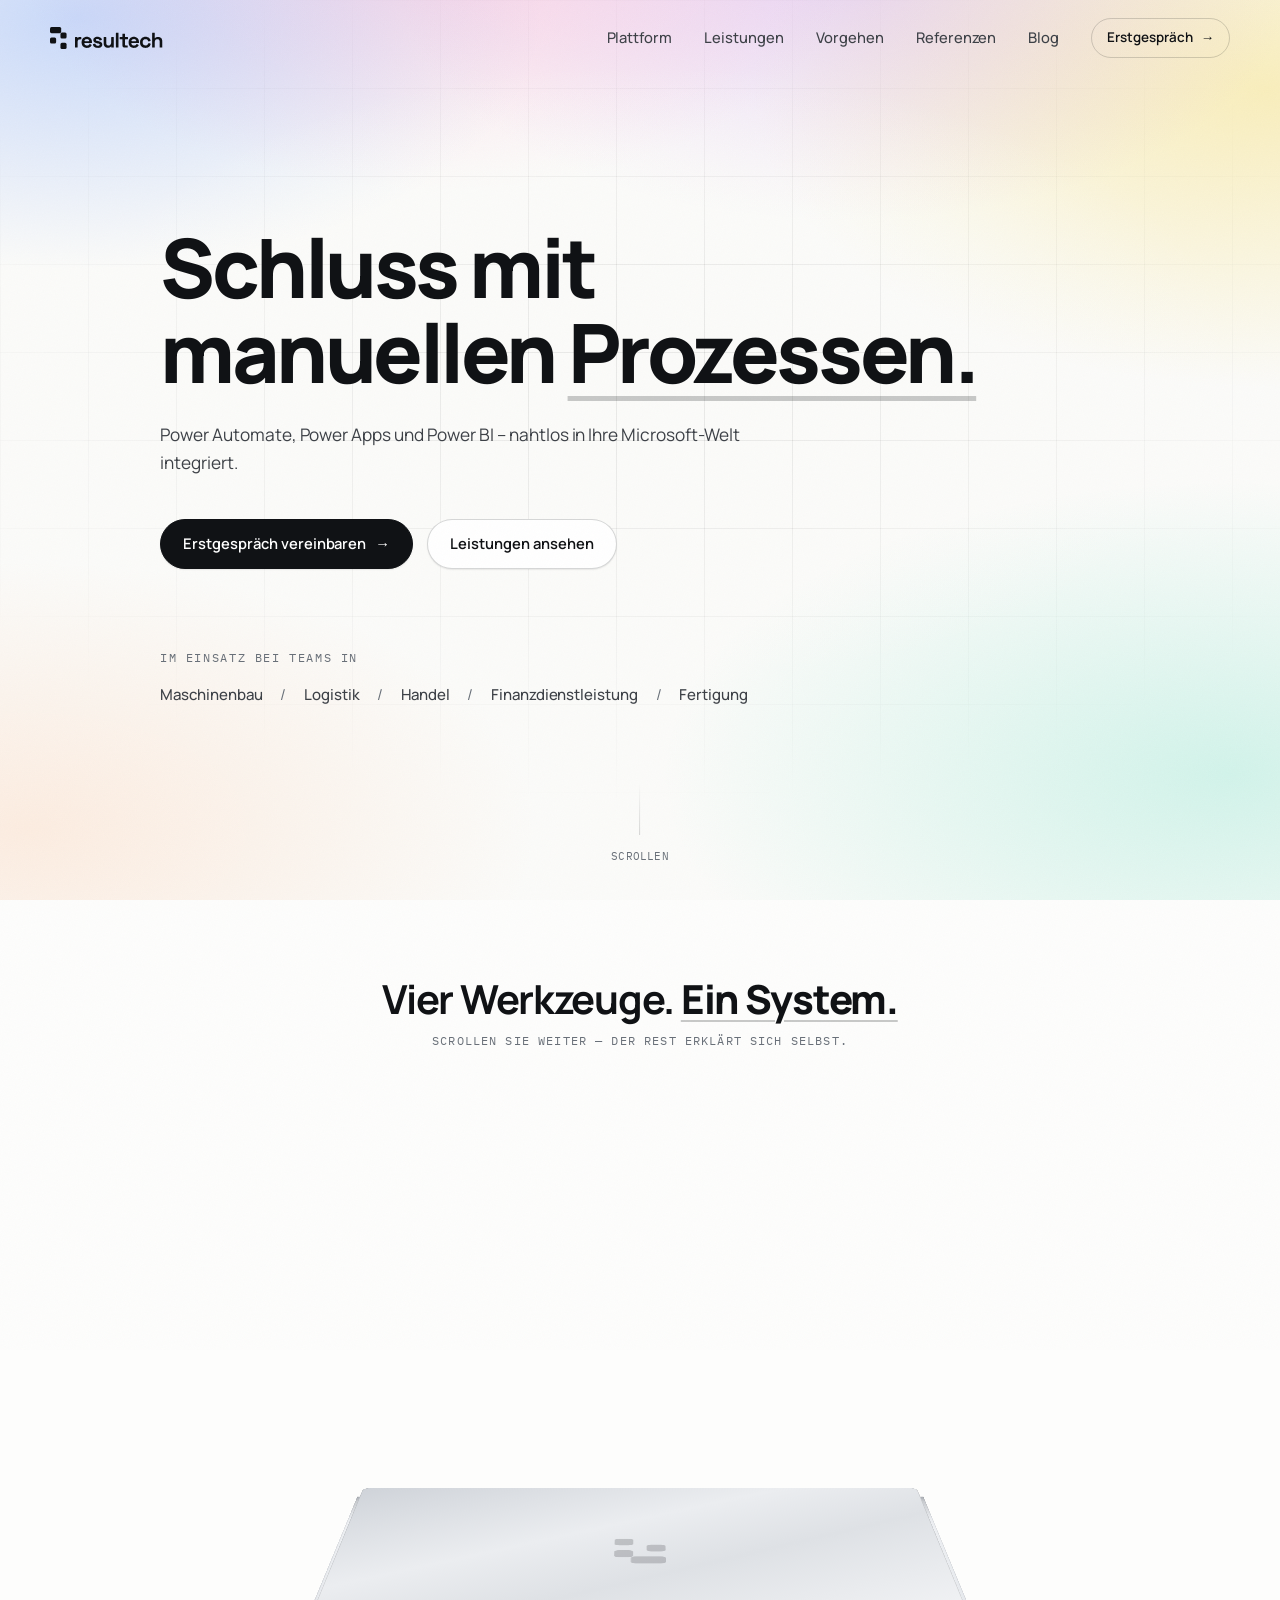
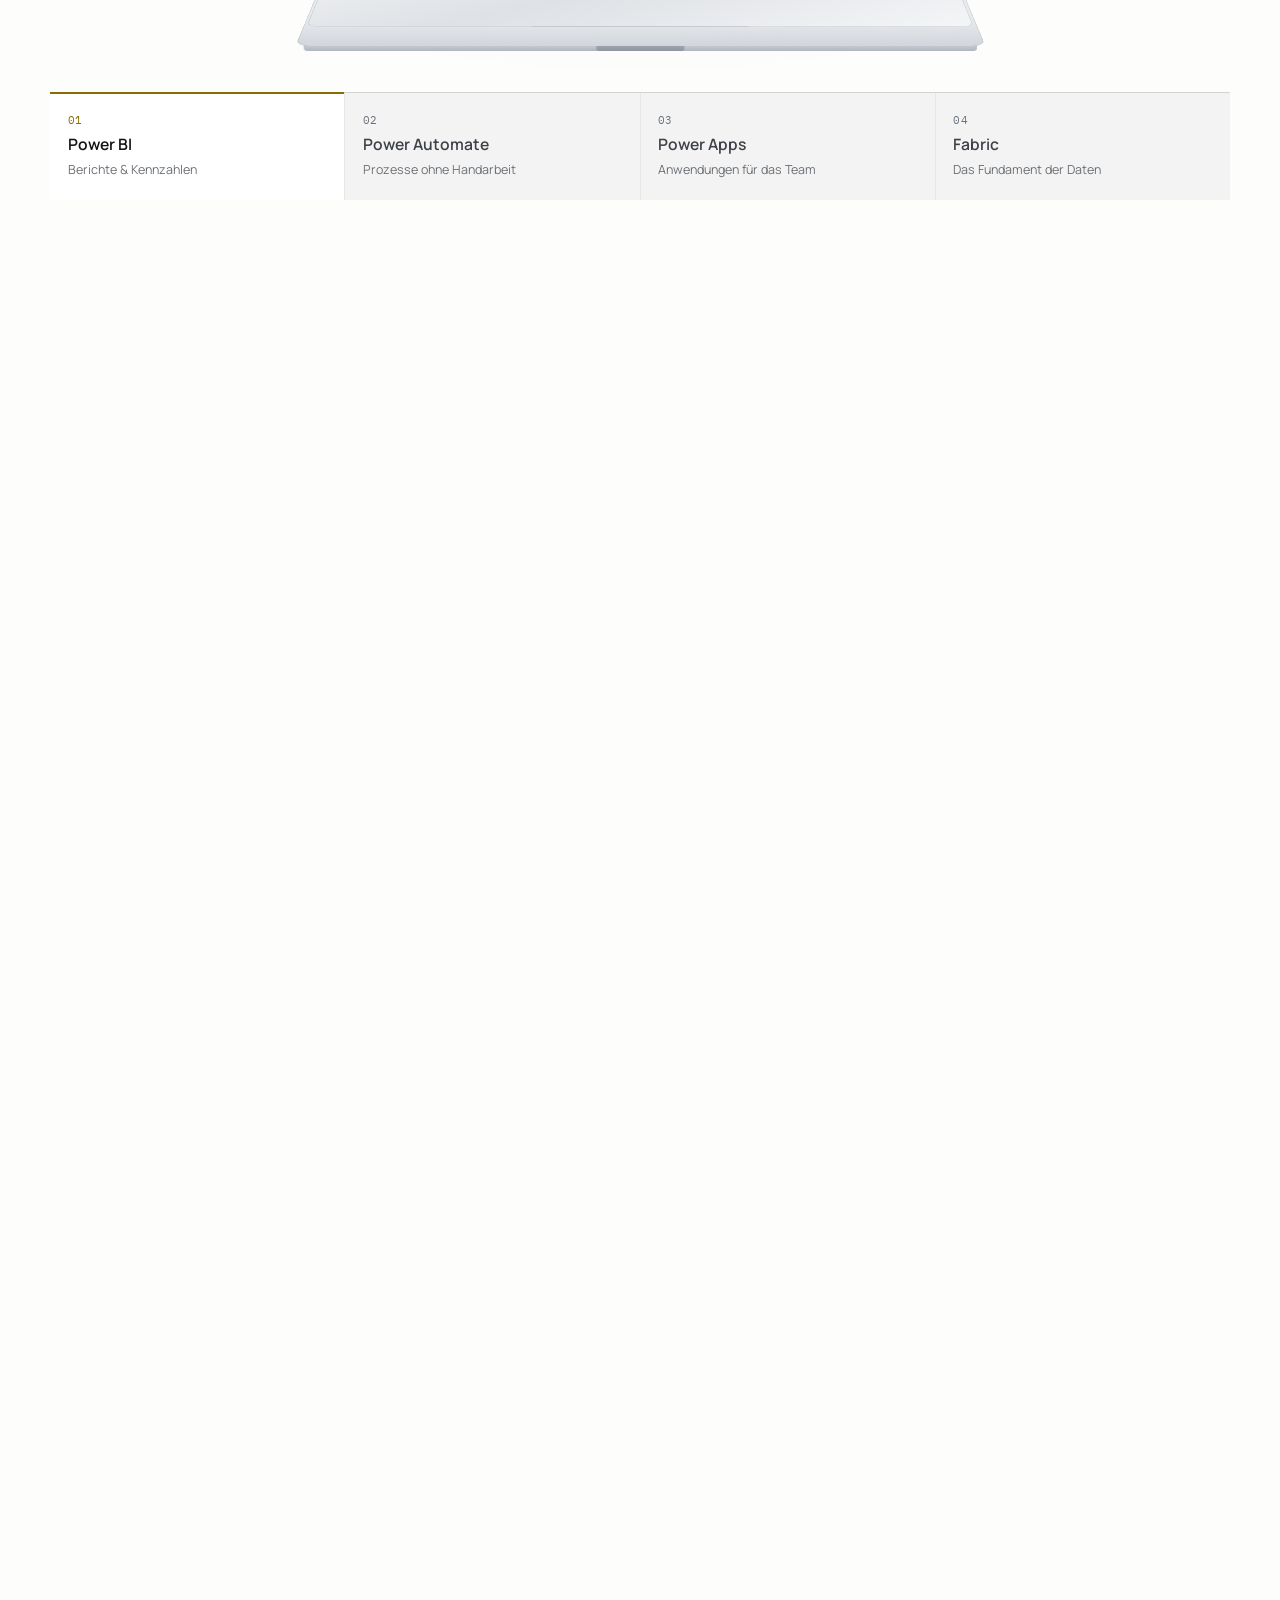
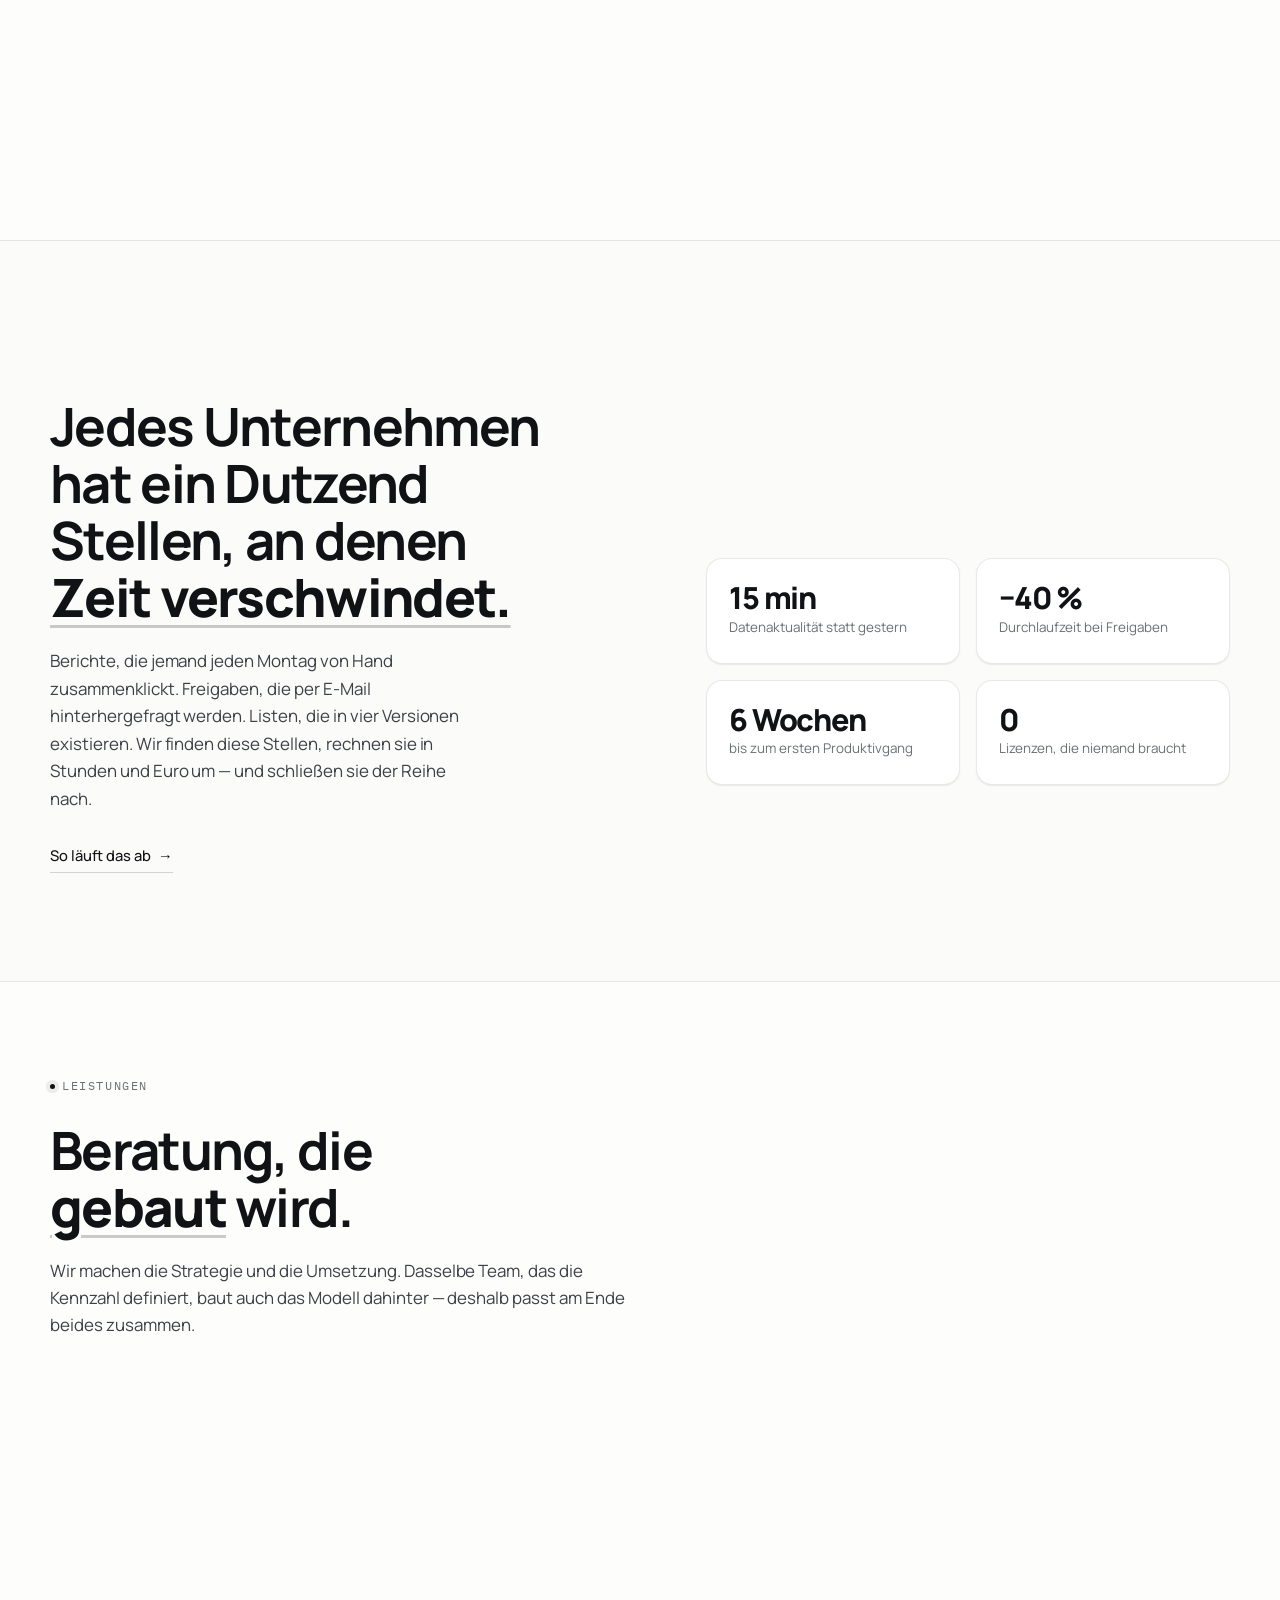
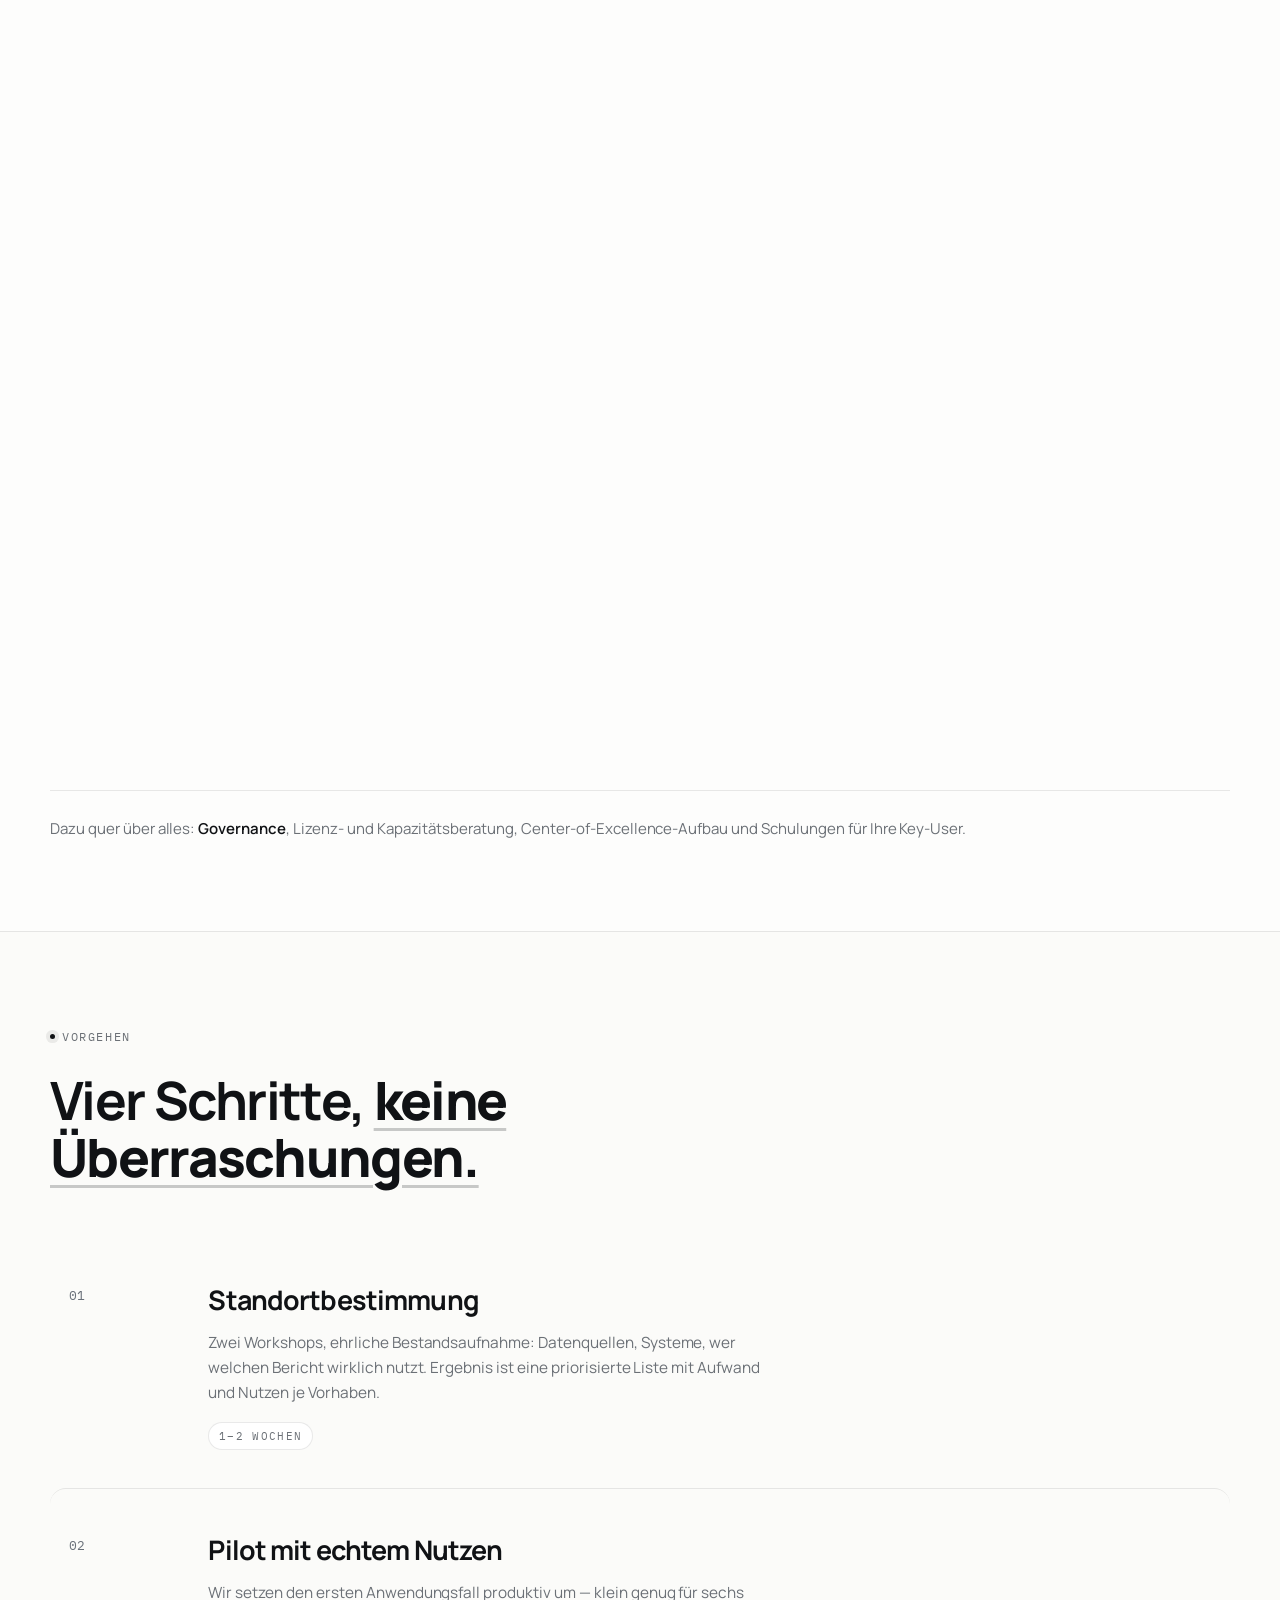
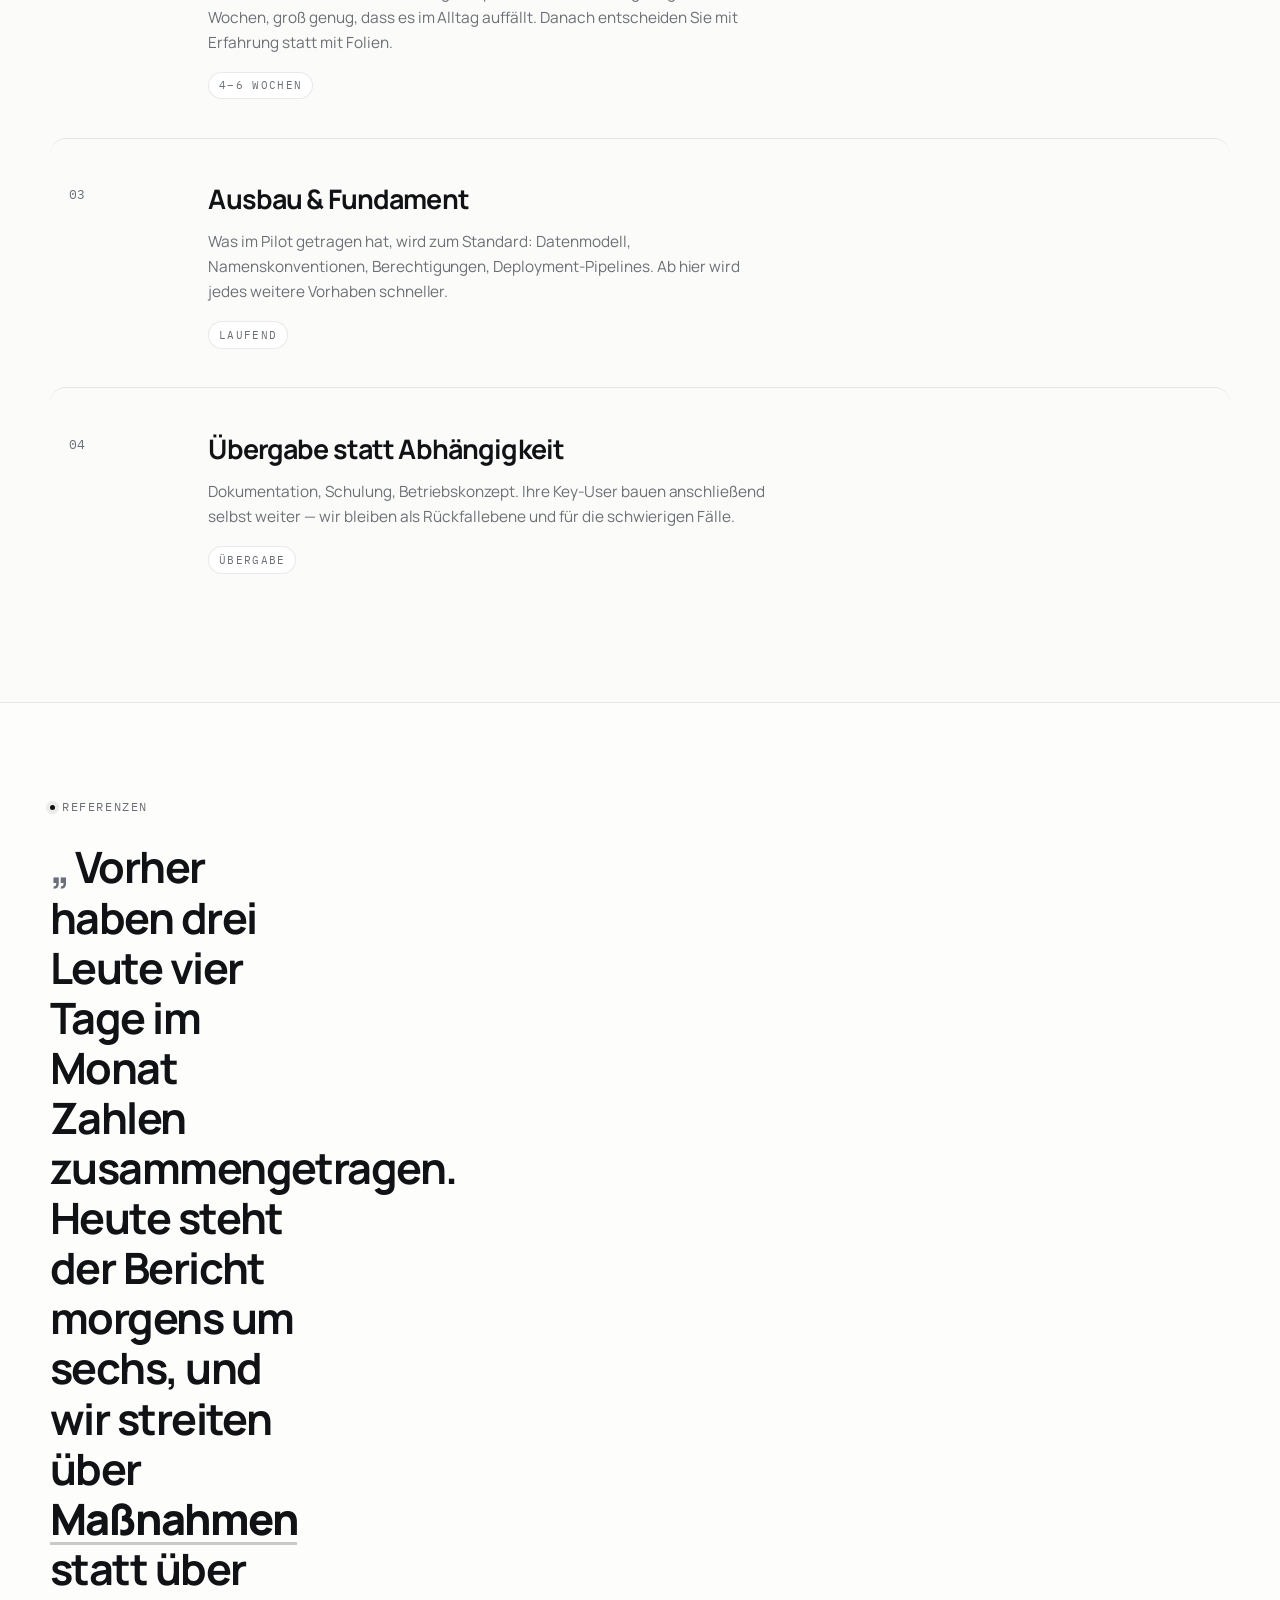
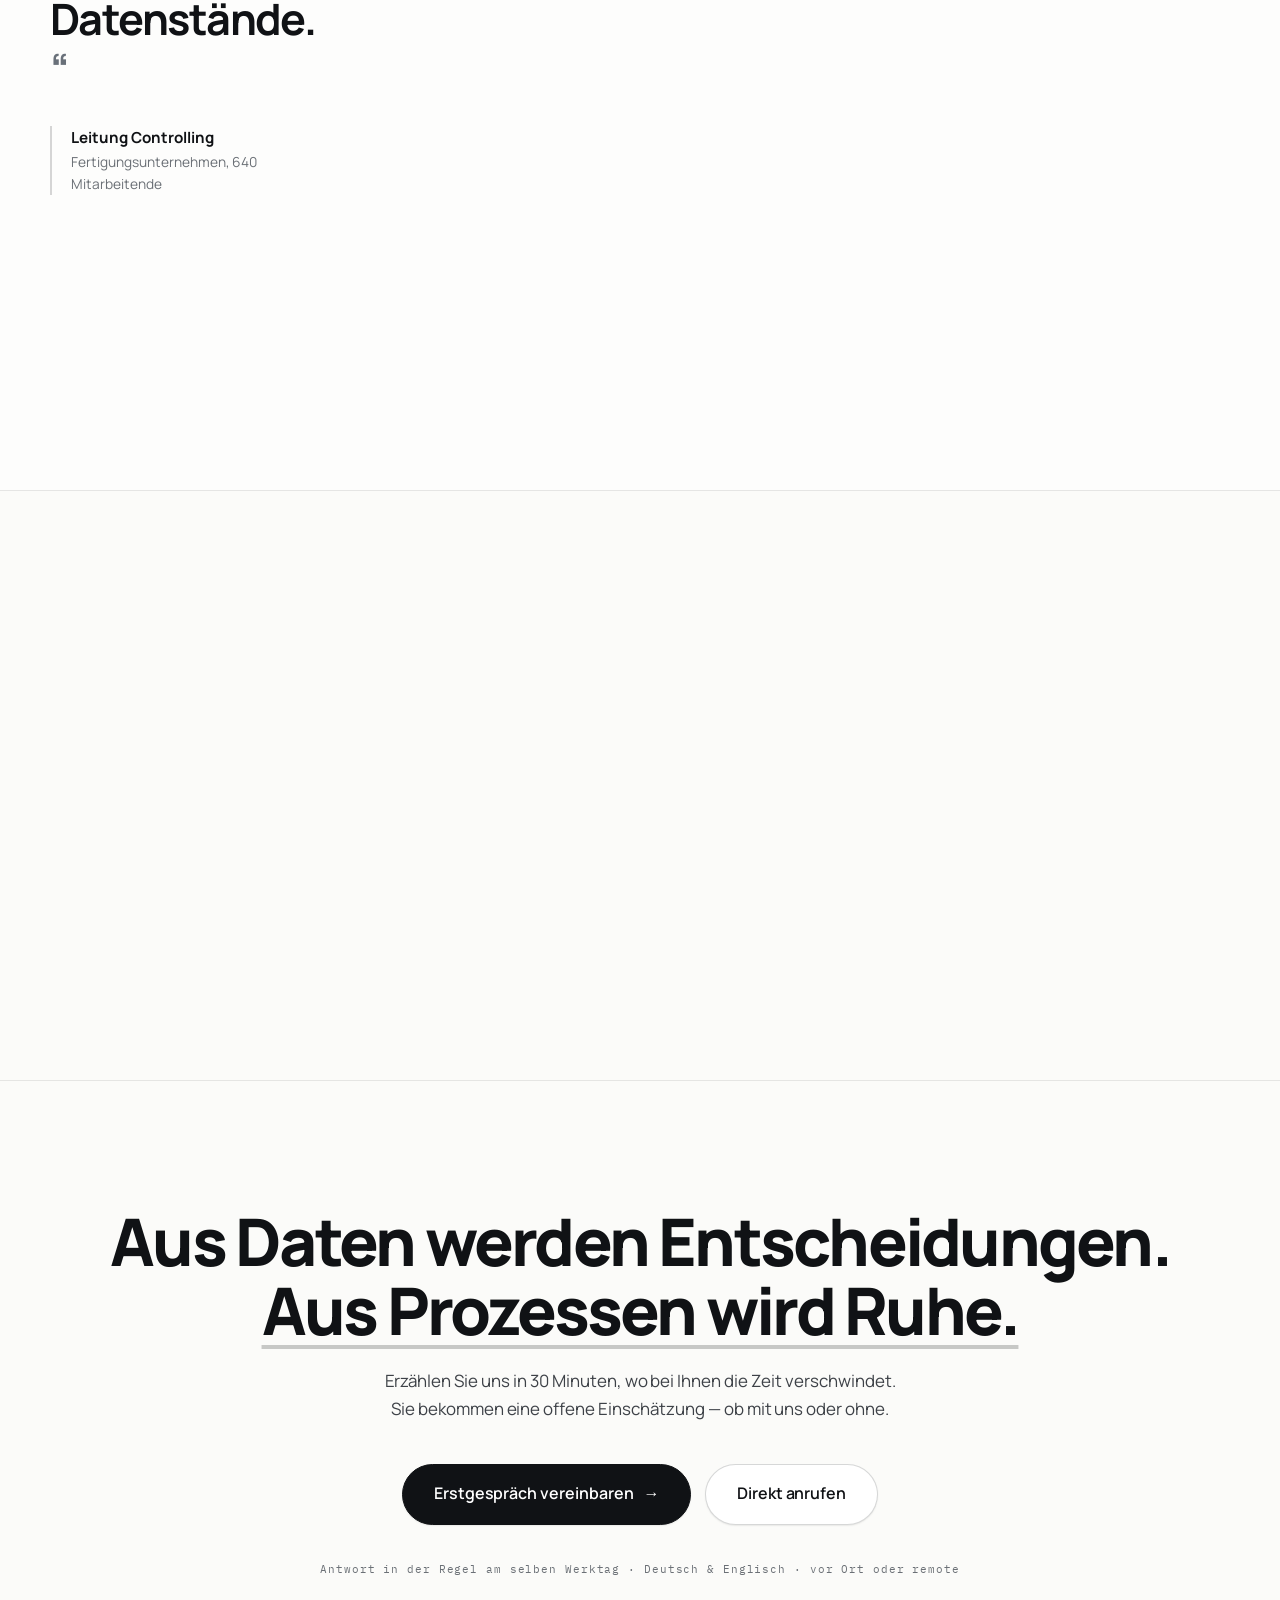
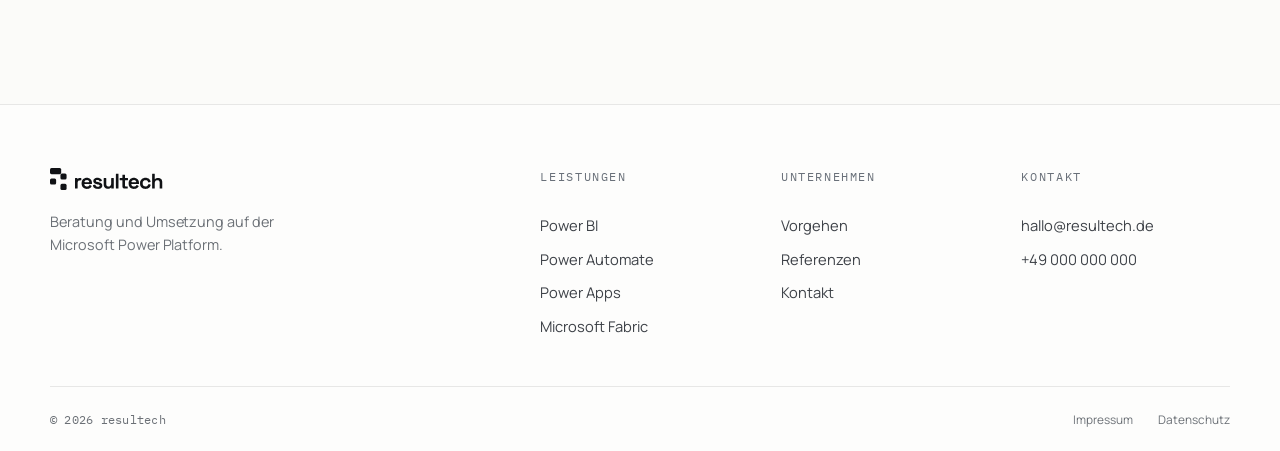
<file: index.html>
<!DOCTYPE html>
<html lang="de">
<head>
<meta charset="utf-8">
<meta name="viewport" content="width=device-width, initial-scale=1">
<title>resultech — Power Platform: Beratung und Umsetzung</title>
<meta name="description" content="Power BI, Power Automate, Power Apps und Microsoft Fabric — Beratung und Umsetzung aus einer Hand. Von der Analyse bis zum Go-live.">
<meta name="theme-color" content="#FBFBF9">

<link rel="icon" href="favicon.svg" type="image/svg+xml">
<link rel="icon" href="favicon.ico" sizes="any">
<link rel="apple-touch-icon" href="apple-touch-icon.png">

<meta property="og:type" content="website">
<meta property="og:title" content="resultech — Power Platform: Beratung und Umsetzung">
<meta property="og:description" content="Ergebnis, statt Aufwand. Power BI, Power Automate, Power Apps, Fabric.">
<meta property="og:locale" content="de_DE">

<link rel="stylesheet" href="styles.css">
</head>
<body>

<div class="grain" aria-hidden="true"></div>

<!-- ══════════ PRELOADER — Logo-Intro, nur Startseite ══════════ -->
<div class="preloader" id="preloader" aria-hidden="true">
  <div class="preloader__mark">
    <svg class="preloader__icon" viewBox="0 0 190.08 252.07" fill="currentColor" aria-hidden="true">
      <rect x="0" y="0" width="128.1" height="70.25" rx="17.36"></rect>
      <rect x="119.83" y="61.98" width="70.25" height="70.25" rx="17.36"></rect>
      <rect x="0" y="119.83" width="70.25" height="70.25" rx="17.36"></rect>
      <rect x="119.83" y="181.82" width="70.25" height="70.25" rx="17.36"></rect>
    </svg>
    <svg class="preloader__word" viewBox="0 0 1000 252.07" fill="currentColor" aria-hidden="true">
      <g transform="translate(0 66.12)"><path fill-rule="evenodd" d="M473.4 0.1C480.6 -0.3,487.8 -0.2,495 0.1C495.9 0.1,496.7 0.5,497.3 1.1C497.8 1.6,498.2 2.4,498.2 3.2C498.5 57.2,498.4 111.2,498.3 165.2C498.3 166.2,498.4 167.4,497.8 168.3C497.3 169.1,496.4 169.7,495.5 169.8C487.6 170.3,479.6 170,471.7 169.8C471 169.8,470.2 169.5,469.7 169.1C469.1 168.6,468.6 168,468.6 167.2C468.1 113.2,468.1 59.2,468.4 5.2C468.4 3.9,468.8 2.5,469.7 1.5C470.6 0.6,472 0.2,473.4 0.1ZM888.9 0.1C895.6 -0.1,902.4 -0.1,909.2 0C909.9 0,910.7 0,911.3 0.3C912.1 0.7,912.9 1.3,913.4 2C913.9 3,913.9 4.2,913.9 5.2C914.1 22.8,913.8 40.3,913.9 57.9C914 58.9,913.9 60,914.3 61C914.5 61.5,914.9 62.1,915.4 62.3C916.1 62.5,917 62.5,917.5 62C919.8 60.1,921.3 57.4,923.7 55.6C926.5 53.5,929.7 51.8,933 50.4C936.3 49.1,939.7 48.1,943.3 47.6C948 47.1,952.8 47.3,957.5 47.5C959.6 47.6,961.8 48,963.9 48.5C966 49,968.1 49.6,970.1 50.4C972.6 51.3,975.1 52.3,977.3 53.7C980.7 55.8,984 58.1,986.9 61C989.3 63.4,991.2 66.3,993 69.2C994.6 71.8,995.7 74.6,996.8 77.5C997.5 79.5,998.2 81.5,998.6 83.7C999.2 86.7,999.8 89.8,999.8 92.9C1000.2 117,1000.1 141.1,1000 165.2C1000 166.2,999.9 167.3,999.5 168.3C999.4 168.7,999 169.1,998.5 169.3C997.4 169.7,996.1 169.9,994.9 169.9C988.3 170.1,981.8 170,975.3 169.9C974.2 169.9,973.2 169.8,972.2 169.4C971.6 169.2,971 168.8,970.8 168.3C970.4 167,970.3 165.5,970.2 164.1C970 142.5,970.6 120.8,970.2 99.1C970.1 96.3,969.5 93.6,968.8 90.9C968.4 89.2,967.8 87.6,967 86C966.3 84.5,965.4 82.9,964.3 81.6C963.3 80.4,962.1 79.2,960.8 78.3C958.9 76.9,956.9 75.4,954.6 74.8C951 73.7,947.1 73.4,943.3 73.4C940.2 73.3,937 73.7,934 74.6C931.4 75.5,929 76.9,926.8 78.5C924.8 79.9,923.1 81.7,921.8 83.7C919.4 87.2,917 90.9,915.8 95C914.3 100.3,914.1 106,914 111.5C913.5 129.4,914.1 147.3,913.9 165.2C913.9 166.2,913.9 167.3,913.4 168.2C912.9 168.9,912.1 169.4,911.3 169.6C910 170,908.6 169.9,907.2 169.9C901 170,894.8 170.1,888.6 169.9C887.7 169.9,886.7 169.7,885.8 169.3C885.4 169.1,884.9 168.8,884.6 168.3C884.2 167.3,884 166.2,884 165.2C883.8 112.2,883.7 59.2,884 6.3C884 4.9,884.3 3.4,884.9 2.1C885.2 1.5,885.9 1,886.5 0.7C887.2 0.3,888.1 0.1,888.9 0.1ZM545.1 12.5C546.3 11.8,547.7 11.6,549.1 11.6C555.3 11.3,561.5 11.5,567.7 11.6C568.7 11.6,569.8 11.6,570.8 11.9C571.6 12.2,572.4 12.7,572.8 13.5C573.4 14.4,573.4 15.5,573.4 16.6C573.6 25.9,573.2 35.2,573.4 44.4C573.4 45.5,573.6 46.6,573.9 47.5C574.1 48,574.4 48.5,574.9 48.8C575.9 49.3,576.9 49.6,578 49.6C586.6 49.9,595.2 49.5,603.8 49.8C604.5 49.8,605.3 50,605.9 50.4C606.3 50.7,606.8 51.1,606.8 51.7C607.3 57.8,607.2 64.1,607.2 70.2C607.2 70.9,607.1 71.7,606.8 72.3C606.6 72.8,606.4 73.4,605.9 73.6C604.9 74.1,603.8 74.3,602.8 74.3C594.2 74.6,585.6 74.1,577 74.4C576.1 74.5,575.1 74.7,574.5 75.4C573.8 76.2,573.4 77.4,573.4 78.5C573 96.7,573.2 115,573.4 133.2C573.4 135.3,573.5 137.4,574 139.4C574.3 140.7,575 142,575.9 143C576.8 143.9,577.9 144.6,579 144.7C585.9 145.4,592.8 144.7,599.7 145.3C600.9 145.4,602.4 145.7,603.3 146.6C604 147.4,603.9 148.6,604 149.7C604.2 154.9,604.2 160,604 165.2C603.9 166.2,603.8 167.3,603.3 168.3C603 168.8,602.4 169.3,601.7 169.4C600.1 169.9,598.3 169.9,596.6 169.9C585.2 169.9,573.9 170.3,562.5 169.5C560.3 169.4,558.3 168.3,556.4 167.2C554.2 166.1,552 164.9,550.3 163.1C548.1 160.7,546.2 157.9,545.1 154.9C543.9 151.2,543.6 147.3,543.5 143.5C542.9 121.2,543.5 98.8,543 76.4C543 75.9,542.4 75.5,541.9 75.2C541.3 74.8,540.6 74.5,539.8 74.5C531.9 74.2,524 74.4,516.1 74.3C515.4 74.2,514.7 74.2,514 73.9C513.3 73.5,512.4 73.1,512.3 72.3C511.6 66.8,511.9 61.3,511.8 55.8C511.8 54.8,511.9 53.7,512.1 52.7C512.3 52.1,512.5 51.4,513 51.1C514.2 50.3,515.7 49.8,517.1 49.7C524.3 49.3,531.6 49.8,538.8 49.6C539.5 49.6,540.2 49.6,540.9 49.2C541.6 48.8,542.4 48.3,542.7 47.5C543.3 46.3,543.3 44.8,543.4 43.4C543.6 34.5,543.3 25.5,543.4 16.6C543.4 15.9,543.5 15.2,543.7 14.5C544.1 13.8,544.4 12.9,545.1 12.5ZM131.8 46.5C133.7 46.3,135.5 46,137.4 46.1C142.6 46.4,147.8 46.5,152.9 47.8C157.6 49,161.9 51.3,166.3 53.3C167.7 54,168.9 54.9,170.2 55.8C172.9 57.8,175.8 59.5,178.1 62C181.3 65.4,184 69.4,186.6 73.3C187.8 75.3,188.7 77.4,189.5 79.5C190.6 82.6,191.7 85.6,192.4 88.8C193.5 95,194.3 101.2,194.8 107.4C195.1 110.1,195.2 112.9,194.7 115.6C194.6 116.6,194 117.6,193.1 117.9C191.5 118.6,189.7 118.6,188 118.6C162.5 118.8,137 118.4,111.6 118.6C110.5 118.6,109.4 118.8,108.5 119.3C107.9 119.6,107.2 120.1,107.2 120.8C107.2 123.4,107.5 126.1,108.5 128.6C109.7 131.4,111.5 134,113.5 136.3C115.3 138.3,117.6 139.9,119.9 141.4C122.1 142.8,124.5 144.3,127.1 145.1C130.7 146.1,134.6 146.7,138.4 146.6C142.3 146.6,146.1 146.1,149.8 144.8C152.4 143.9,154.9 142.3,157 140.4C160.1 137.5,162.3 133.6,165.3 130.4C165.8 129.8,166.5 129.2,167.3 129.1C168.7 128.9,170.2 129.2,171.4 129.7C176.7 131.9,181.8 134.6,186.9 137.3C187.9 137.8,188.9 138.4,189.6 139.4C190.2 140.3,190.7 141.4,190.4 142.5C189.8 144.7,188.4 146.7,187.1 148.7C185.4 151.2,183.3 153.6,181.2 155.9C179.5 157.7,177.6 159.4,175.8 161C174.5 162.1,173.2 163.3,171.8 164.1C169 165.9,166.2 167.7,163.2 169C159.7 170.4,156.2 171.8,152.5 172.4C147.5 173.2,142.4 173.2,137.4 173.2C131.9 173.2,126.3 173.4,120.9 172.2C115.8 171.2,111.2 168.8,106.4 166.8C104.8 166.1,103.3 165.2,101.9 164.1C98.8 161.9,95.5 159.7,92.8 156.9C89.4 153.3,86.3 149.2,83.7 144.9C81.4 140.9,79.7 136.5,78.4 132.2C77.2 128.1,76.8 123.9,76.2 119.8C75.8 117.4,75.5 115,75.4 112.5C75.3 110.1,75.2 107.7,75.5 105.3C76.1 99.4,76.8 93.5,78.3 87.8C79.5 83.1,81.4 78.6,83.7 74.4C85.3 71.2,87.7 68.4,89.9 65.6C91.2 64,92.5 62.4,94.1 61.1C97.6 58.2,101.4 55.4,105.4 53.2C109.7 50.9,114.1 48.9,118.8 47.8C123 46.7,127.5 46.9,131.8 46.5ZM250.1 46.5C253.1 46.2,256.1 45.9,259.2 46C264 46.2,268.9 46.4,273.6 47.4C277.5 48.2,281.3 49.7,285 51.3C287.7 52.5,290.4 54.1,292.8 55.8C295 57.3,296.9 59.1,298.7 61C300.6 62.9,302.2 65,303.7 67.1C304.8 68.8,305.7 70.5,306.4 72.3C307 73.6,307.4 75,307.7 76.3C307.8 77.4,308.2 78.5,307.8 79.5C307.4 80.5,306.6 81.5,305.6 81.8C298.5 84.4,291.2 86.2,283.9 88.1C283.2 88.2,282.5 88,281.9 87.8C281.3 87.6,280.8 87.2,280.5 86.8C279.1 84.5,278.3 81.8,276.9 79.5C276 78.1,274.9 76.8,273.6 75.7C272 74.4,270.3 73.3,268.4 72.4C267.5 72,266.4 71.7,265.3 71.5C262.6 71.1,259.9 70.7,257.1 70.7C254 70.8,250.8 71,247.8 71.9C245.9 72.5,244.1 73.7,242.6 75.1C241.2 76.4,240.2 78.2,239.5 80C239.1 81.2,239.2 82.5,239.5 83.7C240 85.2,240.8 86.5,241.8 87.8C242.6 88.8,243.6 89.7,244.7 90.4C246.3 91.4,248 92.4,249.9 92.8C260.1 95.4,270.6 96.8,280.8 99.3C284 100.1,287.1 101.2,290.1 102.5C293.3 103.9,296.5 105.4,299.4 107.4C302 109.1,304.5 111.1,306.5 113.6C308.4 116,309.6 118.9,310.7 121.7C311.5 123.7,312 125.9,312.2 128C312.5 132.5,312.4 137,312.2 141.4C312.2 142.5,311.9 143.6,311.6 144.5C310.3 148,309.2 151.7,307.3 154.9C305.5 157.8,302.9 160.1,300.4 162.5C298.9 163.9,297.1 165.1,295.3 166.2C293.3 167.4,291.2 168.4,289.1 169.3C286.4 170.4,283.7 171.5,280.8 172C275.7 172.8,270.5 173.2,265.3 173.3C259.5 173.4,253.6 172.9,247.8 172.6C246.4 172.5,245 172.4,243.7 172C240.5 171.2,237.4 170.4,234.4 169.1C230.8 167.6,227.3 165.9,224.1 163.7C221 161.6,218.2 159.1,215.8 156.3C213.5 153.7,211.7 150.7,210 147.6C208.6 145,207.5 142.2,206.6 139.4C206.2 137.7,205.9 135.9,206.1 134.2C206.2 133.3,206.8 132.3,207.6 131.8C209.1 130.8,210.9 130.2,212.7 129.7C216.5 128.6,220.3 127.7,224.1 126.9C226.1 126.4,228.2 126,230.3 126C231.1 126,232.2 126.3,232.7 127C234.4 129.5,235 132.5,236.5 135.1C237.6 137.2,239 139.1,240.6 140.8C241.8 142.1,243.2 143.4,244.7 144.3C246.9 145.7,249.1 147,251.6 147.6C254.7 148.5,258 148.6,261.2 148.7C264.7 148.7,268.2 148.7,271.5 147.9C274.1 147.3,276.6 145.9,278.8 144.3C280.2 143.3,281.3 141.9,282 140.4C282.7 139.2,282.8 137.7,282.9 136.3C282.9 134.9,282.7 133.5,282.3 132.2C282 131.3,281.4 130.5,280.8 129.8C279.9 128.8,278.9 127.9,277.7 127.3C275.2 125.9,272.5 124.7,269.7 123.9C263.9 122.3,257.8 121.8,251.9 120.3C245.3 118.6,238.7 116.8,232.3 114.3C229.3 113.2,226.5 111.3,223.8 109.5C222 108.2,220.5 106.7,218.9 105.1C217.6 103.9,216.3 102.7,215.4 101.2C214.1 99.3,212.8 97.2,212.1 95C211.1 91.7,210.5 88.2,210 84.7C209.8 83.3,209.8 81.9,210 80.6C210.6 77.1,211.1 73.6,212.2 70.2C213 67.6,214.2 65.1,215.8 62.9C217.8 60.2,220.2 57.8,222.8 55.8C225.4 53.8,228.3 52.1,231.3 50.7C233.9 49.4,236.7 48.4,239.5 47.7C243 46.9,246.6 46.8,250.1 46.5ZM670.4 46.5C672 46.4,673.5 45.9,675 46C680.5 46.3,686.1 46.4,691.5 47.7C696.2 48.9,700.6 51.2,704.9 53.3C706.8 54.2,708.5 55.4,710.1 56.7C712.7 58.7,715.4 60.6,717.6 63C720.7 66.5,723.4 70.4,725.8 74.4C727.3 76.9,728.3 79.8,729.3 82.6C730.4 85.7,731.8 88.7,732.2 91.9C733.2 99.4,733.2 107,733.4 114.6C733.4 115.4,733.2 116.2,732.8 116.8C732.3 117.5,731.6 118.3,730.7 118.3C703.9 118.9,677.1 118.3,650.2 118.6C649.2 118.6,648.1 118.7,647.1 119.1C646.7 119.3,646.3 119.7,646.1 120.1C645.7 121,645.6 121.9,645.6 122.9C645.6 123.8,645.8 124.8,646.1 125.7C646.8 127.6,647.6 129.4,648.5 131.1C649.3 132.5,650.2 133.9,651.3 135.1C652.5 136.6,653.8 138.1,655.4 139.2C658.6 141.5,662 143.8,665.7 145.1C669.3 146.3,673.2 146.7,677.1 146.7C680.9 146.6,684.8 146,688.4 144.8C691.1 143.9,693.4 142.2,695.6 140.6C697.2 139.4,698.5 137.8,699.7 136.3C701.2 134.4,702.2 132,703.9 130.2C704.7 129.4,705.9 129.1,707 129C708 128.9,709.1 129.3,710.1 129.7C713.6 131.2,717 133,720.4 134.7C723.1 136.2,726 137.4,728.3 139.4C729.1 140.1,729.5 141.4,729.3 142.5C728.9 144.3,727.6 145.8,726.6 147.3C724.8 149.9,723 152.5,721 154.9C719.4 156.7,717.5 158.4,715.7 160C714.2 161.3,712.7 162.6,711.1 163.7C708.1 165.6,705.1 167.5,701.8 168.9C698.5 170.4,695.1 171.8,691.5 172.4C686.1 173.2,680.5 173.2,675 173.2C670.2 173.2,665.3 173.4,660.6 172.3C654.7 171,649.1 169,643.8 166.2C639.3 163.9,635.3 160.7,631.7 157.2C628.8 154.5,626.7 151.1,624.4 147.9C623.4 146.5,622.4 145.1,621.8 143.5C619.6 138.4,617.2 133.4,616.1 128C614.8 121.9,614.7 115.7,614.7 109.5C614.7 103.6,614.9 97.7,616 91.9C617.1 86.6,619.4 81.5,621.4 76.4C622 75,622.8 73.6,623.8 72.3C626.2 68.8,628.5 65,631.6 62C635 58.7,638.9 55.9,643 53.7C647.9 51.1,653.1 49,658.5 47.6C662.4 46.6,666.5 46.9,670.4 46.5ZM803.4 46.5C805.3 46.3,807.2 45.9,809.1 46C814.7 46.4,820.2 46.7,825.7 47.8C829.2 48.5,832.7 49.9,836 51.5C839.9 53.3,843.7 55.6,847.3 58C849 59.1,850.4 60.5,851.8 62C853.6 63.9,855.5 65.9,857 68.2C859.2 71.5,861.2 74.9,862.9 78.5C864.3 81.5,865.2 84.6,866 87.8C866.4 89.1,866.4 90.5,866.3 91.9C866.3 92.3,866.2 92.7,865.9 92.9C865.3 93.6,864.7 94.3,863.8 94.5C858.4 96.1,852.9 97.3,847.3 98.3C844.9 98.7,842.5 98.9,840.1 98.6C839.3 98.5,838.4 97.8,838 97.1C836.7 94.5,836.2 91.5,835 88.8C834.2 87,833.1 85.3,831.9 83.7C831 82.4,829.9 81.2,828.8 80.2C827.5 79,826.1 78,824.6 77.2C823 76.2,821.3 75.1,819.5 74.6C815.8 73.7,811.9 73,808.1 73C804.6 73,801.2 73.7,797.8 74.5C795.5 75.2,793.3 76.2,791.2 77.5C789.1 78.7,787.1 80.2,785.4 82C783.1 84.4,781 87,779.4 89.8C778.2 92.1,777.4 94.6,776.8 97.1C776.2 100.5,775.8 103.9,775.9 107.4C775.9 112.6,776.2 117.8,777 122.9C777.4 125.4,778.3 127.9,779.6 130.1C780.8 132.4,782.6 134.3,784.4 136.2C786.3 138.1,788.3 139.9,790.5 141.4C792.5 142.7,794.5 143.9,796.8 144.4C800.5 145.4,804.3 146,808.1 146.1C811.6 146.2,815 145.6,818.4 145.1C819.5 144.9,820.6 144.5,821.5 143.9C824.4 142.2,827.5 140.6,829.9 138.3C832.1 136.3,833.9 133.8,835.3 131.1C836.9 128.2,837.4 124.8,839 121.8C839.4 121.1,840.3 120.4,841.1 120.3C843.9 120.2,846.7 120.8,849.4 121.3C853.6 122.1,857.7 123.2,861.8 124.3C862.8 124.6,863.9 125,864.9 125.5C865.6 126,866.4 126.5,866.9 127.3C867.3 127.8,867.4 128.5,867.3 129.1C867 130.8,866.5 132.5,865.9 134.2C865 136.7,864.1 139.1,862.9 141.4C861.2 144.6,859.4 147.8,857.4 150.7C855.8 152.9,854 154.9,852.2 156.9C851 158.2,849.8 159.5,848.4 160.6C845.4 162.8,842.3 164.9,839.1 166.7C837.2 167.8,835.2 168.6,833.2 169.3C830.1 170.5,826.9 171.8,823.6 172.4C818.5 173.1,813.3 173.2,808.1 173.2C802.9 173.2,797.7 173.1,792.6 172.4C789.3 171.8,786.1 170.5,783 169.3C780.5 168.4,777.9 167.6,775.7 166.2C771.5 163.7,767.3 161.1,763.7 157.8C760.5 154.8,758 151.1,755.3 147.6C754.2 146.1,753.1 144.5,752.4 142.8C750.3 138,747.9 133.2,746.8 128C745.5 122,745.4 115.7,745.4 109.5C745.4 103.6,745.8 97.7,746.8 91.9C747.2 89.1,748.3 86.3,749.4 83.7C750.9 80,752.3 76.3,754.5 73C757.1 68.9,760.1 64.9,763.7 61.5C767.1 58.4,771 55.8,775.1 53.7C780 51.2,785.2 49.1,790.6 47.7C794.7 46.6,799.1 46.9,803.4 46.5ZM51.5 49.6C53.3 49.4,55.1 49,56.9 48.9C60.3 48.8,63.8 48.8,67.2 48.9C67.9 48.9,68.6 49,69.3 49.2C70 49.4,70.9 49.7,71.4 50.3C72 51.3,72.3 52.6,72.4 53.7C72.7 59.2,72.6 64.7,72.4 70.2C72.4 71.3,72.3 72.4,71.9 73.3C71.6 74,71 74.6,70.3 75C69.7 75.3,69 75.5,68.3 75.6C64.8 75.8,61.4 75.5,57.9 75.8C53.8 76.1,49.7 76.4,45.7 77.5C43.4 78.1,41.3 79.5,39.4 80.9C37.9 81.9,36.7 83.3,35.7 84.7C34.3 86.6,32.7 88.6,32 90.9C30.9 94.9,30.4 99.1,30.3 103.3C29.8 124.6,30.7 145.9,30.1 167.2C30.1 168.1,29.2 168.8,28.5 169.3C27.8 169.8,26.8 169.9,26 169.9C18 169.9,10.1 169.9,2.2 169.4C1.6 169.4,1 168.8,0.7 168.3C0.2 167.3,0 166.2,0 165.2C-0.2 129.1,-0.1 92.9,0 56.8C0 55.4,0 54,0.5 52.7C0.7 51.9,1.3 51.1,1.9 50.6C2.6 50.1,3.5 49.8,4.3 49.8C11.8 49.6,19.4 49.4,27 49.9C27.9 50,28.8 50.8,29 51.6C29.8 53.9,29.3 56.5,29.8 58.9C30 59.6,30.4 60.4,31.1 60.6C31.9 60.7,32.6 60.1,33.2 59.5C34.4 58.4,35.1 56.8,36.3 55.6C37.5 54.5,38.9 53.6,40.4 52.7C42 51.8,43.7 50.9,45.6 50.4C47.5 49.8,49.5 49.9,51.5 49.6ZM330 50.6C330.8 49.7,332.3 49.7,333.5 49.7C340 49.4,346.5 49.6,353.1 49.7C354.1 49.7,355.2 49.7,356.2 50C356.9 50.4,357.7 50.9,358.1 51.7C358.6 52.6,358.6 53.7,358.6 54.8C358.7 76.1,358.3 97.4,358.6 118.7C358.7 122.2,358.7 125.8,359.7 129.1C360.8 132.4,362.8 135.5,364.8 138.3C365.7 139.7,367.2 140.6,368.5 141.4C370.5 142.7,372.4 144.3,374.7 144.9C378.1 145.8,381.6 145.9,385 145.9C388.2 145.9,391.4 145.8,394.3 144.8C397.3 143.9,400 142.2,402.4 140.4C404.3 139,406 137.2,407.3 135.3C409.6 131.7,412 128,413 123.9C414.4 118.6,414.4 112.9,414.5 107.4C414.9 90.5,414.2 73.7,414.5 56.8C414.6 55.1,414.7 53.2,415.5 51.7C416 50.8,417.1 50.3,418.1 50C419 49.6,420.1 49.7,421.2 49.7C427.4 49.6,433.5 49.4,439.7 49.7C440.9 49.7,442.1 50,443.1 50.6C443.8 51.1,444.1 51.9,444.3 52.7C444.5 53.4,444.5 54.1,444.5 54.8C444.5 91.6,444.7 128.4,444.5 165.2C444.5 166.2,444.3 167.3,443.9 168.3C443.7 168.7,443.3 169.1,442.8 169.3C441.8 169.7,440.8 169.9,439.7 169.9C432.5 170,425.2 170.4,418.1 169.6C417 169.5,416 168.3,415.7 167.2C414.9 163.9,415.5 160.3,415 156.9C414.9 156.4,414.4 156,413.9 155.8C413.6 155.6,413.2 155.6,412.9 155.9C409.3 158.9,406.3 162.7,402.6 165.5C400.3 167.2,397.7 168.4,395.1 169.3C391.1 170.6,387.1 171.5,383 172C379.2 172.5,375.4 172.6,371.6 172.2C367.4 171.8,363.3 170.8,359.2 169.6C356.7 168.9,354.2 168,352 166.6C348.3 164.2,344.8 161.5,341.7 158.3C339 155.4,336.9 152,334.9 148.7C333.7 146.7,333 144.6,332.3 142.5C331.1 139.1,329.5 135.7,329.3 132.2C328.3 106.4,328.7 80.6,328.9 54.8C328.9 53.3,329 51.7,330 50.6ZM131.2 73.2C128.4 73.7,125.6 74.1,122.9 75.1C121.1 75.7,119.4 76.9,117.8 78C116.7 78.7,115.5 79.5,114.7 80.5C112.4 83.5,110.4 86.6,108.7 89.8C108.2 90.8,108.1 91.9,108.2 92.9C108.3 93.7,108.5 94.7,109.2 95C110.5 95.7,112.1 95.8,113.7 95.8C128.1 96,142.6 95.8,157 95.8C158 95.8,159.1 95.9,160.1 95.6C160.9 95.4,161.7 95.2,162.2 94.5C162.7 93.8,162.8 92.8,162.7 91.9C162.6 90.5,162.5 89,161.8 87.8C160.3 85.2,158.4 82.8,156.5 80.6C155.4 79.4,154.2 78.4,152.9 77.5C151.6 76.6,150.2 75.8,148.7 75.1C147.8 74.7,146.7 74.4,145.6 74.1C142.6 73.5,139.5 72.8,136.4 72.6C134.6 72.4,132.9 72.9,131.2 73.2ZM669.8 73.2C667.4 73.7,664.9 74,662.6 74.8C660.8 75.4,659.2 76.4,657.6 77.5C656.4 78.2,655.3 79,654.4 80C652.4 82.1,650.3 84.2,648.8 86.8C647.7 88.6,647.1 90.8,646.8 92.9C646.7 93.7,646.9 94.7,647.6 95C649 95.7,650.7 95.8,652.3 95.8C667.1 96,681.9 95.9,696.7 95.8C697.7 95.8,698.8 95.9,699.8 95.5C700.5 95.3,701.3 94.7,701.6 94C701.9 93,701.6 91.9,701.4 90.9C701 89.3,700.5 87.7,699.8 86.3C698.8 84.6,697.6 83,696.3 81.6C695.2 80.3,693.9 79.1,692.5 78.1C690.9 76.9,689.2 76,687.4 75.1C686.4 74.7,685.3 74.4,684.3 74.1C681.2 73.5,678.1 72.8,675 72.6C673.3 72.4,671.5 72.9,669.8 73.2Z"></path></g>
    </svg>
  </div>
</div>

<!-- ══════════ NAV ══════════ -->
<header class="nav" id="nav">
  <div class="nav__inner">
    <a class="logo" href="#top" aria-label="resultech — Startseite">
      <span class="logo__lockup" aria-hidden="true">
        <svg class="logo__icon" viewBox="0 0 190.08 252.07" fill="currentColor" aria-hidden="true"><rect x="0" y="0" width="128.1" height="70.25" rx="17.36"></rect><rect x="119.83" y="61.98" width="70.25" height="70.25" rx="17.36"></rect><rect x="0" y="119.83" width="70.25" height="70.25" rx="17.36"></rect><rect x="119.83" y="181.82" width="70.25" height="70.25" rx="17.36"></rect></svg>
        <svg class="logo__word" viewBox="0 0 1000 252.07" fill="currentColor" aria-hidden="true"><g transform="translate(0 66.12)"><path fill-rule="evenodd" d="M473.4 0.1C480.6 -0.3,487.8 -0.2,495 0.1C495.9 0.1,496.7 0.5,497.3 1.1C497.8 1.6,498.2 2.4,498.2 3.2C498.5 57.2,498.4 111.2,498.3 165.2C498.3 166.2,498.4 167.4,497.8 168.3C497.3 169.1,496.4 169.7,495.5 169.8C487.6 170.3,479.6 170,471.7 169.8C471 169.8,470.2 169.5,469.7 169.1C469.1 168.6,468.6 168,468.6 167.2C468.1 113.2,468.1 59.2,468.4 5.2C468.4 3.9,468.8 2.5,469.7 1.5C470.6 0.6,472 0.2,473.4 0.1ZM888.9 0.1C895.6 -0.1,902.4 -0.1,909.2 0C909.9 0,910.7 0,911.3 0.3C912.1 0.7,912.9 1.3,913.4 2C913.9 3,913.9 4.2,913.9 5.2C914.1 22.8,913.8 40.3,913.9 57.9C914 58.9,913.9 60,914.3 61C914.5 61.5,914.9 62.1,915.4 62.3C916.1 62.5,917 62.5,917.5 62C919.8 60.1,921.3 57.4,923.7 55.6C926.5 53.5,929.7 51.8,933 50.4C936.3 49.1,939.7 48.1,943.3 47.6C948 47.1,952.8 47.3,957.5 47.5C959.6 47.6,961.8 48,963.9 48.5C966 49,968.1 49.6,970.1 50.4C972.6 51.3,975.1 52.3,977.3 53.7C980.7 55.8,984 58.1,986.9 61C989.3 63.4,991.2 66.3,993 69.2C994.6 71.8,995.7 74.6,996.8 77.5C997.5 79.5,998.2 81.5,998.6 83.7C999.2 86.7,999.8 89.8,999.8 92.9C1000.2 117,1000.1 141.1,1000 165.2C1000 166.2,999.9 167.3,999.5 168.3C999.4 168.7,999 169.1,998.5 169.3C997.4 169.7,996.1 169.9,994.9 169.9C988.3 170.1,981.8 170,975.3 169.9C974.2 169.9,973.2 169.8,972.2 169.4C971.6 169.2,971 168.8,970.8 168.3C970.4 167,970.3 165.5,970.2 164.1C970 142.5,970.6 120.8,970.2 99.1C970.1 96.3,969.5 93.6,968.8 90.9C968.4 89.2,967.8 87.6,967 86C966.3 84.5,965.4 82.9,964.3 81.6C963.3 80.4,962.1 79.2,960.8 78.3C958.9 76.9,956.9 75.4,954.6 74.8C951 73.7,947.1 73.4,943.3 73.4C940.2 73.3,937 73.7,934 74.6C931.4 75.5,929 76.9,926.8 78.5C924.8 79.9,923.1 81.7,921.8 83.7C919.4 87.2,917 90.9,915.8 95C914.3 100.3,914.1 106,914 111.5C913.5 129.4,914.1 147.3,913.9 165.2C913.9 166.2,913.9 167.3,913.4 168.2C912.9 168.9,912.1 169.4,911.3 169.6C910 170,908.6 169.9,907.2 169.9C901 170,894.8 170.1,888.6 169.9C887.7 169.9,886.7 169.7,885.8 169.3C885.4 169.1,884.9 168.8,884.6 168.3C884.2 167.3,884 166.2,884 165.2C883.8 112.2,883.7 59.2,884 6.3C884 4.9,884.3 3.4,884.9 2.1C885.2 1.5,885.9 1,886.5 0.7C887.2 0.3,888.1 0.1,888.9 0.1ZM545.1 12.5C546.3 11.8,547.7 11.6,549.1 11.6C555.3 11.3,561.5 11.5,567.7 11.6C568.7 11.6,569.8 11.6,570.8 11.9C571.6 12.2,572.4 12.7,572.8 13.5C573.4 14.4,573.4 15.5,573.4 16.6C573.6 25.9,573.2 35.2,573.4 44.4C573.4 45.5,573.6 46.6,573.9 47.5C574.1 48,574.4 48.5,574.9 48.8C575.9 49.3,576.9 49.6,578 49.6C586.6 49.9,595.2 49.5,603.8 49.8C604.5 49.8,605.3 50,605.9 50.4C606.3 50.7,606.8 51.1,606.8 51.7C607.3 57.8,607.2 64.1,607.2 70.2C607.2 70.9,607.1 71.7,606.8 72.3C606.6 72.8,606.4 73.4,605.9 73.6C604.9 74.1,603.8 74.3,602.8 74.3C594.2 74.6,585.6 74.1,577 74.4C576.1 74.5,575.1 74.7,574.5 75.4C573.8 76.2,573.4 77.4,573.4 78.5C573 96.7,573.2 115,573.4 133.2C573.4 135.3,573.5 137.4,574 139.4C574.3 140.7,575 142,575.9 143C576.8 143.9,577.9 144.6,579 144.7C585.9 145.4,592.8 144.7,599.7 145.3C600.9 145.4,602.4 145.7,603.3 146.6C604 147.4,603.9 148.6,604 149.7C604.2 154.9,604.2 160,604 165.2C603.9 166.2,603.8 167.3,603.3 168.3C603 168.8,602.4 169.3,601.7 169.4C600.1 169.9,598.3 169.9,596.6 169.9C585.2 169.9,573.9 170.3,562.5 169.5C560.3 169.4,558.3 168.3,556.4 167.2C554.2 166.1,552 164.9,550.3 163.1C548.1 160.7,546.2 157.9,545.1 154.9C543.9 151.2,543.6 147.3,543.5 143.5C542.9 121.2,543.5 98.8,543 76.4C543 75.9,542.4 75.5,541.9 75.2C541.3 74.8,540.6 74.5,539.8 74.5C531.9 74.2,524 74.4,516.1 74.3C515.4 74.2,514.7 74.2,514 73.9C513.3 73.5,512.4 73.1,512.3 72.3C511.6 66.8,511.9 61.3,511.8 55.8C511.8 54.8,511.9 53.7,512.1 52.7C512.3 52.1,512.5 51.4,513 51.1C514.2 50.3,515.7 49.8,517.1 49.7C524.3 49.3,531.6 49.8,538.8 49.6C539.5 49.6,540.2 49.6,540.9 49.2C541.6 48.8,542.4 48.3,542.7 47.5C543.3 46.3,543.3 44.8,543.4 43.4C543.6 34.5,543.3 25.5,543.4 16.6C543.4 15.9,543.5 15.2,543.7 14.5C544.1 13.8,544.4 12.9,545.1 12.5ZM131.8 46.5C133.7 46.3,135.5 46,137.4 46.1C142.6 46.4,147.8 46.5,152.9 47.8C157.6 49,161.9 51.3,166.3 53.3C167.7 54,168.9 54.9,170.2 55.8C172.9 57.8,175.8 59.5,178.1 62C181.3 65.4,184 69.4,186.6 73.3C187.8 75.3,188.7 77.4,189.5 79.5C190.6 82.6,191.7 85.6,192.4 88.8C193.5 95,194.3 101.2,194.8 107.4C195.1 110.1,195.2 112.9,194.7 115.6C194.6 116.6,194 117.6,193.1 117.9C191.5 118.6,189.7 118.6,188 118.6C162.5 118.8,137 118.4,111.6 118.6C110.5 118.6,109.4 118.8,108.5 119.3C107.9 119.6,107.2 120.1,107.2 120.8C107.2 123.4,107.5 126.1,108.5 128.6C109.7 131.4,111.5 134,113.5 136.3C115.3 138.3,117.6 139.9,119.9 141.4C122.1 142.8,124.5 144.3,127.1 145.1C130.7 146.1,134.6 146.7,138.4 146.6C142.3 146.6,146.1 146.1,149.8 144.8C152.4 143.9,154.9 142.3,157 140.4C160.1 137.5,162.3 133.6,165.3 130.4C165.8 129.8,166.5 129.2,167.3 129.1C168.7 128.9,170.2 129.2,171.4 129.7C176.7 131.9,181.8 134.6,186.9 137.3C187.9 137.8,188.9 138.4,189.6 139.4C190.2 140.3,190.7 141.4,190.4 142.5C189.8 144.7,188.4 146.7,187.1 148.7C185.4 151.2,183.3 153.6,181.2 155.9C179.5 157.7,177.6 159.4,175.8 161C174.5 162.1,173.2 163.3,171.8 164.1C169 165.9,166.2 167.7,163.2 169C159.7 170.4,156.2 171.8,152.5 172.4C147.5 173.2,142.4 173.2,137.4 173.2C131.9 173.2,126.3 173.4,120.9 172.2C115.8 171.2,111.2 168.8,106.4 166.8C104.8 166.1,103.3 165.2,101.9 164.1C98.8 161.9,95.5 159.7,92.8 156.9C89.4 153.3,86.3 149.2,83.7 144.9C81.4 140.9,79.7 136.5,78.4 132.2C77.2 128.1,76.8 123.9,76.2 119.8C75.8 117.4,75.5 115,75.4 112.5C75.3 110.1,75.2 107.7,75.5 105.3C76.1 99.4,76.8 93.5,78.3 87.8C79.5 83.1,81.4 78.6,83.7 74.4C85.3 71.2,87.7 68.4,89.9 65.6C91.2 64,92.5 62.4,94.1 61.1C97.6 58.2,101.4 55.4,105.4 53.2C109.7 50.9,114.1 48.9,118.8 47.8C123 46.7,127.5 46.9,131.8 46.5ZM250.1 46.5C253.1 46.2,256.1 45.9,259.2 46C264 46.2,268.9 46.4,273.6 47.4C277.5 48.2,281.3 49.7,285 51.3C287.7 52.5,290.4 54.1,292.8 55.8C295 57.3,296.9 59.1,298.7 61C300.6 62.9,302.2 65,303.7 67.1C304.8 68.8,305.7 70.5,306.4 72.3C307 73.6,307.4 75,307.7 76.3C307.8 77.4,308.2 78.5,307.8 79.5C307.4 80.5,306.6 81.5,305.6 81.8C298.5 84.4,291.2 86.2,283.9 88.1C283.2 88.2,282.5 88,281.9 87.8C281.3 87.6,280.8 87.2,280.5 86.8C279.1 84.5,278.3 81.8,276.9 79.5C276 78.1,274.9 76.8,273.6 75.7C272 74.4,270.3 73.3,268.4 72.4C267.5 72,266.4 71.7,265.3 71.5C262.6 71.1,259.9 70.7,257.1 70.7C254 70.8,250.8 71,247.8 71.9C245.9 72.5,244.1 73.7,242.6 75.1C241.2 76.4,240.2 78.2,239.5 80C239.1 81.2,239.2 82.5,239.5 83.7C240 85.2,240.8 86.5,241.8 87.8C242.6 88.8,243.6 89.7,244.7 90.4C246.3 91.4,248 92.4,249.9 92.8C260.1 95.4,270.6 96.8,280.8 99.3C284 100.1,287.1 101.2,290.1 102.5C293.3 103.9,296.5 105.4,299.4 107.4C302 109.1,304.5 111.1,306.5 113.6C308.4 116,309.6 118.9,310.7 121.7C311.5 123.7,312 125.9,312.2 128C312.5 132.5,312.4 137,312.2 141.4C312.2 142.5,311.9 143.6,311.6 144.5C310.3 148,309.2 151.7,307.3 154.9C305.5 157.8,302.9 160.1,300.4 162.5C298.9 163.9,297.1 165.1,295.3 166.2C293.3 167.4,291.2 168.4,289.1 169.3C286.4 170.4,283.7 171.5,280.8 172C275.7 172.8,270.5 173.2,265.3 173.3C259.5 173.4,253.6 172.9,247.8 172.6C246.4 172.5,245 172.4,243.7 172C240.5 171.2,237.4 170.4,234.4 169.1C230.8 167.6,227.3 165.9,224.1 163.7C221 161.6,218.2 159.1,215.8 156.3C213.5 153.7,211.7 150.7,210 147.6C208.6 145,207.5 142.2,206.6 139.4C206.2 137.7,205.9 135.9,206.1 134.2C206.2 133.3,206.8 132.3,207.6 131.8C209.1 130.8,210.9 130.2,212.7 129.7C216.5 128.6,220.3 127.7,224.1 126.9C226.1 126.4,228.2 126,230.3 126C231.1 126,232.2 126.3,232.7 127C234.4 129.5,235 132.5,236.5 135.1C237.6 137.2,239 139.1,240.6 140.8C241.8 142.1,243.2 143.4,244.7 144.3C246.9 145.7,249.1 147,251.6 147.6C254.7 148.5,258 148.6,261.2 148.7C264.7 148.7,268.2 148.7,271.5 147.9C274.1 147.3,276.6 145.9,278.8 144.3C280.2 143.3,281.3 141.9,282 140.4C282.7 139.2,282.8 137.7,282.9 136.3C282.9 134.9,282.7 133.5,282.3 132.2C282 131.3,281.4 130.5,280.8 129.8C279.9 128.8,278.9 127.9,277.7 127.3C275.2 125.9,272.5 124.7,269.7 123.9C263.9 122.3,257.8 121.8,251.9 120.3C245.3 118.6,238.7 116.8,232.3 114.3C229.3 113.2,226.5 111.3,223.8 109.5C222 108.2,220.5 106.7,218.9 105.1C217.6 103.9,216.3 102.7,215.4 101.2C214.1 99.3,212.8 97.2,212.1 95C211.1 91.7,210.5 88.2,210 84.7C209.8 83.3,209.8 81.9,210 80.6C210.6 77.1,211.1 73.6,212.2 70.2C213 67.6,214.2 65.1,215.8 62.9C217.8 60.2,220.2 57.8,222.8 55.8C225.4 53.8,228.3 52.1,231.3 50.7C233.9 49.4,236.7 48.4,239.5 47.7C243 46.9,246.6 46.8,250.1 46.5ZM670.4 46.5C672 46.4,673.5 45.9,675 46C680.5 46.3,686.1 46.4,691.5 47.7C696.2 48.9,700.6 51.2,704.9 53.3C706.8 54.2,708.5 55.4,710.1 56.7C712.7 58.7,715.4 60.6,717.6 63C720.7 66.5,723.4 70.4,725.8 74.4C727.3 76.9,728.3 79.8,729.3 82.6C730.4 85.7,731.8 88.7,732.2 91.9C733.2 99.4,733.2 107,733.4 114.6C733.4 115.4,733.2 116.2,732.8 116.8C732.3 117.5,731.6 118.3,730.7 118.3C703.9 118.9,677.1 118.3,650.2 118.6C649.2 118.6,648.1 118.7,647.1 119.1C646.7 119.3,646.3 119.7,646.1 120.1C645.7 121,645.6 121.9,645.6 122.9C645.6 123.8,645.8 124.8,646.1 125.7C646.8 127.6,647.6 129.4,648.5 131.1C649.3 132.5,650.2 133.9,651.3 135.1C652.5 136.6,653.8 138.1,655.4 139.2C658.6 141.5,662 143.8,665.7 145.1C669.3 146.3,673.2 146.7,677.1 146.7C680.9 146.6,684.8 146,688.4 144.8C691.1 143.9,693.4 142.2,695.6 140.6C697.2 139.4,698.5 137.8,699.7 136.3C701.2 134.4,702.2 132,703.9 130.2C704.7 129.4,705.9 129.1,707 129C708 128.9,709.1 129.3,710.1 129.7C713.6 131.2,717 133,720.4 134.7C723.1 136.2,726 137.4,728.3 139.4C729.1 140.1,729.5 141.4,729.3 142.5C728.9 144.3,727.6 145.8,726.6 147.3C724.8 149.9,723 152.5,721 154.9C719.4 156.7,717.5 158.4,715.7 160C714.2 161.3,712.7 162.6,711.1 163.7C708.1 165.6,705.1 167.5,701.8 168.9C698.5 170.4,695.1 171.8,691.5 172.4C686.1 173.2,680.5 173.2,675 173.2C670.2 173.2,665.3 173.4,660.6 172.3C654.7 171,649.1 169,643.8 166.2C639.3 163.9,635.3 160.7,631.7 157.2C628.8 154.5,626.7 151.1,624.4 147.9C623.4 146.5,622.4 145.1,621.8 143.5C619.6 138.4,617.2 133.4,616.1 128C614.8 121.9,614.7 115.7,614.7 109.5C614.7 103.6,614.9 97.7,616 91.9C617.1 86.6,619.4 81.5,621.4 76.4C622 75,622.8 73.6,623.8 72.3C626.2 68.8,628.5 65,631.6 62C635 58.7,638.9 55.9,643 53.7C647.9 51.1,653.1 49,658.5 47.6C662.4 46.6,666.5 46.9,670.4 46.5ZM803.4 46.5C805.3 46.3,807.2 45.9,809.1 46C814.7 46.4,820.2 46.7,825.7 47.8C829.2 48.5,832.7 49.9,836 51.5C839.9 53.3,843.7 55.6,847.3 58C849 59.1,850.4 60.5,851.8 62C853.6 63.9,855.5 65.9,857 68.2C859.2 71.5,861.2 74.9,862.9 78.5C864.3 81.5,865.2 84.6,866 87.8C866.4 89.1,866.4 90.5,866.3 91.9C866.3 92.3,866.2 92.7,865.9 92.9C865.3 93.6,864.7 94.3,863.8 94.5C858.4 96.1,852.9 97.3,847.3 98.3C844.9 98.7,842.5 98.9,840.1 98.6C839.3 98.5,838.4 97.8,838 97.1C836.7 94.5,836.2 91.5,835 88.8C834.2 87,833.1 85.3,831.9 83.7C831 82.4,829.9 81.2,828.8 80.2C827.5 79,826.1 78,824.6 77.2C823 76.2,821.3 75.1,819.5 74.6C815.8 73.7,811.9 73,808.1 73C804.6 73,801.2 73.7,797.8 74.5C795.5 75.2,793.3 76.2,791.2 77.5C789.1 78.7,787.1 80.2,785.4 82C783.1 84.4,781 87,779.4 89.8C778.2 92.1,777.4 94.6,776.8 97.1C776.2 100.5,775.8 103.9,775.9 107.4C775.9 112.6,776.2 117.8,777 122.9C777.4 125.4,778.3 127.9,779.6 130.1C780.8 132.4,782.6 134.3,784.4 136.2C786.3 138.1,788.3 139.9,790.5 141.4C792.5 142.7,794.5 143.9,796.8 144.4C800.5 145.4,804.3 146,808.1 146.1C811.6 146.2,815 145.6,818.4 145.1C819.5 144.9,820.6 144.5,821.5 143.9C824.4 142.2,827.5 140.6,829.9 138.3C832.1 136.3,833.9 133.8,835.3 131.1C836.9 128.2,837.4 124.8,839 121.8C839.4 121.1,840.3 120.4,841.1 120.3C843.9 120.2,846.7 120.8,849.4 121.3C853.6 122.1,857.7 123.2,861.8 124.3C862.8 124.6,863.9 125,864.9 125.5C865.6 126,866.4 126.5,866.9 127.3C867.3 127.8,867.4 128.5,867.3 129.1C867 130.8,866.5 132.5,865.9 134.2C865 136.7,864.1 139.1,862.9 141.4C861.2 144.6,859.4 147.8,857.4 150.7C855.8 152.9,854 154.9,852.2 156.9C851 158.2,849.8 159.5,848.4 160.6C845.4 162.8,842.3 164.9,839.1 166.7C837.2 167.8,835.2 168.6,833.2 169.3C830.1 170.5,826.9 171.8,823.6 172.4C818.5 173.1,813.3 173.2,808.1 173.2C802.9 173.2,797.7 173.1,792.6 172.4C789.3 171.8,786.1 170.5,783 169.3C780.5 168.4,777.9 167.6,775.7 166.2C771.5 163.7,767.3 161.1,763.7 157.8C760.5 154.8,758 151.1,755.3 147.6C754.2 146.1,753.1 144.5,752.4 142.8C750.3 138,747.9 133.2,746.8 128C745.5 122,745.4 115.7,745.4 109.5C745.4 103.6,745.8 97.7,746.8 91.9C747.2 89.1,748.3 86.3,749.4 83.7C750.9 80,752.3 76.3,754.5 73C757.1 68.9,760.1 64.9,763.7 61.5C767.1 58.4,771 55.8,775.1 53.7C780 51.2,785.2 49.1,790.6 47.7C794.7 46.6,799.1 46.9,803.4 46.5ZM51.5 49.6C53.3 49.4,55.1 49,56.9 48.9C60.3 48.8,63.8 48.8,67.2 48.9C67.9 48.9,68.6 49,69.3 49.2C70 49.4,70.9 49.7,71.4 50.3C72 51.3,72.3 52.6,72.4 53.7C72.7 59.2,72.6 64.7,72.4 70.2C72.4 71.3,72.3 72.4,71.9 73.3C71.6 74,71 74.6,70.3 75C69.7 75.3,69 75.5,68.3 75.6C64.8 75.8,61.4 75.5,57.9 75.8C53.8 76.1,49.7 76.4,45.7 77.5C43.4 78.1,41.3 79.5,39.4 80.9C37.9 81.9,36.7 83.3,35.7 84.7C34.3 86.6,32.7 88.6,32 90.9C30.9 94.9,30.4 99.1,30.3 103.3C29.8 124.6,30.7 145.9,30.1 167.2C30.1 168.1,29.2 168.8,28.5 169.3C27.8 169.8,26.8 169.9,26 169.9C18 169.9,10.1 169.9,2.2 169.4C1.6 169.4,1 168.8,0.7 168.3C0.2 167.3,0 166.2,0 165.2C-0.2 129.1,-0.1 92.9,0 56.8C0 55.4,0 54,0.5 52.7C0.7 51.9,1.3 51.1,1.9 50.6C2.6 50.1,3.5 49.8,4.3 49.8C11.8 49.6,19.4 49.4,27 49.9C27.9 50,28.8 50.8,29 51.6C29.8 53.9,29.3 56.5,29.8 58.9C30 59.6,30.4 60.4,31.1 60.6C31.9 60.7,32.6 60.1,33.2 59.5C34.4 58.4,35.1 56.8,36.3 55.6C37.5 54.5,38.9 53.6,40.4 52.7C42 51.8,43.7 50.9,45.6 50.4C47.5 49.8,49.5 49.9,51.5 49.6ZM330 50.6C330.8 49.7,332.3 49.7,333.5 49.7C340 49.4,346.5 49.6,353.1 49.7C354.1 49.7,355.2 49.7,356.2 50C356.9 50.4,357.7 50.9,358.1 51.7C358.6 52.6,358.6 53.7,358.6 54.8C358.7 76.1,358.3 97.4,358.6 118.7C358.7 122.2,358.7 125.8,359.7 129.1C360.8 132.4,362.8 135.5,364.8 138.3C365.7 139.7,367.2 140.6,368.5 141.4C370.5 142.7,372.4 144.3,374.7 144.9C378.1 145.8,381.6 145.9,385 145.9C388.2 145.9,391.4 145.8,394.3 144.8C397.3 143.9,400 142.2,402.4 140.4C404.3 139,406 137.2,407.3 135.3C409.6 131.7,412 128,413 123.9C414.4 118.6,414.4 112.9,414.5 107.4C414.9 90.5,414.2 73.7,414.5 56.8C414.6 55.1,414.7 53.2,415.5 51.7C416 50.8,417.1 50.3,418.1 50C419 49.6,420.1 49.7,421.2 49.7C427.4 49.6,433.5 49.4,439.7 49.7C440.9 49.7,442.1 50,443.1 50.6C443.8 51.1,444.1 51.9,444.3 52.7C444.5 53.4,444.5 54.1,444.5 54.8C444.5 91.6,444.7 128.4,444.5 165.2C444.5 166.2,444.3 167.3,443.9 168.3C443.7 168.7,443.3 169.1,442.8 169.3C441.8 169.7,440.8 169.9,439.7 169.9C432.5 170,425.2 170.4,418.1 169.6C417 169.5,416 168.3,415.7 167.2C414.9 163.9,415.5 160.3,415 156.9C414.9 156.4,414.4 156,413.9 155.8C413.6 155.6,413.2 155.6,412.9 155.9C409.3 158.9,406.3 162.7,402.6 165.5C400.3 167.2,397.7 168.4,395.1 169.3C391.1 170.6,387.1 171.5,383 172C379.2 172.5,375.4 172.6,371.6 172.2C367.4 171.8,363.3 170.8,359.2 169.6C356.7 168.9,354.2 168,352 166.6C348.3 164.2,344.8 161.5,341.7 158.3C339 155.4,336.9 152,334.9 148.7C333.7 146.7,333 144.6,332.3 142.5C331.1 139.1,329.5 135.7,329.3 132.2C328.3 106.4,328.7 80.6,328.9 54.8C328.9 53.3,329 51.7,330 50.6ZM131.2 73.2C128.4 73.7,125.6 74.1,122.9 75.1C121.1 75.7,119.4 76.9,117.8 78C116.7 78.7,115.5 79.5,114.7 80.5C112.4 83.5,110.4 86.6,108.7 89.8C108.2 90.8,108.1 91.9,108.2 92.9C108.3 93.7,108.5 94.7,109.2 95C110.5 95.7,112.1 95.8,113.7 95.8C128.1 96,142.6 95.8,157 95.8C158 95.8,159.1 95.9,160.1 95.6C160.9 95.4,161.7 95.2,162.2 94.5C162.7 93.8,162.8 92.8,162.7 91.9C162.6 90.5,162.5 89,161.8 87.8C160.3 85.2,158.4 82.8,156.5 80.6C155.4 79.4,154.2 78.4,152.9 77.5C151.6 76.6,150.2 75.8,148.7 75.1C147.8 74.7,146.7 74.4,145.6 74.1C142.6 73.5,139.5 72.8,136.4 72.6C134.6 72.4,132.9 72.9,131.2 73.2ZM669.8 73.2C667.4 73.7,664.9 74,662.6 74.8C660.8 75.4,659.2 76.4,657.6 77.5C656.4 78.2,655.3 79,654.4 80C652.4 82.1,650.3 84.2,648.8 86.8C647.7 88.6,647.1 90.8,646.8 92.9C646.7 93.7,646.9 94.7,647.6 95C649 95.7,650.7 95.8,652.3 95.8C667.1 96,681.9 95.9,696.7 95.8C697.7 95.8,698.8 95.9,699.8 95.5C700.5 95.3,701.3 94.7,701.6 94C701.9 93,701.6 91.9,701.4 90.9C701 89.3,700.5 87.7,699.8 86.3C698.8 84.6,697.6 83,696.3 81.6C695.2 80.3,693.9 79.1,692.5 78.1C690.9 76.9,689.2 76,687.4 75.1C686.4 74.7,685.3 74.4,684.3 74.1C681.2 73.5,678.1 72.8,675 72.6C673.3 72.4,671.5 72.9,669.8 73.2Z"></path></g></svg>
      </span>
    </a>

    <nav class="nav__links" aria-label="Hauptnavigation">
      <a href="#showcase">Plattform</a>
      <a href="#leistungen">Leistungen</a>
      <a href="#vorgehen">Vorgehen</a>
      <a href="#stimmen">Referenzen</a>
      <a href="blog/index.html">Blog</a>
    </nav>

    <a class="btn btn--sm" href="#kontakt">Erstgespräch<span class="btn__arrow" aria-hidden="true">→</span></a>
  </div>
</header>

<main id="top">

<!-- ══════════ HERO ══════════ -->
<section class="hero">
  <div class="hero__grid" aria-hidden="true"></div>
  <div class="hero__glow" aria-hidden="true"></div>

  <div class="wrap hero__inner">
    <h1 class="hero__title">
      <span class="hero__line reveal hero-in" style="--d:0s">Schluss mit</span>
      <span class="hero__line reveal hero-in" style="--d:.09s">manuellen <em>Prozessen.</em></span>
    </h1>

    <p class="hero__lede reveal hero-in" style="--d:.2s">
      Power Automate, Power Apps und Power BI – nahtlos in Ihre
      Microsoft-Welt integriert.
    </p>

    <div class="hero__cta reveal hero-in" style="--d:.3s">
      <a class="btn btn--primary" href="#kontakt">
        Erstgespräch vereinbaren<span class="btn__arrow" aria-hidden="true">→</span>
      </a>
      <a class="btn btn--ghost" href="#leistungen">Leistungen ansehen</a>
    </div>

    <div class="hero__proof reveal hero-in" style="--d:.38s">
      <span class="hero__proof-label">Im Einsatz bei Teams in</span>
      <ul class="hero__logos">
        <li>Maschinenbau</li>
        <li aria-hidden="true" class="sep">/</li>
        <li>Logistik</li>
        <li aria-hidden="true" class="sep">/</li>
        <li>Handel</li>
        <li aria-hidden="true" class="sep">/</li>
        <li>Finanzdienstleistung</li>
        <li aria-hidden="true" class="sep">/</li>
        <li>Fertigung</li>
      </ul>
    </div>
  </div>

  <a class="hero__scroll" href="#showcase" aria-label="Weiter scrollen">
    <span class="hero__scroll-line" aria-hidden="true"></span>
    <span class="mono">scrollen</span>
  </a>
</section>

<!-- ══════════ SHOWCASE — scrollgesteuertes Aufklappen + Produkt-Karussell ══════════ -->
<section class="showcase" id="showcase" data-showcase>
  <div class="showcase__sticky">

    <div class="wrap showcase__head">
      <h2 class="showcase__title">
        Vier Werkzeuge. <em>Ein System.</em>
      </h2>
      <p class="showcase__sub" data-sc-caption>Scrollen Sie weiter — der Rest erklärt sich selbst.</p>
    </div>

    <!-- 3D-Bühne -->
    <div class="stage" data-stage>
      <div class="laptop" data-laptop>

        <!-- Deckel -->
        <div class="lid" data-lid>
          <!-- Außenseite (sichtbar solange geschlossen) -->
          <div class="lid__back" aria-hidden="true">
            <span class="lid__logo"><svg viewBox="0 0 190.08 252.07" width="190.08" height="252.07" fill="currentColor" aria-hidden="true"><rect x="0" y="0" width="128.1" height="70.25" rx="17.36"></rect><rect x="119.83" y="61.98" width="70.25" height="70.25" rx="17.36"></rect><rect x="0" y="119.83" width="70.25" height="70.25" rx="17.36"></rect><rect x="119.83" y="181.82" width="70.25" height="70.25" rx="17.36"></rect></svg></span>
          </div>

          <!-- Innenseite: Display -->
          <div class="lid__face">
            <div class="bezel">
              <span class="bezel__notch" aria-hidden="true"></span>

              <div class="screen" data-screen>

                <!-- ─── 1 · POWER BI ─── -->
                <article class="app app--bi is-active" data-slide="0" data-accent="bi">
                  <header class="app__bar">
                    <span class="app__dots" aria-hidden="true"><i></i><i></i><i></i></span>
                    <span class="app__crumb"><b>Power BI</b> / Vertrieb &amp; Marge / Q3</span>
                    <span class="app__live"><i aria-hidden="true"></i>live</span>
                  </header>

                  <div class="bi">
                    <div class="bi__kpis">
                      <div class="kpi"><span class="kpi__l">Umsatz YTD</span><b class="kpi__v">14,8 Mio €</b><span class="kpi__d up">+12,4 %</span></div>
                      <div class="kpi"><span class="kpi__l">Rohmarge</span><b class="kpi__v">31,6 %</b><span class="kpi__d up">+1,8 pp</span></div>
                      <div class="kpi"><span class="kpi__l">Auftragsbestand</span><b class="kpi__v">6,2 Mio €</b><span class="kpi__d down">−3,1 %</span></div>
                      <div class="kpi"><span class="kpi__l">Ø Durchlaufzeit</span><b class="kpi__v">11,4 T</b><span class="kpi__d up">−2,2 T</span></div>
                    </div>

                    <div class="bi__main">
                      <div class="card card--chart">
                        <div class="card__head"><span>Umsatz vs. Plan</span><span class="mono tiny">Mio €</span></div>
                        <div class="bars" role="img" aria-label="Balkendiagramm Umsatz gegen Plan über zwölf Monate">
                          <span style="--h:38%;--p:52%"></span><span style="--h:54%;--p:50%"></span>
                          <span style="--h:47%;--p:55%"></span><span style="--h:63%;--p:58%"></span>
                          <span style="--h:71%;--p:62%"></span><span style="--h:58%;--p:64%"></span>
                          <span style="--h:80%;--p:68%"></span><span style="--h:74%;--p:70%"></span>
                          <span style="--h:92%;--p:74%"></span><span style="--h:86%;--p:78%"></span>
                          <span style="--h:69%;--p:80%"></span><span style="--h:97%;--p:84%"></span>
                        </div>
                      </div>

                      <div class="card card--donut">
                        <div class="card__head"><span>Marge je Segment</span></div>
                        <div class="donut" role="img" aria-label="Ringdiagramm Marge je Segment"><span class="donut__hole"><b>31,6</b><i>%</i></span></div>
                        <ul class="legend">
                          <li><i style="--c:var(--bi)"></i>OEM <b>42 %</b></li>
                          <li><i style="--c:#8F7A12"></i>Handel <b>34 %</b></li>
                          <li><i style="--c:#4A422A"></i>Service <b>24 %</b></li>
                        </ul>
                      </div>
                    </div>

                    <div class="card card--table">
                      <div class="card__head"><span>Top-Abweichungen</span><span class="mono tiny">Drill-through aktiv</span></div>
                      <table class="tbl">
                        <tr><td>Werk Nord · Baugruppe 40</td><td class="mono">2,41 Mio</td><td class="d down">−8,2 %</td><td><span class="spark" style="--s:34%"></span></td></tr>
                        <tr><td>Werk Süd · Ersatzteile</td><td class="mono">1,88 Mio</td><td class="d up">+14,7 %</td><td><span class="spark" style="--s:78%"></span></td></tr>
                        <tr><td>Export · EU-Ost</td><td class="mono">0,94 Mio</td><td class="d up">+6,1 %</td><td><span class="spark" style="--s:61%"></span></td></tr>
                      </table>
                    </div>
                  </div>
                </article>

                <!-- ─── 2 · POWER AUTOMATE ─── -->
                <article class="app app--flow" data-slide="1" data-accent="flow">
                  <header class="app__bar">
                    <span class="app__dots" aria-hidden="true"><i></i><i></i><i></i></span>
                    <span class="app__crumb"><b>Power Automate</b> / Eingangsrechnung → SAP</span>
                    <span class="app__live"><i aria-hidden="true"></i>läuft</span>
                  </header>

                  <div class="flow">
                    <div class="flow__canvas">
                      <div class="node node--trigger">
                        <span class="node__ico" aria-hidden="true">✉</span>
                        <span class="node__t"><b>Wenn eine E-Mail eintrifft</b><i>Outlook · rechnung@</i></span>
                      </div>
                      <span class="wire" aria-hidden="true"></span>
                      <div class="node">
                        <span class="node__ico" aria-hidden="true">⌘</span>
                        <span class="node__t"><b>Belegdaten auslesen</b><i>AI Builder · Rechnungsmodell</i></span>
                      </div>
                      <span class="wire" aria-hidden="true"></span>
                      <div class="node node--cond">
                        <span class="node__ico" aria-hidden="true">◇</span>
                        <span class="node__t"><b>Betrag &gt; 5.000 €</b><i>Bedingung</i></span>
                      </div>
                      <div class="branch" aria-hidden="true"><span></span><span></span></div>
                      <div class="flow__split">
                        <div class="node node--sm">
                          <span class="node__tag yes">wahr</span>
                          <span class="node__t"><b>Freigabe anfordern</b><i>Teams · Genehmigung</i></span>
                        </div>
                        <div class="node node--sm">
                          <span class="node__tag no">falsch</span>
                          <span class="node__t"><b>Direkt buchen</b><i>SAP · BAPI</i></span>
                        </div>
                      </div>
                    </div>

                    <aside class="flow__side">
                      <div class="stat"><span>Läufe / 30 T</span><b>4.812</b></div>
                      <div class="stat"><span>Erfolgsquote</span><b>99,4 %</b></div>
                      <div class="stat"><span>Ø Laufzeit</span><b>7,2 s</b></div>
                      <div class="stat stat--hl"><span>Zeit gespart</span><b>318 h</b></div>
                      <div class="runs">
                        <span class="mono tiny">Letzte Läufe</span>
                        <i class="ok"></i><i class="ok"></i><i class="ok"></i><i class="ok"></i><i class="err"></i><i class="ok"></i>
                        <i class="ok"></i><i class="ok"></i><i class="ok"></i><i class="ok"></i><i class="ok"></i><i class="ok"></i>
                      </div>
                    </aside>
                  </div>
                </article>

                <!-- ─── 3 · POWER APPS ─── -->
                <article class="app app--apps" data-slide="2" data-accent="apps">
                  <header class="app__bar">
                    <span class="app__dots" aria-hidden="true"><i></i><i></i><i></i></span>
                    <span class="app__crumb"><b>Power Apps</b> / Instandhaltung Mobil</span>
                    <span class="app__live"><i aria-hidden="true"></i>Studio</span>
                  </header>

                  <div class="apps">
                    <aside class="apps__tree">
                      <span class="mono tiny">Baumansicht</span>
                      <ul>
                        <li class="on">▸ scrAuftragsliste</li>
                        <li>▸ scrDetail</li>
                        <li>▸ scrFotoUpload</li>
                        <li>▸ scrQuittierung</li>
                        <li class="dim">◦ colAufträge</li>
                        <li class="dim">◦ Dataverse</li>
                      </ul>
                    </aside>

                    <div class="apps__canvas">
                      <div class="phone">
                        <span class="phone__notch" aria-hidden="true"></span>
                        <div class="phone__screen">
                          <div class="ph__head"><b>Offene Aufträge</b><span>Schicht B · 12</span></div>
                          <ul class="ph__list">
                            <li class="urgent"><span class="ph__pill">Hoch</span><b>Pumpe P-204</b><i>Halle 3 · Leckage</i></li>
                            <li><span class="ph__pill">Mittel</span><b>Förderband F-12</b><i>Halle 1 · Lagergeräusch</i></li>
                            <li><span class="ph__pill">Mittel</span><b>Kompressor K-3</b><i>Technik · Wartung fällig</i></li>
                            <li class="dimmed"><span class="ph__pill">Niedrig</span><b>Tor 7</b><i>Außen · Sensor</i></li>
                          </ul>
                          <button class="ph__fab" type="button" tabindex="-1" aria-hidden="true">+ Meldung</button>
                        </div>
                      </div>
                    </div>

                    <aside class="apps__props">
                      <span class="mono tiny">Eigenschaften</span>
                      <div class="prop"><span>OnSelect</span><code>Navigate(scrDetail)</code></div>
                      <div class="prop"><span>Items</span><code>Filter(Aufträge; Status="offen")</code></div>
                      <div class="prop"><span>Offline</span><code>SaveData(colAufträge)</code></div>
                      <div class="prop"><span>Fill</span><code>RGBA(16;18;22;1)</code></div>
                    </aside>
                  </div>
                </article>

                <!-- ─── 4 · FABRIC ─── -->
                <article class="app app--fabric" data-slide="3" data-accent="fabric">
                  <header class="app__bar">
                    <span class="app__dots" aria-hidden="true"><i></i><i></i><i></i></span>
                    <span class="app__crumb"><b>Microsoft Fabric</b> / OneLake · Medaillon</span>
                    <span class="app__live"><i aria-hidden="true"></i>F16</span>
                  </header>

                  <div class="fab">
                    <div class="fab__items">
                      <div class="item"><span class="item__k mono">Lakehouse</span><b>lh_produktion</b><i>1,4 TB · Delta</i></div>
                      <div class="item"><span class="item__k mono">Notebook</span><b>nb_transform</b><i>PySpark</i></div>
                      <div class="item"><span class="item__k mono">Pipeline</span><b>pl_sap_delta</b><i>alle 15 min</i></div>
                      <div class="item"><span class="item__k mono">Semantic Model</span><b>sm_vertrieb</b><i>Direct Lake</i></div>
                      <div class="item item--on"><span class="item__k mono">Report</span><b>rp_marge</b><i>8 Seiten</i></div>
                    </div>

                    <div class="fab__col">
                      <span class="fab__cap">Quellen</span>
                      <div class="chip">SAP S/4</div>
                      <div class="chip">Dataverse</div>
                      <div class="chip">SQL / ERP</div>
                      <div class="chip">Excel · SharePoint</div>
                    </div>

                    <span class="fab__flow" aria-hidden="true"><i></i><i></i><i></i></span>

                    <div class="fab__lake">
                      <span class="fab__cap">OneLake</span>
                      <div class="layer layer--bronze"><b>Bronze</b><i>Rohdaten · Delta</i></div>
                      <div class="layer layer--silver"><b>Silber</b><i>bereinigt · konform</i></div>
                      <div class="layer layer--gold"><b>Gold</b><i>Star-Schema · KPI</i></div>
                      <div class="fab__meta"><span>Pipelines <b>24</b></span><span>Tabellen <b>318</b></span><span>Refresh <b>15 min</b></span></div>
                    </div>

                    <span class="fab__flow" aria-hidden="true"><i></i><i></i><i></i></span>

                    <div class="fab__col">
                      <span class="fab__cap">Auslieferung</span>
                      <div class="chip chip--out">Semantic Model</div>
                      <div class="chip chip--out">Power BI Berichte</div>
                      <div class="chip chip--out">Copilot / Q&amp;A</div>
                      <div class="chip chip--out">Data Activator</div>
                    </div>

                    <div class="fab__foot">
                      <span>Kapazität <b>F16</b></span>
                      <span>CU-Auslastung <b>62 %</b></span>
                      <span>Lakehouse <b>1,4 TB</b></span>
                      <span>Letzte Aktualisierung <b>14:35</b></span>
                      <span class="fab__foot-ok">alle Pipelines grün</span>
                    </div>
                  </div>
                </article>

              </div><!-- /.screen -->

              <div class="screen__glass" aria-hidden="true"></div>
            </div><!-- /.bezel -->
          </div><!-- /.lid__face -->
        </div><!-- /.lid -->

        <!-- Basis: Tastenmulde, Lautsprechergitter, Trackpad -->
        <div class="base" aria-hidden="true">
          <div class="base__deck">
            <div class="grille grille--l"></div>
            <div class="grille grille--r"></div>
            <div class="keys"></div>
            <div class="pad"></div>
          </div>
          <div class="base__front"></div>
        </div>

        <div class="laptop__shadow" aria-hidden="true"></div>
      </div><!-- /.laptop -->
    </div><!-- /.stage -->

    <!-- Produkt-Umschalter -->
    <div class="wrap">
      <ul class="ticks" data-ticks role="tablist" aria-label="Produkte">
        <li><button type="button" role="tab" data-go="0" aria-selected="true" style="--c:var(--bi)"><span class="ticks__n mono">01</span><span class="ticks__t">Power BI</span><span class="ticks__d">Berichte &amp; Kennzahlen</span><span class="ticks__bar" aria-hidden="true"></span></button></li>
        <li><button type="button" role="tab" data-go="1" aria-selected="false" style="--c:var(--flow)"><span class="ticks__n mono">02</span><span class="ticks__t">Power Automate</span><span class="ticks__d">Prozesse ohne Handarbeit</span><span class="ticks__bar" aria-hidden="true"></span></button></li>
        <li><button type="button" role="tab" data-go="2" aria-selected="false" style="--c:var(--apps)"><span class="ticks__n mono">03</span><span class="ticks__t">Power Apps</span><span class="ticks__d">Anwendungen für das Team</span><span class="ticks__bar" aria-hidden="true"></span></button></li>
        <li><button type="button" role="tab" data-go="3" aria-selected="false" style="--c:var(--fabric)"><span class="ticks__n mono">04</span><span class="ticks__t">Fabric</span><span class="ticks__d">Das Fundament der Daten</span><span class="ticks__bar" aria-hidden="true"></span></button></li>
      </ul>
    </div>

  </div><!-- /.showcase__sticky -->
</section>

<!-- ══════════ HEBEL / METRIKEN ══════════ -->
<section class="levers">
  <div class="wrap levers__inner">
    <div class="levers__text">
      <p class="eyebrow reveal"><span class="eyebrow__dot" aria-hidden="true"></span>Der Ausgangspunkt</p>
      <h2 class="h2 reveal" style="--d:.06s">
        Jedes Unternehmen hat ein Dutzend Stellen,
        an denen <em>Zeit verschwindet.</em>
      </h2>
      <p class="lede reveal" style="--d:.12s">
        Berichte, die jemand jeden Montag von Hand zusammenklickt. Freigaben, die per
        E-Mail hinterhergefragt werden. Listen, die in vier Versionen existieren.
        Wir finden diese Stellen, rechnen sie in Stunden und Euro um — und schließen sie der Reihe nach.
      </p>
      <a class="link-arrow reveal" style="--d:.18s" href="#vorgehen">So läuft das ab <span aria-hidden="true">→</span></a>
    </div>

    <ul class="levers__chips" aria-label="Typische Kennzahlen">
      <li class="reveal" style="--d:.05s"><b>318 h</b><span>manuelle Arbeit / Jahr eingespart</span></li>
      <li class="reveal" style="--d:.1s"><b>1 Wahrheit</b><span>statt vier Excel-Versionen</span></li>
      <li class="reveal" style="--d:.15s"><b>15 min</b><span>Datenaktualität statt gestern</span></li>
      <li class="reveal" style="--d:.2s"><b>&minus;40 %</b><span>Durchlaufzeit bei Freigaben</span></li>
      <li class="reveal" style="--d:.25s"><b>6 Wochen</b><span>bis zum ersten Produktivgang</span></li>
      <li class="reveal" style="--d:.3s"><b>0</b><span>Lizenzen, die niemand braucht</span></li>
    </ul>
  </div>
</section>

<!-- ══════════ LEISTUNGEN ══════════ -->
<section class="services" id="leistungen">
  <div class="wrap">
    <header class="sec__head">
      <p class="eyebrow reveal"><span class="eyebrow__dot" aria-hidden="true"></span>Leistungen</p>
      <h2 class="h2 reveal" style="--d:.06s">Beratung, die <em>gebaut</em> wird.</h2>
      <p class="lede lede--wide reveal" style="--d:.12s">
        Wir machen die Strategie und die Umsetzung. Dasselbe Team, das die Kennzahl definiert,
        baut auch das Modell dahinter — deshalb passt am Ende beides zusammen.
      </p>
    </header>

    <div class="cards">
      <article class="svc reveal" data-accent="bi">
        <span class="svc__num mono">01</span>
        <h3 class="svc__title">Power BI</h3>
        <p class="svc__claim">Berichte, die Entscheidungen auslösen.</p>
        <p class="svc__body">
          Vom Datenmodell bis zum Rollout: sternförmige Modelle, saubere DAX-Logik,
          durchdachte Berechtigungen. Kennzahlen, auf die sich Vertrieb, Produktion und
          Geschäftsführung gemeinsam berufen können.
        </p>
        <ul class="svc__list">
          <li>Datenmodellierung &amp; DAX</li>
          <li>Dashboard- und Report-Design</li>
          <li>Row-Level-Security &amp; Governance</li>
          <li>Ablösung gewachsener Excel-Berichte</li>
        </ul>
      </article>

      <article class="svc reveal" style="--d:.07s" data-accent="flow">
        <span class="svc__num mono">02</span>
        <h3 class="svc__title">Power Automate</h3>
        <p class="svc__claim">Prozesse, die niemand mehr anstoßen muss.</p>
        <p class="svc__body">
          Freigaben, Belegerfassung, Datenabgleich, Benachrichtigungen. Wir automatisieren
          die Abläufe, die heute an einzelnen Personen hängen — mit Fehlerbehandlung,
          Protokoll und Verantwortlichkeit.
        </p>
        <ul class="svc__list">
          <li>Cloud Flows &amp; Genehmigungen</li>
          <li>Dokumentenverarbeitung (AI Builder)</li>
          <li>RPA für Altsysteme ohne API</li>
          <li>Monitoring &amp; Fehlerkonzept</li>
        </ul>
      </article>

      <article class="svc reveal" style="--d:.14s" data-accent="apps">
        <span class="svc__num mono">03</span>
        <h3 class="svc__title">Power Apps</h3>
        <p class="svc__claim">Anwendungen, die im Alltag ankommen.</p>
        <p class="svc__body">
          Erfassung in der Halle, Prüfprotokolle auf dem Tablet, Stammdatenpflege ohne
          Umwege. Canvas- und Model-Driven-Apps auf Dataverse — offlinefähig, wenn es
          die Situation verlangt.
        </p>
        <ul class="svc__list">
          <li>Canvas- &amp; Model-Driven-Apps</li>
          <li>Dataverse-Datenmodell</li>
          <li>Offline-Szenarien &amp; Mobilgeräte</li>
          <li>Schulung und Übergabe ans Team</li>
        </ul>
      </article>

      <article class="svc reveal" style="--d:.21s" data-accent="fabric">
        <span class="svc__num mono">04</span>
        <h3 class="svc__title">Microsoft Fabric</h3>
        <p class="svc__claim">Das Fundament, auf dem der Rest hält.</p>
        <p class="svc__body">
          OneLake, Lakehouse, Pipelines, Medaillon-Architektur. Wir bauen die Datenbasis
          so, dass der zehnte Bericht nicht wieder von vorn anfängt — inklusive
          Kapazitätsplanung und Kostenkontrolle.
        </p>
        <ul class="svc__list">
          <li>Lakehouse &amp; Medaillon-Architektur</li>
          <li>Data Pipelines &amp; Dataflows Gen2</li>
          <li>Semantische Modelle &amp; Copilot</li>
          <li>Kapazitäts- und Kostensteuerung</li>
        </ul>
      </article>
    </div>

    <p class="services__foot reveal">
      Dazu quer über alles: <b>Governance</b>, Lizenz- und Kapazitätsberatung,
      Center-of-Excellence-Aufbau und Schulungen für Ihre Key-User.
    </p>
  </div>
</section>

<!-- ══════════ VORGEHEN ══════════ -->
<section class="process" id="vorgehen">
  <div class="wrap">
    <header class="sec__head">
      <p class="eyebrow reveal"><span class="eyebrow__dot" aria-hidden="true"></span>Vorgehen</p>
      <h2 class="h2 reveal" style="--d:.06s">Vier Schritte, <em>keine Überraschungen.</em></h2>
    </header>

    <ol class="steps">
      <li class="step reveal">
        <span class="step__n mono">01</span>
        <div class="step__body">
          <h3>Standortbestimmung</h3>
          <p>Zwei Workshops, ehrliche Bestandsaufnahme: Datenquellen, Systeme, wer welchen Bericht wirklich nutzt. Ergebnis ist eine priorisierte Liste mit Aufwand und Nutzen je Vorhaben.</p>
          <span class="step__meta mono">1–2 Wochen</span>
        </div>
      </li>
      <li class="step reveal" style="--d:.07s">
        <span class="step__n mono">02</span>
        <div class="step__body">
          <h3>Pilot mit echtem Nutzen</h3>
          <p>Wir setzen den ersten Anwendungsfall produktiv um — klein genug für sechs Wochen, groß genug, dass es im Alltag auffällt. Danach entscheiden Sie mit Erfahrung statt mit Folien.</p>
          <span class="step__meta mono">4–6 Wochen</span>
        </div>
      </li>
      <li class="step reveal" style="--d:.14s">
        <span class="step__n mono">03</span>
        <div class="step__body">
          <h3>Ausbau &amp; Fundament</h3>
          <p>Was im Pilot getragen hat, wird zum Standard: Datenmodell, Namenskonventionen, Berechtigungen, Deployment-Pipelines. Ab hier wird jedes weitere Vorhaben schneller.</p>
          <span class="step__meta mono">laufend</span>
        </div>
      </li>
      <li class="step reveal" style="--d:.21s">
        <span class="step__n mono">04</span>
        <div class="step__body">
          <h3>Übergabe statt Abhängigkeit</h3>
          <p>Dokumentation, Schulung, Betriebskonzept. Ihre Key-User bauen anschließend selbst weiter — wir bleiben als Rückfallebene und für die schwierigen Fälle.</p>
          <span class="step__meta mono">Übergabe</span>
        </div>
      </li>
    </ol>
  </div>
</section>

<!-- ══════════ STIMMEN ══════════ -->
<section class="voices" id="stimmen">
  <div class="wrap">
    <p class="eyebrow reveal"><span class="eyebrow__dot" aria-hidden="true"></span>Referenzen</p>
    <blockquote class="quote reveal" style="--d:.06s">
      <p>
        Vorher haben drei Leute vier Tage im Monat Zahlen zusammengetragen.
        Heute steht der Bericht morgens um sechs, und wir streiten über
        <em>Maßnahmen</em> statt über Datenstände.
      </p>
      <footer>
        <span class="quote__who"><b>Leitung Controlling</b><span>Fertigungsunternehmen, 640 Mitarbeitende</span></span>
      </footer>
    </blockquote>

    <div class="voices__stats">
      <div class="reveal"><b>40+</b><span>umgesetzte Power-Platform-Projekte</span></div>
      <div class="reveal" style="--d:.08s"><b>6 Wo.</b><span>durchschnittlich bis zum Produktivgang</span></div>
      <div class="reveal" style="--d:.16s"><b>100 %</b><span>Projekte mit Übergabe an interne Key-User</span></div>
    </div>
  </div>
</section>

<!-- ══════════ BLOG-TEASER ══════════ -->
<section class="journal">
  <div class="wrap">
    <header class="journal__head">
      <h2 class="h2 reveal">Aus dem <em>Blog.</em></h2>
      <p class="lede reveal" style="--d:.06s">
        Was wir in Projekten sehen — und was sich davon auf Ihren Fall übertragen lässt.
      </p>
      <a class="link-arrow reveal" style="--d:.12s; margin-top:0" href="blog/index.html">
        Alle Beiträge <span aria-hidden="true">→</span>
      </a>
    </header>

    <div class="journal__grid">
      <a class="jcard reveal" href="blog/power-bi-oder-fabric.html" data-accent="fabric">
        <span class="jcard__cat">Microsoft Fabric</span>
        <h3 class="jcard__title">Power BI oder Fabric — wann sich der Wechsel rechnet</h3>
        <p class="jcard__lede">
          Eine ehrliche Rechnung, ab wann der Umstieg Geld spart — und drei Fälle,
          in denen er es nicht tut.
        </p>
        <span class="jcard__foot"><span>14. Juli 2026 · 9 Min</span><span aria-hidden="true">→</span></span>
      </a>

      <a class="jcard reveal" style="--d:.08s" href="blog/was-kostet-ein-manueller-prozess.html" data-accent="flow">
        <span class="jcard__cat">Power Automate</span>
        <h3 class="jcard__title">Was ein manueller Prozess wirklich kostet</h3>
        <p class="jcard__lede">
          „Das sind nur zehn Minuten am Tag." Eine Rechnung in fünf Zeilen, die
          diese Aussage teuer aussehen lässt.
        </p>
        <span class="jcard__foot"><span>23. Juni 2026 · 6 Min</span><span aria-hidden="true">→</span></span>
      </a>

      <a class="jcard reveal" style="--d:.16s" href="blog/warum-power-apps-leer-stehen.html" data-accent="apps">
        <span class="jcard__cat">Power Apps</span>
        <h3 class="jcard__title">Warum die meisten Power Apps nach drei Monaten leer stehen</h3>
        <p class="jcard__lede">
          Die App funktioniert, die Daten stimmen — und niemand benutzt sie.
          Fünf Gründe aus der Praxis.
        </p>
        <span class="jcard__foot"><span>28. Mai 2026 · 7 Min</span><span aria-hidden="true">→</span></span>
      </a>
    </div>
  </div>
</section>

<!-- ══════════ KONTAKT / CTA ══════════ -->
<section class="cta" id="kontakt">
  <div class="cta__glow" aria-hidden="true"></div>
  <div class="wrap cta__inner">
    <h2 class="cta__title reveal">
      Aus Daten werden Entscheidungen.<br>
      <em>Aus Prozessen wird Ruhe.</em>
    </h2>
    <p class="cta__lede reveal" style="--d:.08s">
      Erzählen Sie uns in 30 Minuten, wo bei Ihnen die Zeit verschwindet.
      Sie bekommen eine offene Einschätzung — ob mit uns oder ohne.
    </p>
    <div class="cta__actions reveal" style="--d:.14s">
      <a class="btn btn--primary btn--lg" href="mailto:hallo@resultech.de?subject=Erstgespr%C3%A4ch%20Power%20Platform">
        Erstgespräch vereinbaren<span class="btn__arrow" aria-hidden="true">→</span>
      </a>
      <a class="btn btn--ghost btn--lg" href="tel:+4900000000">Direkt anrufen</a>
    </div>
    <p class="cta__fine reveal" style="--d:.2s">Antwort in der Regel am selben Werktag · Deutsch &amp; Englisch · vor Ort oder remote</p>
  </div>
</section>

</main>

<!-- ══════════ FOOTER ══════════ -->
<footer class="foot">
  <div class="wrap foot__inner">
    <div class="foot__brand">
      <a class="logo" href="#top">
        <span class="logo__lockup" aria-hidden="true">
        <svg class="logo__icon" viewBox="0 0 190.08 252.07" fill="currentColor" aria-hidden="true"><rect x="0" y="0" width="128.1" height="70.25" rx="17.36"></rect><rect x="119.83" y="61.98" width="70.25" height="70.25" rx="17.36"></rect><rect x="0" y="119.83" width="70.25" height="70.25" rx="17.36"></rect><rect x="119.83" y="181.82" width="70.25" height="70.25" rx="17.36"></rect></svg>
        <svg class="logo__word" viewBox="0 0 1000 252.07" fill="currentColor" aria-hidden="true"><g transform="translate(0 66.12)"><path fill-rule="evenodd" d="M473.4 0.1C480.6 -0.3,487.8 -0.2,495 0.1C495.9 0.1,496.7 0.5,497.3 1.1C497.8 1.6,498.2 2.4,498.2 3.2C498.5 57.2,498.4 111.2,498.3 165.2C498.3 166.2,498.4 167.4,497.8 168.3C497.3 169.1,496.4 169.7,495.5 169.8C487.6 170.3,479.6 170,471.7 169.8C471 169.8,470.2 169.5,469.7 169.1C469.1 168.6,468.6 168,468.6 167.2C468.1 113.2,468.1 59.2,468.4 5.2C468.4 3.9,468.8 2.5,469.7 1.5C470.6 0.6,472 0.2,473.4 0.1ZM888.9 0.1C895.6 -0.1,902.4 -0.1,909.2 0C909.9 0,910.7 0,911.3 0.3C912.1 0.7,912.9 1.3,913.4 2C913.9 3,913.9 4.2,913.9 5.2C914.1 22.8,913.8 40.3,913.9 57.9C914 58.9,913.9 60,914.3 61C914.5 61.5,914.9 62.1,915.4 62.3C916.1 62.5,917 62.5,917.5 62C919.8 60.1,921.3 57.4,923.7 55.6C926.5 53.5,929.7 51.8,933 50.4C936.3 49.1,939.7 48.1,943.3 47.6C948 47.1,952.8 47.3,957.5 47.5C959.6 47.6,961.8 48,963.9 48.5C966 49,968.1 49.6,970.1 50.4C972.6 51.3,975.1 52.3,977.3 53.7C980.7 55.8,984 58.1,986.9 61C989.3 63.4,991.2 66.3,993 69.2C994.6 71.8,995.7 74.6,996.8 77.5C997.5 79.5,998.2 81.5,998.6 83.7C999.2 86.7,999.8 89.8,999.8 92.9C1000.2 117,1000.1 141.1,1000 165.2C1000 166.2,999.9 167.3,999.5 168.3C999.4 168.7,999 169.1,998.5 169.3C997.4 169.7,996.1 169.9,994.9 169.9C988.3 170.1,981.8 170,975.3 169.9C974.2 169.9,973.2 169.8,972.2 169.4C971.6 169.2,971 168.8,970.8 168.3C970.4 167,970.3 165.5,970.2 164.1C970 142.5,970.6 120.8,970.2 99.1C970.1 96.3,969.5 93.6,968.8 90.9C968.4 89.2,967.8 87.6,967 86C966.3 84.5,965.4 82.9,964.3 81.6C963.3 80.4,962.1 79.2,960.8 78.3C958.9 76.9,956.9 75.4,954.6 74.8C951 73.7,947.1 73.4,943.3 73.4C940.2 73.3,937 73.7,934 74.6C931.4 75.5,929 76.9,926.8 78.5C924.8 79.9,923.1 81.7,921.8 83.7C919.4 87.2,917 90.9,915.8 95C914.3 100.3,914.1 106,914 111.5C913.5 129.4,914.1 147.3,913.9 165.2C913.9 166.2,913.9 167.3,913.4 168.2C912.9 168.9,912.1 169.4,911.3 169.6C910 170,908.6 169.9,907.2 169.9C901 170,894.8 170.1,888.6 169.9C887.7 169.9,886.7 169.7,885.8 169.3C885.4 169.1,884.9 168.8,884.6 168.3C884.2 167.3,884 166.2,884 165.2C883.8 112.2,883.7 59.2,884 6.3C884 4.9,884.3 3.4,884.9 2.1C885.2 1.5,885.9 1,886.5 0.7C887.2 0.3,888.1 0.1,888.9 0.1ZM545.1 12.5C546.3 11.8,547.7 11.6,549.1 11.6C555.3 11.3,561.5 11.5,567.7 11.6C568.7 11.6,569.8 11.6,570.8 11.9C571.6 12.2,572.4 12.7,572.8 13.5C573.4 14.4,573.4 15.5,573.4 16.6C573.6 25.9,573.2 35.2,573.4 44.4C573.4 45.5,573.6 46.6,573.9 47.5C574.1 48,574.4 48.5,574.9 48.8C575.9 49.3,576.9 49.6,578 49.6C586.6 49.9,595.2 49.5,603.8 49.8C604.5 49.8,605.3 50,605.9 50.4C606.3 50.7,606.8 51.1,606.8 51.7C607.3 57.8,607.2 64.1,607.2 70.2C607.2 70.9,607.1 71.7,606.8 72.3C606.6 72.8,606.4 73.4,605.9 73.6C604.9 74.1,603.8 74.3,602.8 74.3C594.2 74.6,585.6 74.1,577 74.4C576.1 74.5,575.1 74.7,574.5 75.4C573.8 76.2,573.4 77.4,573.4 78.5C573 96.7,573.2 115,573.4 133.2C573.4 135.3,573.5 137.4,574 139.4C574.3 140.7,575 142,575.9 143C576.8 143.9,577.9 144.6,579 144.7C585.9 145.4,592.8 144.7,599.7 145.3C600.9 145.4,602.4 145.7,603.3 146.6C604 147.4,603.9 148.6,604 149.7C604.2 154.9,604.2 160,604 165.2C603.9 166.2,603.8 167.3,603.3 168.3C603 168.8,602.4 169.3,601.7 169.4C600.1 169.9,598.3 169.9,596.6 169.9C585.2 169.9,573.9 170.3,562.5 169.5C560.3 169.4,558.3 168.3,556.4 167.2C554.2 166.1,552 164.9,550.3 163.1C548.1 160.7,546.2 157.9,545.1 154.9C543.9 151.2,543.6 147.3,543.5 143.5C542.9 121.2,543.5 98.8,543 76.4C543 75.9,542.4 75.5,541.9 75.2C541.3 74.8,540.6 74.5,539.8 74.5C531.9 74.2,524 74.4,516.1 74.3C515.4 74.2,514.7 74.2,514 73.9C513.3 73.5,512.4 73.1,512.3 72.3C511.6 66.8,511.9 61.3,511.8 55.8C511.8 54.8,511.9 53.7,512.1 52.7C512.3 52.1,512.5 51.4,513 51.1C514.2 50.3,515.7 49.8,517.1 49.7C524.3 49.3,531.6 49.8,538.8 49.6C539.5 49.6,540.2 49.6,540.9 49.2C541.6 48.8,542.4 48.3,542.7 47.5C543.3 46.3,543.3 44.8,543.4 43.4C543.6 34.5,543.3 25.5,543.4 16.6C543.4 15.9,543.5 15.2,543.7 14.5C544.1 13.8,544.4 12.9,545.1 12.5ZM131.8 46.5C133.7 46.3,135.5 46,137.4 46.1C142.6 46.4,147.8 46.5,152.9 47.8C157.6 49,161.9 51.3,166.3 53.3C167.7 54,168.9 54.9,170.2 55.8C172.9 57.8,175.8 59.5,178.1 62C181.3 65.4,184 69.4,186.6 73.3C187.8 75.3,188.7 77.4,189.5 79.5C190.6 82.6,191.7 85.6,192.4 88.8C193.5 95,194.3 101.2,194.8 107.4C195.1 110.1,195.2 112.9,194.7 115.6C194.6 116.6,194 117.6,193.1 117.9C191.5 118.6,189.7 118.6,188 118.6C162.5 118.8,137 118.4,111.6 118.6C110.5 118.6,109.4 118.8,108.5 119.3C107.9 119.6,107.2 120.1,107.2 120.8C107.2 123.4,107.5 126.1,108.5 128.6C109.7 131.4,111.5 134,113.5 136.3C115.3 138.3,117.6 139.9,119.9 141.4C122.1 142.8,124.5 144.3,127.1 145.1C130.7 146.1,134.6 146.7,138.4 146.6C142.3 146.6,146.1 146.1,149.8 144.8C152.4 143.9,154.9 142.3,157 140.4C160.1 137.5,162.3 133.6,165.3 130.4C165.8 129.8,166.5 129.2,167.3 129.1C168.7 128.9,170.2 129.2,171.4 129.7C176.7 131.9,181.8 134.6,186.9 137.3C187.9 137.8,188.9 138.4,189.6 139.4C190.2 140.3,190.7 141.4,190.4 142.5C189.8 144.7,188.4 146.7,187.1 148.7C185.4 151.2,183.3 153.6,181.2 155.9C179.5 157.7,177.6 159.4,175.8 161C174.5 162.1,173.2 163.3,171.8 164.1C169 165.9,166.2 167.7,163.2 169C159.7 170.4,156.2 171.8,152.5 172.4C147.5 173.2,142.4 173.2,137.4 173.2C131.9 173.2,126.3 173.4,120.9 172.2C115.8 171.2,111.2 168.8,106.4 166.8C104.8 166.1,103.3 165.2,101.9 164.1C98.8 161.9,95.5 159.7,92.8 156.9C89.4 153.3,86.3 149.2,83.7 144.9C81.4 140.9,79.7 136.5,78.4 132.2C77.2 128.1,76.8 123.9,76.2 119.8C75.8 117.4,75.5 115,75.4 112.5C75.3 110.1,75.2 107.7,75.5 105.3C76.1 99.4,76.8 93.5,78.3 87.8C79.5 83.1,81.4 78.6,83.7 74.4C85.3 71.2,87.7 68.4,89.9 65.6C91.2 64,92.5 62.4,94.1 61.1C97.6 58.2,101.4 55.4,105.4 53.2C109.7 50.9,114.1 48.9,118.8 47.8C123 46.7,127.5 46.9,131.8 46.5ZM250.1 46.5C253.1 46.2,256.1 45.9,259.2 46C264 46.2,268.9 46.4,273.6 47.4C277.5 48.2,281.3 49.7,285 51.3C287.7 52.5,290.4 54.1,292.8 55.8C295 57.3,296.9 59.1,298.7 61C300.6 62.9,302.2 65,303.7 67.1C304.8 68.8,305.7 70.5,306.4 72.3C307 73.6,307.4 75,307.7 76.3C307.8 77.4,308.2 78.5,307.8 79.5C307.4 80.5,306.6 81.5,305.6 81.8C298.5 84.4,291.2 86.2,283.9 88.1C283.2 88.2,282.5 88,281.9 87.8C281.3 87.6,280.8 87.2,280.5 86.8C279.1 84.5,278.3 81.8,276.9 79.5C276 78.1,274.9 76.8,273.6 75.7C272 74.4,270.3 73.3,268.4 72.4C267.5 72,266.4 71.7,265.3 71.5C262.6 71.1,259.9 70.7,257.1 70.7C254 70.8,250.8 71,247.8 71.9C245.9 72.5,244.1 73.7,242.6 75.1C241.2 76.4,240.2 78.2,239.5 80C239.1 81.2,239.2 82.5,239.5 83.7C240 85.2,240.8 86.5,241.8 87.8C242.6 88.8,243.6 89.7,244.7 90.4C246.3 91.4,248 92.4,249.9 92.8C260.1 95.4,270.6 96.8,280.8 99.3C284 100.1,287.1 101.2,290.1 102.5C293.3 103.9,296.5 105.4,299.4 107.4C302 109.1,304.5 111.1,306.5 113.6C308.4 116,309.6 118.9,310.7 121.7C311.5 123.7,312 125.9,312.2 128C312.5 132.5,312.4 137,312.2 141.4C312.2 142.5,311.9 143.6,311.6 144.5C310.3 148,309.2 151.7,307.3 154.9C305.5 157.8,302.9 160.1,300.4 162.5C298.9 163.9,297.1 165.1,295.3 166.2C293.3 167.4,291.2 168.4,289.1 169.3C286.4 170.4,283.7 171.5,280.8 172C275.7 172.8,270.5 173.2,265.3 173.3C259.5 173.4,253.6 172.9,247.8 172.6C246.4 172.5,245 172.4,243.7 172C240.5 171.2,237.4 170.4,234.4 169.1C230.8 167.6,227.3 165.9,224.1 163.7C221 161.6,218.2 159.1,215.8 156.3C213.5 153.7,211.7 150.7,210 147.6C208.6 145,207.5 142.2,206.6 139.4C206.2 137.7,205.9 135.9,206.1 134.2C206.2 133.3,206.8 132.3,207.6 131.8C209.1 130.8,210.9 130.2,212.7 129.7C216.5 128.6,220.3 127.7,224.1 126.9C226.1 126.4,228.2 126,230.3 126C231.1 126,232.2 126.3,232.7 127C234.4 129.5,235 132.5,236.5 135.1C237.6 137.2,239 139.1,240.6 140.8C241.8 142.1,243.2 143.4,244.7 144.3C246.9 145.7,249.1 147,251.6 147.6C254.7 148.5,258 148.6,261.2 148.7C264.7 148.7,268.2 148.7,271.5 147.9C274.1 147.3,276.6 145.9,278.8 144.3C280.2 143.3,281.3 141.9,282 140.4C282.7 139.2,282.8 137.7,282.9 136.3C282.9 134.9,282.7 133.5,282.3 132.2C282 131.3,281.4 130.5,280.8 129.8C279.9 128.8,278.9 127.9,277.7 127.3C275.2 125.9,272.5 124.7,269.7 123.9C263.9 122.3,257.8 121.8,251.9 120.3C245.3 118.6,238.7 116.8,232.3 114.3C229.3 113.2,226.5 111.3,223.8 109.5C222 108.2,220.5 106.7,218.9 105.1C217.6 103.9,216.3 102.7,215.4 101.2C214.1 99.3,212.8 97.2,212.1 95C211.1 91.7,210.5 88.2,210 84.7C209.8 83.3,209.8 81.9,210 80.6C210.6 77.1,211.1 73.6,212.2 70.2C213 67.6,214.2 65.1,215.8 62.9C217.8 60.2,220.2 57.8,222.8 55.8C225.4 53.8,228.3 52.1,231.3 50.7C233.9 49.4,236.7 48.4,239.5 47.7C243 46.9,246.6 46.8,250.1 46.5ZM670.4 46.5C672 46.4,673.5 45.9,675 46C680.5 46.3,686.1 46.4,691.5 47.7C696.2 48.9,700.6 51.2,704.9 53.3C706.8 54.2,708.5 55.4,710.1 56.7C712.7 58.7,715.4 60.6,717.6 63C720.7 66.5,723.4 70.4,725.8 74.4C727.3 76.9,728.3 79.8,729.3 82.6C730.4 85.7,731.8 88.7,732.2 91.9C733.2 99.4,733.2 107,733.4 114.6C733.4 115.4,733.2 116.2,732.8 116.8C732.3 117.5,731.6 118.3,730.7 118.3C703.9 118.9,677.1 118.3,650.2 118.6C649.2 118.6,648.1 118.7,647.1 119.1C646.7 119.3,646.3 119.7,646.1 120.1C645.7 121,645.6 121.9,645.6 122.9C645.6 123.8,645.8 124.8,646.1 125.7C646.8 127.6,647.6 129.4,648.5 131.1C649.3 132.5,650.2 133.9,651.3 135.1C652.5 136.6,653.8 138.1,655.4 139.2C658.6 141.5,662 143.8,665.7 145.1C669.3 146.3,673.2 146.7,677.1 146.7C680.9 146.6,684.8 146,688.4 144.8C691.1 143.9,693.4 142.2,695.6 140.6C697.2 139.4,698.5 137.8,699.7 136.3C701.2 134.4,702.2 132,703.9 130.2C704.7 129.4,705.9 129.1,707 129C708 128.9,709.1 129.3,710.1 129.7C713.6 131.2,717 133,720.4 134.7C723.1 136.2,726 137.4,728.3 139.4C729.1 140.1,729.5 141.4,729.3 142.5C728.9 144.3,727.6 145.8,726.6 147.3C724.8 149.9,723 152.5,721 154.9C719.4 156.7,717.5 158.4,715.7 160C714.2 161.3,712.7 162.6,711.1 163.7C708.1 165.6,705.1 167.5,701.8 168.9C698.5 170.4,695.1 171.8,691.5 172.4C686.1 173.2,680.5 173.2,675 173.2C670.2 173.2,665.3 173.4,660.6 172.3C654.7 171,649.1 169,643.8 166.2C639.3 163.9,635.3 160.7,631.7 157.2C628.8 154.5,626.7 151.1,624.4 147.9C623.4 146.5,622.4 145.1,621.8 143.5C619.6 138.4,617.2 133.4,616.1 128C614.8 121.9,614.7 115.7,614.7 109.5C614.7 103.6,614.9 97.7,616 91.9C617.1 86.6,619.4 81.5,621.4 76.4C622 75,622.8 73.6,623.8 72.3C626.2 68.8,628.5 65,631.6 62C635 58.7,638.9 55.9,643 53.7C647.9 51.1,653.1 49,658.5 47.6C662.4 46.6,666.5 46.9,670.4 46.5ZM803.4 46.5C805.3 46.3,807.2 45.9,809.1 46C814.7 46.4,820.2 46.7,825.7 47.8C829.2 48.5,832.7 49.9,836 51.5C839.9 53.3,843.7 55.6,847.3 58C849 59.1,850.4 60.5,851.8 62C853.6 63.9,855.5 65.9,857 68.2C859.2 71.5,861.2 74.9,862.9 78.5C864.3 81.5,865.2 84.6,866 87.8C866.4 89.1,866.4 90.5,866.3 91.9C866.3 92.3,866.2 92.7,865.9 92.9C865.3 93.6,864.7 94.3,863.8 94.5C858.4 96.1,852.9 97.3,847.3 98.3C844.9 98.7,842.5 98.9,840.1 98.6C839.3 98.5,838.4 97.8,838 97.1C836.7 94.5,836.2 91.5,835 88.8C834.2 87,833.1 85.3,831.9 83.7C831 82.4,829.9 81.2,828.8 80.2C827.5 79,826.1 78,824.6 77.2C823 76.2,821.3 75.1,819.5 74.6C815.8 73.7,811.9 73,808.1 73C804.6 73,801.2 73.7,797.8 74.5C795.5 75.2,793.3 76.2,791.2 77.5C789.1 78.7,787.1 80.2,785.4 82C783.1 84.4,781 87,779.4 89.8C778.2 92.1,777.4 94.6,776.8 97.1C776.2 100.5,775.8 103.9,775.9 107.4C775.9 112.6,776.2 117.8,777 122.9C777.4 125.4,778.3 127.9,779.6 130.1C780.8 132.4,782.6 134.3,784.4 136.2C786.3 138.1,788.3 139.9,790.5 141.4C792.5 142.7,794.5 143.9,796.8 144.4C800.5 145.4,804.3 146,808.1 146.1C811.6 146.2,815 145.6,818.4 145.1C819.5 144.9,820.6 144.5,821.5 143.9C824.4 142.2,827.5 140.6,829.9 138.3C832.1 136.3,833.9 133.8,835.3 131.1C836.9 128.2,837.4 124.8,839 121.8C839.4 121.1,840.3 120.4,841.1 120.3C843.9 120.2,846.7 120.8,849.4 121.3C853.6 122.1,857.7 123.2,861.8 124.3C862.8 124.6,863.9 125,864.9 125.5C865.6 126,866.4 126.5,866.9 127.3C867.3 127.8,867.4 128.5,867.3 129.1C867 130.8,866.5 132.5,865.9 134.2C865 136.7,864.1 139.1,862.9 141.4C861.2 144.6,859.4 147.8,857.4 150.7C855.8 152.9,854 154.9,852.2 156.9C851 158.2,849.8 159.5,848.4 160.6C845.4 162.8,842.3 164.9,839.1 166.7C837.2 167.8,835.2 168.6,833.2 169.3C830.1 170.5,826.9 171.8,823.6 172.4C818.5 173.1,813.3 173.2,808.1 173.2C802.9 173.2,797.7 173.1,792.6 172.4C789.3 171.8,786.1 170.5,783 169.3C780.5 168.4,777.9 167.6,775.7 166.2C771.5 163.7,767.3 161.1,763.7 157.8C760.5 154.8,758 151.1,755.3 147.6C754.2 146.1,753.1 144.5,752.4 142.8C750.3 138,747.9 133.2,746.8 128C745.5 122,745.4 115.7,745.4 109.5C745.4 103.6,745.8 97.7,746.8 91.9C747.2 89.1,748.3 86.3,749.4 83.7C750.9 80,752.3 76.3,754.5 73C757.1 68.9,760.1 64.9,763.7 61.5C767.1 58.4,771 55.8,775.1 53.7C780 51.2,785.2 49.1,790.6 47.7C794.7 46.6,799.1 46.9,803.4 46.5ZM51.5 49.6C53.3 49.4,55.1 49,56.9 48.9C60.3 48.8,63.8 48.8,67.2 48.9C67.9 48.9,68.6 49,69.3 49.2C70 49.4,70.9 49.7,71.4 50.3C72 51.3,72.3 52.6,72.4 53.7C72.7 59.2,72.6 64.7,72.4 70.2C72.4 71.3,72.3 72.4,71.9 73.3C71.6 74,71 74.6,70.3 75C69.7 75.3,69 75.5,68.3 75.6C64.8 75.8,61.4 75.5,57.9 75.8C53.8 76.1,49.7 76.4,45.7 77.5C43.4 78.1,41.3 79.5,39.4 80.9C37.9 81.9,36.7 83.3,35.7 84.7C34.3 86.6,32.7 88.6,32 90.9C30.9 94.9,30.4 99.1,30.3 103.3C29.8 124.6,30.7 145.9,30.1 167.2C30.1 168.1,29.2 168.8,28.5 169.3C27.8 169.8,26.8 169.9,26 169.9C18 169.9,10.1 169.9,2.2 169.4C1.6 169.4,1 168.8,0.7 168.3C0.2 167.3,0 166.2,0 165.2C-0.2 129.1,-0.1 92.9,0 56.8C0 55.4,0 54,0.5 52.7C0.7 51.9,1.3 51.1,1.9 50.6C2.6 50.1,3.5 49.8,4.3 49.8C11.8 49.6,19.4 49.4,27 49.9C27.9 50,28.8 50.8,29 51.6C29.8 53.9,29.3 56.5,29.8 58.9C30 59.6,30.4 60.4,31.1 60.6C31.9 60.7,32.6 60.1,33.2 59.5C34.4 58.4,35.1 56.8,36.3 55.6C37.5 54.5,38.9 53.6,40.4 52.7C42 51.8,43.7 50.9,45.6 50.4C47.5 49.8,49.5 49.9,51.5 49.6ZM330 50.6C330.8 49.7,332.3 49.7,333.5 49.7C340 49.4,346.5 49.6,353.1 49.7C354.1 49.7,355.2 49.7,356.2 50C356.9 50.4,357.7 50.9,358.1 51.7C358.6 52.6,358.6 53.7,358.6 54.8C358.7 76.1,358.3 97.4,358.6 118.7C358.7 122.2,358.7 125.8,359.7 129.1C360.8 132.4,362.8 135.5,364.8 138.3C365.7 139.7,367.2 140.6,368.5 141.4C370.5 142.7,372.4 144.3,374.7 144.9C378.1 145.8,381.6 145.9,385 145.9C388.2 145.9,391.4 145.8,394.3 144.8C397.3 143.9,400 142.2,402.4 140.4C404.3 139,406 137.2,407.3 135.3C409.6 131.7,412 128,413 123.9C414.4 118.6,414.4 112.9,414.5 107.4C414.9 90.5,414.2 73.7,414.5 56.8C414.6 55.1,414.7 53.2,415.5 51.7C416 50.8,417.1 50.3,418.1 50C419 49.6,420.1 49.7,421.2 49.7C427.4 49.6,433.5 49.4,439.7 49.7C440.9 49.7,442.1 50,443.1 50.6C443.8 51.1,444.1 51.9,444.3 52.7C444.5 53.4,444.5 54.1,444.5 54.8C444.5 91.6,444.7 128.4,444.5 165.2C444.5 166.2,444.3 167.3,443.9 168.3C443.7 168.7,443.3 169.1,442.8 169.3C441.8 169.7,440.8 169.9,439.7 169.9C432.5 170,425.2 170.4,418.1 169.6C417 169.5,416 168.3,415.7 167.2C414.9 163.9,415.5 160.3,415 156.9C414.9 156.4,414.4 156,413.9 155.8C413.6 155.6,413.2 155.6,412.9 155.9C409.3 158.9,406.3 162.7,402.6 165.5C400.3 167.2,397.7 168.4,395.1 169.3C391.1 170.6,387.1 171.5,383 172C379.2 172.5,375.4 172.6,371.6 172.2C367.4 171.8,363.3 170.8,359.2 169.6C356.7 168.9,354.2 168,352 166.6C348.3 164.2,344.8 161.5,341.7 158.3C339 155.4,336.9 152,334.9 148.7C333.7 146.7,333 144.6,332.3 142.5C331.1 139.1,329.5 135.7,329.3 132.2C328.3 106.4,328.7 80.6,328.9 54.8C328.9 53.3,329 51.7,330 50.6ZM131.2 73.2C128.4 73.7,125.6 74.1,122.9 75.1C121.1 75.7,119.4 76.9,117.8 78C116.7 78.7,115.5 79.5,114.7 80.5C112.4 83.5,110.4 86.6,108.7 89.8C108.2 90.8,108.1 91.9,108.2 92.9C108.3 93.7,108.5 94.7,109.2 95C110.5 95.7,112.1 95.8,113.7 95.8C128.1 96,142.6 95.8,157 95.8C158 95.8,159.1 95.9,160.1 95.6C160.9 95.4,161.7 95.2,162.2 94.5C162.7 93.8,162.8 92.8,162.7 91.9C162.6 90.5,162.5 89,161.8 87.8C160.3 85.2,158.4 82.8,156.5 80.6C155.4 79.4,154.2 78.4,152.9 77.5C151.6 76.6,150.2 75.8,148.7 75.1C147.8 74.7,146.7 74.4,145.6 74.1C142.6 73.5,139.5 72.8,136.4 72.6C134.6 72.4,132.9 72.9,131.2 73.2ZM669.8 73.2C667.4 73.7,664.9 74,662.6 74.8C660.8 75.4,659.2 76.4,657.6 77.5C656.4 78.2,655.3 79,654.4 80C652.4 82.1,650.3 84.2,648.8 86.8C647.7 88.6,647.1 90.8,646.8 92.9C646.7 93.7,646.9 94.7,647.6 95C649 95.7,650.7 95.8,652.3 95.8C667.1 96,681.9 95.9,696.7 95.8C697.7 95.8,698.8 95.9,699.8 95.5C700.5 95.3,701.3 94.7,701.6 94C701.9 93,701.6 91.9,701.4 90.9C701 89.3,700.5 87.7,699.8 86.3C698.8 84.6,697.6 83,696.3 81.6C695.2 80.3,693.9 79.1,692.5 78.1C690.9 76.9,689.2 76,687.4 75.1C686.4 74.7,685.3 74.4,684.3 74.1C681.2 73.5,678.1 72.8,675 72.6C673.3 72.4,671.5 72.9,669.8 73.2Z"></path></g></svg>
      </span>
      </a>
      <p>Beratung und Umsetzung auf der Microsoft Power Platform.</p>
    </div>

    <nav class="foot__cols" aria-label="Footer">
      <div>
        <h3>Leistungen</h3>
        <a href="#leistungen">Power BI</a>
        <a href="#leistungen">Power Automate</a>
        <a href="#leistungen">Power Apps</a>
        <a href="#leistungen">Microsoft Fabric</a>
      </div>
      <div>
        <h3>Unternehmen</h3>
        <a href="#vorgehen">Vorgehen</a>
        <a href="#stimmen">Referenzen</a>
        <a href="#kontakt">Kontakt</a>
      </div>
      <div>
        <h3>Kontakt</h3>
        <a href="mailto:hallo@resultech.de">hallo@resultech.de</a>
        <a href="tel:+4900000000">+49 000 000 000</a>
      </div>
    </nav>
  </div>

  <div class="wrap foot__bar">
    <span class="mono">© <span data-year>2026</span> resultech</span>
    <span class="foot__legal">
      <a href="#">Impressum</a><a href="#">Datenschutz</a>
    </span>
  </div>
</footer>

<script src="main.js" defer></script>
<script data-goatcounter="https://resultech.goatcounter.com/count" async src="//gc.zgo.at/count.js"></script>
</body>
</html>
</file>
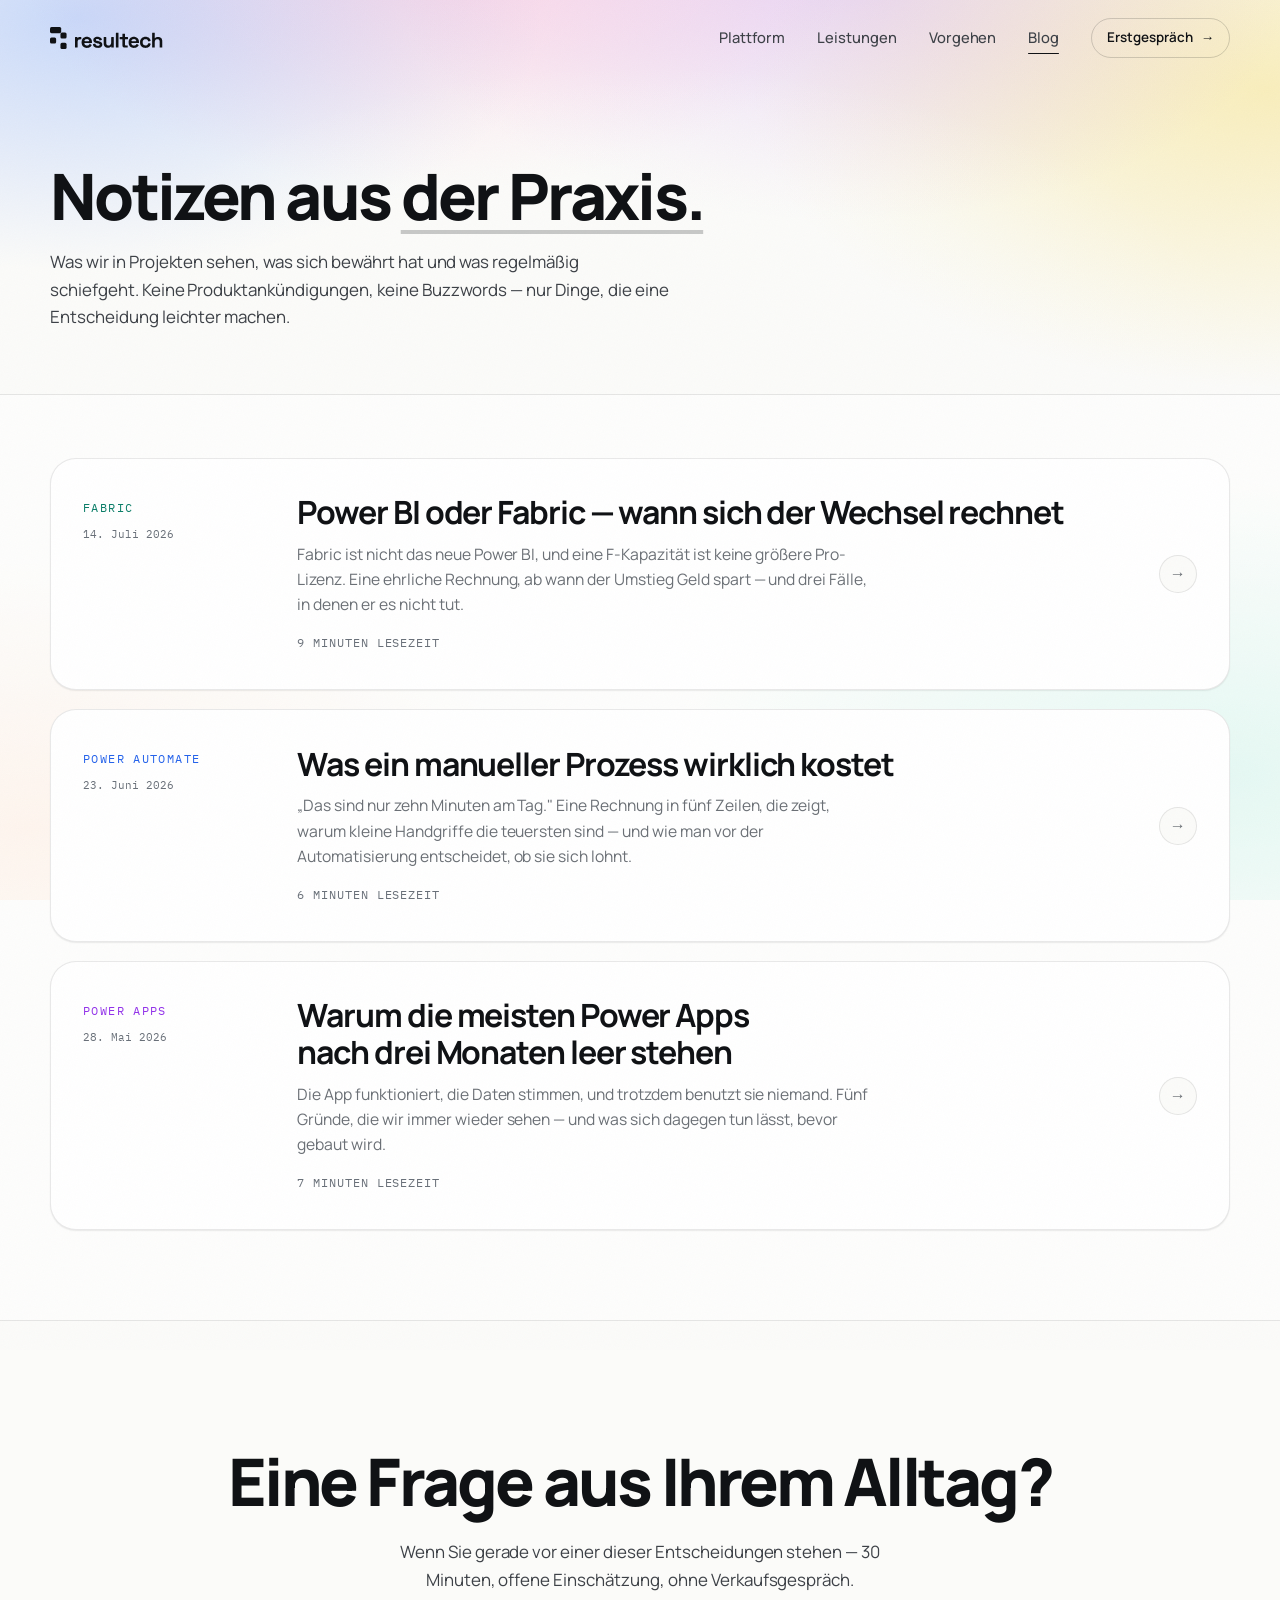
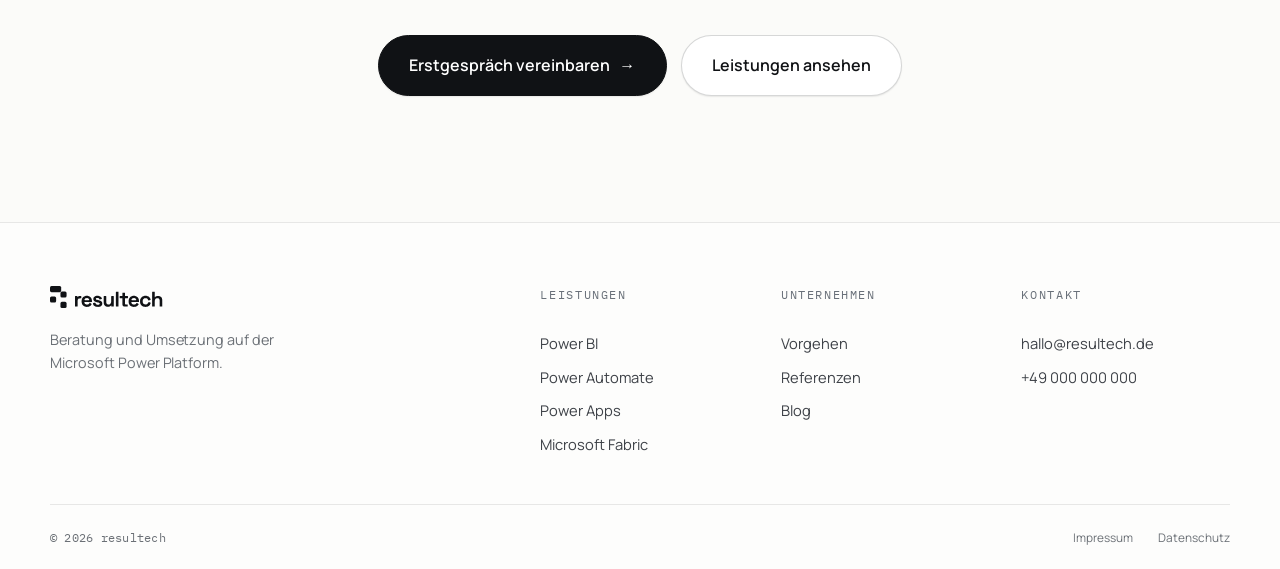
<file: blog/index.html>
<!DOCTYPE html>
<html lang="de">
<head>
<meta charset="utf-8">
<meta name="viewport" content="width=device-width, initial-scale=1">
<title>Blog — resultech</title>
<meta name="description" content="Notizen aus der Praxis: Power BI, Power Automate, Power Apps und Microsoft Fabric — ohne Marketingsprache.">
<meta name="theme-color" content="#FBFBF9">

<link rel="icon" href="../favicon.svg" type="image/svg+xml">
<link rel="icon" href="../favicon.ico" sizes="any">
<link rel="apple-touch-icon" href="../apple-touch-icon.png">

<link rel="stylesheet" href="../styles.css">
</head>
<body>

<div class="grain" aria-hidden="true"></div>

<header class="nav stuck" id="nav">
  <div class="nav__inner">
    <a class="logo" href="../index.html" aria-label="resultech — Startseite">
      <span class="logo__lockup" aria-hidden="true">
        <svg class="logo__icon" viewBox="0 0 190.08 252.07" fill="currentColor" aria-hidden="true"><rect x="0" y="0" width="128.1" height="70.25" rx="17.36"></rect><rect x="119.83" y="61.98" width="70.25" height="70.25" rx="17.36"></rect><rect x="0" y="119.83" width="70.25" height="70.25" rx="17.36"></rect><rect x="119.83" y="181.82" width="70.25" height="70.25" rx="17.36"></rect></svg>
        <svg class="logo__word" viewBox="0 0 1000 252.07" fill="currentColor" aria-hidden="true"><g transform="translate(0 66.12)"><path fill-rule="evenodd" d="M473.4 0.1C480.6 -0.3,487.8 -0.2,495 0.1C495.9 0.1,496.7 0.5,497.3 1.1C497.8 1.6,498.2 2.4,498.2 3.2C498.5 57.2,498.4 111.2,498.3 165.2C498.3 166.2,498.4 167.4,497.8 168.3C497.3 169.1,496.4 169.7,495.5 169.8C487.6 170.3,479.6 170,471.7 169.8C471 169.8,470.2 169.5,469.7 169.1C469.1 168.6,468.6 168,468.6 167.2C468.1 113.2,468.1 59.2,468.4 5.2C468.4 3.9,468.8 2.5,469.7 1.5C470.6 0.6,472 0.2,473.4 0.1ZM888.9 0.1C895.6 -0.1,902.4 -0.1,909.2 0C909.9 0,910.7 0,911.3 0.3C912.1 0.7,912.9 1.3,913.4 2C913.9 3,913.9 4.2,913.9 5.2C914.1 22.8,913.8 40.3,913.9 57.9C914 58.9,913.9 60,914.3 61C914.5 61.5,914.9 62.1,915.4 62.3C916.1 62.5,917 62.5,917.5 62C919.8 60.1,921.3 57.4,923.7 55.6C926.5 53.5,929.7 51.8,933 50.4C936.3 49.1,939.7 48.1,943.3 47.6C948 47.1,952.8 47.3,957.5 47.5C959.6 47.6,961.8 48,963.9 48.5C966 49,968.1 49.6,970.1 50.4C972.6 51.3,975.1 52.3,977.3 53.7C980.7 55.8,984 58.1,986.9 61C989.3 63.4,991.2 66.3,993 69.2C994.6 71.8,995.7 74.6,996.8 77.5C997.5 79.5,998.2 81.5,998.6 83.7C999.2 86.7,999.8 89.8,999.8 92.9C1000.2 117,1000.1 141.1,1000 165.2C1000 166.2,999.9 167.3,999.5 168.3C999.4 168.7,999 169.1,998.5 169.3C997.4 169.7,996.1 169.9,994.9 169.9C988.3 170.1,981.8 170,975.3 169.9C974.2 169.9,973.2 169.8,972.2 169.4C971.6 169.2,971 168.8,970.8 168.3C970.4 167,970.3 165.5,970.2 164.1C970 142.5,970.6 120.8,970.2 99.1C970.1 96.3,969.5 93.6,968.8 90.9C968.4 89.2,967.8 87.6,967 86C966.3 84.5,965.4 82.9,964.3 81.6C963.3 80.4,962.1 79.2,960.8 78.3C958.9 76.9,956.9 75.4,954.6 74.8C951 73.7,947.1 73.4,943.3 73.4C940.2 73.3,937 73.7,934 74.6C931.4 75.5,929 76.9,926.8 78.5C924.8 79.9,923.1 81.7,921.8 83.7C919.4 87.2,917 90.9,915.8 95C914.3 100.3,914.1 106,914 111.5C913.5 129.4,914.1 147.3,913.9 165.2C913.9 166.2,913.9 167.3,913.4 168.2C912.9 168.9,912.1 169.4,911.3 169.6C910 170,908.6 169.9,907.2 169.9C901 170,894.8 170.1,888.6 169.9C887.7 169.9,886.7 169.7,885.8 169.3C885.4 169.1,884.9 168.8,884.6 168.3C884.2 167.3,884 166.2,884 165.2C883.8 112.2,883.7 59.2,884 6.3C884 4.9,884.3 3.4,884.9 2.1C885.2 1.5,885.9 1,886.5 0.7C887.2 0.3,888.1 0.1,888.9 0.1ZM545.1 12.5C546.3 11.8,547.7 11.6,549.1 11.6C555.3 11.3,561.5 11.5,567.7 11.6C568.7 11.6,569.8 11.6,570.8 11.9C571.6 12.2,572.4 12.7,572.8 13.5C573.4 14.4,573.4 15.5,573.4 16.6C573.6 25.9,573.2 35.2,573.4 44.4C573.4 45.5,573.6 46.6,573.9 47.5C574.1 48,574.4 48.5,574.9 48.8C575.9 49.3,576.9 49.6,578 49.6C586.6 49.9,595.2 49.5,603.8 49.8C604.5 49.8,605.3 50,605.9 50.4C606.3 50.7,606.8 51.1,606.8 51.7C607.3 57.8,607.2 64.1,607.2 70.2C607.2 70.9,607.1 71.7,606.8 72.3C606.6 72.8,606.4 73.4,605.9 73.6C604.9 74.1,603.8 74.3,602.8 74.3C594.2 74.6,585.6 74.1,577 74.4C576.1 74.5,575.1 74.7,574.5 75.4C573.8 76.2,573.4 77.4,573.4 78.5C573 96.7,573.2 115,573.4 133.2C573.4 135.3,573.5 137.4,574 139.4C574.3 140.7,575 142,575.9 143C576.8 143.9,577.9 144.6,579 144.7C585.9 145.4,592.8 144.7,599.7 145.3C600.9 145.4,602.4 145.7,603.3 146.6C604 147.4,603.9 148.6,604 149.7C604.2 154.9,604.2 160,604 165.2C603.9 166.2,603.8 167.3,603.3 168.3C603 168.8,602.4 169.3,601.7 169.4C600.1 169.9,598.3 169.9,596.6 169.9C585.2 169.9,573.9 170.3,562.5 169.5C560.3 169.4,558.3 168.3,556.4 167.2C554.2 166.1,552 164.9,550.3 163.1C548.1 160.7,546.2 157.9,545.1 154.9C543.9 151.2,543.6 147.3,543.5 143.5C542.9 121.2,543.5 98.8,543 76.4C543 75.9,542.4 75.5,541.9 75.2C541.3 74.8,540.6 74.5,539.8 74.5C531.9 74.2,524 74.4,516.1 74.3C515.4 74.2,514.7 74.2,514 73.9C513.3 73.5,512.4 73.1,512.3 72.3C511.6 66.8,511.9 61.3,511.8 55.8C511.8 54.8,511.9 53.7,512.1 52.7C512.3 52.1,512.5 51.4,513 51.1C514.2 50.3,515.7 49.8,517.1 49.7C524.3 49.3,531.6 49.8,538.8 49.6C539.5 49.6,540.2 49.6,540.9 49.2C541.6 48.8,542.4 48.3,542.7 47.5C543.3 46.3,543.3 44.8,543.4 43.4C543.6 34.5,543.3 25.5,543.4 16.6C543.4 15.9,543.5 15.2,543.7 14.5C544.1 13.8,544.4 12.9,545.1 12.5ZM131.8 46.5C133.7 46.3,135.5 46,137.4 46.1C142.6 46.4,147.8 46.5,152.9 47.8C157.6 49,161.9 51.3,166.3 53.3C167.7 54,168.9 54.9,170.2 55.8C172.9 57.8,175.8 59.5,178.1 62C181.3 65.4,184 69.4,186.6 73.3C187.8 75.3,188.7 77.4,189.5 79.5C190.6 82.6,191.7 85.6,192.4 88.8C193.5 95,194.3 101.2,194.8 107.4C195.1 110.1,195.2 112.9,194.7 115.6C194.6 116.6,194 117.6,193.1 117.9C191.5 118.6,189.7 118.6,188 118.6C162.5 118.8,137 118.4,111.6 118.6C110.5 118.6,109.4 118.8,108.5 119.3C107.9 119.6,107.2 120.1,107.2 120.8C107.2 123.4,107.5 126.1,108.5 128.6C109.7 131.4,111.5 134,113.5 136.3C115.3 138.3,117.6 139.9,119.9 141.4C122.1 142.8,124.5 144.3,127.1 145.1C130.7 146.1,134.6 146.7,138.4 146.6C142.3 146.6,146.1 146.1,149.8 144.8C152.4 143.9,154.9 142.3,157 140.4C160.1 137.5,162.3 133.6,165.3 130.4C165.8 129.8,166.5 129.2,167.3 129.1C168.7 128.9,170.2 129.2,171.4 129.7C176.7 131.9,181.8 134.6,186.9 137.3C187.9 137.8,188.9 138.4,189.6 139.4C190.2 140.3,190.7 141.4,190.4 142.5C189.8 144.7,188.4 146.7,187.1 148.7C185.4 151.2,183.3 153.6,181.2 155.9C179.5 157.7,177.6 159.4,175.8 161C174.5 162.1,173.2 163.3,171.8 164.1C169 165.9,166.2 167.7,163.2 169C159.7 170.4,156.2 171.8,152.5 172.4C147.5 173.2,142.4 173.2,137.4 173.2C131.9 173.2,126.3 173.4,120.9 172.2C115.8 171.2,111.2 168.8,106.4 166.8C104.8 166.1,103.3 165.2,101.9 164.1C98.8 161.9,95.5 159.7,92.8 156.9C89.4 153.3,86.3 149.2,83.7 144.9C81.4 140.9,79.7 136.5,78.4 132.2C77.2 128.1,76.8 123.9,76.2 119.8C75.8 117.4,75.5 115,75.4 112.5C75.3 110.1,75.2 107.7,75.5 105.3C76.1 99.4,76.8 93.5,78.3 87.8C79.5 83.1,81.4 78.6,83.7 74.4C85.3 71.2,87.7 68.4,89.9 65.6C91.2 64,92.5 62.4,94.1 61.1C97.6 58.2,101.4 55.4,105.4 53.2C109.7 50.9,114.1 48.9,118.8 47.8C123 46.7,127.5 46.9,131.8 46.5ZM250.1 46.5C253.1 46.2,256.1 45.9,259.2 46C264 46.2,268.9 46.4,273.6 47.4C277.5 48.2,281.3 49.7,285 51.3C287.7 52.5,290.4 54.1,292.8 55.8C295 57.3,296.9 59.1,298.7 61C300.6 62.9,302.2 65,303.7 67.1C304.8 68.8,305.7 70.5,306.4 72.3C307 73.6,307.4 75,307.7 76.3C307.8 77.4,308.2 78.5,307.8 79.5C307.4 80.5,306.6 81.5,305.6 81.8C298.5 84.4,291.2 86.2,283.9 88.1C283.2 88.2,282.5 88,281.9 87.8C281.3 87.6,280.8 87.2,280.5 86.8C279.1 84.5,278.3 81.8,276.9 79.5C276 78.1,274.9 76.8,273.6 75.7C272 74.4,270.3 73.3,268.4 72.4C267.5 72,266.4 71.7,265.3 71.5C262.6 71.1,259.9 70.7,257.1 70.7C254 70.8,250.8 71,247.8 71.9C245.9 72.5,244.1 73.7,242.6 75.1C241.2 76.4,240.2 78.2,239.5 80C239.1 81.2,239.2 82.5,239.5 83.7C240 85.2,240.8 86.5,241.8 87.8C242.6 88.8,243.6 89.7,244.7 90.4C246.3 91.4,248 92.4,249.9 92.8C260.1 95.4,270.6 96.8,280.8 99.3C284 100.1,287.1 101.2,290.1 102.5C293.3 103.9,296.5 105.4,299.4 107.4C302 109.1,304.5 111.1,306.5 113.6C308.4 116,309.6 118.9,310.7 121.7C311.5 123.7,312 125.9,312.2 128C312.5 132.5,312.4 137,312.2 141.4C312.2 142.5,311.9 143.6,311.6 144.5C310.3 148,309.2 151.7,307.3 154.9C305.5 157.8,302.9 160.1,300.4 162.5C298.9 163.9,297.1 165.1,295.3 166.2C293.3 167.4,291.2 168.4,289.1 169.3C286.4 170.4,283.7 171.5,280.8 172C275.7 172.8,270.5 173.2,265.3 173.3C259.5 173.4,253.6 172.9,247.8 172.6C246.4 172.5,245 172.4,243.7 172C240.5 171.2,237.4 170.4,234.4 169.1C230.8 167.6,227.3 165.9,224.1 163.7C221 161.6,218.2 159.1,215.8 156.3C213.5 153.7,211.7 150.7,210 147.6C208.6 145,207.5 142.2,206.6 139.4C206.2 137.7,205.9 135.9,206.1 134.2C206.2 133.3,206.8 132.3,207.6 131.8C209.1 130.8,210.9 130.2,212.7 129.7C216.5 128.6,220.3 127.7,224.1 126.9C226.1 126.4,228.2 126,230.3 126C231.1 126,232.2 126.3,232.7 127C234.4 129.5,235 132.5,236.5 135.1C237.6 137.2,239 139.1,240.6 140.8C241.8 142.1,243.2 143.4,244.7 144.3C246.9 145.7,249.1 147,251.6 147.6C254.7 148.5,258 148.6,261.2 148.7C264.7 148.7,268.2 148.7,271.5 147.9C274.1 147.3,276.6 145.9,278.8 144.3C280.2 143.3,281.3 141.9,282 140.4C282.7 139.2,282.8 137.7,282.9 136.3C282.9 134.9,282.7 133.5,282.3 132.2C282 131.3,281.4 130.5,280.8 129.8C279.9 128.8,278.9 127.9,277.7 127.3C275.2 125.9,272.5 124.7,269.7 123.9C263.9 122.3,257.8 121.8,251.9 120.3C245.3 118.6,238.7 116.8,232.3 114.3C229.3 113.2,226.5 111.3,223.8 109.5C222 108.2,220.5 106.7,218.9 105.1C217.6 103.9,216.3 102.7,215.4 101.2C214.1 99.3,212.8 97.2,212.1 95C211.1 91.7,210.5 88.2,210 84.7C209.8 83.3,209.8 81.9,210 80.6C210.6 77.1,211.1 73.6,212.2 70.2C213 67.6,214.2 65.1,215.8 62.9C217.8 60.2,220.2 57.8,222.8 55.8C225.4 53.8,228.3 52.1,231.3 50.7C233.9 49.4,236.7 48.4,239.5 47.7C243 46.9,246.6 46.8,250.1 46.5ZM670.4 46.5C672 46.4,673.5 45.9,675 46C680.5 46.3,686.1 46.4,691.5 47.7C696.2 48.9,700.6 51.2,704.9 53.3C706.8 54.2,708.5 55.4,710.1 56.7C712.7 58.7,715.4 60.6,717.6 63C720.7 66.5,723.4 70.4,725.8 74.4C727.3 76.9,728.3 79.8,729.3 82.6C730.4 85.7,731.8 88.7,732.2 91.9C733.2 99.4,733.2 107,733.4 114.6C733.4 115.4,733.2 116.2,732.8 116.8C732.3 117.5,731.6 118.3,730.7 118.3C703.9 118.9,677.1 118.3,650.2 118.6C649.2 118.6,648.1 118.7,647.1 119.1C646.7 119.3,646.3 119.7,646.1 120.1C645.7 121,645.6 121.9,645.6 122.9C645.6 123.8,645.8 124.8,646.1 125.7C646.8 127.6,647.6 129.4,648.5 131.1C649.3 132.5,650.2 133.9,651.3 135.1C652.5 136.6,653.8 138.1,655.4 139.2C658.6 141.5,662 143.8,665.7 145.1C669.3 146.3,673.2 146.7,677.1 146.7C680.9 146.6,684.8 146,688.4 144.8C691.1 143.9,693.4 142.2,695.6 140.6C697.2 139.4,698.5 137.8,699.7 136.3C701.2 134.4,702.2 132,703.9 130.2C704.7 129.4,705.9 129.1,707 129C708 128.9,709.1 129.3,710.1 129.7C713.6 131.2,717 133,720.4 134.7C723.1 136.2,726 137.4,728.3 139.4C729.1 140.1,729.5 141.4,729.3 142.5C728.9 144.3,727.6 145.8,726.6 147.3C724.8 149.9,723 152.5,721 154.9C719.4 156.7,717.5 158.4,715.7 160C714.2 161.3,712.7 162.6,711.1 163.7C708.1 165.6,705.1 167.5,701.8 168.9C698.5 170.4,695.1 171.8,691.5 172.4C686.1 173.2,680.5 173.2,675 173.2C670.2 173.2,665.3 173.4,660.6 172.3C654.7 171,649.1 169,643.8 166.2C639.3 163.9,635.3 160.7,631.7 157.2C628.8 154.5,626.7 151.1,624.4 147.9C623.4 146.5,622.4 145.1,621.8 143.5C619.6 138.4,617.2 133.4,616.1 128C614.8 121.9,614.7 115.7,614.7 109.5C614.7 103.6,614.9 97.7,616 91.9C617.1 86.6,619.4 81.5,621.4 76.4C622 75,622.8 73.6,623.8 72.3C626.2 68.8,628.5 65,631.6 62C635 58.7,638.9 55.9,643 53.7C647.9 51.1,653.1 49,658.5 47.6C662.4 46.6,666.5 46.9,670.4 46.5ZM803.4 46.5C805.3 46.3,807.2 45.9,809.1 46C814.7 46.4,820.2 46.7,825.7 47.8C829.2 48.5,832.7 49.9,836 51.5C839.9 53.3,843.7 55.6,847.3 58C849 59.1,850.4 60.5,851.8 62C853.6 63.9,855.5 65.9,857 68.2C859.2 71.5,861.2 74.9,862.9 78.5C864.3 81.5,865.2 84.6,866 87.8C866.4 89.1,866.4 90.5,866.3 91.9C866.3 92.3,866.2 92.7,865.9 92.9C865.3 93.6,864.7 94.3,863.8 94.5C858.4 96.1,852.9 97.3,847.3 98.3C844.9 98.7,842.5 98.9,840.1 98.6C839.3 98.5,838.4 97.8,838 97.1C836.7 94.5,836.2 91.5,835 88.8C834.2 87,833.1 85.3,831.9 83.7C831 82.4,829.9 81.2,828.8 80.2C827.5 79,826.1 78,824.6 77.2C823 76.2,821.3 75.1,819.5 74.6C815.8 73.7,811.9 73,808.1 73C804.6 73,801.2 73.7,797.8 74.5C795.5 75.2,793.3 76.2,791.2 77.5C789.1 78.7,787.1 80.2,785.4 82C783.1 84.4,781 87,779.4 89.8C778.2 92.1,777.4 94.6,776.8 97.1C776.2 100.5,775.8 103.9,775.9 107.4C775.9 112.6,776.2 117.8,777 122.9C777.4 125.4,778.3 127.9,779.6 130.1C780.8 132.4,782.6 134.3,784.4 136.2C786.3 138.1,788.3 139.9,790.5 141.4C792.5 142.7,794.5 143.9,796.8 144.4C800.5 145.4,804.3 146,808.1 146.1C811.6 146.2,815 145.6,818.4 145.1C819.5 144.9,820.6 144.5,821.5 143.9C824.4 142.2,827.5 140.6,829.9 138.3C832.1 136.3,833.9 133.8,835.3 131.1C836.9 128.2,837.4 124.8,839 121.8C839.4 121.1,840.3 120.4,841.1 120.3C843.9 120.2,846.7 120.8,849.4 121.3C853.6 122.1,857.7 123.2,861.8 124.3C862.8 124.6,863.9 125,864.9 125.5C865.6 126,866.4 126.5,866.9 127.3C867.3 127.8,867.4 128.5,867.3 129.1C867 130.8,866.5 132.5,865.9 134.2C865 136.7,864.1 139.1,862.9 141.4C861.2 144.6,859.4 147.8,857.4 150.7C855.8 152.9,854 154.9,852.2 156.9C851 158.2,849.8 159.5,848.4 160.6C845.4 162.8,842.3 164.9,839.1 166.7C837.2 167.8,835.2 168.6,833.2 169.3C830.1 170.5,826.9 171.8,823.6 172.4C818.5 173.1,813.3 173.2,808.1 173.2C802.9 173.2,797.7 173.1,792.6 172.4C789.3 171.8,786.1 170.5,783 169.3C780.5 168.4,777.9 167.6,775.7 166.2C771.5 163.7,767.3 161.1,763.7 157.8C760.5 154.8,758 151.1,755.3 147.6C754.2 146.1,753.1 144.5,752.4 142.8C750.3 138,747.9 133.2,746.8 128C745.5 122,745.4 115.7,745.4 109.5C745.4 103.6,745.8 97.7,746.8 91.9C747.2 89.1,748.3 86.3,749.4 83.7C750.9 80,752.3 76.3,754.5 73C757.1 68.9,760.1 64.9,763.7 61.5C767.1 58.4,771 55.8,775.1 53.7C780 51.2,785.2 49.1,790.6 47.7C794.7 46.6,799.1 46.9,803.4 46.5ZM51.5 49.6C53.3 49.4,55.1 49,56.9 48.9C60.3 48.8,63.8 48.8,67.2 48.9C67.9 48.9,68.6 49,69.3 49.2C70 49.4,70.9 49.7,71.4 50.3C72 51.3,72.3 52.6,72.4 53.7C72.7 59.2,72.6 64.7,72.4 70.2C72.4 71.3,72.3 72.4,71.9 73.3C71.6 74,71 74.6,70.3 75C69.7 75.3,69 75.5,68.3 75.6C64.8 75.8,61.4 75.5,57.9 75.8C53.8 76.1,49.7 76.4,45.7 77.5C43.4 78.1,41.3 79.5,39.4 80.9C37.9 81.9,36.7 83.3,35.7 84.7C34.3 86.6,32.7 88.6,32 90.9C30.9 94.9,30.4 99.1,30.3 103.3C29.8 124.6,30.7 145.9,30.1 167.2C30.1 168.1,29.2 168.8,28.5 169.3C27.8 169.8,26.8 169.9,26 169.9C18 169.9,10.1 169.9,2.2 169.4C1.6 169.4,1 168.8,0.7 168.3C0.2 167.3,0 166.2,0 165.2C-0.2 129.1,-0.1 92.9,0 56.8C0 55.4,0 54,0.5 52.7C0.7 51.9,1.3 51.1,1.9 50.6C2.6 50.1,3.5 49.8,4.3 49.8C11.8 49.6,19.4 49.4,27 49.9C27.9 50,28.8 50.8,29 51.6C29.8 53.9,29.3 56.5,29.8 58.9C30 59.6,30.4 60.4,31.1 60.6C31.9 60.7,32.6 60.1,33.2 59.5C34.4 58.4,35.1 56.8,36.3 55.6C37.5 54.5,38.9 53.6,40.4 52.7C42 51.8,43.7 50.9,45.6 50.4C47.5 49.8,49.5 49.9,51.5 49.6ZM330 50.6C330.8 49.7,332.3 49.7,333.5 49.7C340 49.4,346.5 49.6,353.1 49.7C354.1 49.7,355.2 49.7,356.2 50C356.9 50.4,357.7 50.9,358.1 51.7C358.6 52.6,358.6 53.7,358.6 54.8C358.7 76.1,358.3 97.4,358.6 118.7C358.7 122.2,358.7 125.8,359.7 129.1C360.8 132.4,362.8 135.5,364.8 138.3C365.7 139.7,367.2 140.6,368.5 141.4C370.5 142.7,372.4 144.3,374.7 144.9C378.1 145.8,381.6 145.9,385 145.9C388.2 145.9,391.4 145.8,394.3 144.8C397.3 143.9,400 142.2,402.4 140.4C404.3 139,406 137.2,407.3 135.3C409.6 131.7,412 128,413 123.9C414.4 118.6,414.4 112.9,414.5 107.4C414.9 90.5,414.2 73.7,414.5 56.8C414.6 55.1,414.7 53.2,415.5 51.7C416 50.8,417.1 50.3,418.1 50C419 49.6,420.1 49.7,421.2 49.7C427.4 49.6,433.5 49.4,439.7 49.7C440.9 49.7,442.1 50,443.1 50.6C443.8 51.1,444.1 51.9,444.3 52.7C444.5 53.4,444.5 54.1,444.5 54.8C444.5 91.6,444.7 128.4,444.5 165.2C444.5 166.2,444.3 167.3,443.9 168.3C443.7 168.7,443.3 169.1,442.8 169.3C441.8 169.7,440.8 169.9,439.7 169.9C432.5 170,425.2 170.4,418.1 169.6C417 169.5,416 168.3,415.7 167.2C414.9 163.9,415.5 160.3,415 156.9C414.9 156.4,414.4 156,413.9 155.8C413.6 155.6,413.2 155.6,412.9 155.9C409.3 158.9,406.3 162.7,402.6 165.5C400.3 167.2,397.7 168.4,395.1 169.3C391.1 170.6,387.1 171.5,383 172C379.2 172.5,375.4 172.6,371.6 172.2C367.4 171.8,363.3 170.8,359.2 169.6C356.7 168.9,354.2 168,352 166.6C348.3 164.2,344.8 161.5,341.7 158.3C339 155.4,336.9 152,334.9 148.7C333.7 146.7,333 144.6,332.3 142.5C331.1 139.1,329.5 135.7,329.3 132.2C328.3 106.4,328.7 80.6,328.9 54.8C328.9 53.3,329 51.7,330 50.6ZM131.2 73.2C128.4 73.7,125.6 74.1,122.9 75.1C121.1 75.7,119.4 76.9,117.8 78C116.7 78.7,115.5 79.5,114.7 80.5C112.4 83.5,110.4 86.6,108.7 89.8C108.2 90.8,108.1 91.9,108.2 92.9C108.3 93.7,108.5 94.7,109.2 95C110.5 95.7,112.1 95.8,113.7 95.8C128.1 96,142.6 95.8,157 95.8C158 95.8,159.1 95.9,160.1 95.6C160.9 95.4,161.7 95.2,162.2 94.5C162.7 93.8,162.8 92.8,162.7 91.9C162.6 90.5,162.5 89,161.8 87.8C160.3 85.2,158.4 82.8,156.5 80.6C155.4 79.4,154.2 78.4,152.9 77.5C151.6 76.6,150.2 75.8,148.7 75.1C147.8 74.7,146.7 74.4,145.6 74.1C142.6 73.5,139.5 72.8,136.4 72.6C134.6 72.4,132.9 72.9,131.2 73.2ZM669.8 73.2C667.4 73.7,664.9 74,662.6 74.8C660.8 75.4,659.2 76.4,657.6 77.5C656.4 78.2,655.3 79,654.4 80C652.4 82.1,650.3 84.2,648.8 86.8C647.7 88.6,647.1 90.8,646.8 92.9C646.7 93.7,646.9 94.7,647.6 95C649 95.7,650.7 95.8,652.3 95.8C667.1 96,681.9 95.9,696.7 95.8C697.7 95.8,698.8 95.9,699.8 95.5C700.5 95.3,701.3 94.7,701.6 94C701.9 93,701.6 91.9,701.4 90.9C701 89.3,700.5 87.7,699.8 86.3C698.8 84.6,697.6 83,696.3 81.6C695.2 80.3,693.9 79.1,692.5 78.1C690.9 76.9,689.2 76,687.4 75.1C686.4 74.7,685.3 74.4,684.3 74.1C681.2 73.5,678.1 72.8,675 72.6C673.3 72.4,671.5 72.9,669.8 73.2Z"></path></g></svg>
      </span>
    </a>

    <nav class="nav__links" aria-label="Hauptnavigation">
      <a href="../index.html#showcase">Plattform</a>
      <a href="../index.html#leistungen">Leistungen</a>
      <a href="../index.html#vorgehen">Vorgehen</a>
      <a href="index.html" aria-current="page">Blog</a>
    </nav>

    <a class="btn btn--sm" href="../index.html#kontakt">Erstgespräch<span class="btn__arrow" aria-hidden="true">→</span></a>
  </div>
</header>

<main>

<section class="page-head">
  <div class="page-head__glow" aria-hidden="true"></div>
  <div class="wrap">
    <h1>Notizen aus <em>der Praxis.</em></h1>
    <p class="lede lede--wide">
      Was wir in Projekten sehen, was sich bewährt hat und was regelmäßig schiefgeht.
      Keine Produktankündigungen, keine Buzzwords — nur Dinge, die eine Entscheidung
      leichter machen.
    </p>
  </div>
</section>

<section class="posts">
  <div class="wrap">
    <ul class="posts__list">

      <li class="post" data-accent="fabric">
        <a href="power-bi-oder-fabric.html">
          <span class="post__meta">
            <span class="post__cat">Fabric</span>
            <time class="post__date" datetime="2026-07-14">14. Juli 2026</time>
          </span>
          <span>
            <h2 class="post__title">Power BI oder Fabric — wann sich der Wechsel rechnet</h2>
            <p class="post__lede">
              Fabric ist nicht das neue Power BI, und eine F-Kapazität ist keine größere
              Pro-Lizenz. Eine ehrliche Rechnung, ab wann der Umstieg Geld spart —
              und drei Fälle, in denen er es nicht tut.
            </p>
            <span class="post__read">9 Minuten Lesezeit</span>
          </span>
          <span class="post__arrow" aria-hidden="true">→</span>
        </a>
      </li>

      <li class="post" data-accent="flow">
        <a href="was-kostet-ein-manueller-prozess.html">
          <span class="post__meta">
            <span class="post__cat">Power Automate</span>
            <time class="post__date" datetime="2026-06-23">23. Juni 2026</time>
          </span>
          <span>
            <h2 class="post__title">Was ein manueller Prozess wirklich kostet</h2>
            <p class="post__lede">
              „Das sind nur zehn Minuten am Tag." Eine Rechnung in fünf Zeilen, die
              zeigt, warum kleine Handgriffe die teuersten sind — und wie man vor der
              Automatisierung entscheidet, ob sie sich lohnt.
            </p>
            <span class="post__read">6 Minuten Lesezeit</span>
          </span>
          <span class="post__arrow" aria-hidden="true">→</span>
        </a>
      </li>

      <li class="post" data-accent="apps">
        <a href="warum-power-apps-leer-stehen.html">
          <span class="post__meta">
            <span class="post__cat">Power Apps</span>
            <time class="post__date" datetime="2026-05-28">28. Mai 2026</time>
          </span>
          <span>
            <h2 class="post__title">Warum die meisten Power Apps nach drei Monaten leer stehen</h2>
            <p class="post__lede">
              Die App funktioniert, die Daten stimmen, und trotzdem benutzt sie niemand.
              Fünf Gründe, die wir immer wieder sehen — und was sich dagegen tun lässt,
              bevor gebaut wird.
            </p>
            <span class="post__read">7 Minuten Lesezeit</span>
          </span>
          <span class="post__arrow" aria-hidden="true">→</span>
        </a>
      </li>

    </ul>
  </div>
</section>

<section class="cta" id="kontakt">
  <div class="cta__glow" aria-hidden="true"></div>
  <div class="wrap cta__inner">
    <h2 class="cta__title">Eine Frage aus Ihrem Alltag?</h2>
    <p class="cta__lede">
      Wenn Sie gerade vor einer dieser Entscheidungen stehen — 30 Minuten,
      offene Einschätzung, ohne Verkaufsgespräch.
    </p>
    <div class="cta__actions">
      <a class="btn btn--primary btn--lg" href="mailto:hallo@resultech.de?subject=Frage%20zur%20Power%20Platform">
        Erstgespräch vereinbaren<span class="btn__arrow" aria-hidden="true">→</span>
      </a>
      <a class="btn btn--ghost btn--lg" href="../index.html#leistungen">Leistungen ansehen</a>
    </div>
  </div>
</section>

</main>

<footer class="foot">
  <div class="wrap foot__inner">
    <div class="foot__brand">
      <a class="logo" href="../index.html">
        <span class="logo__lockup" aria-hidden="true">
        <svg class="logo__icon" viewBox="0 0 190.08 252.07" fill="currentColor" aria-hidden="true"><rect x="0" y="0" width="128.1" height="70.25" rx="17.36"></rect><rect x="119.83" y="61.98" width="70.25" height="70.25" rx="17.36"></rect><rect x="0" y="119.83" width="70.25" height="70.25" rx="17.36"></rect><rect x="119.83" y="181.82" width="70.25" height="70.25" rx="17.36"></rect></svg>
        <svg class="logo__word" viewBox="0 0 1000 252.07" fill="currentColor" aria-hidden="true"><g transform="translate(0 66.12)"><path fill-rule="evenodd" d="M473.4 0.1C480.6 -0.3,487.8 -0.2,495 0.1C495.9 0.1,496.7 0.5,497.3 1.1C497.8 1.6,498.2 2.4,498.2 3.2C498.5 57.2,498.4 111.2,498.3 165.2C498.3 166.2,498.4 167.4,497.8 168.3C497.3 169.1,496.4 169.7,495.5 169.8C487.6 170.3,479.6 170,471.7 169.8C471 169.8,470.2 169.5,469.7 169.1C469.1 168.6,468.6 168,468.6 167.2C468.1 113.2,468.1 59.2,468.4 5.2C468.4 3.9,468.8 2.5,469.7 1.5C470.6 0.6,472 0.2,473.4 0.1ZM888.9 0.1C895.6 -0.1,902.4 -0.1,909.2 0C909.9 0,910.7 0,911.3 0.3C912.1 0.7,912.9 1.3,913.4 2C913.9 3,913.9 4.2,913.9 5.2C914.1 22.8,913.8 40.3,913.9 57.9C914 58.9,913.9 60,914.3 61C914.5 61.5,914.9 62.1,915.4 62.3C916.1 62.5,917 62.5,917.5 62C919.8 60.1,921.3 57.4,923.7 55.6C926.5 53.5,929.7 51.8,933 50.4C936.3 49.1,939.7 48.1,943.3 47.6C948 47.1,952.8 47.3,957.5 47.5C959.6 47.6,961.8 48,963.9 48.5C966 49,968.1 49.6,970.1 50.4C972.6 51.3,975.1 52.3,977.3 53.7C980.7 55.8,984 58.1,986.9 61C989.3 63.4,991.2 66.3,993 69.2C994.6 71.8,995.7 74.6,996.8 77.5C997.5 79.5,998.2 81.5,998.6 83.7C999.2 86.7,999.8 89.8,999.8 92.9C1000.2 117,1000.1 141.1,1000 165.2C1000 166.2,999.9 167.3,999.5 168.3C999.4 168.7,999 169.1,998.5 169.3C997.4 169.7,996.1 169.9,994.9 169.9C988.3 170.1,981.8 170,975.3 169.9C974.2 169.9,973.2 169.8,972.2 169.4C971.6 169.2,971 168.8,970.8 168.3C970.4 167,970.3 165.5,970.2 164.1C970 142.5,970.6 120.8,970.2 99.1C970.1 96.3,969.5 93.6,968.8 90.9C968.4 89.2,967.8 87.6,967 86C966.3 84.5,965.4 82.9,964.3 81.6C963.3 80.4,962.1 79.2,960.8 78.3C958.9 76.9,956.9 75.4,954.6 74.8C951 73.7,947.1 73.4,943.3 73.4C940.2 73.3,937 73.7,934 74.6C931.4 75.5,929 76.9,926.8 78.5C924.8 79.9,923.1 81.7,921.8 83.7C919.4 87.2,917 90.9,915.8 95C914.3 100.3,914.1 106,914 111.5C913.5 129.4,914.1 147.3,913.9 165.2C913.9 166.2,913.9 167.3,913.4 168.2C912.9 168.9,912.1 169.4,911.3 169.6C910 170,908.6 169.9,907.2 169.9C901 170,894.8 170.1,888.6 169.9C887.7 169.9,886.7 169.7,885.8 169.3C885.4 169.1,884.9 168.8,884.6 168.3C884.2 167.3,884 166.2,884 165.2C883.8 112.2,883.7 59.2,884 6.3C884 4.9,884.3 3.4,884.9 2.1C885.2 1.5,885.9 1,886.5 0.7C887.2 0.3,888.1 0.1,888.9 0.1ZM545.1 12.5C546.3 11.8,547.7 11.6,549.1 11.6C555.3 11.3,561.5 11.5,567.7 11.6C568.7 11.6,569.8 11.6,570.8 11.9C571.6 12.2,572.4 12.7,572.8 13.5C573.4 14.4,573.4 15.5,573.4 16.6C573.6 25.9,573.2 35.2,573.4 44.4C573.4 45.5,573.6 46.6,573.9 47.5C574.1 48,574.4 48.5,574.9 48.8C575.9 49.3,576.9 49.6,578 49.6C586.6 49.9,595.2 49.5,603.8 49.8C604.5 49.8,605.3 50,605.9 50.4C606.3 50.7,606.8 51.1,606.8 51.7C607.3 57.8,607.2 64.1,607.2 70.2C607.2 70.9,607.1 71.7,606.8 72.3C606.6 72.8,606.4 73.4,605.9 73.6C604.9 74.1,603.8 74.3,602.8 74.3C594.2 74.6,585.6 74.1,577 74.4C576.1 74.5,575.1 74.7,574.5 75.4C573.8 76.2,573.4 77.4,573.4 78.5C573 96.7,573.2 115,573.4 133.2C573.4 135.3,573.5 137.4,574 139.4C574.3 140.7,575 142,575.9 143C576.8 143.9,577.9 144.6,579 144.7C585.9 145.4,592.8 144.7,599.7 145.3C600.9 145.4,602.4 145.7,603.3 146.6C604 147.4,603.9 148.6,604 149.7C604.2 154.9,604.2 160,604 165.2C603.9 166.2,603.8 167.3,603.3 168.3C603 168.8,602.4 169.3,601.7 169.4C600.1 169.9,598.3 169.9,596.6 169.9C585.2 169.9,573.9 170.3,562.5 169.5C560.3 169.4,558.3 168.3,556.4 167.2C554.2 166.1,552 164.9,550.3 163.1C548.1 160.7,546.2 157.9,545.1 154.9C543.9 151.2,543.6 147.3,543.5 143.5C542.9 121.2,543.5 98.8,543 76.4C543 75.9,542.4 75.5,541.9 75.2C541.3 74.8,540.6 74.5,539.8 74.5C531.9 74.2,524 74.4,516.1 74.3C515.4 74.2,514.7 74.2,514 73.9C513.3 73.5,512.4 73.1,512.3 72.3C511.6 66.8,511.9 61.3,511.8 55.8C511.8 54.8,511.9 53.7,512.1 52.7C512.3 52.1,512.5 51.4,513 51.1C514.2 50.3,515.7 49.8,517.1 49.7C524.3 49.3,531.6 49.8,538.8 49.6C539.5 49.6,540.2 49.6,540.9 49.2C541.6 48.8,542.4 48.3,542.7 47.5C543.3 46.3,543.3 44.8,543.4 43.4C543.6 34.5,543.3 25.5,543.4 16.6C543.4 15.9,543.5 15.2,543.7 14.5C544.1 13.8,544.4 12.9,545.1 12.5ZM131.8 46.5C133.7 46.3,135.5 46,137.4 46.1C142.6 46.4,147.8 46.5,152.9 47.8C157.6 49,161.9 51.3,166.3 53.3C167.7 54,168.9 54.9,170.2 55.8C172.9 57.8,175.8 59.5,178.1 62C181.3 65.4,184 69.4,186.6 73.3C187.8 75.3,188.7 77.4,189.5 79.5C190.6 82.6,191.7 85.6,192.4 88.8C193.5 95,194.3 101.2,194.8 107.4C195.1 110.1,195.2 112.9,194.7 115.6C194.6 116.6,194 117.6,193.1 117.9C191.5 118.6,189.7 118.6,188 118.6C162.5 118.8,137 118.4,111.6 118.6C110.5 118.6,109.4 118.8,108.5 119.3C107.9 119.6,107.2 120.1,107.2 120.8C107.2 123.4,107.5 126.1,108.5 128.6C109.7 131.4,111.5 134,113.5 136.3C115.3 138.3,117.6 139.9,119.9 141.4C122.1 142.8,124.5 144.3,127.1 145.1C130.7 146.1,134.6 146.7,138.4 146.6C142.3 146.6,146.1 146.1,149.8 144.8C152.4 143.9,154.9 142.3,157 140.4C160.1 137.5,162.3 133.6,165.3 130.4C165.8 129.8,166.5 129.2,167.3 129.1C168.7 128.9,170.2 129.2,171.4 129.7C176.7 131.9,181.8 134.6,186.9 137.3C187.9 137.8,188.9 138.4,189.6 139.4C190.2 140.3,190.7 141.4,190.4 142.5C189.8 144.7,188.4 146.7,187.1 148.7C185.4 151.2,183.3 153.6,181.2 155.9C179.5 157.7,177.6 159.4,175.8 161C174.5 162.1,173.2 163.3,171.8 164.1C169 165.9,166.2 167.7,163.2 169C159.7 170.4,156.2 171.8,152.5 172.4C147.5 173.2,142.4 173.2,137.4 173.2C131.9 173.2,126.3 173.4,120.9 172.2C115.8 171.2,111.2 168.8,106.4 166.8C104.8 166.1,103.3 165.2,101.9 164.1C98.8 161.9,95.5 159.7,92.8 156.9C89.4 153.3,86.3 149.2,83.7 144.9C81.4 140.9,79.7 136.5,78.4 132.2C77.2 128.1,76.8 123.9,76.2 119.8C75.8 117.4,75.5 115,75.4 112.5C75.3 110.1,75.2 107.7,75.5 105.3C76.1 99.4,76.8 93.5,78.3 87.8C79.5 83.1,81.4 78.6,83.7 74.4C85.3 71.2,87.7 68.4,89.9 65.6C91.2 64,92.5 62.4,94.1 61.1C97.6 58.2,101.4 55.4,105.4 53.2C109.7 50.9,114.1 48.9,118.8 47.8C123 46.7,127.5 46.9,131.8 46.5ZM250.1 46.5C253.1 46.2,256.1 45.9,259.2 46C264 46.2,268.9 46.4,273.6 47.4C277.5 48.2,281.3 49.7,285 51.3C287.7 52.5,290.4 54.1,292.8 55.8C295 57.3,296.9 59.1,298.7 61C300.6 62.9,302.2 65,303.7 67.1C304.8 68.8,305.7 70.5,306.4 72.3C307 73.6,307.4 75,307.7 76.3C307.8 77.4,308.2 78.5,307.8 79.5C307.4 80.5,306.6 81.5,305.6 81.8C298.5 84.4,291.2 86.2,283.9 88.1C283.2 88.2,282.5 88,281.9 87.8C281.3 87.6,280.8 87.2,280.5 86.8C279.1 84.5,278.3 81.8,276.9 79.5C276 78.1,274.9 76.8,273.6 75.7C272 74.4,270.3 73.3,268.4 72.4C267.5 72,266.4 71.7,265.3 71.5C262.6 71.1,259.9 70.7,257.1 70.7C254 70.8,250.8 71,247.8 71.9C245.9 72.5,244.1 73.7,242.6 75.1C241.2 76.4,240.2 78.2,239.5 80C239.1 81.2,239.2 82.5,239.5 83.7C240 85.2,240.8 86.5,241.8 87.8C242.6 88.8,243.6 89.7,244.7 90.4C246.3 91.4,248 92.4,249.9 92.8C260.1 95.4,270.6 96.8,280.8 99.3C284 100.1,287.1 101.2,290.1 102.5C293.3 103.9,296.5 105.4,299.4 107.4C302 109.1,304.5 111.1,306.5 113.6C308.4 116,309.6 118.9,310.7 121.7C311.5 123.7,312 125.9,312.2 128C312.5 132.5,312.4 137,312.2 141.4C312.2 142.5,311.9 143.6,311.6 144.5C310.3 148,309.2 151.7,307.3 154.9C305.5 157.8,302.9 160.1,300.4 162.5C298.9 163.9,297.1 165.1,295.3 166.2C293.3 167.4,291.2 168.4,289.1 169.3C286.4 170.4,283.7 171.5,280.8 172C275.7 172.8,270.5 173.2,265.3 173.3C259.5 173.4,253.6 172.9,247.8 172.6C246.4 172.5,245 172.4,243.7 172C240.5 171.2,237.4 170.4,234.4 169.1C230.8 167.6,227.3 165.9,224.1 163.7C221 161.6,218.2 159.1,215.8 156.3C213.5 153.7,211.7 150.7,210 147.6C208.6 145,207.5 142.2,206.6 139.4C206.2 137.7,205.9 135.9,206.1 134.2C206.2 133.3,206.8 132.3,207.6 131.8C209.1 130.8,210.9 130.2,212.7 129.7C216.5 128.6,220.3 127.7,224.1 126.9C226.1 126.4,228.2 126,230.3 126C231.1 126,232.2 126.3,232.7 127C234.4 129.5,235 132.5,236.5 135.1C237.6 137.2,239 139.1,240.6 140.8C241.8 142.1,243.2 143.4,244.7 144.3C246.9 145.7,249.1 147,251.6 147.6C254.7 148.5,258 148.6,261.2 148.7C264.7 148.7,268.2 148.7,271.5 147.9C274.1 147.3,276.6 145.9,278.8 144.3C280.2 143.3,281.3 141.9,282 140.4C282.7 139.2,282.8 137.7,282.9 136.3C282.9 134.9,282.7 133.5,282.3 132.2C282 131.3,281.4 130.5,280.8 129.8C279.9 128.8,278.9 127.9,277.7 127.3C275.2 125.9,272.5 124.7,269.7 123.9C263.9 122.3,257.8 121.8,251.9 120.3C245.3 118.6,238.7 116.8,232.3 114.3C229.3 113.2,226.5 111.3,223.8 109.5C222 108.2,220.5 106.7,218.9 105.1C217.6 103.9,216.3 102.7,215.4 101.2C214.1 99.3,212.8 97.2,212.1 95C211.1 91.7,210.5 88.2,210 84.7C209.8 83.3,209.8 81.9,210 80.6C210.6 77.1,211.1 73.6,212.2 70.2C213 67.6,214.2 65.1,215.8 62.9C217.8 60.2,220.2 57.8,222.8 55.8C225.4 53.8,228.3 52.1,231.3 50.7C233.9 49.4,236.7 48.4,239.5 47.7C243 46.9,246.6 46.8,250.1 46.5ZM670.4 46.5C672 46.4,673.5 45.9,675 46C680.5 46.3,686.1 46.4,691.5 47.7C696.2 48.9,700.6 51.2,704.9 53.3C706.8 54.2,708.5 55.4,710.1 56.7C712.7 58.7,715.4 60.6,717.6 63C720.7 66.5,723.4 70.4,725.8 74.4C727.3 76.9,728.3 79.8,729.3 82.6C730.4 85.7,731.8 88.7,732.2 91.9C733.2 99.4,733.2 107,733.4 114.6C733.4 115.4,733.2 116.2,732.8 116.8C732.3 117.5,731.6 118.3,730.7 118.3C703.9 118.9,677.1 118.3,650.2 118.6C649.2 118.6,648.1 118.7,647.1 119.1C646.7 119.3,646.3 119.7,646.1 120.1C645.7 121,645.6 121.9,645.6 122.9C645.6 123.8,645.8 124.8,646.1 125.7C646.8 127.6,647.6 129.4,648.5 131.1C649.3 132.5,650.2 133.9,651.3 135.1C652.5 136.6,653.8 138.1,655.4 139.2C658.6 141.5,662 143.8,665.7 145.1C669.3 146.3,673.2 146.7,677.1 146.7C680.9 146.6,684.8 146,688.4 144.8C691.1 143.9,693.4 142.2,695.6 140.6C697.2 139.4,698.5 137.8,699.7 136.3C701.2 134.4,702.2 132,703.9 130.2C704.7 129.4,705.9 129.1,707 129C708 128.9,709.1 129.3,710.1 129.7C713.6 131.2,717 133,720.4 134.7C723.1 136.2,726 137.4,728.3 139.4C729.1 140.1,729.5 141.4,729.3 142.5C728.9 144.3,727.6 145.8,726.6 147.3C724.8 149.9,723 152.5,721 154.9C719.4 156.7,717.5 158.4,715.7 160C714.2 161.3,712.7 162.6,711.1 163.7C708.1 165.6,705.1 167.5,701.8 168.9C698.5 170.4,695.1 171.8,691.5 172.4C686.1 173.2,680.5 173.2,675 173.2C670.2 173.2,665.3 173.4,660.6 172.3C654.7 171,649.1 169,643.8 166.2C639.3 163.9,635.3 160.7,631.7 157.2C628.8 154.5,626.7 151.1,624.4 147.9C623.4 146.5,622.4 145.1,621.8 143.5C619.6 138.4,617.2 133.4,616.1 128C614.8 121.9,614.7 115.7,614.7 109.5C614.7 103.6,614.9 97.7,616 91.9C617.1 86.6,619.4 81.5,621.4 76.4C622 75,622.8 73.6,623.8 72.3C626.2 68.8,628.5 65,631.6 62C635 58.7,638.9 55.9,643 53.7C647.9 51.1,653.1 49,658.5 47.6C662.4 46.6,666.5 46.9,670.4 46.5ZM803.4 46.5C805.3 46.3,807.2 45.9,809.1 46C814.7 46.4,820.2 46.7,825.7 47.8C829.2 48.5,832.7 49.9,836 51.5C839.9 53.3,843.7 55.6,847.3 58C849 59.1,850.4 60.5,851.8 62C853.6 63.9,855.5 65.9,857 68.2C859.2 71.5,861.2 74.9,862.9 78.5C864.3 81.5,865.2 84.6,866 87.8C866.4 89.1,866.4 90.5,866.3 91.9C866.3 92.3,866.2 92.7,865.9 92.9C865.3 93.6,864.7 94.3,863.8 94.5C858.4 96.1,852.9 97.3,847.3 98.3C844.9 98.7,842.5 98.9,840.1 98.6C839.3 98.5,838.4 97.8,838 97.1C836.7 94.5,836.2 91.5,835 88.8C834.2 87,833.1 85.3,831.9 83.7C831 82.4,829.9 81.2,828.8 80.2C827.5 79,826.1 78,824.6 77.2C823 76.2,821.3 75.1,819.5 74.6C815.8 73.7,811.9 73,808.1 73C804.6 73,801.2 73.7,797.8 74.5C795.5 75.2,793.3 76.2,791.2 77.5C789.1 78.7,787.1 80.2,785.4 82C783.1 84.4,781 87,779.4 89.8C778.2 92.1,777.4 94.6,776.8 97.1C776.2 100.5,775.8 103.9,775.9 107.4C775.9 112.6,776.2 117.8,777 122.9C777.4 125.4,778.3 127.9,779.6 130.1C780.8 132.4,782.6 134.3,784.4 136.2C786.3 138.1,788.3 139.9,790.5 141.4C792.5 142.7,794.5 143.9,796.8 144.4C800.5 145.4,804.3 146,808.1 146.1C811.6 146.2,815 145.6,818.4 145.1C819.5 144.9,820.6 144.5,821.5 143.9C824.4 142.2,827.5 140.6,829.9 138.3C832.1 136.3,833.9 133.8,835.3 131.1C836.9 128.2,837.4 124.8,839 121.8C839.4 121.1,840.3 120.4,841.1 120.3C843.9 120.2,846.7 120.8,849.4 121.3C853.6 122.1,857.7 123.2,861.8 124.3C862.8 124.6,863.9 125,864.9 125.5C865.6 126,866.4 126.5,866.9 127.3C867.3 127.8,867.4 128.5,867.3 129.1C867 130.8,866.5 132.5,865.9 134.2C865 136.7,864.1 139.1,862.9 141.4C861.2 144.6,859.4 147.8,857.4 150.7C855.8 152.9,854 154.9,852.2 156.9C851 158.2,849.8 159.5,848.4 160.6C845.4 162.8,842.3 164.9,839.1 166.7C837.2 167.8,835.2 168.6,833.2 169.3C830.1 170.5,826.9 171.8,823.6 172.4C818.5 173.1,813.3 173.2,808.1 173.2C802.9 173.2,797.7 173.1,792.6 172.4C789.3 171.8,786.1 170.5,783 169.3C780.5 168.4,777.9 167.6,775.7 166.2C771.5 163.7,767.3 161.1,763.7 157.8C760.5 154.8,758 151.1,755.3 147.6C754.2 146.1,753.1 144.5,752.4 142.8C750.3 138,747.9 133.2,746.8 128C745.5 122,745.4 115.7,745.4 109.5C745.4 103.6,745.8 97.7,746.8 91.9C747.2 89.1,748.3 86.3,749.4 83.7C750.9 80,752.3 76.3,754.5 73C757.1 68.9,760.1 64.9,763.7 61.5C767.1 58.4,771 55.8,775.1 53.7C780 51.2,785.2 49.1,790.6 47.7C794.7 46.6,799.1 46.9,803.4 46.5ZM51.5 49.6C53.3 49.4,55.1 49,56.9 48.9C60.3 48.8,63.8 48.8,67.2 48.9C67.9 48.9,68.6 49,69.3 49.2C70 49.4,70.9 49.7,71.4 50.3C72 51.3,72.3 52.6,72.4 53.7C72.7 59.2,72.6 64.7,72.4 70.2C72.4 71.3,72.3 72.4,71.9 73.3C71.6 74,71 74.6,70.3 75C69.7 75.3,69 75.5,68.3 75.6C64.8 75.8,61.4 75.5,57.9 75.8C53.8 76.1,49.7 76.4,45.7 77.5C43.4 78.1,41.3 79.5,39.4 80.9C37.9 81.9,36.7 83.3,35.7 84.7C34.3 86.6,32.7 88.6,32 90.9C30.9 94.9,30.4 99.1,30.3 103.3C29.8 124.6,30.7 145.9,30.1 167.2C30.1 168.1,29.2 168.8,28.5 169.3C27.8 169.8,26.8 169.9,26 169.9C18 169.9,10.1 169.9,2.2 169.4C1.6 169.4,1 168.8,0.7 168.3C0.2 167.3,0 166.2,0 165.2C-0.2 129.1,-0.1 92.9,0 56.8C0 55.4,0 54,0.5 52.7C0.7 51.9,1.3 51.1,1.9 50.6C2.6 50.1,3.5 49.8,4.3 49.8C11.8 49.6,19.4 49.4,27 49.9C27.9 50,28.8 50.8,29 51.6C29.8 53.9,29.3 56.5,29.8 58.9C30 59.6,30.4 60.4,31.1 60.6C31.9 60.7,32.6 60.1,33.2 59.5C34.4 58.4,35.1 56.8,36.3 55.6C37.5 54.5,38.9 53.6,40.4 52.7C42 51.8,43.7 50.9,45.6 50.4C47.5 49.8,49.5 49.9,51.5 49.6ZM330 50.6C330.8 49.7,332.3 49.7,333.5 49.7C340 49.4,346.5 49.6,353.1 49.7C354.1 49.7,355.2 49.7,356.2 50C356.9 50.4,357.7 50.9,358.1 51.7C358.6 52.6,358.6 53.7,358.6 54.8C358.7 76.1,358.3 97.4,358.6 118.7C358.7 122.2,358.7 125.8,359.7 129.1C360.8 132.4,362.8 135.5,364.8 138.3C365.7 139.7,367.2 140.6,368.5 141.4C370.5 142.7,372.4 144.3,374.7 144.9C378.1 145.8,381.6 145.9,385 145.9C388.2 145.9,391.4 145.8,394.3 144.8C397.3 143.9,400 142.2,402.4 140.4C404.3 139,406 137.2,407.3 135.3C409.6 131.7,412 128,413 123.9C414.4 118.6,414.4 112.9,414.5 107.4C414.9 90.5,414.2 73.7,414.5 56.8C414.6 55.1,414.7 53.2,415.5 51.7C416 50.8,417.1 50.3,418.1 50C419 49.6,420.1 49.7,421.2 49.7C427.4 49.6,433.5 49.4,439.7 49.7C440.9 49.7,442.1 50,443.1 50.6C443.8 51.1,444.1 51.9,444.3 52.7C444.5 53.4,444.5 54.1,444.5 54.8C444.5 91.6,444.7 128.4,444.5 165.2C444.5 166.2,444.3 167.3,443.9 168.3C443.7 168.7,443.3 169.1,442.8 169.3C441.8 169.7,440.8 169.9,439.7 169.9C432.5 170,425.2 170.4,418.1 169.6C417 169.5,416 168.3,415.7 167.2C414.9 163.9,415.5 160.3,415 156.9C414.9 156.4,414.4 156,413.9 155.8C413.6 155.6,413.2 155.6,412.9 155.9C409.3 158.9,406.3 162.7,402.6 165.5C400.3 167.2,397.7 168.4,395.1 169.3C391.1 170.6,387.1 171.5,383 172C379.2 172.5,375.4 172.6,371.6 172.2C367.4 171.8,363.3 170.8,359.2 169.6C356.7 168.9,354.2 168,352 166.6C348.3 164.2,344.8 161.5,341.7 158.3C339 155.4,336.9 152,334.9 148.7C333.7 146.7,333 144.6,332.3 142.5C331.1 139.1,329.5 135.7,329.3 132.2C328.3 106.4,328.7 80.6,328.9 54.8C328.9 53.3,329 51.7,330 50.6ZM131.2 73.2C128.4 73.7,125.6 74.1,122.9 75.1C121.1 75.7,119.4 76.9,117.8 78C116.7 78.7,115.5 79.5,114.7 80.5C112.4 83.5,110.4 86.6,108.7 89.8C108.2 90.8,108.1 91.9,108.2 92.9C108.3 93.7,108.5 94.7,109.2 95C110.5 95.7,112.1 95.8,113.7 95.8C128.1 96,142.6 95.8,157 95.8C158 95.8,159.1 95.9,160.1 95.6C160.9 95.4,161.7 95.2,162.2 94.5C162.7 93.8,162.8 92.8,162.7 91.9C162.6 90.5,162.5 89,161.8 87.8C160.3 85.2,158.4 82.8,156.5 80.6C155.4 79.4,154.2 78.4,152.9 77.5C151.6 76.6,150.2 75.8,148.7 75.1C147.8 74.7,146.7 74.4,145.6 74.1C142.6 73.5,139.5 72.8,136.4 72.6C134.6 72.4,132.9 72.9,131.2 73.2ZM669.8 73.2C667.4 73.7,664.9 74,662.6 74.8C660.8 75.4,659.2 76.4,657.6 77.5C656.4 78.2,655.3 79,654.4 80C652.4 82.1,650.3 84.2,648.8 86.8C647.7 88.6,647.1 90.8,646.8 92.9C646.7 93.7,646.9 94.7,647.6 95C649 95.7,650.7 95.8,652.3 95.8C667.1 96,681.9 95.9,696.7 95.8C697.7 95.8,698.8 95.9,699.8 95.5C700.5 95.3,701.3 94.7,701.6 94C701.9 93,701.6 91.9,701.4 90.9C701 89.3,700.5 87.7,699.8 86.3C698.8 84.6,697.6 83,696.3 81.6C695.2 80.3,693.9 79.1,692.5 78.1C690.9 76.9,689.2 76,687.4 75.1C686.4 74.7,685.3 74.4,684.3 74.1C681.2 73.5,678.1 72.8,675 72.6C673.3 72.4,671.5 72.9,669.8 73.2Z"></path></g></svg>
      </span>
      </a>
      <p>Beratung und Umsetzung auf der Microsoft Power Platform.</p>
    </div>

    <nav class="foot__cols" aria-label="Footer">
      <div>
        <h3>Leistungen</h3>
        <a href="../index.html#leistungen">Power BI</a>
        <a href="../index.html#leistungen">Power Automate</a>
        <a href="../index.html#leistungen">Power Apps</a>
        <a href="../index.html#leistungen">Microsoft Fabric</a>
      </div>
      <div>
        <h3>Unternehmen</h3>
        <a href="../index.html#vorgehen">Vorgehen</a>
        <a href="../index.html#stimmen">Referenzen</a>
        <a href="index.html">Blog</a>
      </div>
      <div>
        <h3>Kontakt</h3>
        <a href="mailto:hallo@resultech.de">hallo@resultech.de</a>
        <a href="tel:+4900000000">+49 000 000 000</a>
      </div>
    </nav>
  </div>

  <div class="wrap foot__bar">
    <span class="mono">© <span data-year>2026</span> resultech</span>
    <span class="foot__legal">
      <a href="#">Impressum</a><a href="#">Datenschutz</a>
    </span>
  </div>
</footer>

<script src="../main.js" defer></script>
<script data-goatcounter="https://resultech.goatcounter.com/count" async src="//gc.zgo.at/count.js"></script>
</body>
</html>
</file>
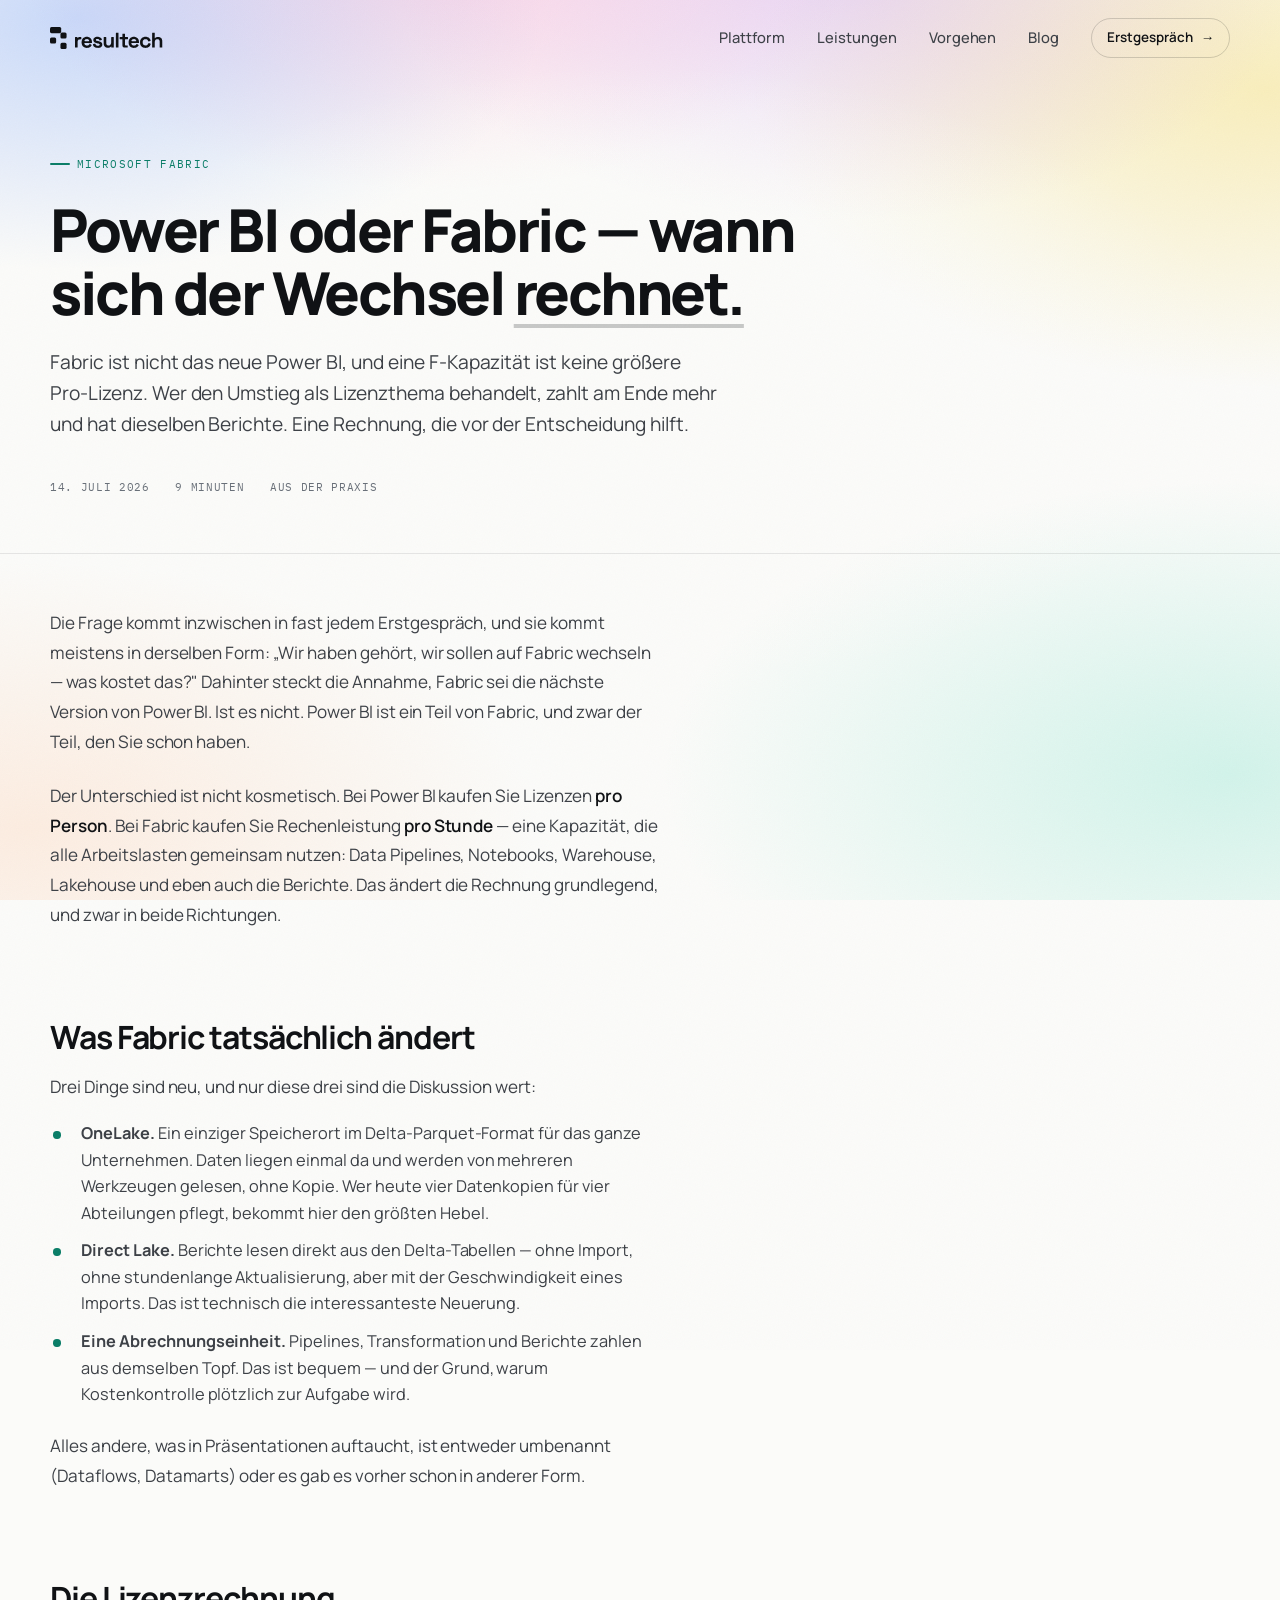
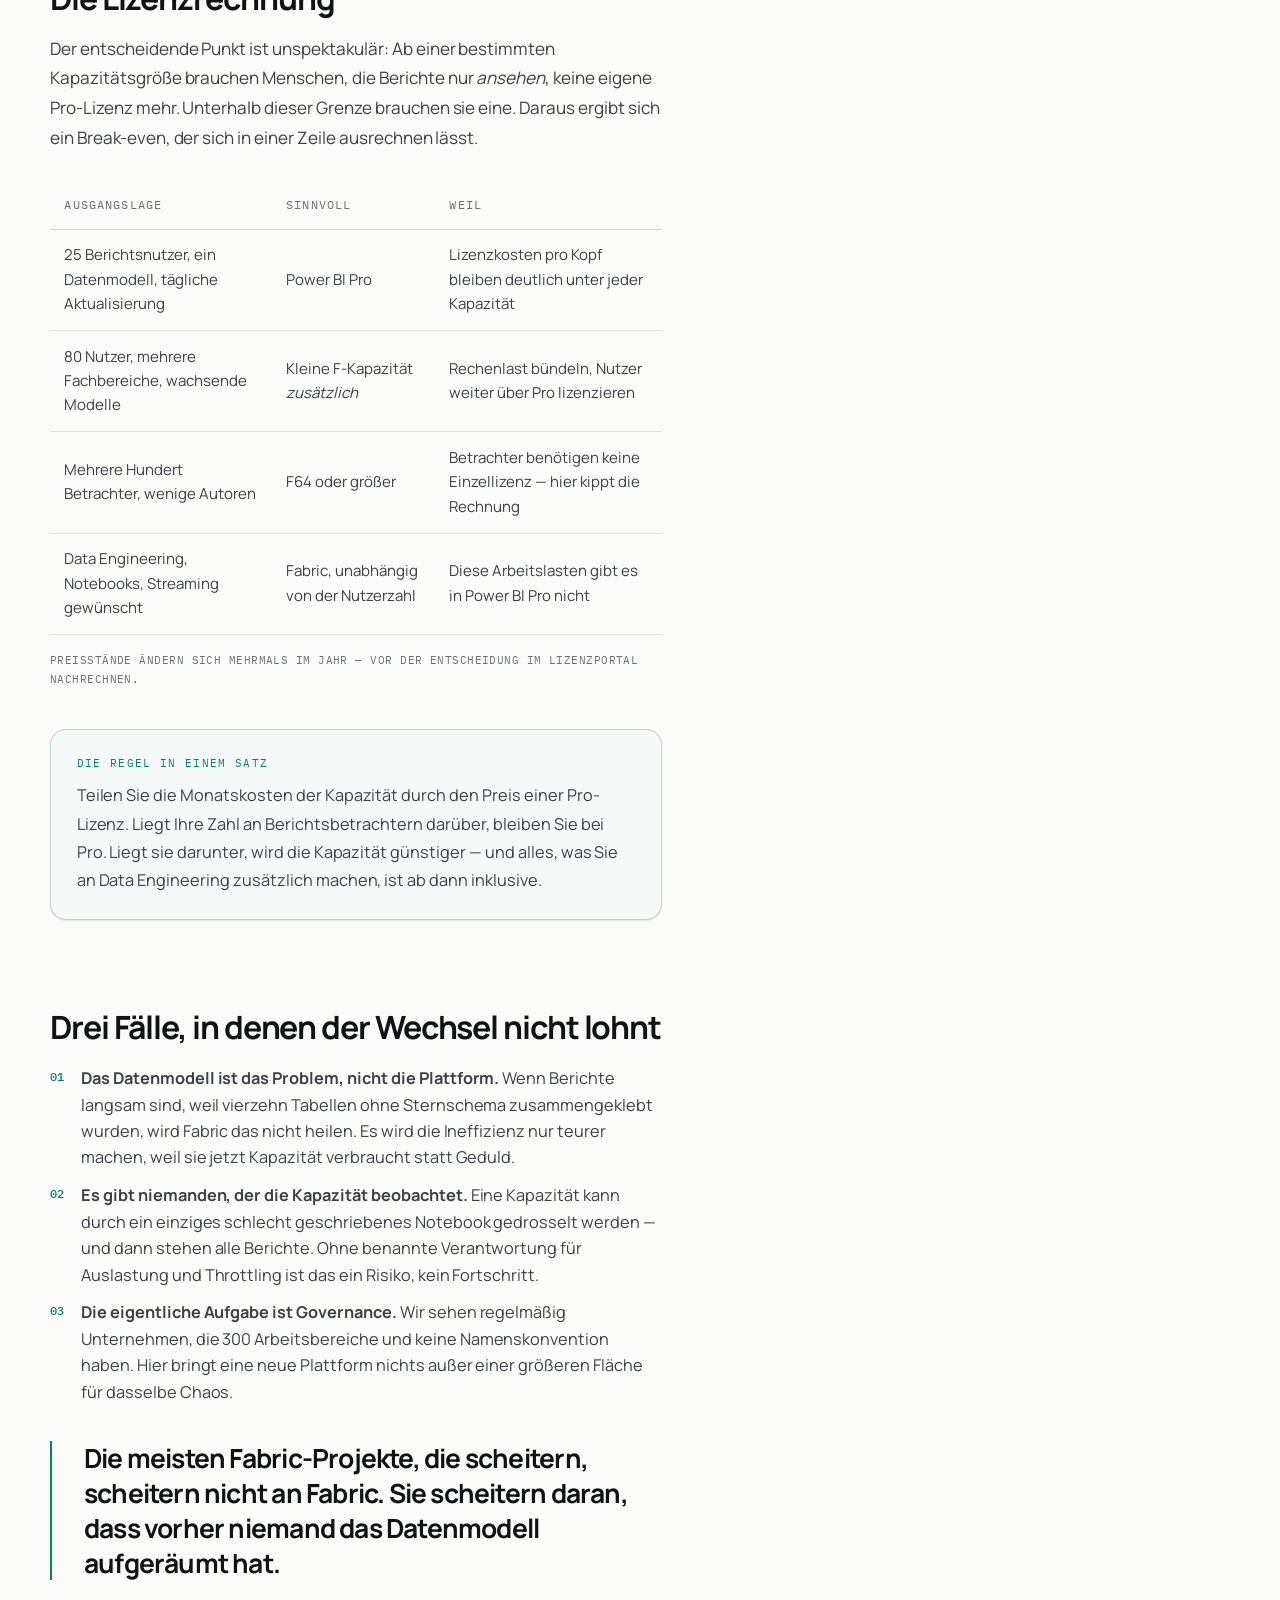
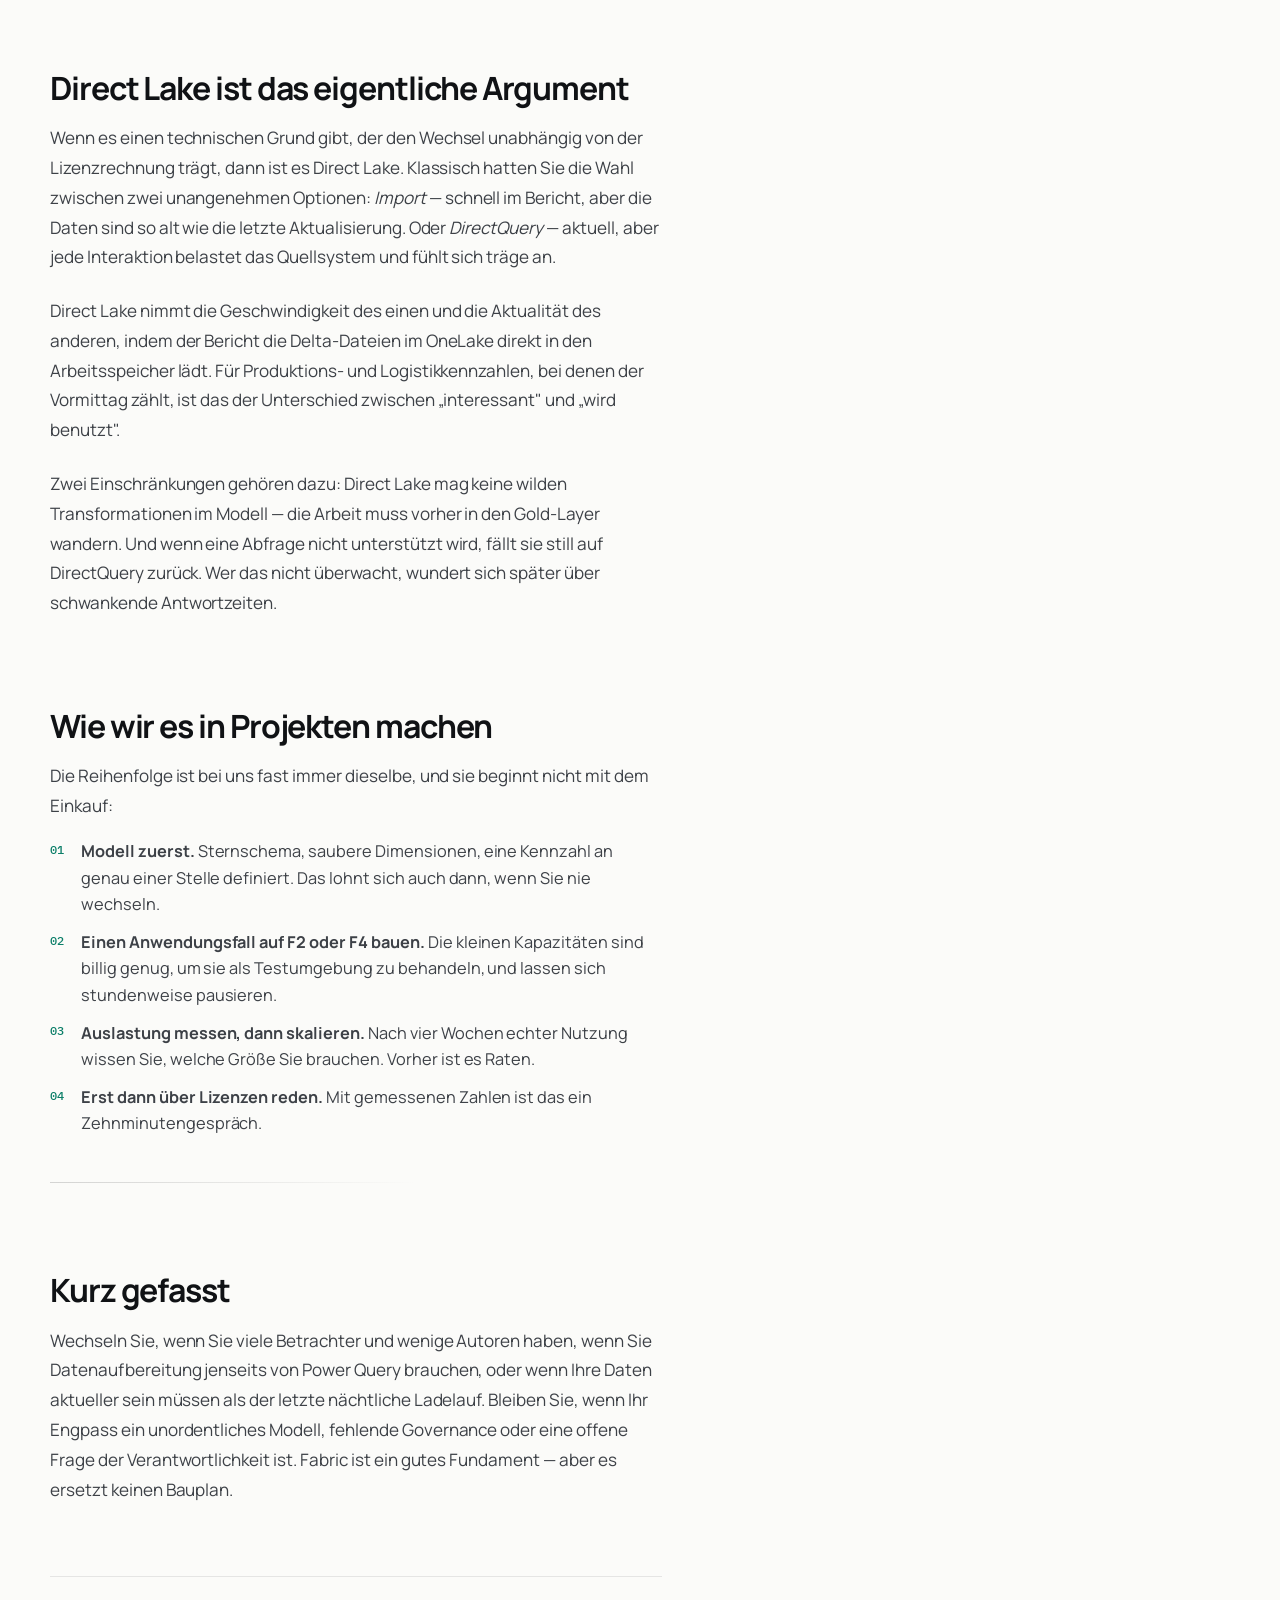
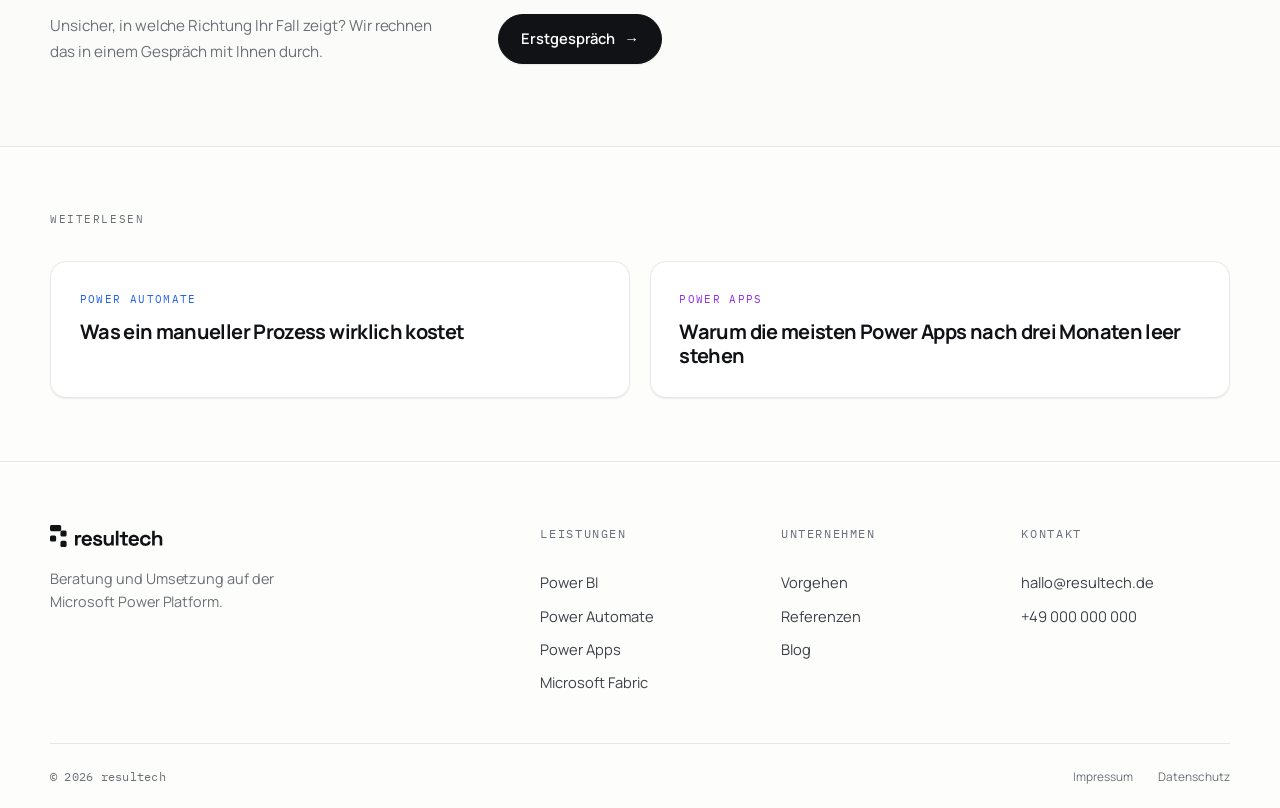
<file: blog/power-bi-oder-fabric.html>
<!DOCTYPE html>
<html lang="de">
<head>
<meta charset="utf-8">
<meta name="viewport" content="width=device-width, initial-scale=1">
<title>Power BI oder Fabric — wann sich der Wechsel rechnet | resultech</title>
<meta name="description" content="Fabric ist nicht das neue Power BI. Eine ehrliche Rechnung, ab wann der Umstieg Geld spart — und drei Fälle, in denen er es nicht tut.">
<meta name="theme-color" content="#FBFBF9">

<link rel="icon" href="../favicon.svg" type="image/svg+xml">
<link rel="icon" href="../favicon.ico" sizes="any">
<link rel="apple-touch-icon" href="../apple-touch-icon.png">

<link rel="stylesheet" href="../styles.css">
</head>
<body style="--a:var(--fabric)">

<div class="grain" aria-hidden="true"></div>
<div class="progress" data-progress aria-hidden="true"></div>

<header class="nav stuck" id="nav">
  <div class="nav__inner">
    <a class="logo" href="../index.html" aria-label="resultech — Startseite">
      <span class="logo__lockup" aria-hidden="true">
        <svg class="logo__icon" viewBox="0 0 190.08 252.07" fill="currentColor" aria-hidden="true"><rect x="0" y="0" width="128.1" height="70.25" rx="17.36"></rect><rect x="119.83" y="61.98" width="70.25" height="70.25" rx="17.36"></rect><rect x="0" y="119.83" width="70.25" height="70.25" rx="17.36"></rect><rect x="119.83" y="181.82" width="70.25" height="70.25" rx="17.36"></rect></svg>
        <svg class="logo__word" viewBox="0 0 1000 252.07" fill="currentColor" aria-hidden="true"><g transform="translate(0 66.12)"><path fill-rule="evenodd" d="M473.4 0.1C480.6 -0.3,487.8 -0.2,495 0.1C495.9 0.1,496.7 0.5,497.3 1.1C497.8 1.6,498.2 2.4,498.2 3.2C498.5 57.2,498.4 111.2,498.3 165.2C498.3 166.2,498.4 167.4,497.8 168.3C497.3 169.1,496.4 169.7,495.5 169.8C487.6 170.3,479.6 170,471.7 169.8C471 169.8,470.2 169.5,469.7 169.1C469.1 168.6,468.6 168,468.6 167.2C468.1 113.2,468.1 59.2,468.4 5.2C468.4 3.9,468.8 2.5,469.7 1.5C470.6 0.6,472 0.2,473.4 0.1ZM888.9 0.1C895.6 -0.1,902.4 -0.1,909.2 0C909.9 0,910.7 0,911.3 0.3C912.1 0.7,912.9 1.3,913.4 2C913.9 3,913.9 4.2,913.9 5.2C914.1 22.8,913.8 40.3,913.9 57.9C914 58.9,913.9 60,914.3 61C914.5 61.5,914.9 62.1,915.4 62.3C916.1 62.5,917 62.5,917.5 62C919.8 60.1,921.3 57.4,923.7 55.6C926.5 53.5,929.7 51.8,933 50.4C936.3 49.1,939.7 48.1,943.3 47.6C948 47.1,952.8 47.3,957.5 47.5C959.6 47.6,961.8 48,963.9 48.5C966 49,968.1 49.6,970.1 50.4C972.6 51.3,975.1 52.3,977.3 53.7C980.7 55.8,984 58.1,986.9 61C989.3 63.4,991.2 66.3,993 69.2C994.6 71.8,995.7 74.6,996.8 77.5C997.5 79.5,998.2 81.5,998.6 83.7C999.2 86.7,999.8 89.8,999.8 92.9C1000.2 117,1000.1 141.1,1000 165.2C1000 166.2,999.9 167.3,999.5 168.3C999.4 168.7,999 169.1,998.5 169.3C997.4 169.7,996.1 169.9,994.9 169.9C988.3 170.1,981.8 170,975.3 169.9C974.2 169.9,973.2 169.8,972.2 169.4C971.6 169.2,971 168.8,970.8 168.3C970.4 167,970.3 165.5,970.2 164.1C970 142.5,970.6 120.8,970.2 99.1C970.1 96.3,969.5 93.6,968.8 90.9C968.4 89.2,967.8 87.6,967 86C966.3 84.5,965.4 82.9,964.3 81.6C963.3 80.4,962.1 79.2,960.8 78.3C958.9 76.9,956.9 75.4,954.6 74.8C951 73.7,947.1 73.4,943.3 73.4C940.2 73.3,937 73.7,934 74.6C931.4 75.5,929 76.9,926.8 78.5C924.8 79.9,923.1 81.7,921.8 83.7C919.4 87.2,917 90.9,915.8 95C914.3 100.3,914.1 106,914 111.5C913.5 129.4,914.1 147.3,913.9 165.2C913.9 166.2,913.9 167.3,913.4 168.2C912.9 168.9,912.1 169.4,911.3 169.6C910 170,908.6 169.9,907.2 169.9C901 170,894.8 170.1,888.6 169.9C887.7 169.9,886.7 169.7,885.8 169.3C885.4 169.1,884.9 168.8,884.6 168.3C884.2 167.3,884 166.2,884 165.2C883.8 112.2,883.7 59.2,884 6.3C884 4.9,884.3 3.4,884.9 2.1C885.2 1.5,885.9 1,886.5 0.7C887.2 0.3,888.1 0.1,888.9 0.1ZM545.1 12.5C546.3 11.8,547.7 11.6,549.1 11.6C555.3 11.3,561.5 11.5,567.7 11.6C568.7 11.6,569.8 11.6,570.8 11.9C571.6 12.2,572.4 12.7,572.8 13.5C573.4 14.4,573.4 15.5,573.4 16.6C573.6 25.9,573.2 35.2,573.4 44.4C573.4 45.5,573.6 46.6,573.9 47.5C574.1 48,574.4 48.5,574.9 48.8C575.9 49.3,576.9 49.6,578 49.6C586.6 49.9,595.2 49.5,603.8 49.8C604.5 49.8,605.3 50,605.9 50.4C606.3 50.7,606.8 51.1,606.8 51.7C607.3 57.8,607.2 64.1,607.2 70.2C607.2 70.9,607.1 71.7,606.8 72.3C606.6 72.8,606.4 73.4,605.9 73.6C604.9 74.1,603.8 74.3,602.8 74.3C594.2 74.6,585.6 74.1,577 74.4C576.1 74.5,575.1 74.7,574.5 75.4C573.8 76.2,573.4 77.4,573.4 78.5C573 96.7,573.2 115,573.4 133.2C573.4 135.3,573.5 137.4,574 139.4C574.3 140.7,575 142,575.9 143C576.8 143.9,577.9 144.6,579 144.7C585.9 145.4,592.8 144.7,599.7 145.3C600.9 145.4,602.4 145.7,603.3 146.6C604 147.4,603.9 148.6,604 149.7C604.2 154.9,604.2 160,604 165.2C603.9 166.2,603.8 167.3,603.3 168.3C603 168.8,602.4 169.3,601.7 169.4C600.1 169.9,598.3 169.9,596.6 169.9C585.2 169.9,573.9 170.3,562.5 169.5C560.3 169.4,558.3 168.3,556.4 167.2C554.2 166.1,552 164.9,550.3 163.1C548.1 160.7,546.2 157.9,545.1 154.9C543.9 151.2,543.6 147.3,543.5 143.5C542.9 121.2,543.5 98.8,543 76.4C543 75.9,542.4 75.5,541.9 75.2C541.3 74.8,540.6 74.5,539.8 74.5C531.9 74.2,524 74.4,516.1 74.3C515.4 74.2,514.7 74.2,514 73.9C513.3 73.5,512.4 73.1,512.3 72.3C511.6 66.8,511.9 61.3,511.8 55.8C511.8 54.8,511.9 53.7,512.1 52.7C512.3 52.1,512.5 51.4,513 51.1C514.2 50.3,515.7 49.8,517.1 49.7C524.3 49.3,531.6 49.8,538.8 49.6C539.5 49.6,540.2 49.6,540.9 49.2C541.6 48.8,542.4 48.3,542.7 47.5C543.3 46.3,543.3 44.8,543.4 43.4C543.6 34.5,543.3 25.5,543.4 16.6C543.4 15.9,543.5 15.2,543.7 14.5C544.1 13.8,544.4 12.9,545.1 12.5ZM131.8 46.5C133.7 46.3,135.5 46,137.4 46.1C142.6 46.4,147.8 46.5,152.9 47.8C157.6 49,161.9 51.3,166.3 53.3C167.7 54,168.9 54.9,170.2 55.8C172.9 57.8,175.8 59.5,178.1 62C181.3 65.4,184 69.4,186.6 73.3C187.8 75.3,188.7 77.4,189.5 79.5C190.6 82.6,191.7 85.6,192.4 88.8C193.5 95,194.3 101.2,194.8 107.4C195.1 110.1,195.2 112.9,194.7 115.6C194.6 116.6,194 117.6,193.1 117.9C191.5 118.6,189.7 118.6,188 118.6C162.5 118.8,137 118.4,111.6 118.6C110.5 118.6,109.4 118.8,108.5 119.3C107.9 119.6,107.2 120.1,107.2 120.8C107.2 123.4,107.5 126.1,108.5 128.6C109.7 131.4,111.5 134,113.5 136.3C115.3 138.3,117.6 139.9,119.9 141.4C122.1 142.8,124.5 144.3,127.1 145.1C130.7 146.1,134.6 146.7,138.4 146.6C142.3 146.6,146.1 146.1,149.8 144.8C152.4 143.9,154.9 142.3,157 140.4C160.1 137.5,162.3 133.6,165.3 130.4C165.8 129.8,166.5 129.2,167.3 129.1C168.7 128.9,170.2 129.2,171.4 129.7C176.7 131.9,181.8 134.6,186.9 137.3C187.9 137.8,188.9 138.4,189.6 139.4C190.2 140.3,190.7 141.4,190.4 142.5C189.8 144.7,188.4 146.7,187.1 148.7C185.4 151.2,183.3 153.6,181.2 155.9C179.5 157.7,177.6 159.4,175.8 161C174.5 162.1,173.2 163.3,171.8 164.1C169 165.9,166.2 167.7,163.2 169C159.7 170.4,156.2 171.8,152.5 172.4C147.5 173.2,142.4 173.2,137.4 173.2C131.9 173.2,126.3 173.4,120.9 172.2C115.8 171.2,111.2 168.8,106.4 166.8C104.8 166.1,103.3 165.2,101.9 164.1C98.8 161.9,95.5 159.7,92.8 156.9C89.4 153.3,86.3 149.2,83.7 144.9C81.4 140.9,79.7 136.5,78.4 132.2C77.2 128.1,76.8 123.9,76.2 119.8C75.8 117.4,75.5 115,75.4 112.5C75.3 110.1,75.2 107.7,75.5 105.3C76.1 99.4,76.8 93.5,78.3 87.8C79.5 83.1,81.4 78.6,83.7 74.4C85.3 71.2,87.7 68.4,89.9 65.6C91.2 64,92.5 62.4,94.1 61.1C97.6 58.2,101.4 55.4,105.4 53.2C109.7 50.9,114.1 48.9,118.8 47.8C123 46.7,127.5 46.9,131.8 46.5ZM250.1 46.5C253.1 46.2,256.1 45.9,259.2 46C264 46.2,268.9 46.4,273.6 47.4C277.5 48.2,281.3 49.7,285 51.3C287.7 52.5,290.4 54.1,292.8 55.8C295 57.3,296.9 59.1,298.7 61C300.6 62.9,302.2 65,303.7 67.1C304.8 68.8,305.7 70.5,306.4 72.3C307 73.6,307.4 75,307.7 76.3C307.8 77.4,308.2 78.5,307.8 79.5C307.4 80.5,306.6 81.5,305.6 81.8C298.5 84.4,291.2 86.2,283.9 88.1C283.2 88.2,282.5 88,281.9 87.8C281.3 87.6,280.8 87.2,280.5 86.8C279.1 84.5,278.3 81.8,276.9 79.5C276 78.1,274.9 76.8,273.6 75.7C272 74.4,270.3 73.3,268.4 72.4C267.5 72,266.4 71.7,265.3 71.5C262.6 71.1,259.9 70.7,257.1 70.7C254 70.8,250.8 71,247.8 71.9C245.9 72.5,244.1 73.7,242.6 75.1C241.2 76.4,240.2 78.2,239.5 80C239.1 81.2,239.2 82.5,239.5 83.7C240 85.2,240.8 86.5,241.8 87.8C242.6 88.8,243.6 89.7,244.7 90.4C246.3 91.4,248 92.4,249.9 92.8C260.1 95.4,270.6 96.8,280.8 99.3C284 100.1,287.1 101.2,290.1 102.5C293.3 103.9,296.5 105.4,299.4 107.4C302 109.1,304.5 111.1,306.5 113.6C308.4 116,309.6 118.9,310.7 121.7C311.5 123.7,312 125.9,312.2 128C312.5 132.5,312.4 137,312.2 141.4C312.2 142.5,311.9 143.6,311.6 144.5C310.3 148,309.2 151.7,307.3 154.9C305.5 157.8,302.9 160.1,300.4 162.5C298.9 163.9,297.1 165.1,295.3 166.2C293.3 167.4,291.2 168.4,289.1 169.3C286.4 170.4,283.7 171.5,280.8 172C275.7 172.8,270.5 173.2,265.3 173.3C259.5 173.4,253.6 172.9,247.8 172.6C246.4 172.5,245 172.4,243.7 172C240.5 171.2,237.4 170.4,234.4 169.1C230.8 167.6,227.3 165.9,224.1 163.7C221 161.6,218.2 159.1,215.8 156.3C213.5 153.7,211.7 150.7,210 147.6C208.6 145,207.5 142.2,206.6 139.4C206.2 137.7,205.9 135.9,206.1 134.2C206.2 133.3,206.8 132.3,207.6 131.8C209.1 130.8,210.9 130.2,212.7 129.7C216.5 128.6,220.3 127.7,224.1 126.9C226.1 126.4,228.2 126,230.3 126C231.1 126,232.2 126.3,232.7 127C234.4 129.5,235 132.5,236.5 135.1C237.6 137.2,239 139.1,240.6 140.8C241.8 142.1,243.2 143.4,244.7 144.3C246.9 145.7,249.1 147,251.6 147.6C254.7 148.5,258 148.6,261.2 148.7C264.7 148.7,268.2 148.7,271.5 147.9C274.1 147.3,276.6 145.9,278.8 144.3C280.2 143.3,281.3 141.9,282 140.4C282.7 139.2,282.8 137.7,282.9 136.3C282.9 134.9,282.7 133.5,282.3 132.2C282 131.3,281.4 130.5,280.8 129.8C279.9 128.8,278.9 127.9,277.7 127.3C275.2 125.9,272.5 124.7,269.7 123.9C263.9 122.3,257.8 121.8,251.9 120.3C245.3 118.6,238.7 116.8,232.3 114.3C229.3 113.2,226.5 111.3,223.8 109.5C222 108.2,220.5 106.7,218.9 105.1C217.6 103.9,216.3 102.7,215.4 101.2C214.1 99.3,212.8 97.2,212.1 95C211.1 91.7,210.5 88.2,210 84.7C209.8 83.3,209.8 81.9,210 80.6C210.6 77.1,211.1 73.6,212.2 70.2C213 67.6,214.2 65.1,215.8 62.9C217.8 60.2,220.2 57.8,222.8 55.8C225.4 53.8,228.3 52.1,231.3 50.7C233.9 49.4,236.7 48.4,239.5 47.7C243 46.9,246.6 46.8,250.1 46.5ZM670.4 46.5C672 46.4,673.5 45.9,675 46C680.5 46.3,686.1 46.4,691.5 47.7C696.2 48.9,700.6 51.2,704.9 53.3C706.8 54.2,708.5 55.4,710.1 56.7C712.7 58.7,715.4 60.6,717.6 63C720.7 66.5,723.4 70.4,725.8 74.4C727.3 76.9,728.3 79.8,729.3 82.6C730.4 85.7,731.8 88.7,732.2 91.9C733.2 99.4,733.2 107,733.4 114.6C733.4 115.4,733.2 116.2,732.8 116.8C732.3 117.5,731.6 118.3,730.7 118.3C703.9 118.9,677.1 118.3,650.2 118.6C649.2 118.6,648.1 118.7,647.1 119.1C646.7 119.3,646.3 119.7,646.1 120.1C645.7 121,645.6 121.9,645.6 122.9C645.6 123.8,645.8 124.8,646.1 125.7C646.8 127.6,647.6 129.4,648.5 131.1C649.3 132.5,650.2 133.9,651.3 135.1C652.5 136.6,653.8 138.1,655.4 139.2C658.6 141.5,662 143.8,665.7 145.1C669.3 146.3,673.2 146.7,677.1 146.7C680.9 146.6,684.8 146,688.4 144.8C691.1 143.9,693.4 142.2,695.6 140.6C697.2 139.4,698.5 137.8,699.7 136.3C701.2 134.4,702.2 132,703.9 130.2C704.7 129.4,705.9 129.1,707 129C708 128.9,709.1 129.3,710.1 129.7C713.6 131.2,717 133,720.4 134.7C723.1 136.2,726 137.4,728.3 139.4C729.1 140.1,729.5 141.4,729.3 142.5C728.9 144.3,727.6 145.8,726.6 147.3C724.8 149.9,723 152.5,721 154.9C719.4 156.7,717.5 158.4,715.7 160C714.2 161.3,712.7 162.6,711.1 163.7C708.1 165.6,705.1 167.5,701.8 168.9C698.5 170.4,695.1 171.8,691.5 172.4C686.1 173.2,680.5 173.2,675 173.2C670.2 173.2,665.3 173.4,660.6 172.3C654.7 171,649.1 169,643.8 166.2C639.3 163.9,635.3 160.7,631.7 157.2C628.8 154.5,626.7 151.1,624.4 147.9C623.4 146.5,622.4 145.1,621.8 143.5C619.6 138.4,617.2 133.4,616.1 128C614.8 121.9,614.7 115.7,614.7 109.5C614.7 103.6,614.9 97.7,616 91.9C617.1 86.6,619.4 81.5,621.4 76.4C622 75,622.8 73.6,623.8 72.3C626.2 68.8,628.5 65,631.6 62C635 58.7,638.9 55.9,643 53.7C647.9 51.1,653.1 49,658.5 47.6C662.4 46.6,666.5 46.9,670.4 46.5ZM803.4 46.5C805.3 46.3,807.2 45.9,809.1 46C814.7 46.4,820.2 46.7,825.7 47.8C829.2 48.5,832.7 49.9,836 51.5C839.9 53.3,843.7 55.6,847.3 58C849 59.1,850.4 60.5,851.8 62C853.6 63.9,855.5 65.9,857 68.2C859.2 71.5,861.2 74.9,862.9 78.5C864.3 81.5,865.2 84.6,866 87.8C866.4 89.1,866.4 90.5,866.3 91.9C866.3 92.3,866.2 92.7,865.9 92.9C865.3 93.6,864.7 94.3,863.8 94.5C858.4 96.1,852.9 97.3,847.3 98.3C844.9 98.7,842.5 98.9,840.1 98.6C839.3 98.5,838.4 97.8,838 97.1C836.7 94.5,836.2 91.5,835 88.8C834.2 87,833.1 85.3,831.9 83.7C831 82.4,829.9 81.2,828.8 80.2C827.5 79,826.1 78,824.6 77.2C823 76.2,821.3 75.1,819.5 74.6C815.8 73.7,811.9 73,808.1 73C804.6 73,801.2 73.7,797.8 74.5C795.5 75.2,793.3 76.2,791.2 77.5C789.1 78.7,787.1 80.2,785.4 82C783.1 84.4,781 87,779.4 89.8C778.2 92.1,777.4 94.6,776.8 97.1C776.2 100.5,775.8 103.9,775.9 107.4C775.9 112.6,776.2 117.8,777 122.9C777.4 125.4,778.3 127.9,779.6 130.1C780.8 132.4,782.6 134.3,784.4 136.2C786.3 138.1,788.3 139.9,790.5 141.4C792.5 142.7,794.5 143.9,796.8 144.4C800.5 145.4,804.3 146,808.1 146.1C811.6 146.2,815 145.6,818.4 145.1C819.5 144.9,820.6 144.5,821.5 143.9C824.4 142.2,827.5 140.6,829.9 138.3C832.1 136.3,833.9 133.8,835.3 131.1C836.9 128.2,837.4 124.8,839 121.8C839.4 121.1,840.3 120.4,841.1 120.3C843.9 120.2,846.7 120.8,849.4 121.3C853.6 122.1,857.7 123.2,861.8 124.3C862.8 124.6,863.9 125,864.9 125.5C865.6 126,866.4 126.5,866.9 127.3C867.3 127.8,867.4 128.5,867.3 129.1C867 130.8,866.5 132.5,865.9 134.2C865 136.7,864.1 139.1,862.9 141.4C861.2 144.6,859.4 147.8,857.4 150.7C855.8 152.9,854 154.9,852.2 156.9C851 158.2,849.8 159.5,848.4 160.6C845.4 162.8,842.3 164.9,839.1 166.7C837.2 167.8,835.2 168.6,833.2 169.3C830.1 170.5,826.9 171.8,823.6 172.4C818.5 173.1,813.3 173.2,808.1 173.2C802.9 173.2,797.7 173.1,792.6 172.4C789.3 171.8,786.1 170.5,783 169.3C780.5 168.4,777.9 167.6,775.7 166.2C771.5 163.7,767.3 161.1,763.7 157.8C760.5 154.8,758 151.1,755.3 147.6C754.2 146.1,753.1 144.5,752.4 142.8C750.3 138,747.9 133.2,746.8 128C745.5 122,745.4 115.7,745.4 109.5C745.4 103.6,745.8 97.7,746.8 91.9C747.2 89.1,748.3 86.3,749.4 83.7C750.9 80,752.3 76.3,754.5 73C757.1 68.9,760.1 64.9,763.7 61.5C767.1 58.4,771 55.8,775.1 53.7C780 51.2,785.2 49.1,790.6 47.7C794.7 46.6,799.1 46.9,803.4 46.5ZM51.5 49.6C53.3 49.4,55.1 49,56.9 48.9C60.3 48.8,63.8 48.8,67.2 48.9C67.9 48.9,68.6 49,69.3 49.2C70 49.4,70.9 49.7,71.4 50.3C72 51.3,72.3 52.6,72.4 53.7C72.7 59.2,72.6 64.7,72.4 70.2C72.4 71.3,72.3 72.4,71.9 73.3C71.6 74,71 74.6,70.3 75C69.7 75.3,69 75.5,68.3 75.6C64.8 75.8,61.4 75.5,57.9 75.8C53.8 76.1,49.7 76.4,45.7 77.5C43.4 78.1,41.3 79.5,39.4 80.9C37.9 81.9,36.7 83.3,35.7 84.7C34.3 86.6,32.7 88.6,32 90.9C30.9 94.9,30.4 99.1,30.3 103.3C29.8 124.6,30.7 145.9,30.1 167.2C30.1 168.1,29.2 168.8,28.5 169.3C27.8 169.8,26.8 169.9,26 169.9C18 169.9,10.1 169.9,2.2 169.4C1.6 169.4,1 168.8,0.7 168.3C0.2 167.3,0 166.2,0 165.2C-0.2 129.1,-0.1 92.9,0 56.8C0 55.4,0 54,0.5 52.7C0.7 51.9,1.3 51.1,1.9 50.6C2.6 50.1,3.5 49.8,4.3 49.8C11.8 49.6,19.4 49.4,27 49.9C27.9 50,28.8 50.8,29 51.6C29.8 53.9,29.3 56.5,29.8 58.9C30 59.6,30.4 60.4,31.1 60.6C31.9 60.7,32.6 60.1,33.2 59.5C34.4 58.4,35.1 56.8,36.3 55.6C37.5 54.5,38.9 53.6,40.4 52.7C42 51.8,43.7 50.9,45.6 50.4C47.5 49.8,49.5 49.9,51.5 49.6ZM330 50.6C330.8 49.7,332.3 49.7,333.5 49.7C340 49.4,346.5 49.6,353.1 49.7C354.1 49.7,355.2 49.7,356.2 50C356.9 50.4,357.7 50.9,358.1 51.7C358.6 52.6,358.6 53.7,358.6 54.8C358.7 76.1,358.3 97.4,358.6 118.7C358.7 122.2,358.7 125.8,359.7 129.1C360.8 132.4,362.8 135.5,364.8 138.3C365.7 139.7,367.2 140.6,368.5 141.4C370.5 142.7,372.4 144.3,374.7 144.9C378.1 145.8,381.6 145.9,385 145.9C388.2 145.9,391.4 145.8,394.3 144.8C397.3 143.9,400 142.2,402.4 140.4C404.3 139,406 137.2,407.3 135.3C409.6 131.7,412 128,413 123.9C414.4 118.6,414.4 112.9,414.5 107.4C414.9 90.5,414.2 73.7,414.5 56.8C414.6 55.1,414.7 53.2,415.5 51.7C416 50.8,417.1 50.3,418.1 50C419 49.6,420.1 49.7,421.2 49.7C427.4 49.6,433.5 49.4,439.7 49.7C440.9 49.7,442.1 50,443.1 50.6C443.8 51.1,444.1 51.9,444.3 52.7C444.5 53.4,444.5 54.1,444.5 54.8C444.5 91.6,444.7 128.4,444.5 165.2C444.5 166.2,444.3 167.3,443.9 168.3C443.7 168.7,443.3 169.1,442.8 169.3C441.8 169.7,440.8 169.9,439.7 169.9C432.5 170,425.2 170.4,418.1 169.6C417 169.5,416 168.3,415.7 167.2C414.9 163.9,415.5 160.3,415 156.9C414.9 156.4,414.4 156,413.9 155.8C413.6 155.6,413.2 155.6,412.9 155.9C409.3 158.9,406.3 162.7,402.6 165.5C400.3 167.2,397.7 168.4,395.1 169.3C391.1 170.6,387.1 171.5,383 172C379.2 172.5,375.4 172.6,371.6 172.2C367.4 171.8,363.3 170.8,359.2 169.6C356.7 168.9,354.2 168,352 166.6C348.3 164.2,344.8 161.5,341.7 158.3C339 155.4,336.9 152,334.9 148.7C333.7 146.7,333 144.6,332.3 142.5C331.1 139.1,329.5 135.7,329.3 132.2C328.3 106.4,328.7 80.6,328.9 54.8C328.9 53.3,329 51.7,330 50.6ZM131.2 73.2C128.4 73.7,125.6 74.1,122.9 75.1C121.1 75.7,119.4 76.9,117.8 78C116.7 78.7,115.5 79.5,114.7 80.5C112.4 83.5,110.4 86.6,108.7 89.8C108.2 90.8,108.1 91.9,108.2 92.9C108.3 93.7,108.5 94.7,109.2 95C110.5 95.7,112.1 95.8,113.7 95.8C128.1 96,142.6 95.8,157 95.8C158 95.8,159.1 95.9,160.1 95.6C160.9 95.4,161.7 95.2,162.2 94.5C162.7 93.8,162.8 92.8,162.7 91.9C162.6 90.5,162.5 89,161.8 87.8C160.3 85.2,158.4 82.8,156.5 80.6C155.4 79.4,154.2 78.4,152.9 77.5C151.6 76.6,150.2 75.8,148.7 75.1C147.8 74.7,146.7 74.4,145.6 74.1C142.6 73.5,139.5 72.8,136.4 72.6C134.6 72.4,132.9 72.9,131.2 73.2ZM669.8 73.2C667.4 73.7,664.9 74,662.6 74.8C660.8 75.4,659.2 76.4,657.6 77.5C656.4 78.2,655.3 79,654.4 80C652.4 82.1,650.3 84.2,648.8 86.8C647.7 88.6,647.1 90.8,646.8 92.9C646.7 93.7,646.9 94.7,647.6 95C649 95.7,650.7 95.8,652.3 95.8C667.1 96,681.9 95.9,696.7 95.8C697.7 95.8,698.8 95.9,699.8 95.5C700.5 95.3,701.3 94.7,701.6 94C701.9 93,701.6 91.9,701.4 90.9C701 89.3,700.5 87.7,699.8 86.3C698.8 84.6,697.6 83,696.3 81.6C695.2 80.3,693.9 79.1,692.5 78.1C690.9 76.9,689.2 76,687.4 75.1C686.4 74.7,685.3 74.4,684.3 74.1C681.2 73.5,678.1 72.8,675 72.6C673.3 72.4,671.5 72.9,669.8 73.2Z"></path></g></svg>
      </span>
    </a>
    <nav class="nav__links" aria-label="Hauptnavigation">
      <a href="../index.html#showcase">Plattform</a>
      <a href="../index.html#leistungen">Leistungen</a>
      <a href="../index.html#vorgehen">Vorgehen</a>
      <a href="index.html">Blog</a>
    </nav>
    <a class="btn btn--sm" href="../index.html#kontakt">Erstgespräch<span class="btn__arrow" aria-hidden="true">→</span></a>
  </div>
</header>

<main>
<article class="article">

  <header class="article__head">
    <div class="wrap">
      <p class="article__cat">Microsoft Fabric</p>
      <h1>Power BI oder Fabric — wann sich der Wechsel <em>rechnet.</em></h1>
      <p class="article__lede">
        Fabric ist nicht das neue Power BI, und eine F-Kapazität ist keine größere
        Pro-Lizenz. Wer den Umstieg als Lizenzthema behandelt, zahlt am Ende mehr und
        hat dieselben Berichte. Eine Rechnung, die vor der Entscheidung hilft.
      </p>
      <p class="article__meta">
        <span><time datetime="2026-07-14">14. Juli 2026</time></span>
        <span>9 Minuten</span>
        <span>Aus der Praxis</span>
      </p>
    </div>
  </header>

  <div class="wrap">
    <div class="prose">

      <p>
        Die Frage kommt inzwischen in fast jedem Erstgespräch, und sie kommt meistens in
        derselben Form: „Wir haben gehört, wir sollen auf Fabric wechseln — was kostet
        das?" Dahinter steckt die Annahme, Fabric sei die nächste Version von Power BI.
        Ist es nicht. Power BI ist ein Teil von Fabric, und zwar der Teil, den Sie schon
        haben.
      </p>

      <p>
        Der Unterschied ist nicht kosmetisch. Bei Power BI kaufen Sie Lizenzen
        <strong>pro Person</strong>. Bei Fabric kaufen Sie Rechenleistung
        <strong>pro Stunde</strong> — eine Kapazität, die alle Arbeitslasten
        gemeinsam nutzen: Data Pipelines, Notebooks, Warehouse, Lakehouse und eben auch
        die Berichte. Das ändert die Rechnung grundlegend, und zwar in beide Richtungen.
      </p>

      <h2>Was Fabric tatsächlich ändert</h2>

      <p>
        Drei Dinge sind neu, und nur diese drei sind die Diskussion wert:
      </p>

      <ul>
        <li>
          <strong>OneLake.</strong> Ein einziger Speicherort im Delta-Parquet-Format für
          das ganze Unternehmen. Daten liegen einmal da und werden von mehreren Werkzeugen
          gelesen, ohne Kopie. Wer heute vier Datenkopien für vier Abteilungen pflegt,
          bekommt hier den größten Hebel.
        </li>
        <li>
          <strong>Direct Lake.</strong> Berichte lesen direkt aus den Delta-Tabellen —
          ohne Import, ohne stundenlange Aktualisierung, aber mit der Geschwindigkeit
          eines Imports. Das ist technisch die interessanteste Neuerung.
        </li>
        <li>
          <strong>Eine Abrechnungseinheit.</strong> Pipelines, Transformation und Berichte
          zahlen aus demselben Topf. Das ist bequem — und der Grund, warum
          Kostenkontrolle plötzlich zur Aufgabe wird.
        </li>
      </ul>

      <p>
        Alles andere, was in Präsentationen auftaucht, ist entweder umbenannt
        (Dataflows, Datamarts) oder es gab es vorher schon in anderer Form.
      </p>

      <h2>Die Lizenzrechnung</h2>

      <p>
        Der entscheidende Punkt ist unspektakulär: Ab einer bestimmten Kapazitätsgröße
        brauchen Menschen, die Berichte nur <em>ansehen</em>, keine eigene
        Pro-Lizenz mehr. Unterhalb dieser Grenze brauchen sie eine. Daraus ergibt sich
        ein Break-even, der sich in einer Zeile ausrechnen lässt.
      </p>

      <div class="table-scroll">
        <table>
          <thead>
            <tr><th>Ausgangslage</th><th>Sinnvoll</th><th>Weil</th></tr>
          </thead>
          <tbody>
            <tr>
              <td>25 Berichtsnutzer, ein Datenmodell, tägliche Aktualisierung</td>
              <td>Power BI Pro</td>
              <td>Lizenzkosten pro Kopf bleiben deutlich unter jeder Kapazität</td>
            </tr>
            <tr>
              <td>80 Nutzer, mehrere Fachbereiche, wachsende Modelle</td>
              <td>Kleine F-Kapazität <em>zusätzlich</em></td>
              <td>Rechenlast bündeln, Nutzer weiter über Pro lizenzieren</td>
            </tr>
            <tr>
              <td>Mehrere Hundert Betrachter, wenige Autoren</td>
              <td>F64 oder größer</td>
              <td>Betrachter benötigen keine Einzellizenz — hier kippt die Rechnung</td>
            </tr>
            <tr>
              <td>Data Engineering, Notebooks, Streaming gewünscht</td>
              <td>Fabric, unabhängig von der Nutzerzahl</td>
              <td>Diese Arbeitslasten gibt es in Power BI Pro nicht</td>
            </tr>
          </tbody>
        </table>
      </div>

      <p class="note">Preisstände ändern sich mehrmals im Jahr — vor der Entscheidung im Lizenzportal nachrechnen.</p>

      <div class="callout">
        <span class="callout__k">Die Regel in einem Satz</span>
        <p>
          Teilen Sie die Monatskosten der Kapazität durch den Preis einer Pro-Lizenz.
          Liegt Ihre Zahl an Berichtsbetrachtern darüber, bleiben Sie bei Pro. Liegt sie
          darunter, wird die Kapazität günstiger — und alles, was Sie an Data
          Engineering zusätzlich machen, ist ab dann inklusive.
        </p>
      </div>

      <h2>Drei Fälle, in denen der Wechsel nicht lohnt</h2>

      <ol>
        <li>
          <strong>Das Datenmodell ist das Problem, nicht die Plattform.</strong>
          Wenn Berichte langsam sind, weil vierzehn Tabellen ohne Sternschema
          zusammengeklebt wurden, wird Fabric das nicht heilen. Es wird die
          Ineffizienz nur teurer machen, weil sie jetzt Kapazität verbraucht statt
          Geduld.
        </li>
        <li>
          <strong>Es gibt niemanden, der die Kapazität beobachtet.</strong>
          Eine Kapazität kann durch ein einziges schlecht geschriebenes Notebook
          gedrosselt werden — und dann stehen alle Berichte. Ohne benannte
          Verantwortung für Auslastung und Throttling ist das ein Risiko, kein
          Fortschritt.
        </li>
        <li>
          <strong>Die eigentliche Aufgabe ist Governance.</strong>
          Wir sehen regelmäßig Unternehmen, die 300 Arbeitsbereiche und keine
          Namenskonvention haben. Hier bringt eine neue Plattform nichts außer einer
          größeren Fläche für dasselbe Chaos.
        </li>
      </ol>

      <blockquote>
        <p>
          Die meisten Fabric-Projekte, die scheitern, scheitern nicht an Fabric.
          Sie scheitern daran, dass vorher niemand das Datenmodell aufgeräumt hat.
        </p>
      </blockquote>

      <h2>Direct Lake ist das eigentliche Argument</h2>

      <p>
        Wenn es einen technischen Grund gibt, der den Wechsel unabhängig von der
        Lizenzrechnung trägt, dann ist es Direct Lake. Klassisch hatten Sie die Wahl
        zwischen zwei unangenehmen Optionen: <em>Import</em> — schnell im Bericht, aber
        die Daten sind so alt wie die letzte Aktualisierung. Oder
        <em>DirectQuery</em> — aktuell, aber jede Interaktion belastet das
        Quellsystem und fühlt sich träge an.
      </p>

      <p>
        Direct Lake nimmt die Geschwindigkeit des einen und die Aktualität des anderen,
        indem der Bericht die Delta-Dateien im OneLake direkt in den Arbeitsspeicher
        lädt. Für Produktions- und Logistikkennzahlen, bei denen der Vormittag zählt,
        ist das der Unterschied zwischen „interessant" und „wird benutzt".
      </p>

      <p>
        Zwei Einschränkungen gehören dazu: Direct Lake mag keine wilden
        Transformationen im Modell — die Arbeit muss vorher in den Gold-Layer wandern.
        Und wenn eine Abfrage nicht unterstützt wird, fällt sie still auf DirectQuery
        zurück. Wer das nicht überwacht, wundert sich später über schwankende
        Antwortzeiten.
      </p>

      <h2>Wie wir es in Projekten machen</h2>

      <p>
        Die Reihenfolge ist bei uns fast immer dieselbe, und sie beginnt nicht mit dem
        Einkauf:
      </p>

      <ol>
        <li>
          <strong>Modell zuerst.</strong> Sternschema, saubere Dimensionen, eine
          Kennzahl an genau einer Stelle definiert. Das lohnt sich auch dann, wenn Sie
          nie wechseln.
        </li>
        <li>
          <strong>Einen Anwendungsfall auf F2 oder F4 bauen.</strong> Die kleinen
          Kapazitäten sind billig genug, um sie als Testumgebung zu behandeln, und
          lassen sich stundenweise pausieren.
        </li>
        <li>
          <strong>Auslastung messen, dann skalieren.</strong> Nach vier Wochen echter
          Nutzung wissen Sie, welche Größe Sie brauchen. Vorher ist es Raten.
        </li>
        <li>
          <strong>Erst dann über Lizenzen reden.</strong> Mit gemessenen Zahlen ist das
          ein Zehnminutengespräch.
        </li>
      </ol>

      <hr>

      <h2>Kurz gefasst</h2>

      <p>
        Wechseln Sie, wenn Sie viele Betrachter und wenige Autoren haben, wenn Sie
        Datenaufbereitung jenseits von Power Query brauchen, oder wenn Ihre Daten
        aktueller sein müssen als der letzte nächtliche Ladelauf. Bleiben Sie, wenn Ihr
        Engpass ein unordentliches Modell, fehlende Governance oder eine offene Frage
        der Verantwortlichkeit ist. Fabric ist ein gutes Fundament — aber es ersetzt
        keinen Bauplan.
      </p>

      <div class="article__foot">
        <p>Unsicher, in welche Richtung Ihr Fall zeigt? Wir rechnen das in einem Gespräch mit Ihnen durch.</p>
        <a class="btn btn--primary" href="../index.html#kontakt">Erstgespräch<span class="btn__arrow" aria-hidden="true">→</span></a>
      </div>

    </div>
  </div>

</article>

<section class="more">
  <div class="wrap">
    <h2>Weiterlesen</h2>
    <div class="more__grid">
      <a href="was-kostet-ein-manueller-prozess.html" data-accent="flow">
        <span class="more__cat">Power Automate</span>
        <b>Was ein manueller Prozess wirklich kostet</b>
      </a>
      <a href="warum-power-apps-leer-stehen.html" data-accent="apps">
        <span class="more__cat">Power Apps</span>
        <b>Warum die meisten Power Apps nach drei Monaten leer stehen</b>
      </a>
    </div>
  </div>
</section>

</main>

<footer class="foot">
  <div class="wrap foot__inner">
    <div class="foot__brand">
      <a class="logo" href="../index.html">
        <span class="logo__lockup" aria-hidden="true">
        <svg class="logo__icon" viewBox="0 0 190.08 252.07" fill="currentColor" aria-hidden="true"><rect x="0" y="0" width="128.1" height="70.25" rx="17.36"></rect><rect x="119.83" y="61.98" width="70.25" height="70.25" rx="17.36"></rect><rect x="0" y="119.83" width="70.25" height="70.25" rx="17.36"></rect><rect x="119.83" y="181.82" width="70.25" height="70.25" rx="17.36"></rect></svg>
        <svg class="logo__word" viewBox="0 0 1000 252.07" fill="currentColor" aria-hidden="true"><g transform="translate(0 66.12)"><path fill-rule="evenodd" d="M473.4 0.1C480.6 -0.3,487.8 -0.2,495 0.1C495.9 0.1,496.7 0.5,497.3 1.1C497.8 1.6,498.2 2.4,498.2 3.2C498.5 57.2,498.4 111.2,498.3 165.2C498.3 166.2,498.4 167.4,497.8 168.3C497.3 169.1,496.4 169.7,495.5 169.8C487.6 170.3,479.6 170,471.7 169.8C471 169.8,470.2 169.5,469.7 169.1C469.1 168.6,468.6 168,468.6 167.2C468.1 113.2,468.1 59.2,468.4 5.2C468.4 3.9,468.8 2.5,469.7 1.5C470.6 0.6,472 0.2,473.4 0.1ZM888.9 0.1C895.6 -0.1,902.4 -0.1,909.2 0C909.9 0,910.7 0,911.3 0.3C912.1 0.7,912.9 1.3,913.4 2C913.9 3,913.9 4.2,913.9 5.2C914.1 22.8,913.8 40.3,913.9 57.9C914 58.9,913.9 60,914.3 61C914.5 61.5,914.9 62.1,915.4 62.3C916.1 62.5,917 62.5,917.5 62C919.8 60.1,921.3 57.4,923.7 55.6C926.5 53.5,929.7 51.8,933 50.4C936.3 49.1,939.7 48.1,943.3 47.6C948 47.1,952.8 47.3,957.5 47.5C959.6 47.6,961.8 48,963.9 48.5C966 49,968.1 49.6,970.1 50.4C972.6 51.3,975.1 52.3,977.3 53.7C980.7 55.8,984 58.1,986.9 61C989.3 63.4,991.2 66.3,993 69.2C994.6 71.8,995.7 74.6,996.8 77.5C997.5 79.5,998.2 81.5,998.6 83.7C999.2 86.7,999.8 89.8,999.8 92.9C1000.2 117,1000.1 141.1,1000 165.2C1000 166.2,999.9 167.3,999.5 168.3C999.4 168.7,999 169.1,998.5 169.3C997.4 169.7,996.1 169.9,994.9 169.9C988.3 170.1,981.8 170,975.3 169.9C974.2 169.9,973.2 169.8,972.2 169.4C971.6 169.2,971 168.8,970.8 168.3C970.4 167,970.3 165.5,970.2 164.1C970 142.5,970.6 120.8,970.2 99.1C970.1 96.3,969.5 93.6,968.8 90.9C968.4 89.2,967.8 87.6,967 86C966.3 84.5,965.4 82.9,964.3 81.6C963.3 80.4,962.1 79.2,960.8 78.3C958.9 76.9,956.9 75.4,954.6 74.8C951 73.7,947.1 73.4,943.3 73.4C940.2 73.3,937 73.7,934 74.6C931.4 75.5,929 76.9,926.8 78.5C924.8 79.9,923.1 81.7,921.8 83.7C919.4 87.2,917 90.9,915.8 95C914.3 100.3,914.1 106,914 111.5C913.5 129.4,914.1 147.3,913.9 165.2C913.9 166.2,913.9 167.3,913.4 168.2C912.9 168.9,912.1 169.4,911.3 169.6C910 170,908.6 169.9,907.2 169.9C901 170,894.8 170.1,888.6 169.9C887.7 169.9,886.7 169.7,885.8 169.3C885.4 169.1,884.9 168.8,884.6 168.3C884.2 167.3,884 166.2,884 165.2C883.8 112.2,883.7 59.2,884 6.3C884 4.9,884.3 3.4,884.9 2.1C885.2 1.5,885.9 1,886.5 0.7C887.2 0.3,888.1 0.1,888.9 0.1ZM545.1 12.5C546.3 11.8,547.7 11.6,549.1 11.6C555.3 11.3,561.5 11.5,567.7 11.6C568.7 11.6,569.8 11.6,570.8 11.9C571.6 12.2,572.4 12.7,572.8 13.5C573.4 14.4,573.4 15.5,573.4 16.6C573.6 25.9,573.2 35.2,573.4 44.4C573.4 45.5,573.6 46.6,573.9 47.5C574.1 48,574.4 48.5,574.9 48.8C575.9 49.3,576.9 49.6,578 49.6C586.6 49.9,595.2 49.5,603.8 49.8C604.5 49.8,605.3 50,605.9 50.4C606.3 50.7,606.8 51.1,606.8 51.7C607.3 57.8,607.2 64.1,607.2 70.2C607.2 70.9,607.1 71.7,606.8 72.3C606.6 72.8,606.4 73.4,605.9 73.6C604.9 74.1,603.8 74.3,602.8 74.3C594.2 74.6,585.6 74.1,577 74.4C576.1 74.5,575.1 74.7,574.5 75.4C573.8 76.2,573.4 77.4,573.4 78.5C573 96.7,573.2 115,573.4 133.2C573.4 135.3,573.5 137.4,574 139.4C574.3 140.7,575 142,575.9 143C576.8 143.9,577.9 144.6,579 144.7C585.9 145.4,592.8 144.7,599.7 145.3C600.9 145.4,602.4 145.7,603.3 146.6C604 147.4,603.9 148.6,604 149.7C604.2 154.9,604.2 160,604 165.2C603.9 166.2,603.8 167.3,603.3 168.3C603 168.8,602.4 169.3,601.7 169.4C600.1 169.9,598.3 169.9,596.6 169.9C585.2 169.9,573.9 170.3,562.5 169.5C560.3 169.4,558.3 168.3,556.4 167.2C554.2 166.1,552 164.9,550.3 163.1C548.1 160.7,546.2 157.9,545.1 154.9C543.9 151.2,543.6 147.3,543.5 143.5C542.9 121.2,543.5 98.8,543 76.4C543 75.9,542.4 75.5,541.9 75.2C541.3 74.8,540.6 74.5,539.8 74.5C531.9 74.2,524 74.4,516.1 74.3C515.4 74.2,514.7 74.2,514 73.9C513.3 73.5,512.4 73.1,512.3 72.3C511.6 66.8,511.9 61.3,511.8 55.8C511.8 54.8,511.9 53.7,512.1 52.7C512.3 52.1,512.5 51.4,513 51.1C514.2 50.3,515.7 49.8,517.1 49.7C524.3 49.3,531.6 49.8,538.8 49.6C539.5 49.6,540.2 49.6,540.9 49.2C541.6 48.8,542.4 48.3,542.7 47.5C543.3 46.3,543.3 44.8,543.4 43.4C543.6 34.5,543.3 25.5,543.4 16.6C543.4 15.9,543.5 15.2,543.7 14.5C544.1 13.8,544.4 12.9,545.1 12.5ZM131.8 46.5C133.7 46.3,135.5 46,137.4 46.1C142.6 46.4,147.8 46.5,152.9 47.8C157.6 49,161.9 51.3,166.3 53.3C167.7 54,168.9 54.9,170.2 55.8C172.9 57.8,175.8 59.5,178.1 62C181.3 65.4,184 69.4,186.6 73.3C187.8 75.3,188.7 77.4,189.5 79.5C190.6 82.6,191.7 85.6,192.4 88.8C193.5 95,194.3 101.2,194.8 107.4C195.1 110.1,195.2 112.9,194.7 115.6C194.6 116.6,194 117.6,193.1 117.9C191.5 118.6,189.7 118.6,188 118.6C162.5 118.8,137 118.4,111.6 118.6C110.5 118.6,109.4 118.8,108.5 119.3C107.9 119.6,107.2 120.1,107.2 120.8C107.2 123.4,107.5 126.1,108.5 128.6C109.7 131.4,111.5 134,113.5 136.3C115.3 138.3,117.6 139.9,119.9 141.4C122.1 142.8,124.5 144.3,127.1 145.1C130.7 146.1,134.6 146.7,138.4 146.6C142.3 146.6,146.1 146.1,149.8 144.8C152.4 143.9,154.9 142.3,157 140.4C160.1 137.5,162.3 133.6,165.3 130.4C165.8 129.8,166.5 129.2,167.3 129.1C168.7 128.9,170.2 129.2,171.4 129.7C176.7 131.9,181.8 134.6,186.9 137.3C187.9 137.8,188.9 138.4,189.6 139.4C190.2 140.3,190.7 141.4,190.4 142.5C189.8 144.7,188.4 146.7,187.1 148.7C185.4 151.2,183.3 153.6,181.2 155.9C179.5 157.7,177.6 159.4,175.8 161C174.5 162.1,173.2 163.3,171.8 164.1C169 165.9,166.2 167.7,163.2 169C159.7 170.4,156.2 171.8,152.5 172.4C147.5 173.2,142.4 173.2,137.4 173.2C131.9 173.2,126.3 173.4,120.9 172.2C115.8 171.2,111.2 168.8,106.4 166.8C104.8 166.1,103.3 165.2,101.9 164.1C98.8 161.9,95.5 159.7,92.8 156.9C89.4 153.3,86.3 149.2,83.7 144.9C81.4 140.9,79.7 136.5,78.4 132.2C77.2 128.1,76.8 123.9,76.2 119.8C75.8 117.4,75.5 115,75.4 112.5C75.3 110.1,75.2 107.7,75.5 105.3C76.1 99.4,76.8 93.5,78.3 87.8C79.5 83.1,81.4 78.6,83.7 74.4C85.3 71.2,87.7 68.4,89.9 65.6C91.2 64,92.5 62.4,94.1 61.1C97.6 58.2,101.4 55.4,105.4 53.2C109.7 50.9,114.1 48.9,118.8 47.8C123 46.7,127.5 46.9,131.8 46.5ZM250.1 46.5C253.1 46.2,256.1 45.9,259.2 46C264 46.2,268.9 46.4,273.6 47.4C277.5 48.2,281.3 49.7,285 51.3C287.7 52.5,290.4 54.1,292.8 55.8C295 57.3,296.9 59.1,298.7 61C300.6 62.9,302.2 65,303.7 67.1C304.8 68.8,305.7 70.5,306.4 72.3C307 73.6,307.4 75,307.7 76.3C307.8 77.4,308.2 78.5,307.8 79.5C307.4 80.5,306.6 81.5,305.6 81.8C298.5 84.4,291.2 86.2,283.9 88.1C283.2 88.2,282.5 88,281.9 87.8C281.3 87.6,280.8 87.2,280.5 86.8C279.1 84.5,278.3 81.8,276.9 79.5C276 78.1,274.9 76.8,273.6 75.7C272 74.4,270.3 73.3,268.4 72.4C267.5 72,266.4 71.7,265.3 71.5C262.6 71.1,259.9 70.7,257.1 70.7C254 70.8,250.8 71,247.8 71.9C245.9 72.5,244.1 73.7,242.6 75.1C241.2 76.4,240.2 78.2,239.5 80C239.1 81.2,239.2 82.5,239.5 83.7C240 85.2,240.8 86.5,241.8 87.8C242.6 88.8,243.6 89.7,244.7 90.4C246.3 91.4,248 92.4,249.9 92.8C260.1 95.4,270.6 96.8,280.8 99.3C284 100.1,287.1 101.2,290.1 102.5C293.3 103.9,296.5 105.4,299.4 107.4C302 109.1,304.5 111.1,306.5 113.6C308.4 116,309.6 118.9,310.7 121.7C311.5 123.7,312 125.9,312.2 128C312.5 132.5,312.4 137,312.2 141.4C312.2 142.5,311.9 143.6,311.6 144.5C310.3 148,309.2 151.7,307.3 154.9C305.5 157.8,302.9 160.1,300.4 162.5C298.9 163.9,297.1 165.1,295.3 166.2C293.3 167.4,291.2 168.4,289.1 169.3C286.4 170.4,283.7 171.5,280.8 172C275.7 172.8,270.5 173.2,265.3 173.3C259.5 173.4,253.6 172.9,247.8 172.6C246.4 172.5,245 172.4,243.7 172C240.5 171.2,237.4 170.4,234.4 169.1C230.8 167.6,227.3 165.9,224.1 163.7C221 161.6,218.2 159.1,215.8 156.3C213.5 153.7,211.7 150.7,210 147.6C208.6 145,207.5 142.2,206.6 139.4C206.2 137.7,205.9 135.9,206.1 134.2C206.2 133.3,206.8 132.3,207.6 131.8C209.1 130.8,210.9 130.2,212.7 129.7C216.5 128.6,220.3 127.7,224.1 126.9C226.1 126.4,228.2 126,230.3 126C231.1 126,232.2 126.3,232.7 127C234.4 129.5,235 132.5,236.5 135.1C237.6 137.2,239 139.1,240.6 140.8C241.8 142.1,243.2 143.4,244.7 144.3C246.9 145.7,249.1 147,251.6 147.6C254.7 148.5,258 148.6,261.2 148.7C264.7 148.7,268.2 148.7,271.5 147.9C274.1 147.3,276.6 145.9,278.8 144.3C280.2 143.3,281.3 141.9,282 140.4C282.7 139.2,282.8 137.7,282.9 136.3C282.9 134.9,282.7 133.5,282.3 132.2C282 131.3,281.4 130.5,280.8 129.8C279.9 128.8,278.9 127.9,277.7 127.3C275.2 125.9,272.5 124.7,269.7 123.9C263.9 122.3,257.8 121.8,251.9 120.3C245.3 118.6,238.7 116.8,232.3 114.3C229.3 113.2,226.5 111.3,223.8 109.5C222 108.2,220.5 106.7,218.9 105.1C217.6 103.9,216.3 102.7,215.4 101.2C214.1 99.3,212.8 97.2,212.1 95C211.1 91.7,210.5 88.2,210 84.7C209.8 83.3,209.8 81.9,210 80.6C210.6 77.1,211.1 73.6,212.2 70.2C213 67.6,214.2 65.1,215.8 62.9C217.8 60.2,220.2 57.8,222.8 55.8C225.4 53.8,228.3 52.1,231.3 50.7C233.9 49.4,236.7 48.4,239.5 47.7C243 46.9,246.6 46.8,250.1 46.5ZM670.4 46.5C672 46.4,673.5 45.9,675 46C680.5 46.3,686.1 46.4,691.5 47.7C696.2 48.9,700.6 51.2,704.9 53.3C706.8 54.2,708.5 55.4,710.1 56.7C712.7 58.7,715.4 60.6,717.6 63C720.7 66.5,723.4 70.4,725.8 74.4C727.3 76.9,728.3 79.8,729.3 82.6C730.4 85.7,731.8 88.7,732.2 91.9C733.2 99.4,733.2 107,733.4 114.6C733.4 115.4,733.2 116.2,732.8 116.8C732.3 117.5,731.6 118.3,730.7 118.3C703.9 118.9,677.1 118.3,650.2 118.6C649.2 118.6,648.1 118.7,647.1 119.1C646.7 119.3,646.3 119.7,646.1 120.1C645.7 121,645.6 121.9,645.6 122.9C645.6 123.8,645.8 124.8,646.1 125.7C646.8 127.6,647.6 129.4,648.5 131.1C649.3 132.5,650.2 133.9,651.3 135.1C652.5 136.6,653.8 138.1,655.4 139.2C658.6 141.5,662 143.8,665.7 145.1C669.3 146.3,673.2 146.7,677.1 146.7C680.9 146.6,684.8 146,688.4 144.8C691.1 143.9,693.4 142.2,695.6 140.6C697.2 139.4,698.5 137.8,699.7 136.3C701.2 134.4,702.2 132,703.9 130.2C704.7 129.4,705.9 129.1,707 129C708 128.9,709.1 129.3,710.1 129.7C713.6 131.2,717 133,720.4 134.7C723.1 136.2,726 137.4,728.3 139.4C729.1 140.1,729.5 141.4,729.3 142.5C728.9 144.3,727.6 145.8,726.6 147.3C724.8 149.9,723 152.5,721 154.9C719.4 156.7,717.5 158.4,715.7 160C714.2 161.3,712.7 162.6,711.1 163.7C708.1 165.6,705.1 167.5,701.8 168.9C698.5 170.4,695.1 171.8,691.5 172.4C686.1 173.2,680.5 173.2,675 173.2C670.2 173.2,665.3 173.4,660.6 172.3C654.7 171,649.1 169,643.8 166.2C639.3 163.9,635.3 160.7,631.7 157.2C628.8 154.5,626.7 151.1,624.4 147.9C623.4 146.5,622.4 145.1,621.8 143.5C619.6 138.4,617.2 133.4,616.1 128C614.8 121.9,614.7 115.7,614.7 109.5C614.7 103.6,614.9 97.7,616 91.9C617.1 86.6,619.4 81.5,621.4 76.4C622 75,622.8 73.6,623.8 72.3C626.2 68.8,628.5 65,631.6 62C635 58.7,638.9 55.9,643 53.7C647.9 51.1,653.1 49,658.5 47.6C662.4 46.6,666.5 46.9,670.4 46.5ZM803.4 46.5C805.3 46.3,807.2 45.9,809.1 46C814.7 46.4,820.2 46.7,825.7 47.8C829.2 48.5,832.7 49.9,836 51.5C839.9 53.3,843.7 55.6,847.3 58C849 59.1,850.4 60.5,851.8 62C853.6 63.9,855.5 65.9,857 68.2C859.2 71.5,861.2 74.9,862.9 78.5C864.3 81.5,865.2 84.6,866 87.8C866.4 89.1,866.4 90.5,866.3 91.9C866.3 92.3,866.2 92.7,865.9 92.9C865.3 93.6,864.7 94.3,863.8 94.5C858.4 96.1,852.9 97.3,847.3 98.3C844.9 98.7,842.5 98.9,840.1 98.6C839.3 98.5,838.4 97.8,838 97.1C836.7 94.5,836.2 91.5,835 88.8C834.2 87,833.1 85.3,831.9 83.7C831 82.4,829.9 81.2,828.8 80.2C827.5 79,826.1 78,824.6 77.2C823 76.2,821.3 75.1,819.5 74.6C815.8 73.7,811.9 73,808.1 73C804.6 73,801.2 73.7,797.8 74.5C795.5 75.2,793.3 76.2,791.2 77.5C789.1 78.7,787.1 80.2,785.4 82C783.1 84.4,781 87,779.4 89.8C778.2 92.1,777.4 94.6,776.8 97.1C776.2 100.5,775.8 103.9,775.9 107.4C775.9 112.6,776.2 117.8,777 122.9C777.4 125.4,778.3 127.9,779.6 130.1C780.8 132.4,782.6 134.3,784.4 136.2C786.3 138.1,788.3 139.9,790.5 141.4C792.5 142.7,794.5 143.9,796.8 144.4C800.5 145.4,804.3 146,808.1 146.1C811.6 146.2,815 145.6,818.4 145.1C819.5 144.9,820.6 144.5,821.5 143.9C824.4 142.2,827.5 140.6,829.9 138.3C832.1 136.3,833.9 133.8,835.3 131.1C836.9 128.2,837.4 124.8,839 121.8C839.4 121.1,840.3 120.4,841.1 120.3C843.9 120.2,846.7 120.8,849.4 121.3C853.6 122.1,857.7 123.2,861.8 124.3C862.8 124.6,863.9 125,864.9 125.5C865.6 126,866.4 126.5,866.9 127.3C867.3 127.8,867.4 128.5,867.3 129.1C867 130.8,866.5 132.5,865.9 134.2C865 136.7,864.1 139.1,862.9 141.4C861.2 144.6,859.4 147.8,857.4 150.7C855.8 152.9,854 154.9,852.2 156.9C851 158.2,849.8 159.5,848.4 160.6C845.4 162.8,842.3 164.9,839.1 166.7C837.2 167.8,835.2 168.6,833.2 169.3C830.1 170.5,826.9 171.8,823.6 172.4C818.5 173.1,813.3 173.2,808.1 173.2C802.9 173.2,797.7 173.1,792.6 172.4C789.3 171.8,786.1 170.5,783 169.3C780.5 168.4,777.9 167.6,775.7 166.2C771.5 163.7,767.3 161.1,763.7 157.8C760.5 154.8,758 151.1,755.3 147.6C754.2 146.1,753.1 144.5,752.4 142.8C750.3 138,747.9 133.2,746.8 128C745.5 122,745.4 115.7,745.4 109.5C745.4 103.6,745.8 97.7,746.8 91.9C747.2 89.1,748.3 86.3,749.4 83.7C750.9 80,752.3 76.3,754.5 73C757.1 68.9,760.1 64.9,763.7 61.5C767.1 58.4,771 55.8,775.1 53.7C780 51.2,785.2 49.1,790.6 47.7C794.7 46.6,799.1 46.9,803.4 46.5ZM51.5 49.6C53.3 49.4,55.1 49,56.9 48.9C60.3 48.8,63.8 48.8,67.2 48.9C67.9 48.9,68.6 49,69.3 49.2C70 49.4,70.9 49.7,71.4 50.3C72 51.3,72.3 52.6,72.4 53.7C72.7 59.2,72.6 64.7,72.4 70.2C72.4 71.3,72.3 72.4,71.9 73.3C71.6 74,71 74.6,70.3 75C69.7 75.3,69 75.5,68.3 75.6C64.8 75.8,61.4 75.5,57.9 75.8C53.8 76.1,49.7 76.4,45.7 77.5C43.4 78.1,41.3 79.5,39.4 80.9C37.9 81.9,36.7 83.3,35.7 84.7C34.3 86.6,32.7 88.6,32 90.9C30.9 94.9,30.4 99.1,30.3 103.3C29.8 124.6,30.7 145.9,30.1 167.2C30.1 168.1,29.2 168.8,28.5 169.3C27.8 169.8,26.8 169.9,26 169.9C18 169.9,10.1 169.9,2.2 169.4C1.6 169.4,1 168.8,0.7 168.3C0.2 167.3,0 166.2,0 165.2C-0.2 129.1,-0.1 92.9,0 56.8C0 55.4,0 54,0.5 52.7C0.7 51.9,1.3 51.1,1.9 50.6C2.6 50.1,3.5 49.8,4.3 49.8C11.8 49.6,19.4 49.4,27 49.9C27.9 50,28.8 50.8,29 51.6C29.8 53.9,29.3 56.5,29.8 58.9C30 59.6,30.4 60.4,31.1 60.6C31.9 60.7,32.6 60.1,33.2 59.5C34.4 58.4,35.1 56.8,36.3 55.6C37.5 54.5,38.9 53.6,40.4 52.7C42 51.8,43.7 50.9,45.6 50.4C47.5 49.8,49.5 49.9,51.5 49.6ZM330 50.6C330.8 49.7,332.3 49.7,333.5 49.7C340 49.4,346.5 49.6,353.1 49.7C354.1 49.7,355.2 49.7,356.2 50C356.9 50.4,357.7 50.9,358.1 51.7C358.6 52.6,358.6 53.7,358.6 54.8C358.7 76.1,358.3 97.4,358.6 118.7C358.7 122.2,358.7 125.8,359.7 129.1C360.8 132.4,362.8 135.5,364.8 138.3C365.7 139.7,367.2 140.6,368.5 141.4C370.5 142.7,372.4 144.3,374.7 144.9C378.1 145.8,381.6 145.9,385 145.9C388.2 145.9,391.4 145.8,394.3 144.8C397.3 143.9,400 142.2,402.4 140.4C404.3 139,406 137.2,407.3 135.3C409.6 131.7,412 128,413 123.9C414.4 118.6,414.4 112.9,414.5 107.4C414.9 90.5,414.2 73.7,414.5 56.8C414.6 55.1,414.7 53.2,415.5 51.7C416 50.8,417.1 50.3,418.1 50C419 49.6,420.1 49.7,421.2 49.7C427.4 49.6,433.5 49.4,439.7 49.7C440.9 49.7,442.1 50,443.1 50.6C443.8 51.1,444.1 51.9,444.3 52.7C444.5 53.4,444.5 54.1,444.5 54.8C444.5 91.6,444.7 128.4,444.5 165.2C444.5 166.2,444.3 167.3,443.9 168.3C443.7 168.7,443.3 169.1,442.8 169.3C441.8 169.7,440.8 169.9,439.7 169.9C432.5 170,425.2 170.4,418.1 169.6C417 169.5,416 168.3,415.7 167.2C414.9 163.9,415.5 160.3,415 156.9C414.9 156.4,414.4 156,413.9 155.8C413.6 155.6,413.2 155.6,412.9 155.9C409.3 158.9,406.3 162.7,402.6 165.5C400.3 167.2,397.7 168.4,395.1 169.3C391.1 170.6,387.1 171.5,383 172C379.2 172.5,375.4 172.6,371.6 172.2C367.4 171.8,363.3 170.8,359.2 169.6C356.7 168.9,354.2 168,352 166.6C348.3 164.2,344.8 161.5,341.7 158.3C339 155.4,336.9 152,334.9 148.7C333.7 146.7,333 144.6,332.3 142.5C331.1 139.1,329.5 135.7,329.3 132.2C328.3 106.4,328.7 80.6,328.9 54.8C328.9 53.3,329 51.7,330 50.6ZM131.2 73.2C128.4 73.7,125.6 74.1,122.9 75.1C121.1 75.7,119.4 76.9,117.8 78C116.7 78.7,115.5 79.5,114.7 80.5C112.4 83.5,110.4 86.6,108.7 89.8C108.2 90.8,108.1 91.9,108.2 92.9C108.3 93.7,108.5 94.7,109.2 95C110.5 95.7,112.1 95.8,113.7 95.8C128.1 96,142.6 95.8,157 95.8C158 95.8,159.1 95.9,160.1 95.6C160.9 95.4,161.7 95.2,162.2 94.5C162.7 93.8,162.8 92.8,162.7 91.9C162.6 90.5,162.5 89,161.8 87.8C160.3 85.2,158.4 82.8,156.5 80.6C155.4 79.4,154.2 78.4,152.9 77.5C151.6 76.6,150.2 75.8,148.7 75.1C147.8 74.7,146.7 74.4,145.6 74.1C142.6 73.5,139.5 72.8,136.4 72.6C134.6 72.4,132.9 72.9,131.2 73.2ZM669.8 73.2C667.4 73.7,664.9 74,662.6 74.8C660.8 75.4,659.2 76.4,657.6 77.5C656.4 78.2,655.3 79,654.4 80C652.4 82.1,650.3 84.2,648.8 86.8C647.7 88.6,647.1 90.8,646.8 92.9C646.7 93.7,646.9 94.7,647.6 95C649 95.7,650.7 95.8,652.3 95.8C667.1 96,681.9 95.9,696.7 95.8C697.7 95.8,698.8 95.9,699.8 95.5C700.5 95.3,701.3 94.7,701.6 94C701.9 93,701.6 91.9,701.4 90.9C701 89.3,700.5 87.7,699.8 86.3C698.8 84.6,697.6 83,696.3 81.6C695.2 80.3,693.9 79.1,692.5 78.1C690.9 76.9,689.2 76,687.4 75.1C686.4 74.7,685.3 74.4,684.3 74.1C681.2 73.5,678.1 72.8,675 72.6C673.3 72.4,671.5 72.9,669.8 73.2Z"></path></g></svg>
      </span>
      </a>
      <p>Beratung und Umsetzung auf der Microsoft Power Platform.</p>
    </div>
    <nav class="foot__cols" aria-label="Footer">
      <div>
        <h3>Leistungen</h3>
        <a href="../index.html#leistungen">Power BI</a>
        <a href="../index.html#leistungen">Power Automate</a>
        <a href="../index.html#leistungen">Power Apps</a>
        <a href="../index.html#leistungen">Microsoft Fabric</a>
      </div>
      <div>
        <h3>Unternehmen</h3>
        <a href="../index.html#vorgehen">Vorgehen</a>
        <a href="../index.html#stimmen">Referenzen</a>
        <a href="index.html">Blog</a>
      </div>
      <div>
        <h3>Kontakt</h3>
        <a href="mailto:hallo@resultech.de">hallo@resultech.de</a>
        <a href="tel:+4900000000">+49 000 000 000</a>
      </div>
    </nav>
  </div>
  <div class="wrap foot__bar">
    <span class="mono">© <span data-year>2026</span> resultech</span>
    <span class="foot__legal">
      <a href="#">Impressum</a><a href="#">Datenschutz</a>
    </span>
  </div>
</footer>

<script src="../main.js" defer></script>
<script data-goatcounter="https://resultech.goatcounter.com/count" async src="//gc.zgo.at/count.js"></script>
</body>
</html>
</file>
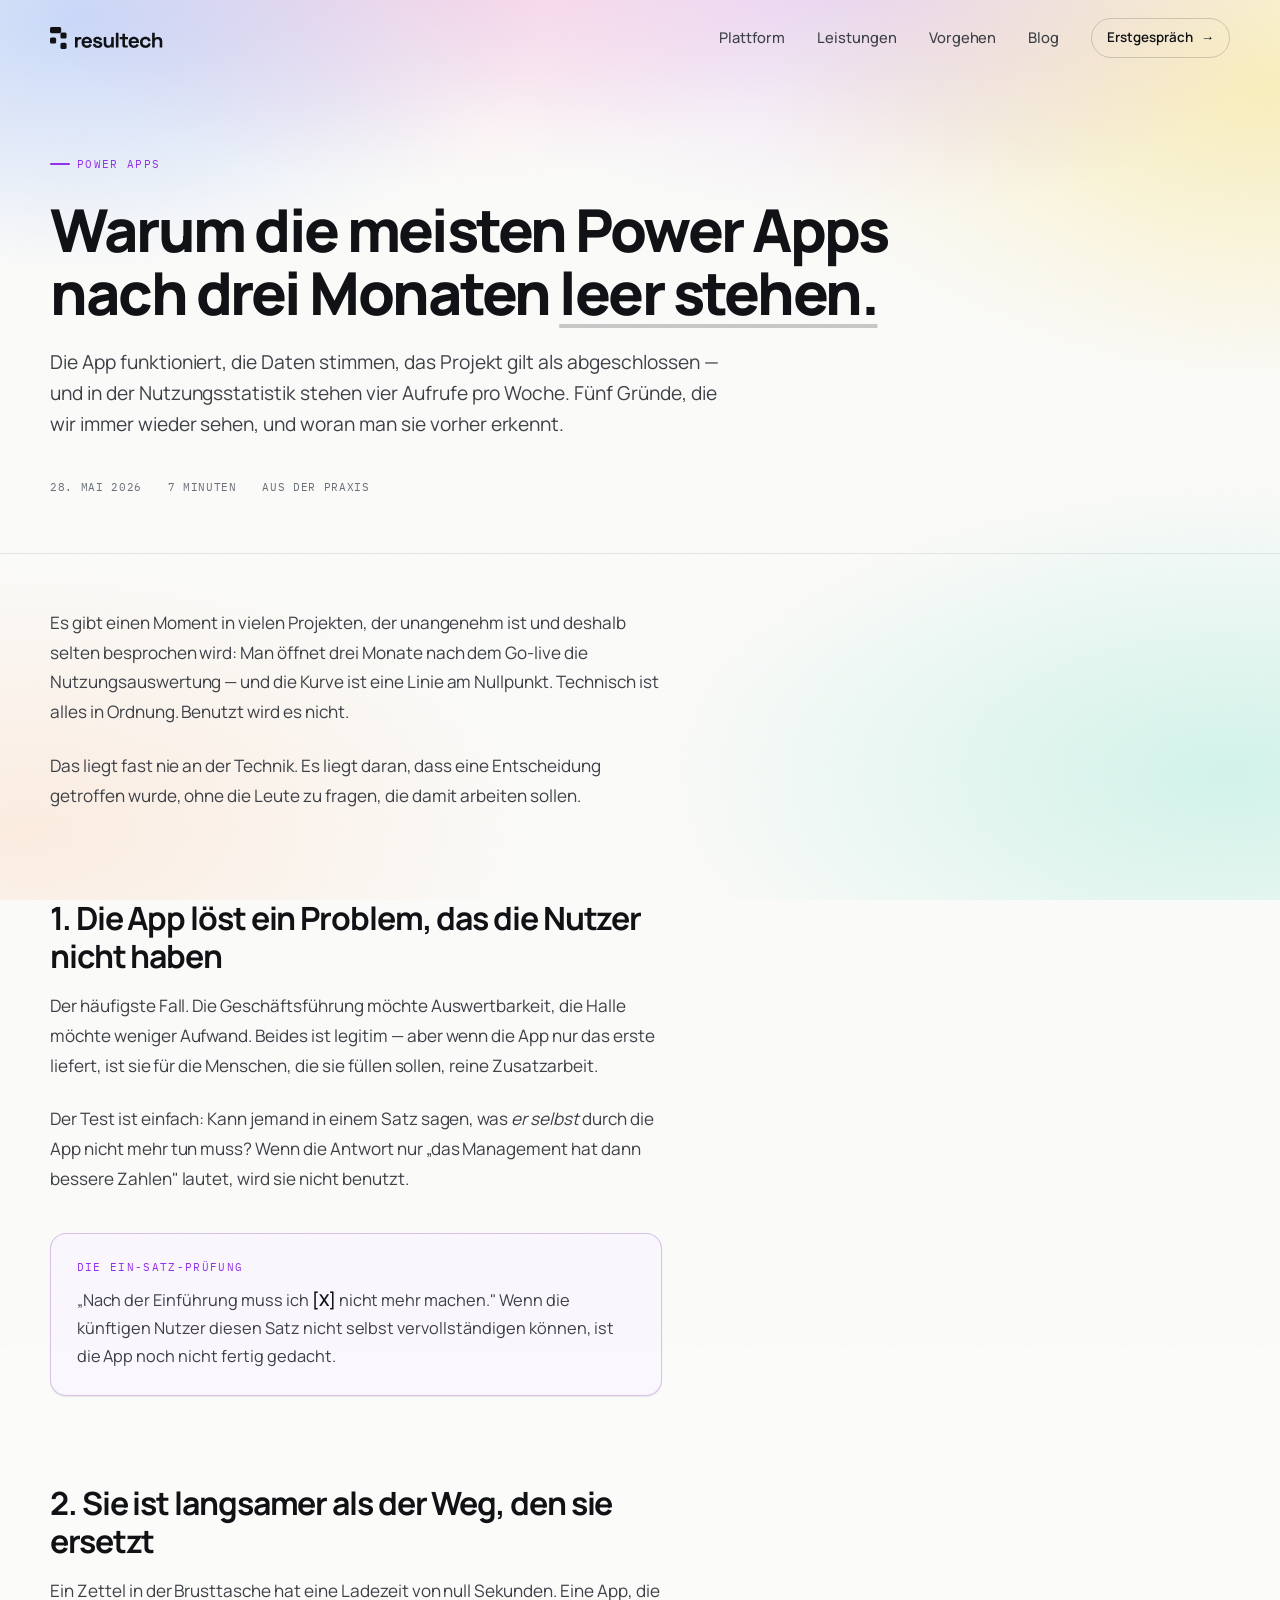
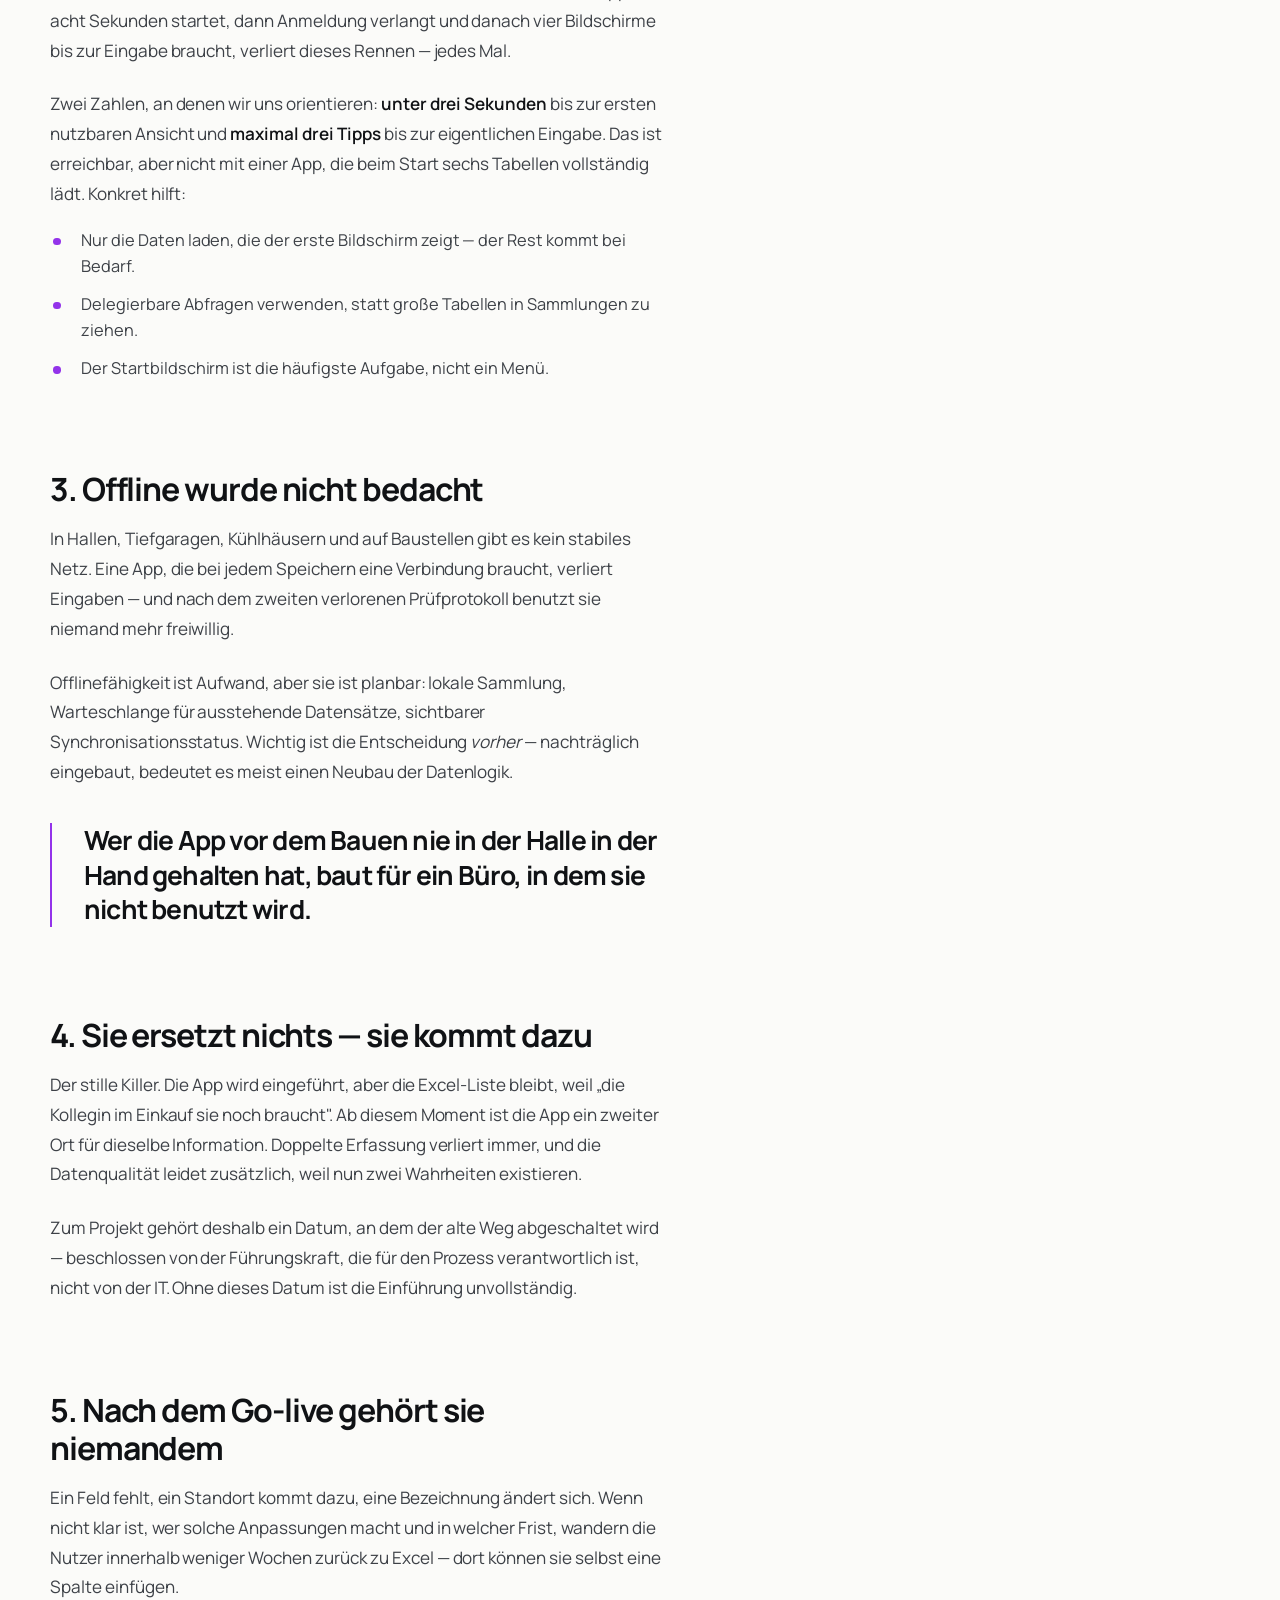
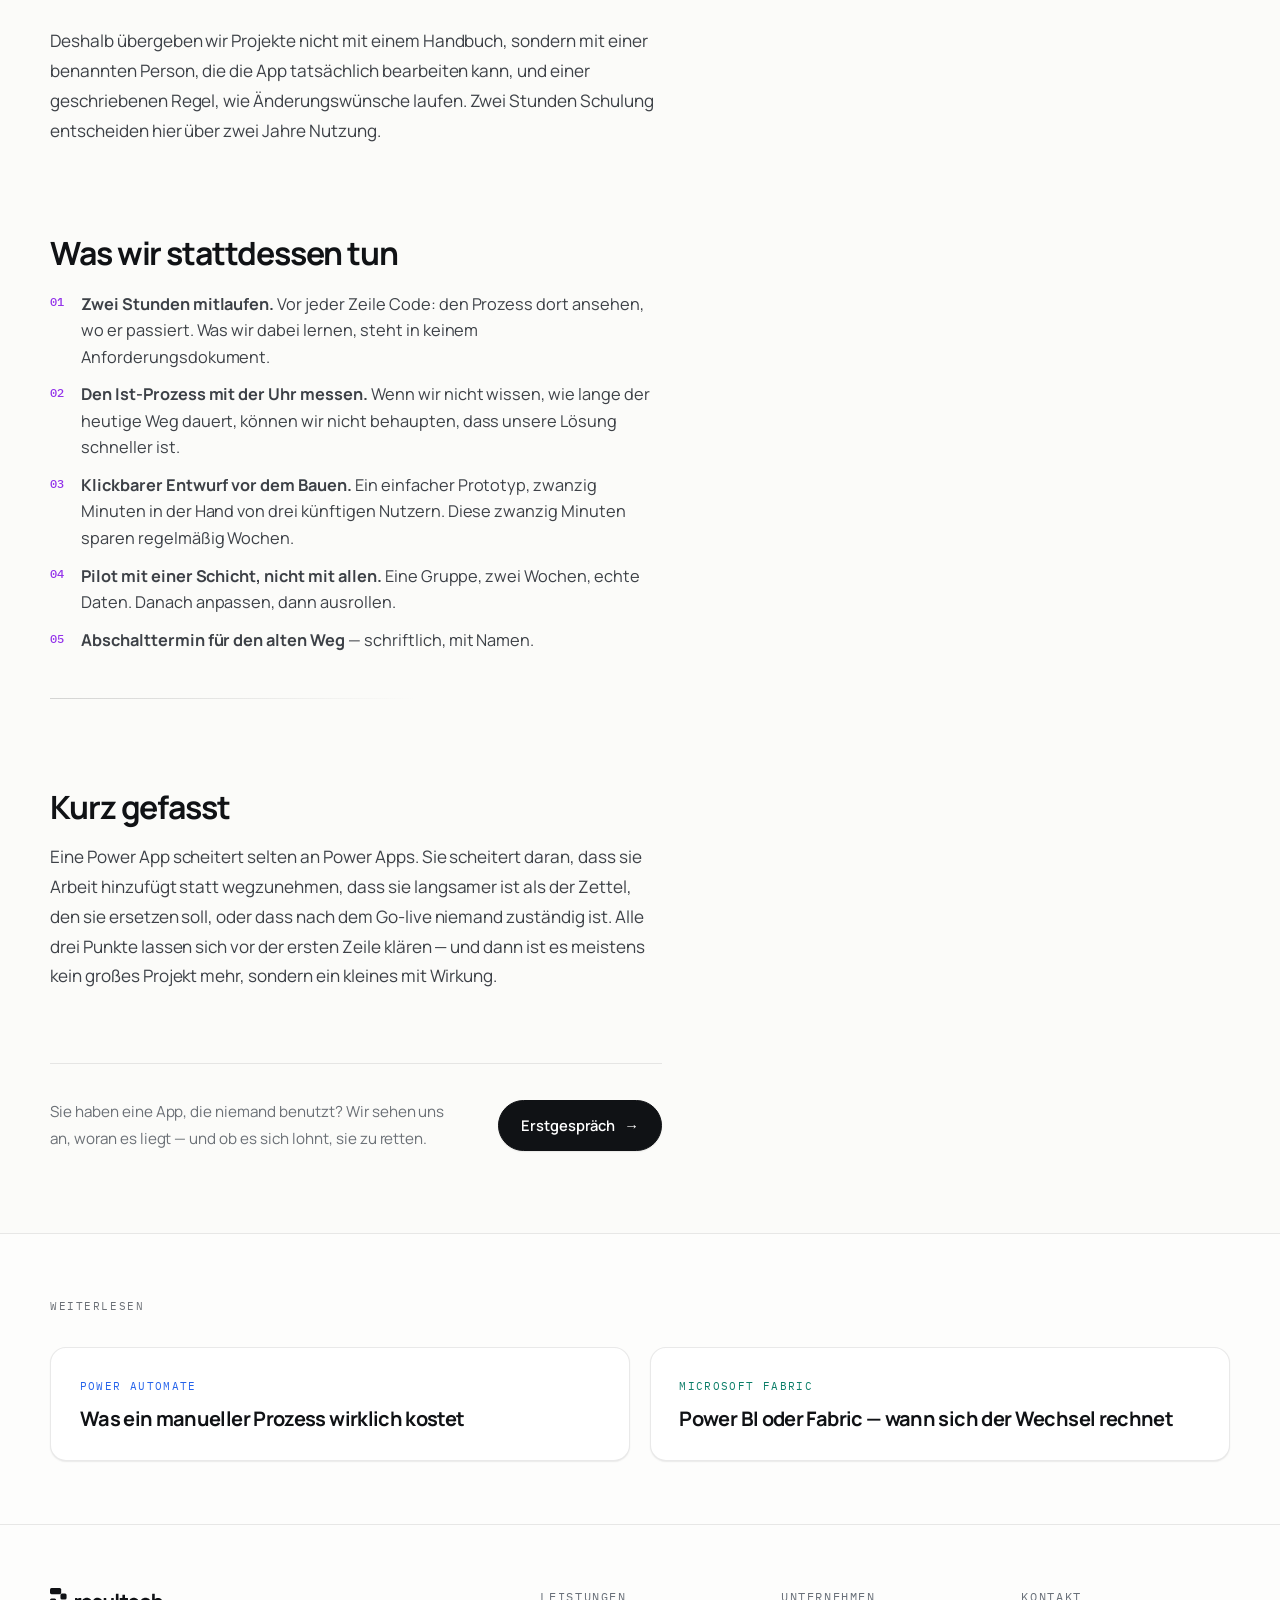
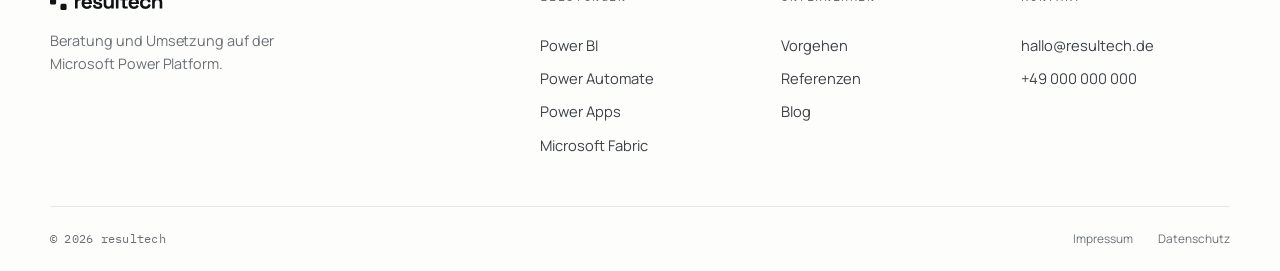
<file: blog/warum-power-apps-leer-stehen.html>
<!DOCTYPE html>
<html lang="de">
<head>
<meta charset="utf-8">
<meta name="viewport" content="width=device-width, initial-scale=1">
<title>Warum die meisten Power Apps nach drei Monaten leer stehen | resultech</title>
<meta name="description" content="Die App funktioniert, die Daten stimmen, und trotzdem benutzt sie niemand. Fünf Gründe aus der Praxis — und was sich dagegen tun lässt, bevor gebaut wird.">
<meta name="theme-color" content="#FBFBF9">

<link rel="icon" href="../favicon.svg" type="image/svg+xml">
<link rel="icon" href="../favicon.ico" sizes="any">
<link rel="apple-touch-icon" href="../apple-touch-icon.png">

<link rel="stylesheet" href="../styles.css">
</head>
<body style="--a:var(--apps)">

<div class="grain" aria-hidden="true"></div>
<div class="progress" data-progress aria-hidden="true"></div>

<header class="nav stuck" id="nav">
  <div class="nav__inner">
    <a class="logo" href="../index.html" aria-label="resultech — Startseite">
      <span class="logo__lockup" aria-hidden="true">
        <svg class="logo__icon" viewBox="0 0 190.08 252.07" fill="currentColor" aria-hidden="true"><rect x="0" y="0" width="128.1" height="70.25" rx="17.36"></rect><rect x="119.83" y="61.98" width="70.25" height="70.25" rx="17.36"></rect><rect x="0" y="119.83" width="70.25" height="70.25" rx="17.36"></rect><rect x="119.83" y="181.82" width="70.25" height="70.25" rx="17.36"></rect></svg>
        <svg class="logo__word" viewBox="0 0 1000 252.07" fill="currentColor" aria-hidden="true"><g transform="translate(0 66.12)"><path fill-rule="evenodd" d="M473.4 0.1C480.6 -0.3,487.8 -0.2,495 0.1C495.9 0.1,496.7 0.5,497.3 1.1C497.8 1.6,498.2 2.4,498.2 3.2C498.5 57.2,498.4 111.2,498.3 165.2C498.3 166.2,498.4 167.4,497.8 168.3C497.3 169.1,496.4 169.7,495.5 169.8C487.6 170.3,479.6 170,471.7 169.8C471 169.8,470.2 169.5,469.7 169.1C469.1 168.6,468.6 168,468.6 167.2C468.1 113.2,468.1 59.2,468.4 5.2C468.4 3.9,468.8 2.5,469.7 1.5C470.6 0.6,472 0.2,473.4 0.1ZM888.9 0.1C895.6 -0.1,902.4 -0.1,909.2 0C909.9 0,910.7 0,911.3 0.3C912.1 0.7,912.9 1.3,913.4 2C913.9 3,913.9 4.2,913.9 5.2C914.1 22.8,913.8 40.3,913.9 57.9C914 58.9,913.9 60,914.3 61C914.5 61.5,914.9 62.1,915.4 62.3C916.1 62.5,917 62.5,917.5 62C919.8 60.1,921.3 57.4,923.7 55.6C926.5 53.5,929.7 51.8,933 50.4C936.3 49.1,939.7 48.1,943.3 47.6C948 47.1,952.8 47.3,957.5 47.5C959.6 47.6,961.8 48,963.9 48.5C966 49,968.1 49.6,970.1 50.4C972.6 51.3,975.1 52.3,977.3 53.7C980.7 55.8,984 58.1,986.9 61C989.3 63.4,991.2 66.3,993 69.2C994.6 71.8,995.7 74.6,996.8 77.5C997.5 79.5,998.2 81.5,998.6 83.7C999.2 86.7,999.8 89.8,999.8 92.9C1000.2 117,1000.1 141.1,1000 165.2C1000 166.2,999.9 167.3,999.5 168.3C999.4 168.7,999 169.1,998.5 169.3C997.4 169.7,996.1 169.9,994.9 169.9C988.3 170.1,981.8 170,975.3 169.9C974.2 169.9,973.2 169.8,972.2 169.4C971.6 169.2,971 168.8,970.8 168.3C970.4 167,970.3 165.5,970.2 164.1C970 142.5,970.6 120.8,970.2 99.1C970.1 96.3,969.5 93.6,968.8 90.9C968.4 89.2,967.8 87.6,967 86C966.3 84.5,965.4 82.9,964.3 81.6C963.3 80.4,962.1 79.2,960.8 78.3C958.9 76.9,956.9 75.4,954.6 74.8C951 73.7,947.1 73.4,943.3 73.4C940.2 73.3,937 73.7,934 74.6C931.4 75.5,929 76.9,926.8 78.5C924.8 79.9,923.1 81.7,921.8 83.7C919.4 87.2,917 90.9,915.8 95C914.3 100.3,914.1 106,914 111.5C913.5 129.4,914.1 147.3,913.9 165.2C913.9 166.2,913.9 167.3,913.4 168.2C912.9 168.9,912.1 169.4,911.3 169.6C910 170,908.6 169.9,907.2 169.9C901 170,894.8 170.1,888.6 169.9C887.7 169.9,886.7 169.7,885.8 169.3C885.4 169.1,884.9 168.8,884.6 168.3C884.2 167.3,884 166.2,884 165.2C883.8 112.2,883.7 59.2,884 6.3C884 4.9,884.3 3.4,884.9 2.1C885.2 1.5,885.9 1,886.5 0.7C887.2 0.3,888.1 0.1,888.9 0.1ZM545.1 12.5C546.3 11.8,547.7 11.6,549.1 11.6C555.3 11.3,561.5 11.5,567.7 11.6C568.7 11.6,569.8 11.6,570.8 11.9C571.6 12.2,572.4 12.7,572.8 13.5C573.4 14.4,573.4 15.5,573.4 16.6C573.6 25.9,573.2 35.2,573.4 44.4C573.4 45.5,573.6 46.6,573.9 47.5C574.1 48,574.4 48.5,574.9 48.8C575.9 49.3,576.9 49.6,578 49.6C586.6 49.9,595.2 49.5,603.8 49.8C604.5 49.8,605.3 50,605.9 50.4C606.3 50.7,606.8 51.1,606.8 51.7C607.3 57.8,607.2 64.1,607.2 70.2C607.2 70.9,607.1 71.7,606.8 72.3C606.6 72.8,606.4 73.4,605.9 73.6C604.9 74.1,603.8 74.3,602.8 74.3C594.2 74.6,585.6 74.1,577 74.4C576.1 74.5,575.1 74.7,574.5 75.4C573.8 76.2,573.4 77.4,573.4 78.5C573 96.7,573.2 115,573.4 133.2C573.4 135.3,573.5 137.4,574 139.4C574.3 140.7,575 142,575.9 143C576.8 143.9,577.9 144.6,579 144.7C585.9 145.4,592.8 144.7,599.7 145.3C600.9 145.4,602.4 145.7,603.3 146.6C604 147.4,603.9 148.6,604 149.7C604.2 154.9,604.2 160,604 165.2C603.9 166.2,603.8 167.3,603.3 168.3C603 168.8,602.4 169.3,601.7 169.4C600.1 169.9,598.3 169.9,596.6 169.9C585.2 169.9,573.9 170.3,562.5 169.5C560.3 169.4,558.3 168.3,556.4 167.2C554.2 166.1,552 164.9,550.3 163.1C548.1 160.7,546.2 157.9,545.1 154.9C543.9 151.2,543.6 147.3,543.5 143.5C542.9 121.2,543.5 98.8,543 76.4C543 75.9,542.4 75.5,541.9 75.2C541.3 74.8,540.6 74.5,539.8 74.5C531.9 74.2,524 74.4,516.1 74.3C515.4 74.2,514.7 74.2,514 73.9C513.3 73.5,512.4 73.1,512.3 72.3C511.6 66.8,511.9 61.3,511.8 55.8C511.8 54.8,511.9 53.7,512.1 52.7C512.3 52.1,512.5 51.4,513 51.1C514.2 50.3,515.7 49.8,517.1 49.7C524.3 49.3,531.6 49.8,538.8 49.6C539.5 49.6,540.2 49.6,540.9 49.2C541.6 48.8,542.4 48.3,542.7 47.5C543.3 46.3,543.3 44.8,543.4 43.4C543.6 34.5,543.3 25.5,543.4 16.6C543.4 15.9,543.5 15.2,543.7 14.5C544.1 13.8,544.4 12.9,545.1 12.5ZM131.8 46.5C133.7 46.3,135.5 46,137.4 46.1C142.6 46.4,147.8 46.5,152.9 47.8C157.6 49,161.9 51.3,166.3 53.3C167.7 54,168.9 54.9,170.2 55.8C172.9 57.8,175.8 59.5,178.1 62C181.3 65.4,184 69.4,186.6 73.3C187.8 75.3,188.7 77.4,189.5 79.5C190.6 82.6,191.7 85.6,192.4 88.8C193.5 95,194.3 101.2,194.8 107.4C195.1 110.1,195.2 112.9,194.7 115.6C194.6 116.6,194 117.6,193.1 117.9C191.5 118.6,189.7 118.6,188 118.6C162.5 118.8,137 118.4,111.6 118.6C110.5 118.6,109.4 118.8,108.5 119.3C107.9 119.6,107.2 120.1,107.2 120.8C107.2 123.4,107.5 126.1,108.5 128.6C109.7 131.4,111.5 134,113.5 136.3C115.3 138.3,117.6 139.9,119.9 141.4C122.1 142.8,124.5 144.3,127.1 145.1C130.7 146.1,134.6 146.7,138.4 146.6C142.3 146.6,146.1 146.1,149.8 144.8C152.4 143.9,154.9 142.3,157 140.4C160.1 137.5,162.3 133.6,165.3 130.4C165.8 129.8,166.5 129.2,167.3 129.1C168.7 128.9,170.2 129.2,171.4 129.7C176.7 131.9,181.8 134.6,186.9 137.3C187.9 137.8,188.9 138.4,189.6 139.4C190.2 140.3,190.7 141.4,190.4 142.5C189.8 144.7,188.4 146.7,187.1 148.7C185.4 151.2,183.3 153.6,181.2 155.9C179.5 157.7,177.6 159.4,175.8 161C174.5 162.1,173.2 163.3,171.8 164.1C169 165.9,166.2 167.7,163.2 169C159.7 170.4,156.2 171.8,152.5 172.4C147.5 173.2,142.4 173.2,137.4 173.2C131.9 173.2,126.3 173.4,120.9 172.2C115.8 171.2,111.2 168.8,106.4 166.8C104.8 166.1,103.3 165.2,101.9 164.1C98.8 161.9,95.5 159.7,92.8 156.9C89.4 153.3,86.3 149.2,83.7 144.9C81.4 140.9,79.7 136.5,78.4 132.2C77.2 128.1,76.8 123.9,76.2 119.8C75.8 117.4,75.5 115,75.4 112.5C75.3 110.1,75.2 107.7,75.5 105.3C76.1 99.4,76.8 93.5,78.3 87.8C79.5 83.1,81.4 78.6,83.7 74.4C85.3 71.2,87.7 68.4,89.9 65.6C91.2 64,92.5 62.4,94.1 61.1C97.6 58.2,101.4 55.4,105.4 53.2C109.7 50.9,114.1 48.9,118.8 47.8C123 46.7,127.5 46.9,131.8 46.5ZM250.1 46.5C253.1 46.2,256.1 45.9,259.2 46C264 46.2,268.9 46.4,273.6 47.4C277.5 48.2,281.3 49.7,285 51.3C287.7 52.5,290.4 54.1,292.8 55.8C295 57.3,296.9 59.1,298.7 61C300.6 62.9,302.2 65,303.7 67.1C304.8 68.8,305.7 70.5,306.4 72.3C307 73.6,307.4 75,307.7 76.3C307.8 77.4,308.2 78.5,307.8 79.5C307.4 80.5,306.6 81.5,305.6 81.8C298.5 84.4,291.2 86.2,283.9 88.1C283.2 88.2,282.5 88,281.9 87.8C281.3 87.6,280.8 87.2,280.5 86.8C279.1 84.5,278.3 81.8,276.9 79.5C276 78.1,274.9 76.8,273.6 75.7C272 74.4,270.3 73.3,268.4 72.4C267.5 72,266.4 71.7,265.3 71.5C262.6 71.1,259.9 70.7,257.1 70.7C254 70.8,250.8 71,247.8 71.9C245.9 72.5,244.1 73.7,242.6 75.1C241.2 76.4,240.2 78.2,239.5 80C239.1 81.2,239.2 82.5,239.5 83.7C240 85.2,240.8 86.5,241.8 87.8C242.6 88.8,243.6 89.7,244.7 90.4C246.3 91.4,248 92.4,249.9 92.8C260.1 95.4,270.6 96.8,280.8 99.3C284 100.1,287.1 101.2,290.1 102.5C293.3 103.9,296.5 105.4,299.4 107.4C302 109.1,304.5 111.1,306.5 113.6C308.4 116,309.6 118.9,310.7 121.7C311.5 123.7,312 125.9,312.2 128C312.5 132.5,312.4 137,312.2 141.4C312.2 142.5,311.9 143.6,311.6 144.5C310.3 148,309.2 151.7,307.3 154.9C305.5 157.8,302.9 160.1,300.4 162.5C298.9 163.9,297.1 165.1,295.3 166.2C293.3 167.4,291.2 168.4,289.1 169.3C286.4 170.4,283.7 171.5,280.8 172C275.7 172.8,270.5 173.2,265.3 173.3C259.5 173.4,253.6 172.9,247.8 172.6C246.4 172.5,245 172.4,243.7 172C240.5 171.2,237.4 170.4,234.4 169.1C230.8 167.6,227.3 165.9,224.1 163.7C221 161.6,218.2 159.1,215.8 156.3C213.5 153.7,211.7 150.7,210 147.6C208.6 145,207.5 142.2,206.6 139.4C206.2 137.7,205.9 135.9,206.1 134.2C206.2 133.3,206.8 132.3,207.6 131.8C209.1 130.8,210.9 130.2,212.7 129.7C216.5 128.6,220.3 127.7,224.1 126.9C226.1 126.4,228.2 126,230.3 126C231.1 126,232.2 126.3,232.7 127C234.4 129.5,235 132.5,236.5 135.1C237.6 137.2,239 139.1,240.6 140.8C241.8 142.1,243.2 143.4,244.7 144.3C246.9 145.7,249.1 147,251.6 147.6C254.7 148.5,258 148.6,261.2 148.7C264.7 148.7,268.2 148.7,271.5 147.9C274.1 147.3,276.6 145.9,278.8 144.3C280.2 143.3,281.3 141.9,282 140.4C282.7 139.2,282.8 137.7,282.9 136.3C282.9 134.9,282.7 133.5,282.3 132.2C282 131.3,281.4 130.5,280.8 129.8C279.9 128.8,278.9 127.9,277.7 127.3C275.2 125.9,272.5 124.7,269.7 123.9C263.9 122.3,257.8 121.8,251.9 120.3C245.3 118.6,238.7 116.8,232.3 114.3C229.3 113.2,226.5 111.3,223.8 109.5C222 108.2,220.5 106.7,218.9 105.1C217.6 103.9,216.3 102.7,215.4 101.2C214.1 99.3,212.8 97.2,212.1 95C211.1 91.7,210.5 88.2,210 84.7C209.8 83.3,209.8 81.9,210 80.6C210.6 77.1,211.1 73.6,212.2 70.2C213 67.6,214.2 65.1,215.8 62.9C217.8 60.2,220.2 57.8,222.8 55.8C225.4 53.8,228.3 52.1,231.3 50.7C233.9 49.4,236.7 48.4,239.5 47.7C243 46.9,246.6 46.8,250.1 46.5ZM670.4 46.5C672 46.4,673.5 45.9,675 46C680.5 46.3,686.1 46.4,691.5 47.7C696.2 48.9,700.6 51.2,704.9 53.3C706.8 54.2,708.5 55.4,710.1 56.7C712.7 58.7,715.4 60.6,717.6 63C720.7 66.5,723.4 70.4,725.8 74.4C727.3 76.9,728.3 79.8,729.3 82.6C730.4 85.7,731.8 88.7,732.2 91.9C733.2 99.4,733.2 107,733.4 114.6C733.4 115.4,733.2 116.2,732.8 116.8C732.3 117.5,731.6 118.3,730.7 118.3C703.9 118.9,677.1 118.3,650.2 118.6C649.2 118.6,648.1 118.7,647.1 119.1C646.7 119.3,646.3 119.7,646.1 120.1C645.7 121,645.6 121.9,645.6 122.9C645.6 123.8,645.8 124.8,646.1 125.7C646.8 127.6,647.6 129.4,648.5 131.1C649.3 132.5,650.2 133.9,651.3 135.1C652.5 136.6,653.8 138.1,655.4 139.2C658.6 141.5,662 143.8,665.7 145.1C669.3 146.3,673.2 146.7,677.1 146.7C680.9 146.6,684.8 146,688.4 144.8C691.1 143.9,693.4 142.2,695.6 140.6C697.2 139.4,698.5 137.8,699.7 136.3C701.2 134.4,702.2 132,703.9 130.2C704.7 129.4,705.9 129.1,707 129C708 128.9,709.1 129.3,710.1 129.7C713.6 131.2,717 133,720.4 134.7C723.1 136.2,726 137.4,728.3 139.4C729.1 140.1,729.5 141.4,729.3 142.5C728.9 144.3,727.6 145.8,726.6 147.3C724.8 149.9,723 152.5,721 154.9C719.4 156.7,717.5 158.4,715.7 160C714.2 161.3,712.7 162.6,711.1 163.7C708.1 165.6,705.1 167.5,701.8 168.9C698.5 170.4,695.1 171.8,691.5 172.4C686.1 173.2,680.5 173.2,675 173.2C670.2 173.2,665.3 173.4,660.6 172.3C654.7 171,649.1 169,643.8 166.2C639.3 163.9,635.3 160.7,631.7 157.2C628.8 154.5,626.7 151.1,624.4 147.9C623.4 146.5,622.4 145.1,621.8 143.5C619.6 138.4,617.2 133.4,616.1 128C614.8 121.9,614.7 115.7,614.7 109.5C614.7 103.6,614.9 97.7,616 91.9C617.1 86.6,619.4 81.5,621.4 76.4C622 75,622.8 73.6,623.8 72.3C626.2 68.8,628.5 65,631.6 62C635 58.7,638.9 55.9,643 53.7C647.9 51.1,653.1 49,658.5 47.6C662.4 46.6,666.5 46.9,670.4 46.5ZM803.4 46.5C805.3 46.3,807.2 45.9,809.1 46C814.7 46.4,820.2 46.7,825.7 47.8C829.2 48.5,832.7 49.9,836 51.5C839.9 53.3,843.7 55.6,847.3 58C849 59.1,850.4 60.5,851.8 62C853.6 63.9,855.5 65.9,857 68.2C859.2 71.5,861.2 74.9,862.9 78.5C864.3 81.5,865.2 84.6,866 87.8C866.4 89.1,866.4 90.5,866.3 91.9C866.3 92.3,866.2 92.7,865.9 92.9C865.3 93.6,864.7 94.3,863.8 94.5C858.4 96.1,852.9 97.3,847.3 98.3C844.9 98.7,842.5 98.9,840.1 98.6C839.3 98.5,838.4 97.8,838 97.1C836.7 94.5,836.2 91.5,835 88.8C834.2 87,833.1 85.3,831.9 83.7C831 82.4,829.9 81.2,828.8 80.2C827.5 79,826.1 78,824.6 77.2C823 76.2,821.3 75.1,819.5 74.6C815.8 73.7,811.9 73,808.1 73C804.6 73,801.2 73.7,797.8 74.5C795.5 75.2,793.3 76.2,791.2 77.5C789.1 78.7,787.1 80.2,785.4 82C783.1 84.4,781 87,779.4 89.8C778.2 92.1,777.4 94.6,776.8 97.1C776.2 100.5,775.8 103.9,775.9 107.4C775.9 112.6,776.2 117.8,777 122.9C777.4 125.4,778.3 127.9,779.6 130.1C780.8 132.4,782.6 134.3,784.4 136.2C786.3 138.1,788.3 139.9,790.5 141.4C792.5 142.7,794.5 143.9,796.8 144.4C800.5 145.4,804.3 146,808.1 146.1C811.6 146.2,815 145.6,818.4 145.1C819.5 144.9,820.6 144.5,821.5 143.9C824.4 142.2,827.5 140.6,829.9 138.3C832.1 136.3,833.9 133.8,835.3 131.1C836.9 128.2,837.4 124.8,839 121.8C839.4 121.1,840.3 120.4,841.1 120.3C843.9 120.2,846.7 120.8,849.4 121.3C853.6 122.1,857.7 123.2,861.8 124.3C862.8 124.6,863.9 125,864.9 125.5C865.6 126,866.4 126.5,866.9 127.3C867.3 127.8,867.4 128.5,867.3 129.1C867 130.8,866.5 132.5,865.9 134.2C865 136.7,864.1 139.1,862.9 141.4C861.2 144.6,859.4 147.8,857.4 150.7C855.8 152.9,854 154.9,852.2 156.9C851 158.2,849.8 159.5,848.4 160.6C845.4 162.8,842.3 164.9,839.1 166.7C837.2 167.8,835.2 168.6,833.2 169.3C830.1 170.5,826.9 171.8,823.6 172.4C818.5 173.1,813.3 173.2,808.1 173.2C802.9 173.2,797.7 173.1,792.6 172.4C789.3 171.8,786.1 170.5,783 169.3C780.5 168.4,777.9 167.6,775.7 166.2C771.5 163.7,767.3 161.1,763.7 157.8C760.5 154.8,758 151.1,755.3 147.6C754.2 146.1,753.1 144.5,752.4 142.8C750.3 138,747.9 133.2,746.8 128C745.5 122,745.4 115.7,745.4 109.5C745.4 103.6,745.8 97.7,746.8 91.9C747.2 89.1,748.3 86.3,749.4 83.7C750.9 80,752.3 76.3,754.5 73C757.1 68.9,760.1 64.9,763.7 61.5C767.1 58.4,771 55.8,775.1 53.7C780 51.2,785.2 49.1,790.6 47.7C794.7 46.6,799.1 46.9,803.4 46.5ZM51.5 49.6C53.3 49.4,55.1 49,56.9 48.9C60.3 48.8,63.8 48.8,67.2 48.9C67.9 48.9,68.6 49,69.3 49.2C70 49.4,70.9 49.7,71.4 50.3C72 51.3,72.3 52.6,72.4 53.7C72.7 59.2,72.6 64.7,72.4 70.2C72.4 71.3,72.3 72.4,71.9 73.3C71.6 74,71 74.6,70.3 75C69.7 75.3,69 75.5,68.3 75.6C64.8 75.8,61.4 75.5,57.9 75.8C53.8 76.1,49.7 76.4,45.7 77.5C43.4 78.1,41.3 79.5,39.4 80.9C37.9 81.9,36.7 83.3,35.7 84.7C34.3 86.6,32.7 88.6,32 90.9C30.9 94.9,30.4 99.1,30.3 103.3C29.8 124.6,30.7 145.9,30.1 167.2C30.1 168.1,29.2 168.8,28.5 169.3C27.8 169.8,26.8 169.9,26 169.9C18 169.9,10.1 169.9,2.2 169.4C1.6 169.4,1 168.8,0.7 168.3C0.2 167.3,0 166.2,0 165.2C-0.2 129.1,-0.1 92.9,0 56.8C0 55.4,0 54,0.5 52.7C0.7 51.9,1.3 51.1,1.9 50.6C2.6 50.1,3.5 49.8,4.3 49.8C11.8 49.6,19.4 49.4,27 49.9C27.9 50,28.8 50.8,29 51.6C29.8 53.9,29.3 56.5,29.8 58.9C30 59.6,30.4 60.4,31.1 60.6C31.9 60.7,32.6 60.1,33.2 59.5C34.4 58.4,35.1 56.8,36.3 55.6C37.5 54.5,38.9 53.6,40.4 52.7C42 51.8,43.7 50.9,45.6 50.4C47.5 49.8,49.5 49.9,51.5 49.6ZM330 50.6C330.8 49.7,332.3 49.7,333.5 49.7C340 49.4,346.5 49.6,353.1 49.7C354.1 49.7,355.2 49.7,356.2 50C356.9 50.4,357.7 50.9,358.1 51.7C358.6 52.6,358.6 53.7,358.6 54.8C358.7 76.1,358.3 97.4,358.6 118.7C358.7 122.2,358.7 125.8,359.7 129.1C360.8 132.4,362.8 135.5,364.8 138.3C365.7 139.7,367.2 140.6,368.5 141.4C370.5 142.7,372.4 144.3,374.7 144.9C378.1 145.8,381.6 145.9,385 145.9C388.2 145.9,391.4 145.8,394.3 144.8C397.3 143.9,400 142.2,402.4 140.4C404.3 139,406 137.2,407.3 135.3C409.6 131.7,412 128,413 123.9C414.4 118.6,414.4 112.9,414.5 107.4C414.9 90.5,414.2 73.7,414.5 56.8C414.6 55.1,414.7 53.2,415.5 51.7C416 50.8,417.1 50.3,418.1 50C419 49.6,420.1 49.7,421.2 49.7C427.4 49.6,433.5 49.4,439.7 49.7C440.9 49.7,442.1 50,443.1 50.6C443.8 51.1,444.1 51.9,444.3 52.7C444.5 53.4,444.5 54.1,444.5 54.8C444.5 91.6,444.7 128.4,444.5 165.2C444.5 166.2,444.3 167.3,443.9 168.3C443.7 168.7,443.3 169.1,442.8 169.3C441.8 169.7,440.8 169.9,439.7 169.9C432.5 170,425.2 170.4,418.1 169.6C417 169.5,416 168.3,415.7 167.2C414.9 163.9,415.5 160.3,415 156.9C414.9 156.4,414.4 156,413.9 155.8C413.6 155.6,413.2 155.6,412.9 155.9C409.3 158.9,406.3 162.7,402.6 165.5C400.3 167.2,397.7 168.4,395.1 169.3C391.1 170.6,387.1 171.5,383 172C379.2 172.5,375.4 172.6,371.6 172.2C367.4 171.8,363.3 170.8,359.2 169.6C356.7 168.9,354.2 168,352 166.6C348.3 164.2,344.8 161.5,341.7 158.3C339 155.4,336.9 152,334.9 148.7C333.7 146.7,333 144.6,332.3 142.5C331.1 139.1,329.5 135.7,329.3 132.2C328.3 106.4,328.7 80.6,328.9 54.8C328.9 53.3,329 51.7,330 50.6ZM131.2 73.2C128.4 73.7,125.6 74.1,122.9 75.1C121.1 75.7,119.4 76.9,117.8 78C116.7 78.7,115.5 79.5,114.7 80.5C112.4 83.5,110.4 86.6,108.7 89.8C108.2 90.8,108.1 91.9,108.2 92.9C108.3 93.7,108.5 94.7,109.2 95C110.5 95.7,112.1 95.8,113.7 95.8C128.1 96,142.6 95.8,157 95.8C158 95.8,159.1 95.9,160.1 95.6C160.9 95.4,161.7 95.2,162.2 94.5C162.7 93.8,162.8 92.8,162.7 91.9C162.6 90.5,162.5 89,161.8 87.8C160.3 85.2,158.4 82.8,156.5 80.6C155.4 79.4,154.2 78.4,152.9 77.5C151.6 76.6,150.2 75.8,148.7 75.1C147.8 74.7,146.7 74.4,145.6 74.1C142.6 73.5,139.5 72.8,136.4 72.6C134.6 72.4,132.9 72.9,131.2 73.2ZM669.8 73.2C667.4 73.7,664.9 74,662.6 74.8C660.8 75.4,659.2 76.4,657.6 77.5C656.4 78.2,655.3 79,654.4 80C652.4 82.1,650.3 84.2,648.8 86.8C647.7 88.6,647.1 90.8,646.8 92.9C646.7 93.7,646.9 94.7,647.6 95C649 95.7,650.7 95.8,652.3 95.8C667.1 96,681.9 95.9,696.7 95.8C697.7 95.8,698.8 95.9,699.8 95.5C700.5 95.3,701.3 94.7,701.6 94C701.9 93,701.6 91.9,701.4 90.9C701 89.3,700.5 87.7,699.8 86.3C698.8 84.6,697.6 83,696.3 81.6C695.2 80.3,693.9 79.1,692.5 78.1C690.9 76.9,689.2 76,687.4 75.1C686.4 74.7,685.3 74.4,684.3 74.1C681.2 73.5,678.1 72.8,675 72.6C673.3 72.4,671.5 72.9,669.8 73.2Z"></path></g></svg>
      </span>
    </a>
    <nav class="nav__links" aria-label="Hauptnavigation">
      <a href="../index.html#showcase">Plattform</a>
      <a href="../index.html#leistungen">Leistungen</a>
      <a href="../index.html#vorgehen">Vorgehen</a>
      <a href="index.html">Blog</a>
    </nav>
    <a class="btn btn--sm" href="../index.html#kontakt">Erstgespräch<span class="btn__arrow" aria-hidden="true">→</span></a>
  </div>
</header>

<main>
<article class="article">

  <header class="article__head">
    <div class="wrap">
      <p class="article__cat">Power Apps</p>
      <h1>Warum die meisten Power Apps nach drei Monaten <em>leer stehen.</em></h1>
      <p class="article__lede">
        Die App funktioniert, die Daten stimmen, das Projekt gilt als abgeschlossen —
        und in der Nutzungsstatistik stehen vier Aufrufe pro Woche. Fünf Gründe, die
        wir immer wieder sehen, und woran man sie vorher erkennt.
      </p>
      <p class="article__meta">
        <span><time datetime="2026-05-28">28. Mai 2026</time></span>
        <span>7 Minuten</span>
        <span>Aus der Praxis</span>
      </p>
    </div>
  </header>

  <div class="wrap">
    <div class="prose">

      <p>
        Es gibt einen Moment in vielen Projekten, der unangenehm ist und deshalb selten
        besprochen wird: Man öffnet drei Monate nach dem Go-live die
        Nutzungsauswertung — und die Kurve ist eine Linie am Nullpunkt. Technisch ist
        alles in Ordnung. Benutzt wird es nicht.
      </p>

      <p>
        Das liegt fast nie an der Technik. Es liegt daran, dass eine Entscheidung
        getroffen wurde, ohne die Leute zu fragen, die damit arbeiten sollen.
      </p>

      <h2>1. Die App löst ein Problem, das die Nutzer nicht haben</h2>

      <p>
        Der häufigste Fall. Die Geschäftsführung möchte Auswertbarkeit, die Halle möchte
        weniger Aufwand. Beides ist legitim — aber wenn die App nur das erste liefert,
        ist sie für die Menschen, die sie füllen sollen, reine Zusatzarbeit.
      </p>

      <p>
        Der Test ist einfach: Kann jemand in einem Satz sagen, was <em>er selbst</em>
        durch die App nicht mehr tun muss? Wenn die Antwort nur „das Management hat dann
        bessere Zahlen" lautet, wird sie nicht benutzt.
      </p>

      <div class="callout">
        <span class="callout__k">Die Ein-Satz-Prüfung</span>
        <p>
          „Nach der Einführung muss ich <strong>[X]</strong> nicht mehr machen." Wenn
          die künftigen Nutzer diesen Satz nicht selbst vervollständigen können, ist die
          App noch nicht fertig gedacht.
        </p>
      </div>

      <h2>2. Sie ist langsamer als der Weg, den sie ersetzt</h2>

      <p>
        Ein Zettel in der Brusttasche hat eine Ladezeit von null Sekunden. Eine App, die
        acht Sekunden startet, dann Anmeldung verlangt und danach vier Bildschirme bis
        zur Eingabe braucht, verliert dieses Rennen — jedes Mal.
      </p>

      <p>
        Zwei Zahlen, an denen wir uns orientieren: <strong>unter drei Sekunden</strong>
        bis zur ersten nutzbaren Ansicht und <strong>maximal drei Tipps</strong> bis zur
        eigentlichen Eingabe. Das ist erreichbar, aber nicht mit einer App, die beim
        Start sechs Tabellen vollständig lädt. Konkret hilft:
      </p>

      <ul>
        <li>Nur die Daten laden, die der erste Bildschirm zeigt — der Rest kommt bei Bedarf.</li>
        <li>Delegierbare Abfragen verwenden, statt große Tabellen in Sammlungen zu ziehen.</li>
        <li>Der Startbildschirm ist die häufigste Aufgabe, nicht ein Menü.</li>
      </ul>

      <h2>3. Offline wurde nicht bedacht</h2>

      <p>
        In Hallen, Tiefgaragen, Kühlhäusern und auf Baustellen gibt es kein stabiles
        Netz. Eine App, die bei jedem Speichern eine Verbindung braucht, verliert
        Eingaben — und nach dem zweiten verlorenen Prüfprotokoll benutzt sie niemand
        mehr freiwillig.
      </p>

      <p>
        Offlinefähigkeit ist Aufwand, aber sie ist planbar: lokale Sammlung, Warteschlange
        für ausstehende Datensätze, sichtbarer Synchronisationsstatus. Wichtig ist die
        Entscheidung <em>vorher</em> — nachträglich eingebaut, bedeutet es meist einen
        Neubau der Datenlogik.
      </p>

      <blockquote>
        <p>
          Wer die App vor dem Bauen nie in der Halle in der Hand gehalten hat, baut für
          ein Büro, in dem sie nicht benutzt wird.
        </p>
      </blockquote>

      <h2>4. Sie ersetzt nichts — sie kommt dazu</h2>

      <p>
        Der stille Killer. Die App wird eingeführt, aber die Excel-Liste bleibt, weil
        „die Kollegin im Einkauf sie noch braucht". Ab diesem Moment ist die App ein
        zweiter Ort für dieselbe Information. Doppelte Erfassung verliert immer, und die
        Datenqualität leidet zusätzlich, weil nun zwei Wahrheiten existieren.
      </p>

      <p>
        Zum Projekt gehört deshalb ein Datum, an dem der alte Weg abgeschaltet wird —
        beschlossen von der Führungskraft, die für den Prozess verantwortlich ist, nicht
        von der IT. Ohne dieses Datum ist die Einführung unvollständig.
      </p>

      <h2>5. Nach dem Go-live gehört sie niemandem</h2>

      <p>
        Ein Feld fehlt, ein Standort kommt dazu, eine Bezeichnung ändert sich. Wenn nicht
        klar ist, wer solche Anpassungen macht und in welcher Frist, wandern die Nutzer
        innerhalb weniger Wochen zurück zu Excel — dort können sie selbst eine Spalte
        einfügen.
      </p>

      <p>
        Deshalb übergeben wir Projekte nicht mit einem Handbuch, sondern mit einer
        benannten Person, die die App tatsächlich bearbeiten kann, und einer
        geschriebenen Regel, wie Änderungswünsche laufen. Zwei Stunden Schulung
        entscheiden hier über zwei Jahre Nutzung.
      </p>

      <h2>Was wir stattdessen tun</h2>

      <ol>
        <li>
          <strong>Zwei Stunden mitlaufen.</strong> Vor jeder Zeile Code: den Prozess dort
          ansehen, wo er passiert. Was wir dabei lernen, steht in keinem Anforderungsdokument.
        </li>
        <li>
          <strong>Den Ist-Prozess mit der Uhr messen.</strong> Wenn wir nicht wissen, wie
          lange der heutige Weg dauert, können wir nicht behaupten, dass unsere Lösung
          schneller ist.
        </li>
        <li>
          <strong>Klickbarer Entwurf vor dem Bauen.</strong> Ein einfacher Prototyp,
          zwanzig Minuten in der Hand von drei künftigen Nutzern. Diese zwanzig Minuten
          sparen regelmäßig Wochen.
        </li>
        <li>
          <strong>Pilot mit einer Schicht, nicht mit allen.</strong> Eine Gruppe, zwei
          Wochen, echte Daten. Danach anpassen, dann ausrollen.
        </li>
        <li>
          <strong>Abschalttermin für den alten Weg</strong> — schriftlich, mit Namen.
        </li>
      </ol>

      <hr>

      <h2>Kurz gefasst</h2>

      <p>
        Eine Power App scheitert selten an Power Apps. Sie scheitert daran, dass sie
        Arbeit hinzufügt statt wegzunehmen, dass sie langsamer ist als der Zettel, den
        sie ersetzen soll, oder dass nach dem Go-live niemand zuständig ist. Alle drei
        Punkte lassen sich vor der ersten Zeile klären — und dann ist es meistens kein
        großes Projekt mehr, sondern ein kleines mit Wirkung.
      </p>

      <div class="article__foot">
        <p>Sie haben eine App, die niemand benutzt? Wir sehen uns an, woran es liegt — und ob es sich lohnt, sie zu retten.</p>
        <a class="btn btn--primary" href="../index.html#kontakt">Erstgespräch<span class="btn__arrow" aria-hidden="true">→</span></a>
      </div>

    </div>
  </div>

</article>

<section class="more">
  <div class="wrap">
    <h2>Weiterlesen</h2>
    <div class="more__grid">
      <a href="was-kostet-ein-manueller-prozess.html" data-accent="flow">
        <span class="more__cat">Power Automate</span>
        <b>Was ein manueller Prozess wirklich kostet</b>
      </a>
      <a href="power-bi-oder-fabric.html" data-accent="fabric">
        <span class="more__cat">Microsoft Fabric</span>
        <b>Power BI oder Fabric — wann sich der Wechsel rechnet</b>
      </a>
    </div>
  </div>
</section>

</main>

<footer class="foot">
  <div class="wrap foot__inner">
    <div class="foot__brand">
      <a class="logo" href="../index.html">
        <span class="logo__lockup" aria-hidden="true">
        <svg class="logo__icon" viewBox="0 0 190.08 252.07" fill="currentColor" aria-hidden="true"><rect x="0" y="0" width="128.1" height="70.25" rx="17.36"></rect><rect x="119.83" y="61.98" width="70.25" height="70.25" rx="17.36"></rect><rect x="0" y="119.83" width="70.25" height="70.25" rx="17.36"></rect><rect x="119.83" y="181.82" width="70.25" height="70.25" rx="17.36"></rect></svg>
        <svg class="logo__word" viewBox="0 0 1000 252.07" fill="currentColor" aria-hidden="true"><g transform="translate(0 66.12)"><path fill-rule="evenodd" d="M473.4 0.1C480.6 -0.3,487.8 -0.2,495 0.1C495.9 0.1,496.7 0.5,497.3 1.1C497.8 1.6,498.2 2.4,498.2 3.2C498.5 57.2,498.4 111.2,498.3 165.2C498.3 166.2,498.4 167.4,497.8 168.3C497.3 169.1,496.4 169.7,495.5 169.8C487.6 170.3,479.6 170,471.7 169.8C471 169.8,470.2 169.5,469.7 169.1C469.1 168.6,468.6 168,468.6 167.2C468.1 113.2,468.1 59.2,468.4 5.2C468.4 3.9,468.8 2.5,469.7 1.5C470.6 0.6,472 0.2,473.4 0.1ZM888.9 0.1C895.6 -0.1,902.4 -0.1,909.2 0C909.9 0,910.7 0,911.3 0.3C912.1 0.7,912.9 1.3,913.4 2C913.9 3,913.9 4.2,913.9 5.2C914.1 22.8,913.8 40.3,913.9 57.9C914 58.9,913.9 60,914.3 61C914.5 61.5,914.9 62.1,915.4 62.3C916.1 62.5,917 62.5,917.5 62C919.8 60.1,921.3 57.4,923.7 55.6C926.5 53.5,929.7 51.8,933 50.4C936.3 49.1,939.7 48.1,943.3 47.6C948 47.1,952.8 47.3,957.5 47.5C959.6 47.6,961.8 48,963.9 48.5C966 49,968.1 49.6,970.1 50.4C972.6 51.3,975.1 52.3,977.3 53.7C980.7 55.8,984 58.1,986.9 61C989.3 63.4,991.2 66.3,993 69.2C994.6 71.8,995.7 74.6,996.8 77.5C997.5 79.5,998.2 81.5,998.6 83.7C999.2 86.7,999.8 89.8,999.8 92.9C1000.2 117,1000.1 141.1,1000 165.2C1000 166.2,999.9 167.3,999.5 168.3C999.4 168.7,999 169.1,998.5 169.3C997.4 169.7,996.1 169.9,994.9 169.9C988.3 170.1,981.8 170,975.3 169.9C974.2 169.9,973.2 169.8,972.2 169.4C971.6 169.2,971 168.8,970.8 168.3C970.4 167,970.3 165.5,970.2 164.1C970 142.5,970.6 120.8,970.2 99.1C970.1 96.3,969.5 93.6,968.8 90.9C968.4 89.2,967.8 87.6,967 86C966.3 84.5,965.4 82.9,964.3 81.6C963.3 80.4,962.1 79.2,960.8 78.3C958.9 76.9,956.9 75.4,954.6 74.8C951 73.7,947.1 73.4,943.3 73.4C940.2 73.3,937 73.7,934 74.6C931.4 75.5,929 76.9,926.8 78.5C924.8 79.9,923.1 81.7,921.8 83.7C919.4 87.2,917 90.9,915.8 95C914.3 100.3,914.1 106,914 111.5C913.5 129.4,914.1 147.3,913.9 165.2C913.9 166.2,913.9 167.3,913.4 168.2C912.9 168.9,912.1 169.4,911.3 169.6C910 170,908.6 169.9,907.2 169.9C901 170,894.8 170.1,888.6 169.9C887.7 169.9,886.7 169.7,885.8 169.3C885.4 169.1,884.9 168.8,884.6 168.3C884.2 167.3,884 166.2,884 165.2C883.8 112.2,883.7 59.2,884 6.3C884 4.9,884.3 3.4,884.9 2.1C885.2 1.5,885.9 1,886.5 0.7C887.2 0.3,888.1 0.1,888.9 0.1ZM545.1 12.5C546.3 11.8,547.7 11.6,549.1 11.6C555.3 11.3,561.5 11.5,567.7 11.6C568.7 11.6,569.8 11.6,570.8 11.9C571.6 12.2,572.4 12.7,572.8 13.5C573.4 14.4,573.4 15.5,573.4 16.6C573.6 25.9,573.2 35.2,573.4 44.4C573.4 45.5,573.6 46.6,573.9 47.5C574.1 48,574.4 48.5,574.9 48.8C575.9 49.3,576.9 49.6,578 49.6C586.6 49.9,595.2 49.5,603.8 49.8C604.5 49.8,605.3 50,605.9 50.4C606.3 50.7,606.8 51.1,606.8 51.7C607.3 57.8,607.2 64.1,607.2 70.2C607.2 70.9,607.1 71.7,606.8 72.3C606.6 72.8,606.4 73.4,605.9 73.6C604.9 74.1,603.8 74.3,602.8 74.3C594.2 74.6,585.6 74.1,577 74.4C576.1 74.5,575.1 74.7,574.5 75.4C573.8 76.2,573.4 77.4,573.4 78.5C573 96.7,573.2 115,573.4 133.2C573.4 135.3,573.5 137.4,574 139.4C574.3 140.7,575 142,575.9 143C576.8 143.9,577.9 144.6,579 144.7C585.9 145.4,592.8 144.7,599.7 145.3C600.9 145.4,602.4 145.7,603.3 146.6C604 147.4,603.9 148.6,604 149.7C604.2 154.9,604.2 160,604 165.2C603.9 166.2,603.8 167.3,603.3 168.3C603 168.8,602.4 169.3,601.7 169.4C600.1 169.9,598.3 169.9,596.6 169.9C585.2 169.9,573.9 170.3,562.5 169.5C560.3 169.4,558.3 168.3,556.4 167.2C554.2 166.1,552 164.9,550.3 163.1C548.1 160.7,546.2 157.9,545.1 154.9C543.9 151.2,543.6 147.3,543.5 143.5C542.9 121.2,543.5 98.8,543 76.4C543 75.9,542.4 75.5,541.9 75.2C541.3 74.8,540.6 74.5,539.8 74.5C531.9 74.2,524 74.4,516.1 74.3C515.4 74.2,514.7 74.2,514 73.9C513.3 73.5,512.4 73.1,512.3 72.3C511.6 66.8,511.9 61.3,511.8 55.8C511.8 54.8,511.9 53.7,512.1 52.7C512.3 52.1,512.5 51.4,513 51.1C514.2 50.3,515.7 49.8,517.1 49.7C524.3 49.3,531.6 49.8,538.8 49.6C539.5 49.6,540.2 49.6,540.9 49.2C541.6 48.8,542.4 48.3,542.7 47.5C543.3 46.3,543.3 44.8,543.4 43.4C543.6 34.5,543.3 25.5,543.4 16.6C543.4 15.9,543.5 15.2,543.7 14.5C544.1 13.8,544.4 12.9,545.1 12.5ZM131.8 46.5C133.7 46.3,135.5 46,137.4 46.1C142.6 46.4,147.8 46.5,152.9 47.8C157.6 49,161.9 51.3,166.3 53.3C167.7 54,168.9 54.9,170.2 55.8C172.9 57.8,175.8 59.5,178.1 62C181.3 65.4,184 69.4,186.6 73.3C187.8 75.3,188.7 77.4,189.5 79.5C190.6 82.6,191.7 85.6,192.4 88.8C193.5 95,194.3 101.2,194.8 107.4C195.1 110.1,195.2 112.9,194.7 115.6C194.6 116.6,194 117.6,193.1 117.9C191.5 118.6,189.7 118.6,188 118.6C162.5 118.8,137 118.4,111.6 118.6C110.5 118.6,109.4 118.8,108.5 119.3C107.9 119.6,107.2 120.1,107.2 120.8C107.2 123.4,107.5 126.1,108.5 128.6C109.7 131.4,111.5 134,113.5 136.3C115.3 138.3,117.6 139.9,119.9 141.4C122.1 142.8,124.5 144.3,127.1 145.1C130.7 146.1,134.6 146.7,138.4 146.6C142.3 146.6,146.1 146.1,149.8 144.8C152.4 143.9,154.9 142.3,157 140.4C160.1 137.5,162.3 133.6,165.3 130.4C165.8 129.8,166.5 129.2,167.3 129.1C168.7 128.9,170.2 129.2,171.4 129.7C176.7 131.9,181.8 134.6,186.9 137.3C187.9 137.8,188.9 138.4,189.6 139.4C190.2 140.3,190.7 141.4,190.4 142.5C189.8 144.7,188.4 146.7,187.1 148.7C185.4 151.2,183.3 153.6,181.2 155.9C179.5 157.7,177.6 159.4,175.8 161C174.5 162.1,173.2 163.3,171.8 164.1C169 165.9,166.2 167.7,163.2 169C159.7 170.4,156.2 171.8,152.5 172.4C147.5 173.2,142.4 173.2,137.4 173.2C131.9 173.2,126.3 173.4,120.9 172.2C115.8 171.2,111.2 168.8,106.4 166.8C104.8 166.1,103.3 165.2,101.9 164.1C98.8 161.9,95.5 159.7,92.8 156.9C89.4 153.3,86.3 149.2,83.7 144.9C81.4 140.9,79.7 136.5,78.4 132.2C77.2 128.1,76.8 123.9,76.2 119.8C75.8 117.4,75.5 115,75.4 112.5C75.3 110.1,75.2 107.7,75.5 105.3C76.1 99.4,76.8 93.5,78.3 87.8C79.5 83.1,81.4 78.6,83.7 74.4C85.3 71.2,87.7 68.4,89.9 65.6C91.2 64,92.5 62.4,94.1 61.1C97.6 58.2,101.4 55.4,105.4 53.2C109.7 50.9,114.1 48.9,118.8 47.8C123 46.7,127.5 46.9,131.8 46.5ZM250.1 46.5C253.1 46.2,256.1 45.9,259.2 46C264 46.2,268.9 46.4,273.6 47.4C277.5 48.2,281.3 49.7,285 51.3C287.7 52.5,290.4 54.1,292.8 55.8C295 57.3,296.9 59.1,298.7 61C300.6 62.9,302.2 65,303.7 67.1C304.8 68.8,305.7 70.5,306.4 72.3C307 73.6,307.4 75,307.7 76.3C307.8 77.4,308.2 78.5,307.8 79.5C307.4 80.5,306.6 81.5,305.6 81.8C298.5 84.4,291.2 86.2,283.9 88.1C283.2 88.2,282.5 88,281.9 87.8C281.3 87.6,280.8 87.2,280.5 86.8C279.1 84.5,278.3 81.8,276.9 79.5C276 78.1,274.9 76.8,273.6 75.7C272 74.4,270.3 73.3,268.4 72.4C267.5 72,266.4 71.7,265.3 71.5C262.6 71.1,259.9 70.7,257.1 70.7C254 70.8,250.8 71,247.8 71.9C245.9 72.5,244.1 73.7,242.6 75.1C241.2 76.4,240.2 78.2,239.5 80C239.1 81.2,239.2 82.5,239.5 83.7C240 85.2,240.8 86.5,241.8 87.8C242.6 88.8,243.6 89.7,244.7 90.4C246.3 91.4,248 92.4,249.9 92.8C260.1 95.4,270.6 96.8,280.8 99.3C284 100.1,287.1 101.2,290.1 102.5C293.3 103.9,296.5 105.4,299.4 107.4C302 109.1,304.5 111.1,306.5 113.6C308.4 116,309.6 118.9,310.7 121.7C311.5 123.7,312 125.9,312.2 128C312.5 132.5,312.4 137,312.2 141.4C312.2 142.5,311.9 143.6,311.6 144.5C310.3 148,309.2 151.7,307.3 154.9C305.5 157.8,302.9 160.1,300.4 162.5C298.9 163.9,297.1 165.1,295.3 166.2C293.3 167.4,291.2 168.4,289.1 169.3C286.4 170.4,283.7 171.5,280.8 172C275.7 172.8,270.5 173.2,265.3 173.3C259.5 173.4,253.6 172.9,247.8 172.6C246.4 172.5,245 172.4,243.7 172C240.5 171.2,237.4 170.4,234.4 169.1C230.8 167.6,227.3 165.9,224.1 163.7C221 161.6,218.2 159.1,215.8 156.3C213.5 153.7,211.7 150.7,210 147.6C208.6 145,207.5 142.2,206.6 139.4C206.2 137.7,205.9 135.9,206.1 134.2C206.2 133.3,206.8 132.3,207.6 131.8C209.1 130.8,210.9 130.2,212.7 129.7C216.5 128.6,220.3 127.7,224.1 126.9C226.1 126.4,228.2 126,230.3 126C231.1 126,232.2 126.3,232.7 127C234.4 129.5,235 132.5,236.5 135.1C237.6 137.2,239 139.1,240.6 140.8C241.8 142.1,243.2 143.4,244.7 144.3C246.9 145.7,249.1 147,251.6 147.6C254.7 148.5,258 148.6,261.2 148.7C264.7 148.7,268.2 148.7,271.5 147.9C274.1 147.3,276.6 145.9,278.8 144.3C280.2 143.3,281.3 141.9,282 140.4C282.7 139.2,282.8 137.7,282.9 136.3C282.9 134.9,282.7 133.5,282.3 132.2C282 131.3,281.4 130.5,280.8 129.8C279.9 128.8,278.9 127.9,277.7 127.3C275.2 125.9,272.5 124.7,269.7 123.9C263.9 122.3,257.8 121.8,251.9 120.3C245.3 118.6,238.7 116.8,232.3 114.3C229.3 113.2,226.5 111.3,223.8 109.5C222 108.2,220.5 106.7,218.9 105.1C217.6 103.9,216.3 102.7,215.4 101.2C214.1 99.3,212.8 97.2,212.1 95C211.1 91.7,210.5 88.2,210 84.7C209.8 83.3,209.8 81.9,210 80.6C210.6 77.1,211.1 73.6,212.2 70.2C213 67.6,214.2 65.1,215.8 62.9C217.8 60.2,220.2 57.8,222.8 55.8C225.4 53.8,228.3 52.1,231.3 50.7C233.9 49.4,236.7 48.4,239.5 47.7C243 46.9,246.6 46.8,250.1 46.5ZM670.4 46.5C672 46.4,673.5 45.9,675 46C680.5 46.3,686.1 46.4,691.5 47.7C696.2 48.9,700.6 51.2,704.9 53.3C706.8 54.2,708.5 55.4,710.1 56.7C712.7 58.7,715.4 60.6,717.6 63C720.7 66.5,723.4 70.4,725.8 74.4C727.3 76.9,728.3 79.8,729.3 82.6C730.4 85.7,731.8 88.7,732.2 91.9C733.2 99.4,733.2 107,733.4 114.6C733.4 115.4,733.2 116.2,732.8 116.8C732.3 117.5,731.6 118.3,730.7 118.3C703.9 118.9,677.1 118.3,650.2 118.6C649.2 118.6,648.1 118.7,647.1 119.1C646.7 119.3,646.3 119.7,646.1 120.1C645.7 121,645.6 121.9,645.6 122.9C645.6 123.8,645.8 124.8,646.1 125.7C646.8 127.6,647.6 129.4,648.5 131.1C649.3 132.5,650.2 133.9,651.3 135.1C652.5 136.6,653.8 138.1,655.4 139.2C658.6 141.5,662 143.8,665.7 145.1C669.3 146.3,673.2 146.7,677.1 146.7C680.9 146.6,684.8 146,688.4 144.8C691.1 143.9,693.4 142.2,695.6 140.6C697.2 139.4,698.5 137.8,699.7 136.3C701.2 134.4,702.2 132,703.9 130.2C704.7 129.4,705.9 129.1,707 129C708 128.9,709.1 129.3,710.1 129.7C713.6 131.2,717 133,720.4 134.7C723.1 136.2,726 137.4,728.3 139.4C729.1 140.1,729.5 141.4,729.3 142.5C728.9 144.3,727.6 145.8,726.6 147.3C724.8 149.9,723 152.5,721 154.9C719.4 156.7,717.5 158.4,715.7 160C714.2 161.3,712.7 162.6,711.1 163.7C708.1 165.6,705.1 167.5,701.8 168.9C698.5 170.4,695.1 171.8,691.5 172.4C686.1 173.2,680.5 173.2,675 173.2C670.2 173.2,665.3 173.4,660.6 172.3C654.7 171,649.1 169,643.8 166.2C639.3 163.9,635.3 160.7,631.7 157.2C628.8 154.5,626.7 151.1,624.4 147.9C623.4 146.5,622.4 145.1,621.8 143.5C619.6 138.4,617.2 133.4,616.1 128C614.8 121.9,614.7 115.7,614.7 109.5C614.7 103.6,614.9 97.7,616 91.9C617.1 86.6,619.4 81.5,621.4 76.4C622 75,622.8 73.6,623.8 72.3C626.2 68.8,628.5 65,631.6 62C635 58.7,638.9 55.9,643 53.7C647.9 51.1,653.1 49,658.5 47.6C662.4 46.6,666.5 46.9,670.4 46.5ZM803.4 46.5C805.3 46.3,807.2 45.9,809.1 46C814.7 46.4,820.2 46.7,825.7 47.8C829.2 48.5,832.7 49.9,836 51.5C839.9 53.3,843.7 55.6,847.3 58C849 59.1,850.4 60.5,851.8 62C853.6 63.9,855.5 65.9,857 68.2C859.2 71.5,861.2 74.9,862.9 78.5C864.3 81.5,865.2 84.6,866 87.8C866.4 89.1,866.4 90.5,866.3 91.9C866.3 92.3,866.2 92.7,865.9 92.9C865.3 93.6,864.7 94.3,863.8 94.5C858.4 96.1,852.9 97.3,847.3 98.3C844.9 98.7,842.5 98.9,840.1 98.6C839.3 98.5,838.4 97.8,838 97.1C836.7 94.5,836.2 91.5,835 88.8C834.2 87,833.1 85.3,831.9 83.7C831 82.4,829.9 81.2,828.8 80.2C827.5 79,826.1 78,824.6 77.2C823 76.2,821.3 75.1,819.5 74.6C815.8 73.7,811.9 73,808.1 73C804.6 73,801.2 73.7,797.8 74.5C795.5 75.2,793.3 76.2,791.2 77.5C789.1 78.7,787.1 80.2,785.4 82C783.1 84.4,781 87,779.4 89.8C778.2 92.1,777.4 94.6,776.8 97.1C776.2 100.5,775.8 103.9,775.9 107.4C775.9 112.6,776.2 117.8,777 122.9C777.4 125.4,778.3 127.9,779.6 130.1C780.8 132.4,782.6 134.3,784.4 136.2C786.3 138.1,788.3 139.9,790.5 141.4C792.5 142.7,794.5 143.9,796.8 144.4C800.5 145.4,804.3 146,808.1 146.1C811.6 146.2,815 145.6,818.4 145.1C819.5 144.9,820.6 144.5,821.5 143.9C824.4 142.2,827.5 140.6,829.9 138.3C832.1 136.3,833.9 133.8,835.3 131.1C836.9 128.2,837.4 124.8,839 121.8C839.4 121.1,840.3 120.4,841.1 120.3C843.9 120.2,846.7 120.8,849.4 121.3C853.6 122.1,857.7 123.2,861.8 124.3C862.8 124.6,863.9 125,864.9 125.5C865.6 126,866.4 126.5,866.9 127.3C867.3 127.8,867.4 128.5,867.3 129.1C867 130.8,866.5 132.5,865.9 134.2C865 136.7,864.1 139.1,862.9 141.4C861.2 144.6,859.4 147.8,857.4 150.7C855.8 152.9,854 154.9,852.2 156.9C851 158.2,849.8 159.5,848.4 160.6C845.4 162.8,842.3 164.9,839.1 166.7C837.2 167.8,835.2 168.6,833.2 169.3C830.1 170.5,826.9 171.8,823.6 172.4C818.5 173.1,813.3 173.2,808.1 173.2C802.9 173.2,797.7 173.1,792.6 172.4C789.3 171.8,786.1 170.5,783 169.3C780.5 168.4,777.9 167.6,775.7 166.2C771.5 163.7,767.3 161.1,763.7 157.8C760.5 154.8,758 151.1,755.3 147.6C754.2 146.1,753.1 144.5,752.4 142.8C750.3 138,747.9 133.2,746.8 128C745.5 122,745.4 115.7,745.4 109.5C745.4 103.6,745.8 97.7,746.8 91.9C747.2 89.1,748.3 86.3,749.4 83.7C750.9 80,752.3 76.3,754.5 73C757.1 68.9,760.1 64.9,763.7 61.5C767.1 58.4,771 55.8,775.1 53.7C780 51.2,785.2 49.1,790.6 47.7C794.7 46.6,799.1 46.9,803.4 46.5ZM51.5 49.6C53.3 49.4,55.1 49,56.9 48.9C60.3 48.8,63.8 48.8,67.2 48.9C67.9 48.9,68.6 49,69.3 49.2C70 49.4,70.9 49.7,71.4 50.3C72 51.3,72.3 52.6,72.4 53.7C72.7 59.2,72.6 64.7,72.4 70.2C72.4 71.3,72.3 72.4,71.9 73.3C71.6 74,71 74.6,70.3 75C69.7 75.3,69 75.5,68.3 75.6C64.8 75.8,61.4 75.5,57.9 75.8C53.8 76.1,49.7 76.4,45.7 77.5C43.4 78.1,41.3 79.5,39.4 80.9C37.9 81.9,36.7 83.3,35.7 84.7C34.3 86.6,32.7 88.6,32 90.9C30.9 94.9,30.4 99.1,30.3 103.3C29.8 124.6,30.7 145.9,30.1 167.2C30.1 168.1,29.2 168.8,28.5 169.3C27.8 169.8,26.8 169.9,26 169.9C18 169.9,10.1 169.9,2.2 169.4C1.6 169.4,1 168.8,0.7 168.3C0.2 167.3,0 166.2,0 165.2C-0.2 129.1,-0.1 92.9,0 56.8C0 55.4,0 54,0.5 52.7C0.7 51.9,1.3 51.1,1.9 50.6C2.6 50.1,3.5 49.8,4.3 49.8C11.8 49.6,19.4 49.4,27 49.9C27.9 50,28.8 50.8,29 51.6C29.8 53.9,29.3 56.5,29.8 58.9C30 59.6,30.4 60.4,31.1 60.6C31.9 60.7,32.6 60.1,33.2 59.5C34.4 58.4,35.1 56.8,36.3 55.6C37.5 54.5,38.9 53.6,40.4 52.7C42 51.8,43.7 50.9,45.6 50.4C47.5 49.8,49.5 49.9,51.5 49.6ZM330 50.6C330.8 49.7,332.3 49.7,333.5 49.7C340 49.4,346.5 49.6,353.1 49.7C354.1 49.7,355.2 49.7,356.2 50C356.9 50.4,357.7 50.9,358.1 51.7C358.6 52.6,358.6 53.7,358.6 54.8C358.7 76.1,358.3 97.4,358.6 118.7C358.7 122.2,358.7 125.8,359.7 129.1C360.8 132.4,362.8 135.5,364.8 138.3C365.7 139.7,367.2 140.6,368.5 141.4C370.5 142.7,372.4 144.3,374.7 144.9C378.1 145.8,381.6 145.9,385 145.9C388.2 145.9,391.4 145.8,394.3 144.8C397.3 143.9,400 142.2,402.4 140.4C404.3 139,406 137.2,407.3 135.3C409.6 131.7,412 128,413 123.9C414.4 118.6,414.4 112.9,414.5 107.4C414.9 90.5,414.2 73.7,414.5 56.8C414.6 55.1,414.7 53.2,415.5 51.7C416 50.8,417.1 50.3,418.1 50C419 49.6,420.1 49.7,421.2 49.7C427.4 49.6,433.5 49.4,439.7 49.7C440.9 49.7,442.1 50,443.1 50.6C443.8 51.1,444.1 51.9,444.3 52.7C444.5 53.4,444.5 54.1,444.5 54.8C444.5 91.6,444.7 128.4,444.5 165.2C444.5 166.2,444.3 167.3,443.9 168.3C443.7 168.7,443.3 169.1,442.8 169.3C441.8 169.7,440.8 169.9,439.7 169.9C432.5 170,425.2 170.4,418.1 169.6C417 169.5,416 168.3,415.7 167.2C414.9 163.9,415.5 160.3,415 156.9C414.9 156.4,414.4 156,413.9 155.8C413.6 155.6,413.2 155.6,412.9 155.9C409.3 158.9,406.3 162.7,402.6 165.5C400.3 167.2,397.7 168.4,395.1 169.3C391.1 170.6,387.1 171.5,383 172C379.2 172.5,375.4 172.6,371.6 172.2C367.4 171.8,363.3 170.8,359.2 169.6C356.7 168.9,354.2 168,352 166.6C348.3 164.2,344.8 161.5,341.7 158.3C339 155.4,336.9 152,334.9 148.7C333.7 146.7,333 144.6,332.3 142.5C331.1 139.1,329.5 135.7,329.3 132.2C328.3 106.4,328.7 80.6,328.9 54.8C328.9 53.3,329 51.7,330 50.6ZM131.2 73.2C128.4 73.7,125.6 74.1,122.9 75.1C121.1 75.7,119.4 76.9,117.8 78C116.7 78.7,115.5 79.5,114.7 80.5C112.4 83.5,110.4 86.6,108.7 89.8C108.2 90.8,108.1 91.9,108.2 92.9C108.3 93.7,108.5 94.7,109.2 95C110.5 95.7,112.1 95.8,113.7 95.8C128.1 96,142.6 95.8,157 95.8C158 95.8,159.1 95.9,160.1 95.6C160.9 95.4,161.7 95.2,162.2 94.5C162.7 93.8,162.8 92.8,162.7 91.9C162.6 90.5,162.5 89,161.8 87.8C160.3 85.2,158.4 82.8,156.5 80.6C155.4 79.4,154.2 78.4,152.9 77.5C151.6 76.6,150.2 75.8,148.7 75.1C147.8 74.7,146.7 74.4,145.6 74.1C142.6 73.5,139.5 72.8,136.4 72.6C134.6 72.4,132.9 72.9,131.2 73.2ZM669.8 73.2C667.4 73.7,664.9 74,662.6 74.8C660.8 75.4,659.2 76.4,657.6 77.5C656.4 78.2,655.3 79,654.4 80C652.4 82.1,650.3 84.2,648.8 86.8C647.7 88.6,647.1 90.8,646.8 92.9C646.7 93.7,646.9 94.7,647.6 95C649 95.7,650.7 95.8,652.3 95.8C667.1 96,681.9 95.9,696.7 95.8C697.7 95.8,698.8 95.9,699.8 95.5C700.5 95.3,701.3 94.7,701.6 94C701.9 93,701.6 91.9,701.4 90.9C701 89.3,700.5 87.7,699.8 86.3C698.8 84.6,697.6 83,696.3 81.6C695.2 80.3,693.9 79.1,692.5 78.1C690.9 76.9,689.2 76,687.4 75.1C686.4 74.7,685.3 74.4,684.3 74.1C681.2 73.5,678.1 72.8,675 72.6C673.3 72.4,671.5 72.9,669.8 73.2Z"></path></g></svg>
      </span>
      </a>
      <p>Beratung und Umsetzung auf der Microsoft Power Platform.</p>
    </div>
    <nav class="foot__cols" aria-label="Footer">
      <div>
        <h3>Leistungen</h3>
        <a href="../index.html#leistungen">Power BI</a>
        <a href="../index.html#leistungen">Power Automate</a>
        <a href="../index.html#leistungen">Power Apps</a>
        <a href="../index.html#leistungen">Microsoft Fabric</a>
      </div>
      <div>
        <h3>Unternehmen</h3>
        <a href="../index.html#vorgehen">Vorgehen</a>
        <a href="../index.html#stimmen">Referenzen</a>
        <a href="index.html">Blog</a>
      </div>
      <div>
        <h3>Kontakt</h3>
        <a href="mailto:hallo@resultech.de">hallo@resultech.de</a>
        <a href="tel:+4900000000">+49 000 000 000</a>
      </div>
    </nav>
  </div>
  <div class="wrap foot__bar">
    <span class="mono">© <span data-year>2026</span> resultech</span>
    <span class="foot__legal">
      <a href="#">Impressum</a><a href="#">Datenschutz</a>
    </span>
  </div>
</footer>

<script src="../main.js" defer></script>
<script data-goatcounter="https://resultech.goatcounter.com/count" async src="//gc.zgo.at/count.js"></script>
</body>
</html>
</file>
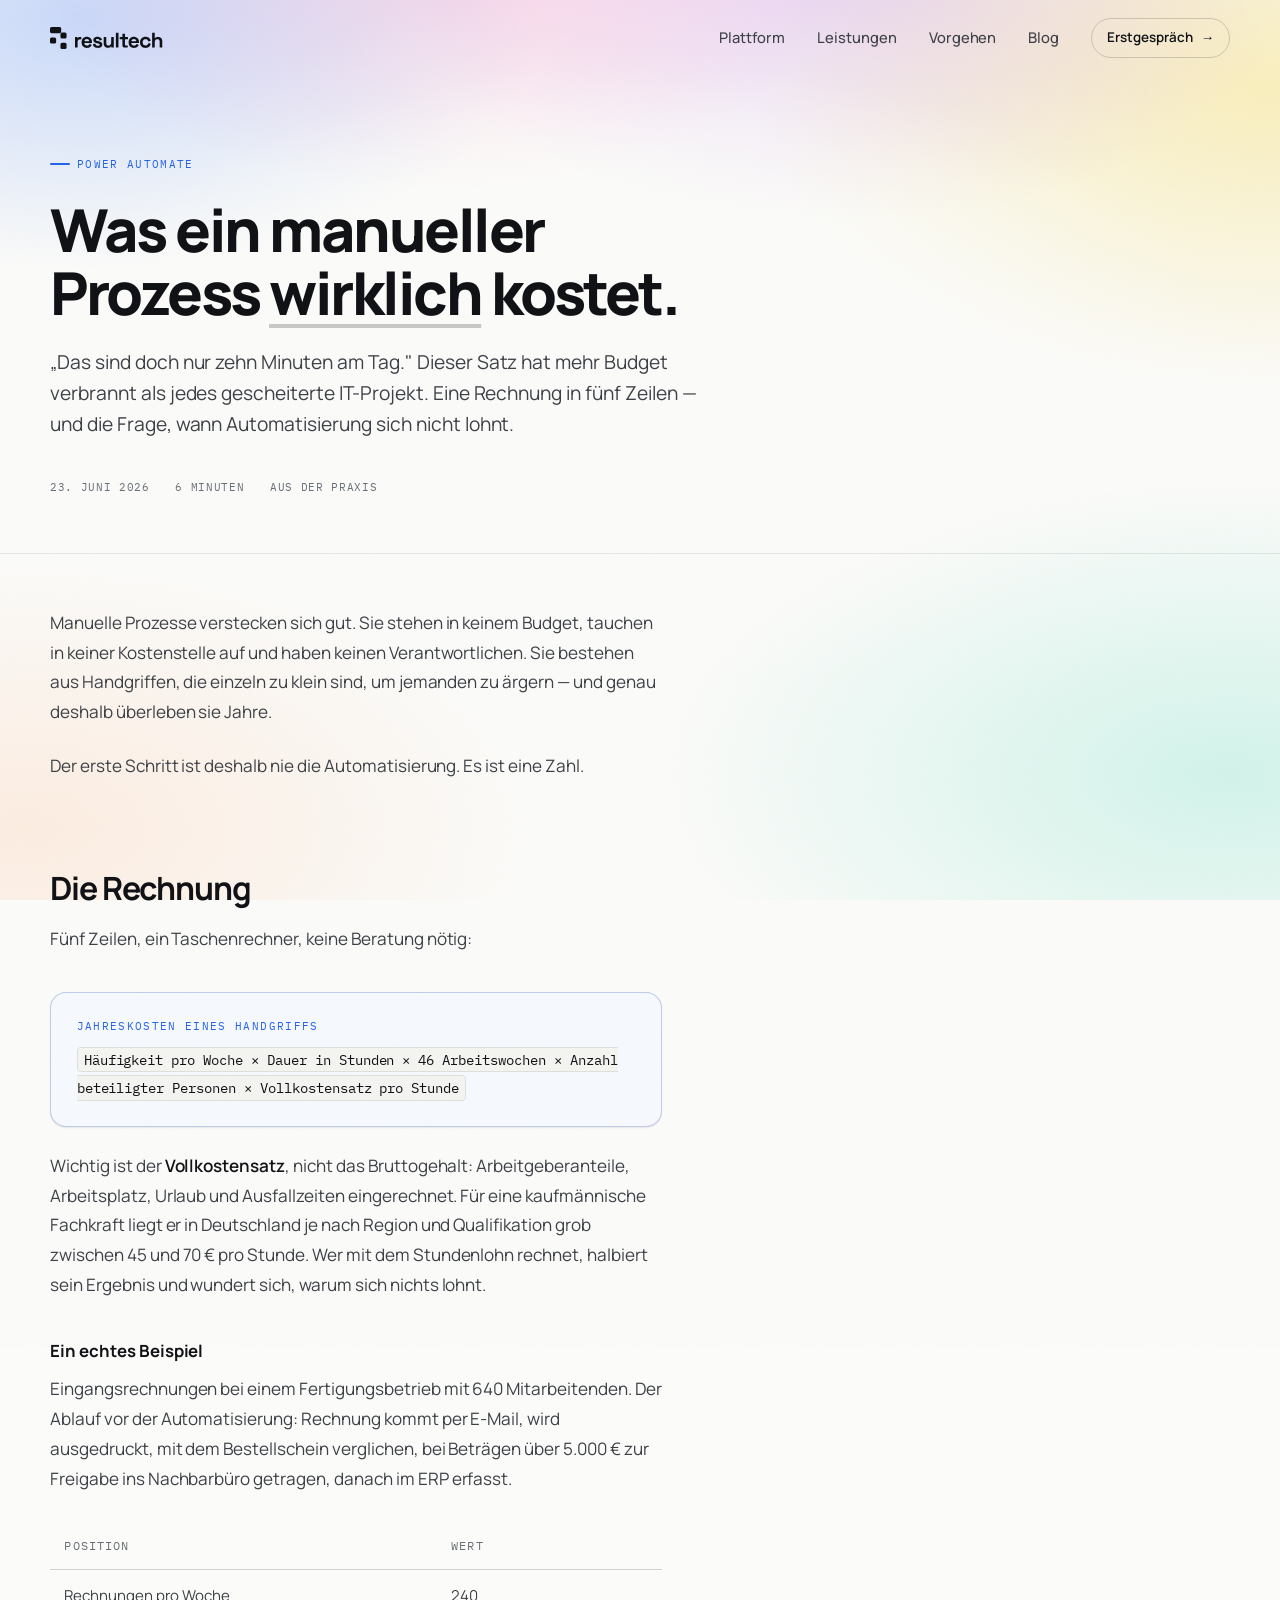
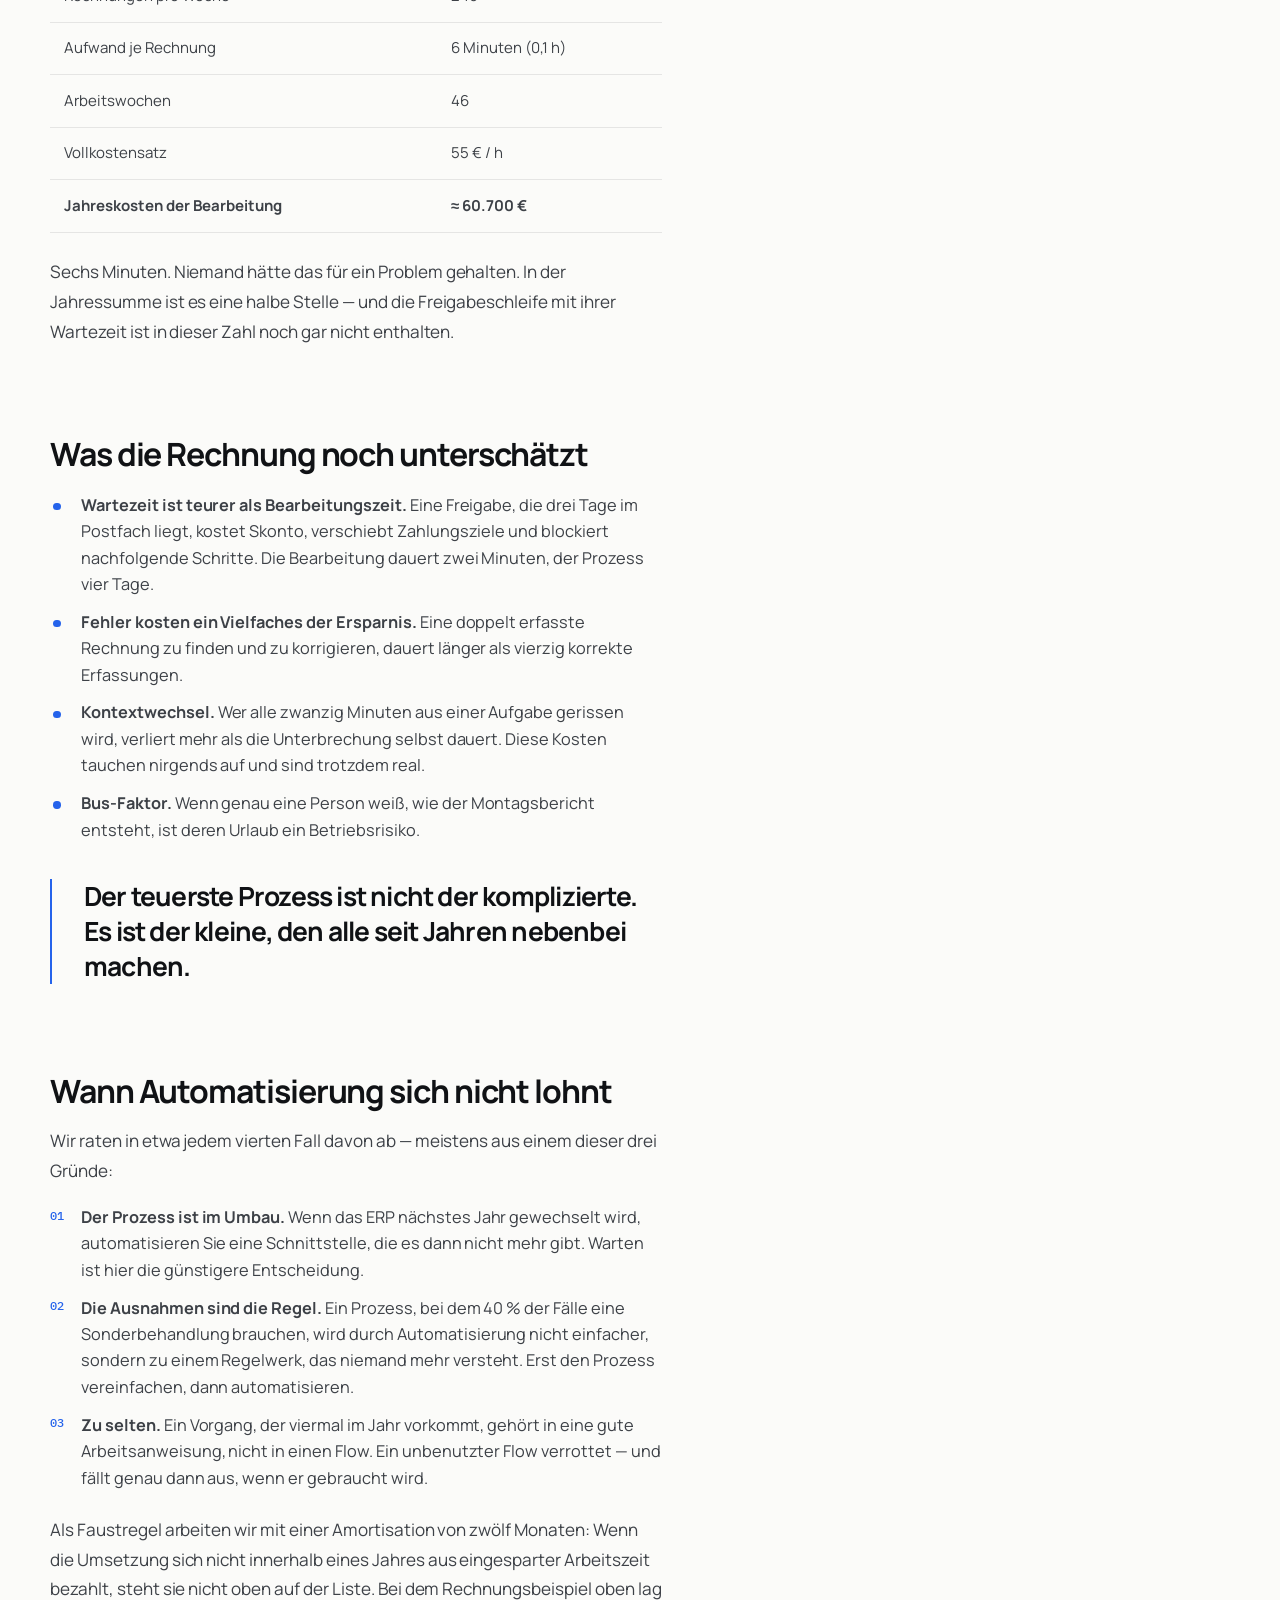
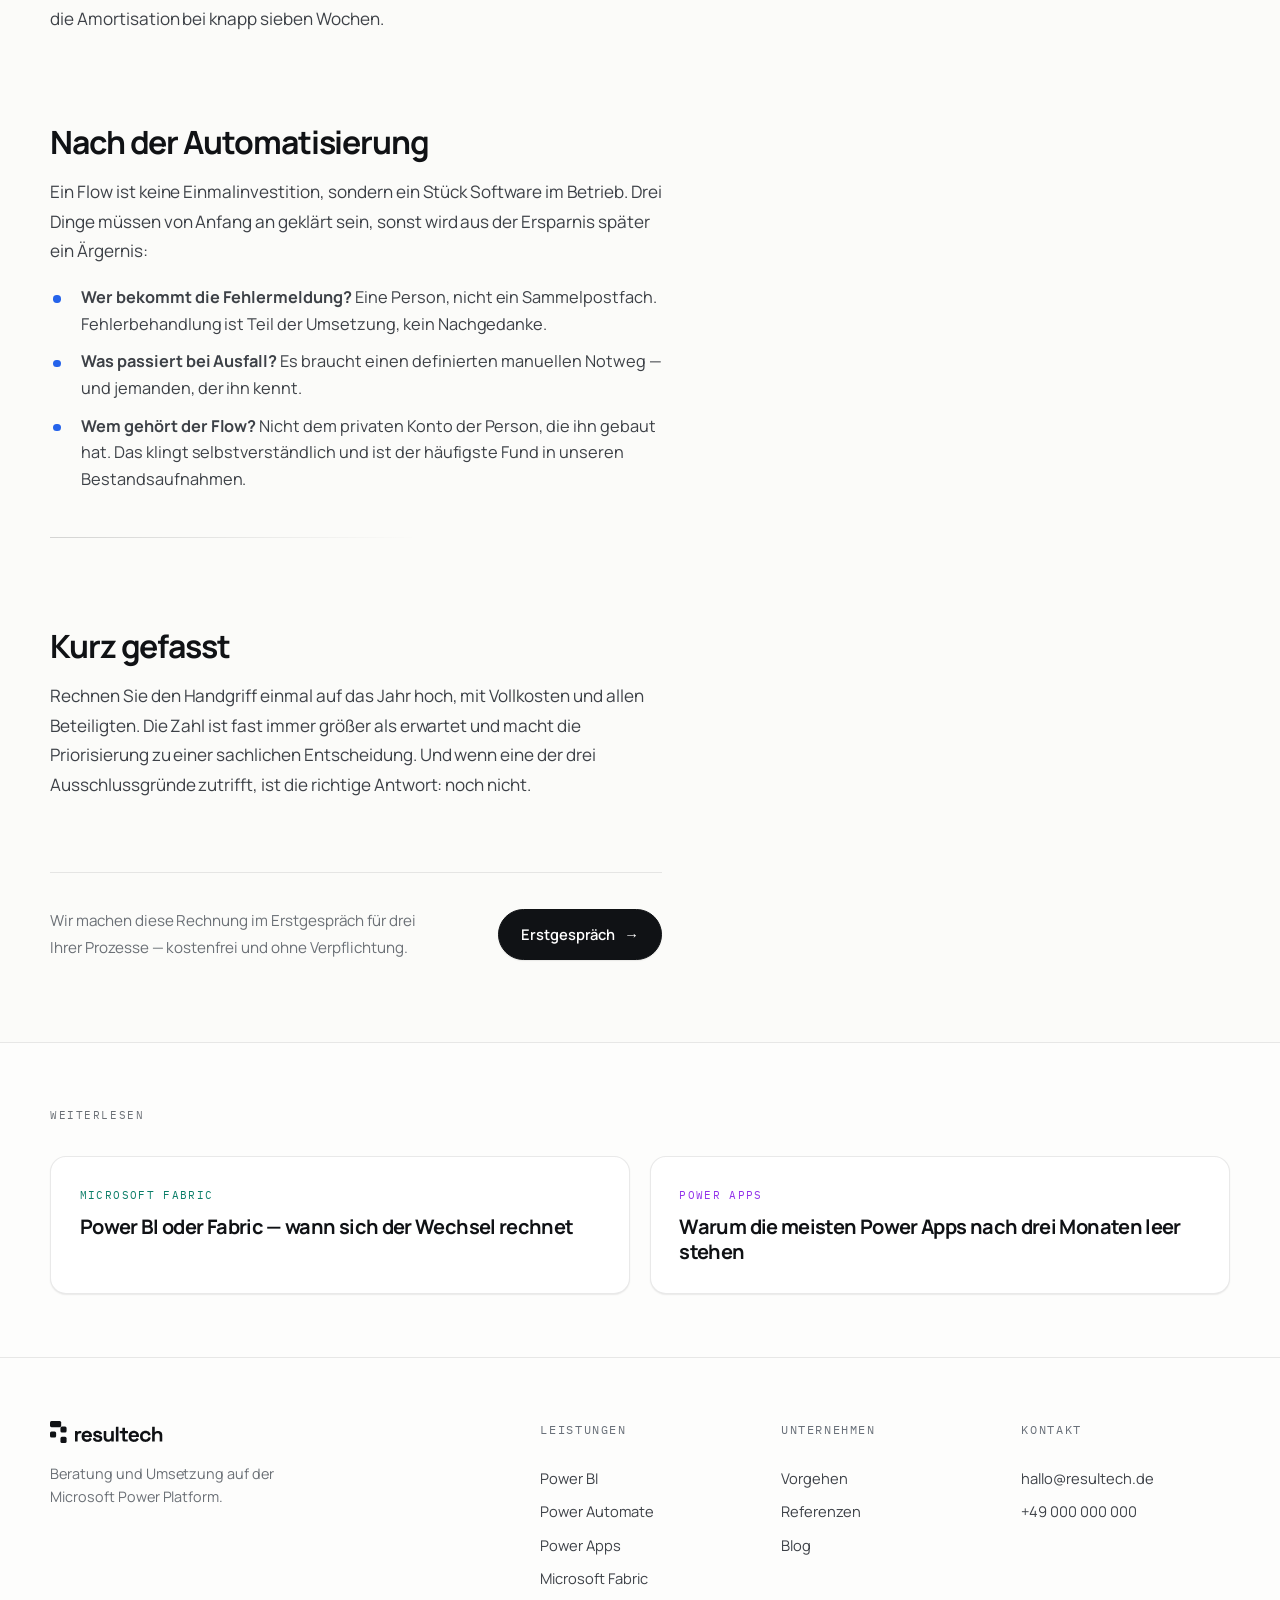
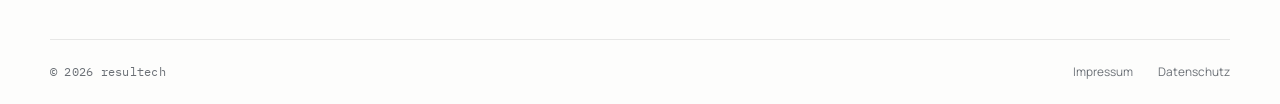
<file: blog/was-kostet-ein-manueller-prozess.html>
<!DOCTYPE html>
<html lang="de">
<head>
<meta charset="utf-8">
<meta name="viewport" content="width=device-width, initial-scale=1">
<title>Was ein manueller Prozess wirklich kostet | resultech</title>
<meta name="description" content="Eine Rechnung in fünf Zeilen: warum kleine wiederkehrende Handgriffe die teuersten sind — und wie man vor der Automatisierung entscheidet, ob sie sich lohnt.">
<meta name="theme-color" content="#FBFBF9">

<link rel="icon" href="../favicon.svg" type="image/svg+xml">
<link rel="icon" href="../favicon.ico" sizes="any">
<link rel="apple-touch-icon" href="../apple-touch-icon.png">

<link rel="stylesheet" href="../styles.css">
</head>
<body style="--a:var(--flow)">

<div class="grain" aria-hidden="true"></div>
<div class="progress" data-progress aria-hidden="true"></div>

<header class="nav stuck" id="nav">
  <div class="nav__inner">
    <a class="logo" href="../index.html" aria-label="resultech — Startseite">
      <span class="logo__lockup" aria-hidden="true">
        <svg class="logo__icon" viewBox="0 0 190.08 252.07" fill="currentColor" aria-hidden="true"><rect x="0" y="0" width="128.1" height="70.25" rx="17.36"></rect><rect x="119.83" y="61.98" width="70.25" height="70.25" rx="17.36"></rect><rect x="0" y="119.83" width="70.25" height="70.25" rx="17.36"></rect><rect x="119.83" y="181.82" width="70.25" height="70.25" rx="17.36"></rect></svg>
        <svg class="logo__word" viewBox="0 0 1000 252.07" fill="currentColor" aria-hidden="true"><g transform="translate(0 66.12)"><path fill-rule="evenodd" d="M473.4 0.1C480.6 -0.3,487.8 -0.2,495 0.1C495.9 0.1,496.7 0.5,497.3 1.1C497.8 1.6,498.2 2.4,498.2 3.2C498.5 57.2,498.4 111.2,498.3 165.2C498.3 166.2,498.4 167.4,497.8 168.3C497.3 169.1,496.4 169.7,495.5 169.8C487.6 170.3,479.6 170,471.7 169.8C471 169.8,470.2 169.5,469.7 169.1C469.1 168.6,468.6 168,468.6 167.2C468.1 113.2,468.1 59.2,468.4 5.2C468.4 3.9,468.8 2.5,469.7 1.5C470.6 0.6,472 0.2,473.4 0.1ZM888.9 0.1C895.6 -0.1,902.4 -0.1,909.2 0C909.9 0,910.7 0,911.3 0.3C912.1 0.7,912.9 1.3,913.4 2C913.9 3,913.9 4.2,913.9 5.2C914.1 22.8,913.8 40.3,913.9 57.9C914 58.9,913.9 60,914.3 61C914.5 61.5,914.9 62.1,915.4 62.3C916.1 62.5,917 62.5,917.5 62C919.8 60.1,921.3 57.4,923.7 55.6C926.5 53.5,929.7 51.8,933 50.4C936.3 49.1,939.7 48.1,943.3 47.6C948 47.1,952.8 47.3,957.5 47.5C959.6 47.6,961.8 48,963.9 48.5C966 49,968.1 49.6,970.1 50.4C972.6 51.3,975.1 52.3,977.3 53.7C980.7 55.8,984 58.1,986.9 61C989.3 63.4,991.2 66.3,993 69.2C994.6 71.8,995.7 74.6,996.8 77.5C997.5 79.5,998.2 81.5,998.6 83.7C999.2 86.7,999.8 89.8,999.8 92.9C1000.2 117,1000.1 141.1,1000 165.2C1000 166.2,999.9 167.3,999.5 168.3C999.4 168.7,999 169.1,998.5 169.3C997.4 169.7,996.1 169.9,994.9 169.9C988.3 170.1,981.8 170,975.3 169.9C974.2 169.9,973.2 169.8,972.2 169.4C971.6 169.2,971 168.8,970.8 168.3C970.4 167,970.3 165.5,970.2 164.1C970 142.5,970.6 120.8,970.2 99.1C970.1 96.3,969.5 93.6,968.8 90.9C968.4 89.2,967.8 87.6,967 86C966.3 84.5,965.4 82.9,964.3 81.6C963.3 80.4,962.1 79.2,960.8 78.3C958.9 76.9,956.9 75.4,954.6 74.8C951 73.7,947.1 73.4,943.3 73.4C940.2 73.3,937 73.7,934 74.6C931.4 75.5,929 76.9,926.8 78.5C924.8 79.9,923.1 81.7,921.8 83.7C919.4 87.2,917 90.9,915.8 95C914.3 100.3,914.1 106,914 111.5C913.5 129.4,914.1 147.3,913.9 165.2C913.9 166.2,913.9 167.3,913.4 168.2C912.9 168.9,912.1 169.4,911.3 169.6C910 170,908.6 169.9,907.2 169.9C901 170,894.8 170.1,888.6 169.9C887.7 169.9,886.7 169.7,885.8 169.3C885.4 169.1,884.9 168.8,884.6 168.3C884.2 167.3,884 166.2,884 165.2C883.8 112.2,883.7 59.2,884 6.3C884 4.9,884.3 3.4,884.9 2.1C885.2 1.5,885.9 1,886.5 0.7C887.2 0.3,888.1 0.1,888.9 0.1ZM545.1 12.5C546.3 11.8,547.7 11.6,549.1 11.6C555.3 11.3,561.5 11.5,567.7 11.6C568.7 11.6,569.8 11.6,570.8 11.9C571.6 12.2,572.4 12.7,572.8 13.5C573.4 14.4,573.4 15.5,573.4 16.6C573.6 25.9,573.2 35.2,573.4 44.4C573.4 45.5,573.6 46.6,573.9 47.5C574.1 48,574.4 48.5,574.9 48.8C575.9 49.3,576.9 49.6,578 49.6C586.6 49.9,595.2 49.5,603.8 49.8C604.5 49.8,605.3 50,605.9 50.4C606.3 50.7,606.8 51.1,606.8 51.7C607.3 57.8,607.2 64.1,607.2 70.2C607.2 70.9,607.1 71.7,606.8 72.3C606.6 72.8,606.4 73.4,605.9 73.6C604.9 74.1,603.8 74.3,602.8 74.3C594.2 74.6,585.6 74.1,577 74.4C576.1 74.5,575.1 74.7,574.5 75.4C573.8 76.2,573.4 77.4,573.4 78.5C573 96.7,573.2 115,573.4 133.2C573.4 135.3,573.5 137.4,574 139.4C574.3 140.7,575 142,575.9 143C576.8 143.9,577.9 144.6,579 144.7C585.9 145.4,592.8 144.7,599.7 145.3C600.9 145.4,602.4 145.7,603.3 146.6C604 147.4,603.9 148.6,604 149.7C604.2 154.9,604.2 160,604 165.2C603.9 166.2,603.8 167.3,603.3 168.3C603 168.8,602.4 169.3,601.7 169.4C600.1 169.9,598.3 169.9,596.6 169.9C585.2 169.9,573.9 170.3,562.5 169.5C560.3 169.4,558.3 168.3,556.4 167.2C554.2 166.1,552 164.9,550.3 163.1C548.1 160.7,546.2 157.9,545.1 154.9C543.9 151.2,543.6 147.3,543.5 143.5C542.9 121.2,543.5 98.8,543 76.4C543 75.9,542.4 75.5,541.9 75.2C541.3 74.8,540.6 74.5,539.8 74.5C531.9 74.2,524 74.4,516.1 74.3C515.4 74.2,514.7 74.2,514 73.9C513.3 73.5,512.4 73.1,512.3 72.3C511.6 66.8,511.9 61.3,511.8 55.8C511.8 54.8,511.9 53.7,512.1 52.7C512.3 52.1,512.5 51.4,513 51.1C514.2 50.3,515.7 49.8,517.1 49.7C524.3 49.3,531.6 49.8,538.8 49.6C539.5 49.6,540.2 49.6,540.9 49.2C541.6 48.8,542.4 48.3,542.7 47.5C543.3 46.3,543.3 44.8,543.4 43.4C543.6 34.5,543.3 25.5,543.4 16.6C543.4 15.9,543.5 15.2,543.7 14.5C544.1 13.8,544.4 12.9,545.1 12.5ZM131.8 46.5C133.7 46.3,135.5 46,137.4 46.1C142.6 46.4,147.8 46.5,152.9 47.8C157.6 49,161.9 51.3,166.3 53.3C167.7 54,168.9 54.9,170.2 55.8C172.9 57.8,175.8 59.5,178.1 62C181.3 65.4,184 69.4,186.6 73.3C187.8 75.3,188.7 77.4,189.5 79.5C190.6 82.6,191.7 85.6,192.4 88.8C193.5 95,194.3 101.2,194.8 107.4C195.1 110.1,195.2 112.9,194.7 115.6C194.6 116.6,194 117.6,193.1 117.9C191.5 118.6,189.7 118.6,188 118.6C162.5 118.8,137 118.4,111.6 118.6C110.5 118.6,109.4 118.8,108.5 119.3C107.9 119.6,107.2 120.1,107.2 120.8C107.2 123.4,107.5 126.1,108.5 128.6C109.7 131.4,111.5 134,113.5 136.3C115.3 138.3,117.6 139.9,119.9 141.4C122.1 142.8,124.5 144.3,127.1 145.1C130.7 146.1,134.6 146.7,138.4 146.6C142.3 146.6,146.1 146.1,149.8 144.8C152.4 143.9,154.9 142.3,157 140.4C160.1 137.5,162.3 133.6,165.3 130.4C165.8 129.8,166.5 129.2,167.3 129.1C168.7 128.9,170.2 129.2,171.4 129.7C176.7 131.9,181.8 134.6,186.9 137.3C187.9 137.8,188.9 138.4,189.6 139.4C190.2 140.3,190.7 141.4,190.4 142.5C189.8 144.7,188.4 146.7,187.1 148.7C185.4 151.2,183.3 153.6,181.2 155.9C179.5 157.7,177.6 159.4,175.8 161C174.5 162.1,173.2 163.3,171.8 164.1C169 165.9,166.2 167.7,163.2 169C159.7 170.4,156.2 171.8,152.5 172.4C147.5 173.2,142.4 173.2,137.4 173.2C131.9 173.2,126.3 173.4,120.9 172.2C115.8 171.2,111.2 168.8,106.4 166.8C104.8 166.1,103.3 165.2,101.9 164.1C98.8 161.9,95.5 159.7,92.8 156.9C89.4 153.3,86.3 149.2,83.7 144.9C81.4 140.9,79.7 136.5,78.4 132.2C77.2 128.1,76.8 123.9,76.2 119.8C75.8 117.4,75.5 115,75.4 112.5C75.3 110.1,75.2 107.7,75.5 105.3C76.1 99.4,76.8 93.5,78.3 87.8C79.5 83.1,81.4 78.6,83.7 74.4C85.3 71.2,87.7 68.4,89.9 65.6C91.2 64,92.5 62.4,94.1 61.1C97.6 58.2,101.4 55.4,105.4 53.2C109.7 50.9,114.1 48.9,118.8 47.8C123 46.7,127.5 46.9,131.8 46.5ZM250.1 46.5C253.1 46.2,256.1 45.9,259.2 46C264 46.2,268.9 46.4,273.6 47.4C277.5 48.2,281.3 49.7,285 51.3C287.7 52.5,290.4 54.1,292.8 55.8C295 57.3,296.9 59.1,298.7 61C300.6 62.9,302.2 65,303.7 67.1C304.8 68.8,305.7 70.5,306.4 72.3C307 73.6,307.4 75,307.7 76.3C307.8 77.4,308.2 78.5,307.8 79.5C307.4 80.5,306.6 81.5,305.6 81.8C298.5 84.4,291.2 86.2,283.9 88.1C283.2 88.2,282.5 88,281.9 87.8C281.3 87.6,280.8 87.2,280.5 86.8C279.1 84.5,278.3 81.8,276.9 79.5C276 78.1,274.9 76.8,273.6 75.7C272 74.4,270.3 73.3,268.4 72.4C267.5 72,266.4 71.7,265.3 71.5C262.6 71.1,259.9 70.7,257.1 70.7C254 70.8,250.8 71,247.8 71.9C245.9 72.5,244.1 73.7,242.6 75.1C241.2 76.4,240.2 78.2,239.5 80C239.1 81.2,239.2 82.5,239.5 83.7C240 85.2,240.8 86.5,241.8 87.8C242.6 88.8,243.6 89.7,244.7 90.4C246.3 91.4,248 92.4,249.9 92.8C260.1 95.4,270.6 96.8,280.8 99.3C284 100.1,287.1 101.2,290.1 102.5C293.3 103.9,296.5 105.4,299.4 107.4C302 109.1,304.5 111.1,306.5 113.6C308.4 116,309.6 118.9,310.7 121.7C311.5 123.7,312 125.9,312.2 128C312.5 132.5,312.4 137,312.2 141.4C312.2 142.5,311.9 143.6,311.6 144.5C310.3 148,309.2 151.7,307.3 154.9C305.5 157.8,302.9 160.1,300.4 162.5C298.9 163.9,297.1 165.1,295.3 166.2C293.3 167.4,291.2 168.4,289.1 169.3C286.4 170.4,283.7 171.5,280.8 172C275.7 172.8,270.5 173.2,265.3 173.3C259.5 173.4,253.6 172.9,247.8 172.6C246.4 172.5,245 172.4,243.7 172C240.5 171.2,237.4 170.4,234.4 169.1C230.8 167.6,227.3 165.9,224.1 163.7C221 161.6,218.2 159.1,215.8 156.3C213.5 153.7,211.7 150.7,210 147.6C208.6 145,207.5 142.2,206.6 139.4C206.2 137.7,205.9 135.9,206.1 134.2C206.2 133.3,206.8 132.3,207.6 131.8C209.1 130.8,210.9 130.2,212.7 129.7C216.5 128.6,220.3 127.7,224.1 126.9C226.1 126.4,228.2 126,230.3 126C231.1 126,232.2 126.3,232.7 127C234.4 129.5,235 132.5,236.5 135.1C237.6 137.2,239 139.1,240.6 140.8C241.8 142.1,243.2 143.4,244.7 144.3C246.9 145.7,249.1 147,251.6 147.6C254.7 148.5,258 148.6,261.2 148.7C264.7 148.7,268.2 148.7,271.5 147.9C274.1 147.3,276.6 145.9,278.8 144.3C280.2 143.3,281.3 141.9,282 140.4C282.7 139.2,282.8 137.7,282.9 136.3C282.9 134.9,282.7 133.5,282.3 132.2C282 131.3,281.4 130.5,280.8 129.8C279.9 128.8,278.9 127.9,277.7 127.3C275.2 125.9,272.5 124.7,269.7 123.9C263.9 122.3,257.8 121.8,251.9 120.3C245.3 118.6,238.7 116.8,232.3 114.3C229.3 113.2,226.5 111.3,223.8 109.5C222 108.2,220.5 106.7,218.9 105.1C217.6 103.9,216.3 102.7,215.4 101.2C214.1 99.3,212.8 97.2,212.1 95C211.1 91.7,210.5 88.2,210 84.7C209.8 83.3,209.8 81.9,210 80.6C210.6 77.1,211.1 73.6,212.2 70.2C213 67.6,214.2 65.1,215.8 62.9C217.8 60.2,220.2 57.8,222.8 55.8C225.4 53.8,228.3 52.1,231.3 50.7C233.9 49.4,236.7 48.4,239.5 47.7C243 46.9,246.6 46.8,250.1 46.5ZM670.4 46.5C672 46.4,673.5 45.9,675 46C680.5 46.3,686.1 46.4,691.5 47.7C696.2 48.9,700.6 51.2,704.9 53.3C706.8 54.2,708.5 55.4,710.1 56.7C712.7 58.7,715.4 60.6,717.6 63C720.7 66.5,723.4 70.4,725.8 74.4C727.3 76.9,728.3 79.8,729.3 82.6C730.4 85.7,731.8 88.7,732.2 91.9C733.2 99.4,733.2 107,733.4 114.6C733.4 115.4,733.2 116.2,732.8 116.8C732.3 117.5,731.6 118.3,730.7 118.3C703.9 118.9,677.1 118.3,650.2 118.6C649.2 118.6,648.1 118.7,647.1 119.1C646.7 119.3,646.3 119.7,646.1 120.1C645.7 121,645.6 121.9,645.6 122.9C645.6 123.8,645.8 124.8,646.1 125.7C646.8 127.6,647.6 129.4,648.5 131.1C649.3 132.5,650.2 133.9,651.3 135.1C652.5 136.6,653.8 138.1,655.4 139.2C658.6 141.5,662 143.8,665.7 145.1C669.3 146.3,673.2 146.7,677.1 146.7C680.9 146.6,684.8 146,688.4 144.8C691.1 143.9,693.4 142.2,695.6 140.6C697.2 139.4,698.5 137.8,699.7 136.3C701.2 134.4,702.2 132,703.9 130.2C704.7 129.4,705.9 129.1,707 129C708 128.9,709.1 129.3,710.1 129.7C713.6 131.2,717 133,720.4 134.7C723.1 136.2,726 137.4,728.3 139.4C729.1 140.1,729.5 141.4,729.3 142.5C728.9 144.3,727.6 145.8,726.6 147.3C724.8 149.9,723 152.5,721 154.9C719.4 156.7,717.5 158.4,715.7 160C714.2 161.3,712.7 162.6,711.1 163.7C708.1 165.6,705.1 167.5,701.8 168.9C698.5 170.4,695.1 171.8,691.5 172.4C686.1 173.2,680.5 173.2,675 173.2C670.2 173.2,665.3 173.4,660.6 172.3C654.7 171,649.1 169,643.8 166.2C639.3 163.9,635.3 160.7,631.7 157.2C628.8 154.5,626.7 151.1,624.4 147.9C623.4 146.5,622.4 145.1,621.8 143.5C619.6 138.4,617.2 133.4,616.1 128C614.8 121.9,614.7 115.7,614.7 109.5C614.7 103.6,614.9 97.7,616 91.9C617.1 86.6,619.4 81.5,621.4 76.4C622 75,622.8 73.6,623.8 72.3C626.2 68.8,628.5 65,631.6 62C635 58.7,638.9 55.9,643 53.7C647.9 51.1,653.1 49,658.5 47.6C662.4 46.6,666.5 46.9,670.4 46.5ZM803.4 46.5C805.3 46.3,807.2 45.9,809.1 46C814.7 46.4,820.2 46.7,825.7 47.8C829.2 48.5,832.7 49.9,836 51.5C839.9 53.3,843.7 55.6,847.3 58C849 59.1,850.4 60.5,851.8 62C853.6 63.9,855.5 65.9,857 68.2C859.2 71.5,861.2 74.9,862.9 78.5C864.3 81.5,865.2 84.6,866 87.8C866.4 89.1,866.4 90.5,866.3 91.9C866.3 92.3,866.2 92.7,865.9 92.9C865.3 93.6,864.7 94.3,863.8 94.5C858.4 96.1,852.9 97.3,847.3 98.3C844.9 98.7,842.5 98.9,840.1 98.6C839.3 98.5,838.4 97.8,838 97.1C836.7 94.5,836.2 91.5,835 88.8C834.2 87,833.1 85.3,831.9 83.7C831 82.4,829.9 81.2,828.8 80.2C827.5 79,826.1 78,824.6 77.2C823 76.2,821.3 75.1,819.5 74.6C815.8 73.7,811.9 73,808.1 73C804.6 73,801.2 73.7,797.8 74.5C795.5 75.2,793.3 76.2,791.2 77.5C789.1 78.7,787.1 80.2,785.4 82C783.1 84.4,781 87,779.4 89.8C778.2 92.1,777.4 94.6,776.8 97.1C776.2 100.5,775.8 103.9,775.9 107.4C775.9 112.6,776.2 117.8,777 122.9C777.4 125.4,778.3 127.9,779.6 130.1C780.8 132.4,782.6 134.3,784.4 136.2C786.3 138.1,788.3 139.9,790.5 141.4C792.5 142.7,794.5 143.9,796.8 144.4C800.5 145.4,804.3 146,808.1 146.1C811.6 146.2,815 145.6,818.4 145.1C819.5 144.9,820.6 144.5,821.5 143.9C824.4 142.2,827.5 140.6,829.9 138.3C832.1 136.3,833.9 133.8,835.3 131.1C836.9 128.2,837.4 124.8,839 121.8C839.4 121.1,840.3 120.4,841.1 120.3C843.9 120.2,846.7 120.8,849.4 121.3C853.6 122.1,857.7 123.2,861.8 124.3C862.8 124.6,863.9 125,864.9 125.5C865.6 126,866.4 126.5,866.9 127.3C867.3 127.8,867.4 128.5,867.3 129.1C867 130.8,866.5 132.5,865.9 134.2C865 136.7,864.1 139.1,862.9 141.4C861.2 144.6,859.4 147.8,857.4 150.7C855.8 152.9,854 154.9,852.2 156.9C851 158.2,849.8 159.5,848.4 160.6C845.4 162.8,842.3 164.9,839.1 166.7C837.2 167.8,835.2 168.6,833.2 169.3C830.1 170.5,826.9 171.8,823.6 172.4C818.5 173.1,813.3 173.2,808.1 173.2C802.9 173.2,797.7 173.1,792.6 172.4C789.3 171.8,786.1 170.5,783 169.3C780.5 168.4,777.9 167.6,775.7 166.2C771.5 163.7,767.3 161.1,763.7 157.8C760.5 154.8,758 151.1,755.3 147.6C754.2 146.1,753.1 144.5,752.4 142.8C750.3 138,747.9 133.2,746.8 128C745.5 122,745.4 115.7,745.4 109.5C745.4 103.6,745.8 97.7,746.8 91.9C747.2 89.1,748.3 86.3,749.4 83.7C750.9 80,752.3 76.3,754.5 73C757.1 68.9,760.1 64.9,763.7 61.5C767.1 58.4,771 55.8,775.1 53.7C780 51.2,785.2 49.1,790.6 47.7C794.7 46.6,799.1 46.9,803.4 46.5ZM51.5 49.6C53.3 49.4,55.1 49,56.9 48.9C60.3 48.8,63.8 48.8,67.2 48.9C67.9 48.9,68.6 49,69.3 49.2C70 49.4,70.9 49.7,71.4 50.3C72 51.3,72.3 52.6,72.4 53.7C72.7 59.2,72.6 64.7,72.4 70.2C72.4 71.3,72.3 72.4,71.9 73.3C71.6 74,71 74.6,70.3 75C69.7 75.3,69 75.5,68.3 75.6C64.8 75.8,61.4 75.5,57.9 75.8C53.8 76.1,49.7 76.4,45.7 77.5C43.4 78.1,41.3 79.5,39.4 80.9C37.9 81.9,36.7 83.3,35.7 84.7C34.3 86.6,32.7 88.6,32 90.9C30.9 94.9,30.4 99.1,30.3 103.3C29.8 124.6,30.7 145.9,30.1 167.2C30.1 168.1,29.2 168.8,28.5 169.3C27.8 169.8,26.8 169.9,26 169.9C18 169.9,10.1 169.9,2.2 169.4C1.6 169.4,1 168.8,0.7 168.3C0.2 167.3,0 166.2,0 165.2C-0.2 129.1,-0.1 92.9,0 56.8C0 55.4,0 54,0.5 52.7C0.7 51.9,1.3 51.1,1.9 50.6C2.6 50.1,3.5 49.8,4.3 49.8C11.8 49.6,19.4 49.4,27 49.9C27.9 50,28.8 50.8,29 51.6C29.8 53.9,29.3 56.5,29.8 58.9C30 59.6,30.4 60.4,31.1 60.6C31.9 60.7,32.6 60.1,33.2 59.5C34.4 58.4,35.1 56.8,36.3 55.6C37.5 54.5,38.9 53.6,40.4 52.7C42 51.8,43.7 50.9,45.6 50.4C47.5 49.8,49.5 49.9,51.5 49.6ZM330 50.6C330.8 49.7,332.3 49.7,333.5 49.7C340 49.4,346.5 49.6,353.1 49.7C354.1 49.7,355.2 49.7,356.2 50C356.9 50.4,357.7 50.9,358.1 51.7C358.6 52.6,358.6 53.7,358.6 54.8C358.7 76.1,358.3 97.4,358.6 118.7C358.7 122.2,358.7 125.8,359.7 129.1C360.8 132.4,362.8 135.5,364.8 138.3C365.7 139.7,367.2 140.6,368.5 141.4C370.5 142.7,372.4 144.3,374.7 144.9C378.1 145.8,381.6 145.9,385 145.9C388.2 145.9,391.4 145.8,394.3 144.8C397.3 143.9,400 142.2,402.4 140.4C404.3 139,406 137.2,407.3 135.3C409.6 131.7,412 128,413 123.9C414.4 118.6,414.4 112.9,414.5 107.4C414.9 90.5,414.2 73.7,414.5 56.8C414.6 55.1,414.7 53.2,415.5 51.7C416 50.8,417.1 50.3,418.1 50C419 49.6,420.1 49.7,421.2 49.7C427.4 49.6,433.5 49.4,439.7 49.7C440.9 49.7,442.1 50,443.1 50.6C443.8 51.1,444.1 51.9,444.3 52.7C444.5 53.4,444.5 54.1,444.5 54.8C444.5 91.6,444.7 128.4,444.5 165.2C444.5 166.2,444.3 167.3,443.9 168.3C443.7 168.7,443.3 169.1,442.8 169.3C441.8 169.7,440.8 169.9,439.7 169.9C432.5 170,425.2 170.4,418.1 169.6C417 169.5,416 168.3,415.7 167.2C414.9 163.9,415.5 160.3,415 156.9C414.9 156.4,414.4 156,413.9 155.8C413.6 155.6,413.2 155.6,412.9 155.9C409.3 158.9,406.3 162.7,402.6 165.5C400.3 167.2,397.7 168.4,395.1 169.3C391.1 170.6,387.1 171.5,383 172C379.2 172.5,375.4 172.6,371.6 172.2C367.4 171.8,363.3 170.8,359.2 169.6C356.7 168.9,354.2 168,352 166.6C348.3 164.2,344.8 161.5,341.7 158.3C339 155.4,336.9 152,334.9 148.7C333.7 146.7,333 144.6,332.3 142.5C331.1 139.1,329.5 135.7,329.3 132.2C328.3 106.4,328.7 80.6,328.9 54.8C328.9 53.3,329 51.7,330 50.6ZM131.2 73.2C128.4 73.7,125.6 74.1,122.9 75.1C121.1 75.7,119.4 76.9,117.8 78C116.7 78.7,115.5 79.5,114.7 80.5C112.4 83.5,110.4 86.6,108.7 89.8C108.2 90.8,108.1 91.9,108.2 92.9C108.3 93.7,108.5 94.7,109.2 95C110.5 95.7,112.1 95.8,113.7 95.8C128.1 96,142.6 95.8,157 95.8C158 95.8,159.1 95.9,160.1 95.6C160.9 95.4,161.7 95.2,162.2 94.5C162.7 93.8,162.8 92.8,162.7 91.9C162.6 90.5,162.5 89,161.8 87.8C160.3 85.2,158.4 82.8,156.5 80.6C155.4 79.4,154.2 78.4,152.9 77.5C151.6 76.6,150.2 75.8,148.7 75.1C147.8 74.7,146.7 74.4,145.6 74.1C142.6 73.5,139.5 72.8,136.4 72.6C134.6 72.4,132.9 72.9,131.2 73.2ZM669.8 73.2C667.4 73.7,664.9 74,662.6 74.8C660.8 75.4,659.2 76.4,657.6 77.5C656.4 78.2,655.3 79,654.4 80C652.4 82.1,650.3 84.2,648.8 86.8C647.7 88.6,647.1 90.8,646.8 92.9C646.7 93.7,646.9 94.7,647.6 95C649 95.7,650.7 95.8,652.3 95.8C667.1 96,681.9 95.9,696.7 95.8C697.7 95.8,698.8 95.9,699.8 95.5C700.5 95.3,701.3 94.7,701.6 94C701.9 93,701.6 91.9,701.4 90.9C701 89.3,700.5 87.7,699.8 86.3C698.8 84.6,697.6 83,696.3 81.6C695.2 80.3,693.9 79.1,692.5 78.1C690.9 76.9,689.2 76,687.4 75.1C686.4 74.7,685.3 74.4,684.3 74.1C681.2 73.5,678.1 72.8,675 72.6C673.3 72.4,671.5 72.9,669.8 73.2Z"></path></g></svg>
      </span>
    </a>
    <nav class="nav__links" aria-label="Hauptnavigation">
      <a href="../index.html#showcase">Plattform</a>
      <a href="../index.html#leistungen">Leistungen</a>
      <a href="../index.html#vorgehen">Vorgehen</a>
      <a href="index.html">Blog</a>
    </nav>
    <a class="btn btn--sm" href="../index.html#kontakt">Erstgespräch<span class="btn__arrow" aria-hidden="true">→</span></a>
  </div>
</header>

<main>
<article class="article">

  <header class="article__head">
    <div class="wrap">
      <p class="article__cat">Power Automate</p>
      <h1>Was ein manueller Prozess <em>wirklich</em> kostet.</h1>
      <p class="article__lede">
        „Das sind doch nur zehn Minuten am Tag." Dieser Satz hat mehr Budget verbrannt
        als jedes gescheiterte IT-Projekt. Eine Rechnung in fünf Zeilen — und die
        Frage, wann Automatisierung sich nicht lohnt.
      </p>
      <p class="article__meta">
        <span><time datetime="2026-06-23">23. Juni 2026</time></span>
        <span>6 Minuten</span>
        <span>Aus der Praxis</span>
      </p>
    </div>
  </header>

  <div class="wrap">
    <div class="prose">

      <p>
        Manuelle Prozesse verstecken sich gut. Sie stehen in keinem Budget, tauchen in
        keiner Kostenstelle auf und haben keinen Verantwortlichen. Sie bestehen aus
        Handgriffen, die einzeln zu klein sind, um jemanden zu ärgern — und genau
        deshalb überleben sie Jahre.
      </p>

      <p>
        Der erste Schritt ist deshalb nie die Automatisierung. Es ist eine Zahl.
      </p>

      <h2>Die Rechnung</h2>

      <p>
        Fünf Zeilen, ein Taschenrechner, keine Beratung nötig:
      </p>

      <div class="callout">
        <span class="callout__k">Jahreskosten eines Handgriffs</span>
        <p>
          <code>Häufigkeit pro Woche × Dauer in Stunden × 46 Arbeitswochen ×
          Anzahl beteiligter Personen × Vollkostensatz pro Stunde</code>
        </p>
      </div>

      <p>
        Wichtig ist der <strong>Vollkostensatz</strong>, nicht das Bruttogehalt: Arbeitgeberanteile,
        Arbeitsplatz, Urlaub und Ausfallzeiten eingerechnet. Für eine kaufmännische
        Fachkraft liegt er in Deutschland je nach Region und Qualifikation grob zwischen
        45 und 70 € pro Stunde. Wer mit dem Stundenlohn rechnet, halbiert sein Ergebnis
        und wundert sich, warum sich nichts lohnt.
      </p>

      <h3>Ein echtes Beispiel</h3>

      <p>
        Eingangsrechnungen bei einem Fertigungsbetrieb mit 640 Mitarbeitenden. Der
        Ablauf vor der Automatisierung: Rechnung kommt per E-Mail, wird ausgedruckt,
        mit dem Bestellschein verglichen, bei Beträgen über 5.000 € zur Freigabe ins
        Nachbarbüro getragen, danach im ERP erfasst.
      </p>

      <div class="table-scroll">
        <table>
          <thead>
            <tr><th>Position</th><th>Wert</th></tr>
          </thead>
          <tbody>
            <tr><td>Rechnungen pro Woche</td><td>240</td></tr>
            <tr><td>Aufwand je Rechnung</td><td>6 Minuten (0,1 h)</td></tr>
            <tr><td>Arbeitswochen</td><td>46</td></tr>
            <tr><td>Vollkostensatz</td><td>55 € / h</td></tr>
            <tr><td><strong>Jahreskosten der Bearbeitung</strong></td><td><strong>≈ 60.700 €</strong></td></tr>
          </tbody>
        </table>
      </div>

      <p>
        Sechs Minuten. Niemand hätte das für ein Problem gehalten. In der Jahressumme
        ist es eine halbe Stelle — und die Freigabeschleife mit ihrer Wartezeit ist in
        dieser Zahl noch gar nicht enthalten.
      </p>

      <h2>Was die Rechnung noch unterschätzt</h2>

      <ul>
        <li>
          <strong>Wartezeit ist teurer als Bearbeitungszeit.</strong> Eine Freigabe, die
          drei Tage im Postfach liegt, kostet Skonto, verschiebt Zahlungsziele und
          blockiert nachfolgende Schritte. Die Bearbeitung dauert zwei Minuten, der
          Prozess vier Tage.
        </li>
        <li>
          <strong>Fehler kosten ein Vielfaches der Ersparnis.</strong> Eine doppelt
          erfasste Rechnung zu finden und zu korrigieren, dauert länger als vierzig
          korrekte Erfassungen.
        </li>
        <li>
          <strong>Kontextwechsel.</strong> Wer alle zwanzig Minuten aus einer Aufgabe
          gerissen wird, verliert mehr als die Unterbrechung selbst dauert. Diese Kosten
          tauchen nirgends auf und sind trotzdem real.
        </li>
        <li>
          <strong>Bus-Faktor.</strong> Wenn genau eine Person weiß, wie der Montagsbericht
          entsteht, ist deren Urlaub ein Betriebsrisiko.
        </li>
      </ul>

      <blockquote>
        <p>
          Der teuerste Prozess ist nicht der komplizierte. Es ist der kleine, den alle
          seit Jahren nebenbei machen.
        </p>
      </blockquote>

      <h2>Wann Automatisierung sich nicht lohnt</h2>

      <p>
        Wir raten in etwa jedem vierten Fall davon ab — meistens aus einem dieser drei
        Gründe:
      </p>

      <ol>
        <li>
          <strong>Der Prozess ist im Umbau.</strong> Wenn das ERP nächstes Jahr
          gewechselt wird, automatisieren Sie eine Schnittstelle, die es dann nicht mehr
          gibt. Warten ist hier die günstigere Entscheidung.
        </li>
        <li>
          <strong>Die Ausnahmen sind die Regel.</strong> Ein Prozess, bei dem 40 % der
          Fälle eine Sonderbehandlung brauchen, wird durch Automatisierung nicht
          einfacher, sondern zu einem Regelwerk, das niemand mehr versteht. Erst den
          Prozess vereinfachen, dann automatisieren.
        </li>
        <li>
          <strong>Zu selten.</strong> Ein Vorgang, der viermal im Jahr vorkommt, gehört
          in eine gute Arbeitsanweisung, nicht in einen Flow. Ein unbenutzter Flow
          verrottet — und fällt genau dann aus, wenn er gebraucht wird.
        </li>
      </ol>

      <p>
        Als Faustregel arbeiten wir mit einer Amortisation von zwölf Monaten: Wenn die
        Umsetzung sich nicht innerhalb eines Jahres aus eingesparter Arbeitszeit
        bezahlt, steht sie nicht oben auf der Liste. Bei dem Rechnungsbeispiel oben lag
        die Amortisation bei knapp sieben Wochen.
      </p>

      <h2>Nach der Automatisierung</h2>

      <p>
        Ein Flow ist keine Einmalinvestition, sondern ein Stück Software im Betrieb.
        Drei Dinge müssen von Anfang an geklärt sein, sonst wird aus der Ersparnis
        später ein Ärgernis:
      </p>

      <ul>
        <li>
          <strong>Wer bekommt die Fehlermeldung?</strong> Eine Person, nicht ein
          Sammelpostfach. Fehlerbehandlung ist Teil der Umsetzung, kein Nachgedanke.
        </li>
        <li>
          <strong>Was passiert bei Ausfall?</strong> Es braucht einen definierten
          manuellen Notweg — und jemanden, der ihn kennt.
        </li>
        <li>
          <strong>Wem gehört der Flow?</strong> Nicht dem privaten Konto der Person,
          die ihn gebaut hat. Das klingt selbstverständlich und ist der häufigste Fund
          in unseren Bestandsaufnahmen.
        </li>
      </ul>

      <hr>

      <h2>Kurz gefasst</h2>

      <p>
        Rechnen Sie den Handgriff einmal auf das Jahr hoch, mit Vollkosten und allen
        Beteiligten. Die Zahl ist fast immer größer als erwartet und macht die
        Priorisierung zu einer sachlichen Entscheidung. Und wenn eine der drei
        Ausschlussgründe zutrifft, ist die richtige Antwort: noch nicht.
      </p>

      <div class="article__foot">
        <p>Wir machen diese Rechnung im Erstgespräch für drei Ihrer Prozesse — kostenfrei und ohne Verpflichtung.</p>
        <a class="btn btn--primary" href="../index.html#kontakt">Erstgespräch<span class="btn__arrow" aria-hidden="true">→</span></a>
      </div>

    </div>
  </div>

</article>

<section class="more">
  <div class="wrap">
    <h2>Weiterlesen</h2>
    <div class="more__grid">
      <a href="power-bi-oder-fabric.html" data-accent="fabric">
        <span class="more__cat">Microsoft Fabric</span>
        <b>Power BI oder Fabric — wann sich der Wechsel rechnet</b>
      </a>
      <a href="warum-power-apps-leer-stehen.html" data-accent="apps">
        <span class="more__cat">Power Apps</span>
        <b>Warum die meisten Power Apps nach drei Monaten leer stehen</b>
      </a>
    </div>
  </div>
</section>

</main>

<footer class="foot">
  <div class="wrap foot__inner">
    <div class="foot__brand">
      <a class="logo" href="../index.html">
        <span class="logo__lockup" aria-hidden="true">
        <svg class="logo__icon" viewBox="0 0 190.08 252.07" fill="currentColor" aria-hidden="true"><rect x="0" y="0" width="128.1" height="70.25" rx="17.36"></rect><rect x="119.83" y="61.98" width="70.25" height="70.25" rx="17.36"></rect><rect x="0" y="119.83" width="70.25" height="70.25" rx="17.36"></rect><rect x="119.83" y="181.82" width="70.25" height="70.25" rx="17.36"></rect></svg>
        <svg class="logo__word" viewBox="0 0 1000 252.07" fill="currentColor" aria-hidden="true"><g transform="translate(0 66.12)"><path fill-rule="evenodd" d="M473.4 0.1C480.6 -0.3,487.8 -0.2,495 0.1C495.9 0.1,496.7 0.5,497.3 1.1C497.8 1.6,498.2 2.4,498.2 3.2C498.5 57.2,498.4 111.2,498.3 165.2C498.3 166.2,498.4 167.4,497.8 168.3C497.3 169.1,496.4 169.7,495.5 169.8C487.6 170.3,479.6 170,471.7 169.8C471 169.8,470.2 169.5,469.7 169.1C469.1 168.6,468.6 168,468.6 167.2C468.1 113.2,468.1 59.2,468.4 5.2C468.4 3.9,468.8 2.5,469.7 1.5C470.6 0.6,472 0.2,473.4 0.1ZM888.9 0.1C895.6 -0.1,902.4 -0.1,909.2 0C909.9 0,910.7 0,911.3 0.3C912.1 0.7,912.9 1.3,913.4 2C913.9 3,913.9 4.2,913.9 5.2C914.1 22.8,913.8 40.3,913.9 57.9C914 58.9,913.9 60,914.3 61C914.5 61.5,914.9 62.1,915.4 62.3C916.1 62.5,917 62.5,917.5 62C919.8 60.1,921.3 57.4,923.7 55.6C926.5 53.5,929.7 51.8,933 50.4C936.3 49.1,939.7 48.1,943.3 47.6C948 47.1,952.8 47.3,957.5 47.5C959.6 47.6,961.8 48,963.9 48.5C966 49,968.1 49.6,970.1 50.4C972.6 51.3,975.1 52.3,977.3 53.7C980.7 55.8,984 58.1,986.9 61C989.3 63.4,991.2 66.3,993 69.2C994.6 71.8,995.7 74.6,996.8 77.5C997.5 79.5,998.2 81.5,998.6 83.7C999.2 86.7,999.8 89.8,999.8 92.9C1000.2 117,1000.1 141.1,1000 165.2C1000 166.2,999.9 167.3,999.5 168.3C999.4 168.7,999 169.1,998.5 169.3C997.4 169.7,996.1 169.9,994.9 169.9C988.3 170.1,981.8 170,975.3 169.9C974.2 169.9,973.2 169.8,972.2 169.4C971.6 169.2,971 168.8,970.8 168.3C970.4 167,970.3 165.5,970.2 164.1C970 142.5,970.6 120.8,970.2 99.1C970.1 96.3,969.5 93.6,968.8 90.9C968.4 89.2,967.8 87.6,967 86C966.3 84.5,965.4 82.9,964.3 81.6C963.3 80.4,962.1 79.2,960.8 78.3C958.9 76.9,956.9 75.4,954.6 74.8C951 73.7,947.1 73.4,943.3 73.4C940.2 73.3,937 73.7,934 74.6C931.4 75.5,929 76.9,926.8 78.5C924.8 79.9,923.1 81.7,921.8 83.7C919.4 87.2,917 90.9,915.8 95C914.3 100.3,914.1 106,914 111.5C913.5 129.4,914.1 147.3,913.9 165.2C913.9 166.2,913.9 167.3,913.4 168.2C912.9 168.9,912.1 169.4,911.3 169.6C910 170,908.6 169.9,907.2 169.9C901 170,894.8 170.1,888.6 169.9C887.7 169.9,886.7 169.7,885.8 169.3C885.4 169.1,884.9 168.8,884.6 168.3C884.2 167.3,884 166.2,884 165.2C883.8 112.2,883.7 59.2,884 6.3C884 4.9,884.3 3.4,884.9 2.1C885.2 1.5,885.9 1,886.5 0.7C887.2 0.3,888.1 0.1,888.9 0.1ZM545.1 12.5C546.3 11.8,547.7 11.6,549.1 11.6C555.3 11.3,561.5 11.5,567.7 11.6C568.7 11.6,569.8 11.6,570.8 11.9C571.6 12.2,572.4 12.7,572.8 13.5C573.4 14.4,573.4 15.5,573.4 16.6C573.6 25.9,573.2 35.2,573.4 44.4C573.4 45.5,573.6 46.6,573.9 47.5C574.1 48,574.4 48.5,574.9 48.8C575.9 49.3,576.9 49.6,578 49.6C586.6 49.9,595.2 49.5,603.8 49.8C604.5 49.8,605.3 50,605.9 50.4C606.3 50.7,606.8 51.1,606.8 51.7C607.3 57.8,607.2 64.1,607.2 70.2C607.2 70.9,607.1 71.7,606.8 72.3C606.6 72.8,606.4 73.4,605.9 73.6C604.9 74.1,603.8 74.3,602.8 74.3C594.2 74.6,585.6 74.1,577 74.4C576.1 74.5,575.1 74.7,574.5 75.4C573.8 76.2,573.4 77.4,573.4 78.5C573 96.7,573.2 115,573.4 133.2C573.4 135.3,573.5 137.4,574 139.4C574.3 140.7,575 142,575.9 143C576.8 143.9,577.9 144.6,579 144.7C585.9 145.4,592.8 144.7,599.7 145.3C600.9 145.4,602.4 145.7,603.3 146.6C604 147.4,603.9 148.6,604 149.7C604.2 154.9,604.2 160,604 165.2C603.9 166.2,603.8 167.3,603.3 168.3C603 168.8,602.4 169.3,601.7 169.4C600.1 169.9,598.3 169.9,596.6 169.9C585.2 169.9,573.9 170.3,562.5 169.5C560.3 169.4,558.3 168.3,556.4 167.2C554.2 166.1,552 164.9,550.3 163.1C548.1 160.7,546.2 157.9,545.1 154.9C543.9 151.2,543.6 147.3,543.5 143.5C542.9 121.2,543.5 98.8,543 76.4C543 75.9,542.4 75.5,541.9 75.2C541.3 74.8,540.6 74.5,539.8 74.5C531.9 74.2,524 74.4,516.1 74.3C515.4 74.2,514.7 74.2,514 73.9C513.3 73.5,512.4 73.1,512.3 72.3C511.6 66.8,511.9 61.3,511.8 55.8C511.8 54.8,511.9 53.7,512.1 52.7C512.3 52.1,512.5 51.4,513 51.1C514.2 50.3,515.7 49.8,517.1 49.7C524.3 49.3,531.6 49.8,538.8 49.6C539.5 49.6,540.2 49.6,540.9 49.2C541.6 48.8,542.4 48.3,542.7 47.5C543.3 46.3,543.3 44.8,543.4 43.4C543.6 34.5,543.3 25.5,543.4 16.6C543.4 15.9,543.5 15.2,543.7 14.5C544.1 13.8,544.4 12.9,545.1 12.5ZM131.8 46.5C133.7 46.3,135.5 46,137.4 46.1C142.6 46.4,147.8 46.5,152.9 47.8C157.6 49,161.9 51.3,166.3 53.3C167.7 54,168.9 54.9,170.2 55.8C172.9 57.8,175.8 59.5,178.1 62C181.3 65.4,184 69.4,186.6 73.3C187.8 75.3,188.7 77.4,189.5 79.5C190.6 82.6,191.7 85.6,192.4 88.8C193.5 95,194.3 101.2,194.8 107.4C195.1 110.1,195.2 112.9,194.7 115.6C194.6 116.6,194 117.6,193.1 117.9C191.5 118.6,189.7 118.6,188 118.6C162.5 118.8,137 118.4,111.6 118.6C110.5 118.6,109.4 118.8,108.5 119.3C107.9 119.6,107.2 120.1,107.2 120.8C107.2 123.4,107.5 126.1,108.5 128.6C109.7 131.4,111.5 134,113.5 136.3C115.3 138.3,117.6 139.9,119.9 141.4C122.1 142.8,124.5 144.3,127.1 145.1C130.7 146.1,134.6 146.7,138.4 146.6C142.3 146.6,146.1 146.1,149.8 144.8C152.4 143.9,154.9 142.3,157 140.4C160.1 137.5,162.3 133.6,165.3 130.4C165.8 129.8,166.5 129.2,167.3 129.1C168.7 128.9,170.2 129.2,171.4 129.7C176.7 131.9,181.8 134.6,186.9 137.3C187.9 137.8,188.9 138.4,189.6 139.4C190.2 140.3,190.7 141.4,190.4 142.5C189.8 144.7,188.4 146.7,187.1 148.7C185.4 151.2,183.3 153.6,181.2 155.9C179.5 157.7,177.6 159.4,175.8 161C174.5 162.1,173.2 163.3,171.8 164.1C169 165.9,166.2 167.7,163.2 169C159.7 170.4,156.2 171.8,152.5 172.4C147.5 173.2,142.4 173.2,137.4 173.2C131.9 173.2,126.3 173.4,120.9 172.2C115.8 171.2,111.2 168.8,106.4 166.8C104.8 166.1,103.3 165.2,101.9 164.1C98.8 161.9,95.5 159.7,92.8 156.9C89.4 153.3,86.3 149.2,83.7 144.9C81.4 140.9,79.7 136.5,78.4 132.2C77.2 128.1,76.8 123.9,76.2 119.8C75.8 117.4,75.5 115,75.4 112.5C75.3 110.1,75.2 107.7,75.5 105.3C76.1 99.4,76.8 93.5,78.3 87.8C79.5 83.1,81.4 78.6,83.7 74.4C85.3 71.2,87.7 68.4,89.9 65.6C91.2 64,92.5 62.4,94.1 61.1C97.6 58.2,101.4 55.4,105.4 53.2C109.7 50.9,114.1 48.9,118.8 47.8C123 46.7,127.5 46.9,131.8 46.5ZM250.1 46.5C253.1 46.2,256.1 45.9,259.2 46C264 46.2,268.9 46.4,273.6 47.4C277.5 48.2,281.3 49.7,285 51.3C287.7 52.5,290.4 54.1,292.8 55.8C295 57.3,296.9 59.1,298.7 61C300.6 62.9,302.2 65,303.7 67.1C304.8 68.8,305.7 70.5,306.4 72.3C307 73.6,307.4 75,307.7 76.3C307.8 77.4,308.2 78.5,307.8 79.5C307.4 80.5,306.6 81.5,305.6 81.8C298.5 84.4,291.2 86.2,283.9 88.1C283.2 88.2,282.5 88,281.9 87.8C281.3 87.6,280.8 87.2,280.5 86.8C279.1 84.5,278.3 81.8,276.9 79.5C276 78.1,274.9 76.8,273.6 75.7C272 74.4,270.3 73.3,268.4 72.4C267.5 72,266.4 71.7,265.3 71.5C262.6 71.1,259.9 70.7,257.1 70.7C254 70.8,250.8 71,247.8 71.9C245.9 72.5,244.1 73.7,242.6 75.1C241.2 76.4,240.2 78.2,239.5 80C239.1 81.2,239.2 82.5,239.5 83.7C240 85.2,240.8 86.5,241.8 87.8C242.6 88.8,243.6 89.7,244.7 90.4C246.3 91.4,248 92.4,249.9 92.8C260.1 95.4,270.6 96.8,280.8 99.3C284 100.1,287.1 101.2,290.1 102.5C293.3 103.9,296.5 105.4,299.4 107.4C302 109.1,304.5 111.1,306.5 113.6C308.4 116,309.6 118.9,310.7 121.7C311.5 123.7,312 125.9,312.2 128C312.5 132.5,312.4 137,312.2 141.4C312.2 142.5,311.9 143.6,311.6 144.5C310.3 148,309.2 151.7,307.3 154.9C305.5 157.8,302.9 160.1,300.4 162.5C298.9 163.9,297.1 165.1,295.3 166.2C293.3 167.4,291.2 168.4,289.1 169.3C286.4 170.4,283.7 171.5,280.8 172C275.7 172.8,270.5 173.2,265.3 173.3C259.5 173.4,253.6 172.9,247.8 172.6C246.4 172.5,245 172.4,243.7 172C240.5 171.2,237.4 170.4,234.4 169.1C230.8 167.6,227.3 165.9,224.1 163.7C221 161.6,218.2 159.1,215.8 156.3C213.5 153.7,211.7 150.7,210 147.6C208.6 145,207.5 142.2,206.6 139.4C206.2 137.7,205.9 135.9,206.1 134.2C206.2 133.3,206.8 132.3,207.6 131.8C209.1 130.8,210.9 130.2,212.7 129.7C216.5 128.6,220.3 127.7,224.1 126.9C226.1 126.4,228.2 126,230.3 126C231.1 126,232.2 126.3,232.7 127C234.4 129.5,235 132.5,236.5 135.1C237.6 137.2,239 139.1,240.6 140.8C241.8 142.1,243.2 143.4,244.7 144.3C246.9 145.7,249.1 147,251.6 147.6C254.7 148.5,258 148.6,261.2 148.7C264.7 148.7,268.2 148.7,271.5 147.9C274.1 147.3,276.6 145.9,278.8 144.3C280.2 143.3,281.3 141.9,282 140.4C282.7 139.2,282.8 137.7,282.9 136.3C282.9 134.9,282.7 133.5,282.3 132.2C282 131.3,281.4 130.5,280.8 129.8C279.9 128.8,278.9 127.9,277.7 127.3C275.2 125.9,272.5 124.7,269.7 123.9C263.9 122.3,257.8 121.8,251.9 120.3C245.3 118.6,238.7 116.8,232.3 114.3C229.3 113.2,226.5 111.3,223.8 109.5C222 108.2,220.5 106.7,218.9 105.1C217.6 103.9,216.3 102.7,215.4 101.2C214.1 99.3,212.8 97.2,212.1 95C211.1 91.7,210.5 88.2,210 84.7C209.8 83.3,209.8 81.9,210 80.6C210.6 77.1,211.1 73.6,212.2 70.2C213 67.6,214.2 65.1,215.8 62.9C217.8 60.2,220.2 57.8,222.8 55.8C225.4 53.8,228.3 52.1,231.3 50.7C233.9 49.4,236.7 48.4,239.5 47.7C243 46.9,246.6 46.8,250.1 46.5ZM670.4 46.5C672 46.4,673.5 45.9,675 46C680.5 46.3,686.1 46.4,691.5 47.7C696.2 48.9,700.6 51.2,704.9 53.3C706.8 54.2,708.5 55.4,710.1 56.7C712.7 58.7,715.4 60.6,717.6 63C720.7 66.5,723.4 70.4,725.8 74.4C727.3 76.9,728.3 79.8,729.3 82.6C730.4 85.7,731.8 88.7,732.2 91.9C733.2 99.4,733.2 107,733.4 114.6C733.4 115.4,733.2 116.2,732.8 116.8C732.3 117.5,731.6 118.3,730.7 118.3C703.9 118.9,677.1 118.3,650.2 118.6C649.2 118.6,648.1 118.7,647.1 119.1C646.7 119.3,646.3 119.7,646.1 120.1C645.7 121,645.6 121.9,645.6 122.9C645.6 123.8,645.8 124.8,646.1 125.7C646.8 127.6,647.6 129.4,648.5 131.1C649.3 132.5,650.2 133.9,651.3 135.1C652.5 136.6,653.8 138.1,655.4 139.2C658.6 141.5,662 143.8,665.7 145.1C669.3 146.3,673.2 146.7,677.1 146.7C680.9 146.6,684.8 146,688.4 144.8C691.1 143.9,693.4 142.2,695.6 140.6C697.2 139.4,698.5 137.8,699.7 136.3C701.2 134.4,702.2 132,703.9 130.2C704.7 129.4,705.9 129.1,707 129C708 128.9,709.1 129.3,710.1 129.7C713.6 131.2,717 133,720.4 134.7C723.1 136.2,726 137.4,728.3 139.4C729.1 140.1,729.5 141.4,729.3 142.5C728.9 144.3,727.6 145.8,726.6 147.3C724.8 149.9,723 152.5,721 154.9C719.4 156.7,717.5 158.4,715.7 160C714.2 161.3,712.7 162.6,711.1 163.7C708.1 165.6,705.1 167.5,701.8 168.9C698.5 170.4,695.1 171.8,691.5 172.4C686.1 173.2,680.5 173.2,675 173.2C670.2 173.2,665.3 173.4,660.6 172.3C654.7 171,649.1 169,643.8 166.2C639.3 163.9,635.3 160.7,631.7 157.2C628.8 154.5,626.7 151.1,624.4 147.9C623.4 146.5,622.4 145.1,621.8 143.5C619.6 138.4,617.2 133.4,616.1 128C614.8 121.9,614.7 115.7,614.7 109.5C614.7 103.6,614.9 97.7,616 91.9C617.1 86.6,619.4 81.5,621.4 76.4C622 75,622.8 73.6,623.8 72.3C626.2 68.8,628.5 65,631.6 62C635 58.7,638.9 55.9,643 53.7C647.9 51.1,653.1 49,658.5 47.6C662.4 46.6,666.5 46.9,670.4 46.5ZM803.4 46.5C805.3 46.3,807.2 45.9,809.1 46C814.7 46.4,820.2 46.7,825.7 47.8C829.2 48.5,832.7 49.9,836 51.5C839.9 53.3,843.7 55.6,847.3 58C849 59.1,850.4 60.5,851.8 62C853.6 63.9,855.5 65.9,857 68.2C859.2 71.5,861.2 74.9,862.9 78.5C864.3 81.5,865.2 84.6,866 87.8C866.4 89.1,866.4 90.5,866.3 91.9C866.3 92.3,866.2 92.7,865.9 92.9C865.3 93.6,864.7 94.3,863.8 94.5C858.4 96.1,852.9 97.3,847.3 98.3C844.9 98.7,842.5 98.9,840.1 98.6C839.3 98.5,838.4 97.8,838 97.1C836.7 94.5,836.2 91.5,835 88.8C834.2 87,833.1 85.3,831.9 83.7C831 82.4,829.9 81.2,828.8 80.2C827.5 79,826.1 78,824.6 77.2C823 76.2,821.3 75.1,819.5 74.6C815.8 73.7,811.9 73,808.1 73C804.6 73,801.2 73.7,797.8 74.5C795.5 75.2,793.3 76.2,791.2 77.5C789.1 78.7,787.1 80.2,785.4 82C783.1 84.4,781 87,779.4 89.8C778.2 92.1,777.4 94.6,776.8 97.1C776.2 100.5,775.8 103.9,775.9 107.4C775.9 112.6,776.2 117.8,777 122.9C777.4 125.4,778.3 127.9,779.6 130.1C780.8 132.4,782.6 134.3,784.4 136.2C786.3 138.1,788.3 139.9,790.5 141.4C792.5 142.7,794.5 143.9,796.8 144.4C800.5 145.4,804.3 146,808.1 146.1C811.6 146.2,815 145.6,818.4 145.1C819.5 144.9,820.6 144.5,821.5 143.9C824.4 142.2,827.5 140.6,829.9 138.3C832.1 136.3,833.9 133.8,835.3 131.1C836.9 128.2,837.4 124.8,839 121.8C839.4 121.1,840.3 120.4,841.1 120.3C843.9 120.2,846.7 120.8,849.4 121.3C853.6 122.1,857.7 123.2,861.8 124.3C862.8 124.6,863.9 125,864.9 125.5C865.6 126,866.4 126.5,866.9 127.3C867.3 127.8,867.4 128.5,867.3 129.1C867 130.8,866.5 132.5,865.9 134.2C865 136.7,864.1 139.1,862.9 141.4C861.2 144.6,859.4 147.8,857.4 150.7C855.8 152.9,854 154.9,852.2 156.9C851 158.2,849.8 159.5,848.4 160.6C845.4 162.8,842.3 164.9,839.1 166.7C837.2 167.8,835.2 168.6,833.2 169.3C830.1 170.5,826.9 171.8,823.6 172.4C818.5 173.1,813.3 173.2,808.1 173.2C802.9 173.2,797.7 173.1,792.6 172.4C789.3 171.8,786.1 170.5,783 169.3C780.5 168.4,777.9 167.6,775.7 166.2C771.5 163.7,767.3 161.1,763.7 157.8C760.5 154.8,758 151.1,755.3 147.6C754.2 146.1,753.1 144.5,752.4 142.8C750.3 138,747.9 133.2,746.8 128C745.5 122,745.4 115.7,745.4 109.5C745.4 103.6,745.8 97.7,746.8 91.9C747.2 89.1,748.3 86.3,749.4 83.7C750.9 80,752.3 76.3,754.5 73C757.1 68.9,760.1 64.9,763.7 61.5C767.1 58.4,771 55.8,775.1 53.7C780 51.2,785.2 49.1,790.6 47.7C794.7 46.6,799.1 46.9,803.4 46.5ZM51.5 49.6C53.3 49.4,55.1 49,56.9 48.9C60.3 48.8,63.8 48.8,67.2 48.9C67.9 48.9,68.6 49,69.3 49.2C70 49.4,70.9 49.7,71.4 50.3C72 51.3,72.3 52.6,72.4 53.7C72.7 59.2,72.6 64.7,72.4 70.2C72.4 71.3,72.3 72.4,71.9 73.3C71.6 74,71 74.6,70.3 75C69.7 75.3,69 75.5,68.3 75.6C64.8 75.8,61.4 75.5,57.9 75.8C53.8 76.1,49.7 76.4,45.7 77.5C43.4 78.1,41.3 79.5,39.4 80.9C37.9 81.9,36.7 83.3,35.7 84.7C34.3 86.6,32.7 88.6,32 90.9C30.9 94.9,30.4 99.1,30.3 103.3C29.8 124.6,30.7 145.9,30.1 167.2C30.1 168.1,29.2 168.8,28.5 169.3C27.8 169.8,26.8 169.9,26 169.9C18 169.9,10.1 169.9,2.2 169.4C1.6 169.4,1 168.8,0.7 168.3C0.2 167.3,0 166.2,0 165.2C-0.2 129.1,-0.1 92.9,0 56.8C0 55.4,0 54,0.5 52.7C0.7 51.9,1.3 51.1,1.9 50.6C2.6 50.1,3.5 49.8,4.3 49.8C11.8 49.6,19.4 49.4,27 49.9C27.9 50,28.8 50.8,29 51.6C29.8 53.9,29.3 56.5,29.8 58.9C30 59.6,30.4 60.4,31.1 60.6C31.9 60.7,32.6 60.1,33.2 59.5C34.4 58.4,35.1 56.8,36.3 55.6C37.5 54.5,38.9 53.6,40.4 52.7C42 51.8,43.7 50.9,45.6 50.4C47.5 49.8,49.5 49.9,51.5 49.6ZM330 50.6C330.8 49.7,332.3 49.7,333.5 49.7C340 49.4,346.5 49.6,353.1 49.7C354.1 49.7,355.2 49.7,356.2 50C356.9 50.4,357.7 50.9,358.1 51.7C358.6 52.6,358.6 53.7,358.6 54.8C358.7 76.1,358.3 97.4,358.6 118.7C358.7 122.2,358.7 125.8,359.7 129.1C360.8 132.4,362.8 135.5,364.8 138.3C365.7 139.7,367.2 140.6,368.5 141.4C370.5 142.7,372.4 144.3,374.7 144.9C378.1 145.8,381.6 145.9,385 145.9C388.2 145.9,391.4 145.8,394.3 144.8C397.3 143.9,400 142.2,402.4 140.4C404.3 139,406 137.2,407.3 135.3C409.6 131.7,412 128,413 123.9C414.4 118.6,414.4 112.9,414.5 107.4C414.9 90.5,414.2 73.7,414.5 56.8C414.6 55.1,414.7 53.2,415.5 51.7C416 50.8,417.1 50.3,418.1 50C419 49.6,420.1 49.7,421.2 49.7C427.4 49.6,433.5 49.4,439.7 49.7C440.9 49.7,442.1 50,443.1 50.6C443.8 51.1,444.1 51.9,444.3 52.7C444.5 53.4,444.5 54.1,444.5 54.8C444.5 91.6,444.7 128.4,444.5 165.2C444.5 166.2,444.3 167.3,443.9 168.3C443.7 168.7,443.3 169.1,442.8 169.3C441.8 169.7,440.8 169.9,439.7 169.9C432.5 170,425.2 170.4,418.1 169.6C417 169.5,416 168.3,415.7 167.2C414.9 163.9,415.5 160.3,415 156.9C414.9 156.4,414.4 156,413.9 155.8C413.6 155.6,413.2 155.6,412.9 155.9C409.3 158.9,406.3 162.7,402.6 165.5C400.3 167.2,397.7 168.4,395.1 169.3C391.1 170.6,387.1 171.5,383 172C379.2 172.5,375.4 172.6,371.6 172.2C367.4 171.8,363.3 170.8,359.2 169.6C356.7 168.9,354.2 168,352 166.6C348.3 164.2,344.8 161.5,341.7 158.3C339 155.4,336.9 152,334.9 148.7C333.7 146.7,333 144.6,332.3 142.5C331.1 139.1,329.5 135.7,329.3 132.2C328.3 106.4,328.7 80.6,328.9 54.8C328.9 53.3,329 51.7,330 50.6ZM131.2 73.2C128.4 73.7,125.6 74.1,122.9 75.1C121.1 75.7,119.4 76.9,117.8 78C116.7 78.7,115.5 79.5,114.7 80.5C112.4 83.5,110.4 86.6,108.7 89.8C108.2 90.8,108.1 91.9,108.2 92.9C108.3 93.7,108.5 94.7,109.2 95C110.5 95.7,112.1 95.8,113.7 95.8C128.1 96,142.6 95.8,157 95.8C158 95.8,159.1 95.9,160.1 95.6C160.9 95.4,161.7 95.2,162.2 94.5C162.7 93.8,162.8 92.8,162.7 91.9C162.6 90.5,162.5 89,161.8 87.8C160.3 85.2,158.4 82.8,156.5 80.6C155.4 79.4,154.2 78.4,152.9 77.5C151.6 76.6,150.2 75.8,148.7 75.1C147.8 74.7,146.7 74.4,145.6 74.1C142.6 73.5,139.5 72.8,136.4 72.6C134.6 72.4,132.9 72.9,131.2 73.2ZM669.8 73.2C667.4 73.7,664.9 74,662.6 74.8C660.8 75.4,659.2 76.4,657.6 77.5C656.4 78.2,655.3 79,654.4 80C652.4 82.1,650.3 84.2,648.8 86.8C647.7 88.6,647.1 90.8,646.8 92.9C646.7 93.7,646.9 94.7,647.6 95C649 95.7,650.7 95.8,652.3 95.8C667.1 96,681.9 95.9,696.7 95.8C697.7 95.8,698.8 95.9,699.8 95.5C700.5 95.3,701.3 94.7,701.6 94C701.9 93,701.6 91.9,701.4 90.9C701 89.3,700.5 87.7,699.8 86.3C698.8 84.6,697.6 83,696.3 81.6C695.2 80.3,693.9 79.1,692.5 78.1C690.9 76.9,689.2 76,687.4 75.1C686.4 74.7,685.3 74.4,684.3 74.1C681.2 73.5,678.1 72.8,675 72.6C673.3 72.4,671.5 72.9,669.8 73.2Z"></path></g></svg>
      </span>
      </a>
      <p>Beratung und Umsetzung auf der Microsoft Power Platform.</p>
    </div>
    <nav class="foot__cols" aria-label="Footer">
      <div>
        <h3>Leistungen</h3>
        <a href="../index.html#leistungen">Power BI</a>
        <a href="../index.html#leistungen">Power Automate</a>
        <a href="../index.html#leistungen">Power Apps</a>
        <a href="../index.html#leistungen">Microsoft Fabric</a>
      </div>
      <div>
        <h3>Unternehmen</h3>
        <a href="../index.html#vorgehen">Vorgehen</a>
        <a href="../index.html#stimmen">Referenzen</a>
        <a href="index.html">Blog</a>
      </div>
      <div>
        <h3>Kontakt</h3>
        <a href="mailto:hallo@resultech.de">hallo@resultech.de</a>
        <a href="tel:+4900000000">+49 000 000 000</a>
      </div>
    </nav>
  </div>
  <div class="wrap foot__bar">
    <span class="mono">© <span data-year>2026</span> resultech</span>
    <span class="foot__legal">
      <a href="#">Impressum</a><a href="#">Datenschutz</a>
    </span>
  </div>
</footer>

<script src="../main.js" defer></script>
<script data-goatcounter="https://resultech.goatcounter.com/count" async src="//gc.zgo.at/count.js"></script>
</body>
</html>
</file>
<file: styles.css>
/* ============================================================
   resultech — Power Platform: Beratung und Umsetzung
   Helles Thema. Konzept unverändert: die Fläche ist neutral,
   Farbe erscheint nur dort, wo ein Produkt gemeint ist.
   ============================================================ */

/* Schriften lokal statt von fonts.googleapis.com — vermeidet die
   Übertragung von Besucher-IPs an Google beim Seitenaufruf (siehe
   LG München I, Urteil v. 20.01.2022, Az. 3 O 17493/20). Nur der
   lateinische Zeichensatz (inkl. äöüß), da die Seite rein deutsch/
   englisch ist — deshalb nur 3 Dateien statt der vollen Google-
   Fonts-Auslieferung mit Kyrillisch/Griechisch/Vietnamesisch. */
@font-face{
  font-family:'Manrope'; font-style:normal; font-weight:400 800; font-display:swap;
  src:url('fonts/manrope-variable.woff2') format('woff2');
}
@font-face{
  font-family:'IBM Plex Mono'; font-style:normal; font-weight:400; font-display:swap;
  src:url('fonts/ibm-plex-mono-400.woff2') format('woff2');
}
@font-face{
  font-family:'IBM Plex Mono'; font-style:normal; font-weight:500; font-display:swap;
  src:url('fonts/ibm-plex-mono-500.woff2') format('woff2');
}

:root{
  /* Flächen — warmes Off-White, Karten in Reinweiß */
  --paper:    #FBFBF9;
  --card:     #FFFFFF;
  --tint:     #F4F4F1;
  --tint-2:   #EEEFEB;

  /* Schrift */
  --ink:      #101215;
  --ink-2:    #3D4147;
  --muted:    #6B7076;
  --muted-2:  #697079;
  /* Die alte, hellere Sekundärstufe. Sie erreicht nur 2,6:1 und ist damit
     kein zulässiger Textwert mehr — sie bleibt ausschließlich für die
     App-Mockups, die eine verkleinerte Screenshot-Optik nachstellen. */
  --muted-3:  #9AA0A7;

  --line:     rgba(16,18,21,.09);
  --line-2:   rgba(16,18,21,.17);

  /* Produktfarben — kontraststarke Variante für Text und Linien … */
  --bi:       #8B6B03;
  --flow:     #2563EB;
  --apps:     #9333EA;
  --fabric:   #0B7E68;
  /* … und die reinen Markenwerte für Flächen und Diagramme */
  --bi-pure:     #F2C811;
  --flow-pure:   #3E7BFA;
  --apps-pure:   #B267E6;
  --fabric-pure: #2FD3AE;

  --pos:      #0D8F76;
  --neg:      #C2453A;

  --sans: 'Manrope', -apple-system, 'Segoe UI', sans-serif;
  --mono: 'IBM Plex Mono', ui-monospace, 'SF Mono', monospace;

  --wrap: 1180px;
  --ease: cubic-bezier(.22,.61,.24,1);

  --r-1: 10px;
  --r-2: 16px;
  --r-3: 26px;

  --sh-1: 0 1px 2px rgba(16,18,21,.05), 0 1px 1px rgba(16,18,21,.03);
  --sh-2: 0 2px 6px rgba(16,18,21,.04), 0 14px 32px -14px rgba(16,18,21,.14);
  --sh-3: 0 40px 80px -32px rgba(16,18,21,.32), 0 8px 20px -12px rgba(16,18,21,.12);

  /* Laptop-Geometrie. Die letzte Grenze rechnet den Platz aus, den Kopfzeile,
     Titel und Umschalter belegen (~250px), damit das Gerät nie überlappt. */
  --lw:      min(1000px, 86vw, calc((100svh - 300px) * 1.18));
  --lid-h:   calc(var(--lw) * .625);
  --base-d:  calc(var(--lw) * .66);
  --hinge:   72deg;
  /* Geschlossen muss der Deckel parallel zur liegenden Basis sein:
     180° − 72° = 108°. Erst jenseits von 90° zeigt die Aussenseite
     zum Betrachter — vorher sah man im zugeklappten Zustand das Display. */
  --open:    -108deg;

  /* Icon-zu-Wort-Abstand der Bildmarke, als Anteil der Markenhöhe.
     Eine Zahl für Nav/Footer-Logo UND Preloader, damit beide optisch
     exakt gleich wirken. */
  --logo-gap: .4;
}

*,*::before,*::after{ box-sizing:border-box; }

html{ scroll-behavior:smooth; -webkit-text-size-adjust:100%; }

/* Seitenweiter Farbschleier: liegt fest hinter allem, klingt zur Mitte
   in Weiß aus, damit Text überall ruhig lesbar bleibt. */
body{
  margin:0;
  background-color:var(--paper);
  background-attachment:fixed;
  background-repeat:no-repeat;
  background-image:
    radial-gradient(ellipse 62% 46% at 50% 42%, rgba(251,251,249,.93), rgba(251,251,249,0) 76%),
    radial-gradient(ellipse 52% 40% at 6% 2%,   color-mix(in srgb,var(--flow-pure)   26%, transparent), transparent 70%),
    radial-gradient(ellipse 46% 36% at 34% -4%, color-mix(in srgb,#FF8FC0            30%, transparent), transparent 70%),
    radial-gradient(ellipse 50% 38% at 66% -2%, color-mix(in srgb,var(--apps-pure)   24%, transparent), transparent 70%),
    radial-gradient(ellipse 56% 46% at 99% 10%, color-mix(in srgb,var(--bi-pure)     26%, transparent), transparent 72%),
    radial-gradient(ellipse 60% 44% at 96% 86%, color-mix(in srgb,var(--fabric-pure) 20%, transparent), transparent 74%),
    radial-gradient(ellipse 54% 40% at 2% 92%,  color-mix(in srgb,#FFB98A            22%, transparent), transparent 74%);
  color:var(--ink);
  font-family:var(--sans);
  font-size:clamp(15px,1.02vw,17px);
  font-weight:400;
  line-height:1.62;
  letter-spacing:-.002em;
  -webkit-font-smoothing:antialiased;
  overflow-x:hidden;
}

img,svg{ display:block; max-width:100%; }
button{ font:inherit; color:inherit; }
a{ color:inherit; text-decoration:none; }

::selection{ background:var(--ink); color:var(--paper); }

/* Sehr feines Korn, damit die weiße Fläche nicht steril wirkt */
.grain{
  position:fixed; inset:-50%;
  pointer-events:none; z-index:9999;
  opacity:.028; mix-blend-mode:multiply;
  background-image:url("data:image/svg+xml,%3Csvg xmlns='http://www.w3.org/2000/svg' width='140' height='140'%3E%3Cfilter id='n'%3E%3CfeTurbulence type='fractalNoise' baseFrequency='.85' numOctaves='3'/%3E%3C/filter%3E%3Crect width='140' height='140' filter='url(%23n)'/%3E%3C/svg%3E");
  animation:grain 6s steps(5) infinite;
}
@keyframes grain{
  0%,100%{transform:translate(0,0)} 20%{transform:translate(-3%,2%)}
  40%{transform:translate(2%,-3%)}  60%{transform:translate(-2%,-2%)}
  80%{transform:translate(3%,1%)}
}

.wrap{ width:min(var(--wrap),calc(100% - 2.6rem)); margin-inline:auto; }
.mono{ font-family:var(--mono); font-weight:400; letter-spacing:.02em; }
.tiny{ font-size:.66em; }

/* ── Typo-Bausteine ───────────────────────────────────────── */
.eyebrow{
  display:inline-flex; align-items:center; gap:.6em;
  margin:0 0 1.6rem;
  font-family:var(--mono); font-size:.72rem; font-weight:400;
  letter-spacing:.14em; text-transform:uppercase; color:var(--muted);
}
.eyebrow__dot{
  width:5px; height:5px; border-radius:50%; background:var(--ink);
  box-shadow:0 0 0 4px rgba(16,18,21,.07);
}
@keyframes pulse{ 0%,100%{opacity:1} 50%{opacity:.3} }

.h2{
  margin:0 0 1.3rem;
  font-weight:700;
  font-size:clamp(2rem,4.2vw,3.3rem);
  line-height:1.08; letter-spacing:-.032em;
  text-wrap:balance;
}
.h2 em, .hero__title em, .cta__title em, .showcase__title em,
.page-head h1 em, .article h1 em, .quote em{
  font-style:normal; font-weight:800;
  text-decoration:underline;
  text-decoration-thickness:.06em;
  text-underline-offset:.16em;
  text-decoration-color:rgba(16,18,21,.22);
}

.lede{ margin:0; max-width:44ch; color:var(--ink-2); font-size:1.06rem; }
.lede--wide{ max-width:62ch; }

.link-arrow{
  display:inline-flex; align-items:center; gap:.5em;
  margin-top:2rem; padding-bottom:.3em;
  font-size:.92rem; font-weight:500;
  border-bottom:1px solid var(--line-2);
  transition:gap .3s var(--ease), border-color .3s;
}
.link-arrow:hover{ gap:.9em; border-color:var(--ink); }

/* ── Buttons ──────────────────────────────────────────────── */
.btn{
  --pad:.85em 1.5em;
  display:inline-flex; align-items:center; gap:.6em;
  padding:var(--pad);
  border:1px solid var(--line-2); border-radius:999px;
  font-size:.92rem; font-weight:600; white-space:nowrap;
  transition:transform .35s var(--ease), background .3s, color .3s,
             border-color .3s, box-shadow .3s;
}
.btn__arrow{ transition:transform .35s var(--ease); }
.btn:hover .btn__arrow{ transform:translateX(4px); }
.btn:hover{ transform:translateY(-2px); }
.btn--primary{
  background:var(--ink); color:#fff; border-color:var(--ink);
  box-shadow:var(--sh-1);
}
.btn--primary:hover{ box-shadow:var(--sh-2); }
.btn--ghost{ background:var(--card); box-shadow:var(--sh-1); }
.btn--ghost:hover{ border-color:var(--ink); }
.btn--sm{ --pad:.6em 1.1em; font-size:.84rem; }
.btn--lg{ --pad:1.05em 1.9em; font-size:1rem; }

/* ── Reveal beim Scrollen ─────────────────────────────────── */
.reveal{
  opacity:0; transform:translateY(var(--rise,22px));
  transition:opacity var(--dur,.9s) var(--rd-ease,var(--ease)) var(--d,0s),
             transform var(--dur,.9s) var(--rd-ease,var(--ease)) var(--d,0s);
}
.reveal.in{ opacity:1; transform:none; }

/* Start-Sequenz: druckvollere Variante nur für den ersten Eindruck
   im Hero — weiterer Weg, kürzere Dauer, snappiges Ease-out. Alle
   anderen .reveal-Vorkommen (Scroll-Reveals) bleiben unverändert. */
.hero-in{ --rise:34px; --dur:.7s; --rd-ease:cubic-bezier(.16,1,.3,1); }

/* ══════════════════════ NAV ══════════════════════ */
.nav{
  position:fixed; inset:0 0 auto; z-index:100;
  border-bottom:1px solid transparent;
  transition:background .4s, border-color .4s, backdrop-filter .4s, box-shadow .4s;
}
.nav.stuck{
  background:rgba(255,255,255,.72);
  backdrop-filter:blur(14px) saturate(150%);
  border-bottom-color:var(--line);
}
.nav__inner{
  width:min(var(--wrap),calc(100% - 2.6rem)); margin-inline:auto;
  display:flex; align-items:center; gap:2rem;
  height:76px;
}

/* Logo — offizielles Lockup-SVG (Icon + Wortmarke in einem) */
.logo{ display:flex; align-items:center; margin-right:auto; }
.logo__lockup{
  --lh:22px;
  display:flex; align-items:center;
  height:var(--lh); color:var(--ink); flex:0 0 auto;
  gap:calc(var(--lh) * var(--logo-gap));
}
.logo__icon{ display:block; flex:0 0 auto; height:100%; width:calc(var(--lh) * 190.08 / 252.07); }
.logo__word{ display:block; flex:0 0 auto; height:100%; width:calc(var(--lh) * 1000 / 252.07); }

.nav__links{ display:flex; gap:2rem; font-size:.92rem; font-weight:500; color:var(--ink-2); }
.nav__links a{ position:relative; padding-block:.4em; }
.nav__links a::after{
  content:''; position:absolute; left:0; bottom:.1em; width:0; height:1.5px;
  background:var(--ink); border-radius:2px;
  transition:width .35s var(--ease);
}
.nav__links a:hover{ color:var(--ink); }
.nav__links a:hover::after, .nav__links a[aria-current="page"]::after{ width:100%; }

/* ══════════════════════ HERO ══════════════════════ */
.hero{
  position:relative; isolation:isolate;
  min-height:100svh; display:flex; align-items:center;
  padding:9rem 0 7rem;
  overflow:hidden;
}
.hero__grid{
  position:absolute; inset:0; z-index:-2;
  background:
    linear-gradient(to right, var(--line) 1px, transparent 1px) 0 0/88px 88px,
    linear-gradient(to bottom, var(--line) 1px, transparent 1px) 0 0/88px 88px;
  mask-image:radial-gradient(ellipse 85% 65% at 50% 42%, #000 12%, transparent 76%);
  opacity:.85;
}
/* Zarte Andeutung der vier Produktfarben — der einzige Farbschimmer der Seite */
.hero__glow{ display:none; }
.hero__inner{ max-width:960px; }

.hero__title{
  margin:0 0 1.7rem;
  font-weight:800;
  font-size:clamp(2.6rem,6.4vw,5.2rem);
  line-height:1.03; letter-spacing:-.042em;
}
.hero__line{ display:block; text-wrap:balance; }
.hero__lede{
  margin:0; max-width:53ch;
  color:var(--ink-2); font-size:clamp(1rem,1.35vw,1.2rem);
}
.hero__cta{ display:flex; flex-wrap:wrap; gap:.9rem; margin-top:2.6rem; }

.hero__proof{ margin-top:5rem; }
.hero__proof-label{
  display:block; margin-bottom:.9rem;
  font-family:var(--mono); font-size:.72rem; letter-spacing:.14em;
  text-transform:uppercase; color:var(--muted-2);
}
.hero__logos{
  display:flex; flex-wrap:wrap; align-items:center; gap:1.1rem;
  margin:0; padding:0; list-style:none;
  font-size:.94rem; font-weight:500; color:var(--ink-2);
}
.hero__logos .sep{ color:var(--muted-2); font-weight:400; }

.hero__scroll{
  position:absolute; left:50%; bottom:2.2rem; translate:-50% 0;
  display:flex; flex-direction:column; align-items:center; gap:.7rem;
  font-size:.7rem; letter-spacing:.2em; text-transform:uppercase; color:var(--muted-2);
}
.hero__scroll-line{
  width:1px; height:52px;
  background:linear-gradient(to bottom,transparent,var(--line-2),transparent);
  background-size:100% 200%;
  animation:trickle 2.6s linear infinite;
}
@keyframes trickle{ from{background-position:0 -100%} to{background-position:0 100%} }

/* ══════════════════════ SHOWCASE ══════════════════════ */
.showcase{ position:relative; height:460vh; background:rgba(255,255,255,.42); }
.showcase__sticky{
  position:sticky; top:0; height:100svh;
  display:flex; flex-direction:column;
  gap:clamp(.6rem,2vh,1.5rem);
  padding:4.8rem 0 0;
  overflow:hidden;
}
.showcase__head{ flex:0 0 auto; text-align:center; }
.showcase__title{
  margin:0;
  font-weight:700;
  font-size:clamp(1.6rem,3.2vw,2.5rem); line-height:1.1; letter-spacing:-.032em;
}
.showcase__sub{
  margin:.7rem 0 0; min-height:1.6em;
  font-family:var(--mono); font-size:.72rem; letter-spacing:.1em;
  text-transform:uppercase; color:var(--muted-2);
  transition:color .5s, opacity .5s;
}

/* ── 3D-Bühne ─────────────────────────────────────────────── */
.stage{
  perspective:2500px;
  perspective-origin:50% 40%;
  display:flex; justify-content:center; align-items:center;
  flex:1 1 auto; min-height:0;
}
.laptop{
  position:relative;
  width:var(--lw);
  height:calc(var(--lid-h) + var(--lw) * .2);
  transform-style:preserve-3d;
  transform:rotateX(3deg) scale(var(--zoom,1));
  will-change:transform;
}

/* Deckel dreht um die untere Kante = Scharnier */
.lid{
  position:absolute; left:0; top:0;
  width:100%; height:var(--lid-h);
  transform-origin:bottom center;
  transform:rotateX(var(--open));
  transform-style:preserve-3d;
  will-change:transform;
}

/* Aussenseite — sichtbar, solange das Gerät zu ist.
   Silbernes Aluminium: kühl, hell, mit weichem Lichtverlauf. */
.lid__back{
  position:absolute; inset:0;
  transform:rotateY(180deg) translateZ(1px);
  backface-visibility:hidden;
  display:grid; place-items:center;
  border-radius:calc(var(--lw) * .016);
  background:linear-gradient(148deg,#F4F5F7 0%,#DEE1E5 40%,#EBEDF0 62%,#CFD3D9 100%);
  box-shadow:inset 0 0 0 1px rgba(16,18,21,.12);
}
/* Icon ist jetzt hochkant (190×252) statt quadratisch — schmaler,
   damit die Höhe auf dem Deckel visuell gleich bleibt. */
.lid__logo{ width:8.5%; color:rgba(16,18,21,.19); }

/* Innenseite — Aluminiumrahmen + Display */
.lid__face{
  position:absolute; inset:0;
  backface-visibility:hidden;
  border-radius:calc(var(--lw) * .016);
  padding:calc(var(--lw) * .009);        /* schmaler Rahmen wie beim Pro */
  background:linear-gradient(168deg,#EFF1F3,#D6DADF 58%,#E2E5E9);
  box-shadow:
    inset 0 0 0 1px rgba(255,255,255,.75),
    inset 0 0 0 2px rgba(16,18,21,.08),
    var(--sh-3);
  container-type:size;
}
.bezel{
  position:relative; height:100%;
  border-radius:calc(var(--lw) * .01);
  background:#0B0C0E;
  box-shadow:inset 0 0 0 1px rgba(0,0,0,.85);
  overflow:hidden;
}
/* Notch — das eindeutigste Merkmal des aktuellen MacBook Pro */
.bezel__notch{
  position:absolute; left:50%; top:0; translate:-50% 0;
  width:12.5%; height:3.4%;
  background:#0B0C0E;
  border-radius:0 0 .5em .5em;
  z-index:8;
}
.bezel__notch::after{
  content:''; position:absolute; left:50%; top:28%; translate:-50% 0;
  width:.42em; height:.42em; border-radius:50%;
  background:#20242A; box-shadow:0 0 0 1px rgba(255,255,255,.07);
}

/* Displayinhalt: Innenmaße in em → skaliert mit dem Container */
.screen{
  position:absolute; inset:0;
  font-size:13px;
  opacity:0;
  transition:opacity .5s var(--ease);
}
@supports (font-size:1cqw){ .screen{ font-size:1.42cqw; } }
.laptop.is-lit .screen{ opacity:1; }

.screen__glass{
  position:absolute; inset:0; z-index:6; pointer-events:none;
  background:linear-gradient(112deg,rgba(255,255,255,.5) 0%,transparent 32%,transparent 68%,rgba(255,255,255,.26) 100%);
  opacity:var(--glare,1);
  transition:opacity .8s var(--ease);
}

/* Basis */
.base{
  position:absolute; left:-1.2%; top:var(--lid-h);
  width:102.4%; height:var(--base-d);
  transform-origin:top center;
  transform:rotateX(var(--hinge)) translateZ(-10px);
  transform-style:preserve-3d;
}
.base__deck{
  position:absolute; inset:0;
  border-radius:0 0 calc(var(--lw) * .022) calc(var(--lw) * .022);
  background:linear-gradient(180deg,#C4C9D0 0,#E4E7EB 4%,#EDEFF2 24%,#E5E8EC 86%,#D2D6DC 100%);
  box-shadow:inset 0 1px 0 rgba(255,255,255,.95), inset 0 0 0 1px rgba(16,18,21,.1);
  overflow:hidden;
}
/* Scharnier: zurückgesetzte, dunklere Kante über die mittleren zwei Drittel,
   davor die schmale Aluminiumkante des Gehäuses. */
.base__deck::before{
  content:''; position:absolute; inset:0 16% auto; height:3.4%;
  background:linear-gradient(180deg,#5F656E 0%,#878E97 42%,#B9BEC6 100%);
  border-radius:0 0 2px 2px;
  box-shadow:0 1px 1px rgba(16,18,21,.2), inset 0 1px 0 rgba(16,18,21,.35);
}
/* Schattenwurf des aufgeklappten Deckels auf die Tastaturfläche */
.base__deck::after{
  content:''; position:absolute; inset:0 0 auto; height:18%;
  background:linear-gradient(180deg, rgba(16,18,21,.17), rgba(16,18,21,0));
  pointer-events:none;
}

/* Lautsprechergitter — schmale Streifen dicht neben der Tastatur */
.grille{
  position:absolute; top:12%; height:40%; width:6.5%;
  background:radial-gradient(circle at .6px .6px, rgba(16,18,21,.17) .6px, transparent 0) 0 0/2.6px 2.6px;
  border-radius:1px;
  opacity:.6;
}
.grille--l{ left:8.5%; }
.grille--r{ right:8.5%; }

/* Schwarze Tastenmulde mit dunklen Tasten — beim silbernen Pro
   der auffälligste Kontrast auf dem Gehäuse. */
.keys{
  position:absolute; left:17%; right:17%; top:10%; height:47%;
  padding:.9% .7%;
  border-radius:.5vw;
  background:#0F1114;
  box-shadow:inset 0 1px 3px rgba(0,0,0,.5), 0 0 0 1px rgba(16,18,21,.16);
}
.keys::before{           /* Function-Reihe: flachere Tasten */
  content:''; position:absolute; inset:4% 3% auto; height:11%;
  border-radius:.15vw;
  background:
    repeating-linear-gradient(90deg, transparent 0 5.95%, #0F1114 5.95% 6.66%),
    #33383F;
}
.keys::after{            /* Hauptblock: fünf Reihen */
  content:''; position:absolute; inset:17% 3% 4%;
  border-radius:.15vw;
  background:
    repeating-linear-gradient(90deg, transparent 0 5.95%, #0F1114 5.95% 6.66%),
    repeating-linear-gradient(180deg, transparent 0 17.2%, #0F1114 17.2% 20%),
    #33383F;
}
/* Grosses Trackpad, mittig unter der Tastatur */
.pad{
  position:absolute; left:50%; translate:-50% 0; top:62%;
  width:33%; height:27%;
  border-radius:.4vw;
  background:linear-gradient(180deg,#E7EAEE,#DADEE3);
  box-shadow:inset 0 0 0 1px rgba(16,18,21,.14), inset 0 1px 0 rgba(255,255,255,.7);
}
/* Vorderkante mit der Öffnungsmulde in der Mitte */
.base__front{
  position:absolute; left:1%; right:1%; bottom:0;
  height:10px; transform-origin:top center; transform:rotateX(-88deg);
  border-radius:0 0 4px 4px;
  background:linear-gradient(180deg,#D4D8DE,#AFB5BE);
}
.base__front::after{
  content:''; position:absolute; left:50%; top:0; translate:-50% 0;
  width:13%; height:100%;
  border-radius:0 0 3px 3px;
  background:linear-gradient(180deg,#A8AEB7,#8F96A0);
}

.laptop__shadow{
  position:absolute; left:4%; right:4%; bottom:-6%;
  height:14%; z-index:-1;
  background:radial-gradient(ellipse at center, rgba(16,18,21,.4), transparent 70%);
  filter:blur(30px);
  opacity:var(--shadow,.3);
  transition:opacity .6s;
}

/* ── Produkt-Umschalter ───────────────────────────────────── */
.ticks{
  display:grid; grid-template-columns:repeat(4,1fr); gap:1px;
  margin:0; padding:0; list-style:none;
  border-top:1px solid var(--line);
  background:var(--line);
}
.ticks button{
  position:relative; width:100%; height:100%;
  display:flex; flex-direction:column; gap:.15rem;
  padding:1.15rem 1.1rem 1.25rem;
  background:rgba(255,255,255,.5); border:0; text-align:left; cursor:pointer;
  transition:background .4s;
}
.ticks button:hover{ background:rgba(255,255,255,.72); }
.ticks__n{ font-size:.7rem; color:var(--muted-2); transition:color .4s; }
.ticks__t{ font-size:.98rem; font-weight:600; color:var(--ink-2); transition:color .4s; }
.ticks__d{ font-size:.78rem; color:var(--muted); }
.ticks__bar{
  position:absolute; left:0; top:-1px; height:2px; width:100%;
  background:var(--c); transform:scaleX(0); transform-origin:left;
  transition:transform .55s var(--ease);
}
.ticks button[aria-selected="true"]{ background:var(--card); }
.ticks button[aria-selected="true"] .ticks__t{ color:var(--ink); }
.ticks button[aria-selected="true"] .ticks__n{ color:var(--c); }
.ticks button[aria-selected="true"] .ticks__bar{ transform:scaleX(1); }

/* ══════════════════════ APP-MOCKS IM DISPLAY ══════════════════════ */
.app{
  /* Die Mockups stellen einen verkleinerten Screenshot dar, keine bedienbare
     Oberfläche. Sie behalten deshalb die hellere Sekundärstufe — die
     AA-Regeln der echten Seite gelten hier bewusst nicht. */
  --muted-2:var(--muted-3);
  position:absolute; inset:0;
  display:flex; flex-direction:column;
  background:#F6F7F9;
  opacity:0; visibility:hidden;
  transform:scale(.985);
  transition:opacity .55s var(--ease), transform .7s var(--ease), visibility .55s;
}
.app.is-active{ opacity:1; visibility:visible; transform:none; }
.app--bi{     --a:var(--bi);     --a-pure:var(--bi-pure); }
.app--flow{   --a:var(--flow);   --a-pure:var(--flow-pure); }
.app--apps{   --a:var(--apps);   --a-pure:var(--apps-pure); }
.app--fabric{ --a:var(--fabric); --a-pure:var(--fabric-pure); }

.app__bar{
  flex:0 0 auto; display:flex; align-items:center; gap:1.2em;
  padding:.85em 1.4em;
  border-bottom:1px solid rgba(16,18,21,.08);
  background:#fff;
  font-size:.82em;
}
.app__dots{ display:flex; gap:.42em; }
.app__dots i{ width:.62em; height:.62em; border-radius:50%; background:rgba(16,18,21,.13); }
.app__crumb{ color:var(--muted); }
.app__crumb b{ color:var(--ink); font-weight:600; }
.app__live{
  margin-left:auto; display:flex; align-items:center; gap:.45em;
  font-family:var(--mono); font-size:.82em; color:var(--a); letter-spacing:.06em;
}
.app__live i{
  width:.5em; height:.5em; border-radius:50%; background:var(--a);
  box-shadow:0 0 0 .28em color-mix(in srgb, var(--a) 16%, transparent);
  animation:pulse 2.2s var(--ease) infinite;
}

/* ── 1 · Power BI ─────────────────────────────────────────── */
.bi{ flex:1; display:flex; flex-direction:column; gap:.85em; padding:1.1em 1.4em 1.3em; min-height:0; }
.bi__kpis{ display:grid; grid-template-columns:repeat(4,1fr); gap:.7em; }
.kpi{
  padding:.8em .9em;
  background:#fff; border:1px solid rgba(16,18,21,.07);
  border-radius:.5em; box-shadow:0 1px 2px rgba(16,18,21,.04);
}
.kpi__l{ display:block; font-size:.74em; color:var(--muted); }
.kpi__v{ display:block; margin:.25em 0 .1em; font-size:1.34em; font-weight:700; letter-spacing:-.03em; }
.kpi__d{ font-family:var(--mono); font-size:.72em; }
.kpi__d.up{ color:var(--pos); }
.kpi__d.down{ color:var(--neg); }

.bi__main{ display:grid; grid-template-columns:1.62fr 1fr; gap:.7em; flex:1; min-height:0; }
.card{
  display:flex; flex-direction:column; min-height:0;
  padding:.8em .9em;
  background:#fff; border:1px solid rgba(16,18,21,.07);
  border-radius:.5em; box-shadow:0 1px 2px rgba(16,18,21,.04);
}
.card__head{
  display:flex; justify-content:space-between; align-items:baseline; gap:1em;
  margin-bottom:.7em; font-size:.82em; font-weight:600; color:var(--ink);
}
.card__head .mono{ color:var(--muted-2); font-weight:400; }

.bars{ flex:1; display:flex; align-items:flex-end; gap:.42em; min-height:2.5em; }
.bars span{
  position:relative; flex:1;
  height:var(--h);
  background:linear-gradient(180deg,var(--bi-pure),#E0B406);
  border-radius:.18em .18em 0 0;
  transform-origin:bottom; transform:scaleY(0);
  transition:transform .8s var(--ease);
}
.app.is-active .bars span{ transform:scaleY(1); }
.bars span:nth-child(1){ transition-delay:.05s } .bars span:nth-child(2){ transition-delay:.09s }
.bars span:nth-child(3){ transition-delay:.13s } .bars span:nth-child(4){ transition-delay:.17s }
.bars span:nth-child(5){ transition-delay:.21s } .bars span:nth-child(6){ transition-delay:.25s }
.bars span:nth-child(7){ transition-delay:.29s } .bars span:nth-child(8){ transition-delay:.33s }
.bars span:nth-child(9){ transition-delay:.37s } .bars span:nth-child(10){ transition-delay:.41s }
.bars span:nth-child(11){ transition-delay:.45s } .bars span:nth-child(12){ transition-delay:.49s }
.bars span::after{            /* Planlinie */
  content:''; position:absolute; left:-6%; right:-6%;
  bottom:var(--p);
  height:1.5px; background:rgba(16,18,21,.32); border-radius:2px;
}

.card--donut{ align-items:center; }
.donut{
  position:relative; width:56%; aspect-ratio:1; margin:.2em auto .7em;
  border-radius:50%;
  background:conic-gradient(var(--bi-pure) 0 42%, #F6DE7B 42% 76%, #E9EBEF 76% 100%);
  mask:radial-gradient(circle, transparent 54%, #000 55%);
  animation:spinIn 1s var(--ease) both;
}
@keyframes spinIn{ from{ transform:rotate(-90deg) scale(.85); opacity:0 } to{ transform:none; opacity:1 } }
.donut__hole{
  position:absolute; inset:0; display:grid; place-content:center;
  font-family:var(--mono); font-size:1.05em; color:var(--ink);
}
.donut__hole i{ font-style:normal; font-size:.62em; color:var(--muted); }
.legend{ margin:auto 0 0; padding:0; list-style:none; width:100%; font-size:.78em; }
.legend li{ display:flex; align-items:center; gap:.5em; padding:.2em 0; color:var(--muted); }
.legend i{ width:.62em; height:.62em; border-radius:.18em; background:var(--c); }
.legend b{ margin-left:auto; color:var(--ink); font-weight:600; font-family:var(--mono); }

.card--table{ flex:0 0 auto; }
.tbl{ width:100%; border-collapse:collapse; font-size:.8em; }
.tbl td{ padding:.42em .3em; border-top:1px solid rgba(16,18,21,.07); color:var(--ink-2); }
.tbl tr:first-child td{ border-top:0; }
.tbl td:nth-child(2){ text-align:right; color:var(--muted); }
.tbl .d{ text-align:right; font-family:var(--mono); font-size:.92em; width:5em; }
.tbl .d.up{ color:var(--pos); } .tbl .d.down{ color:var(--neg); }
.tbl td:last-child{ width:22%; }
.spark{
  display:block; height:.42em; border-radius:99px;
  background:linear-gradient(90deg,var(--bi-pure) var(--s), rgba(16,18,21,.08) var(--s));
}

/* ── 2 · Power Automate ───────────────────────────────────── */
.flow{ flex:1; display:grid; grid-template-columns:1fr 12.5em; gap:1em; padding:1.2em 1.4em; min-height:0; }
.flow__canvas{
  display:flex; flex-direction:column; align-items:center; justify-content:center;
  padding:1.1em .8em;
  border-radius:.6em;
  background:
    radial-gradient(circle at 1px 1px, rgba(16,18,21,.1) 1px, transparent 0) 0 0/1.5em 1.5em,
    #fff;
  border:1px solid rgba(16,18,21,.07);
  overflow:hidden;
}
.node{
  position:relative; width:min(24em,100%);
  display:flex; align-items:center; gap:.85em;
  padding:.72em .95em;
  background:#fff; border:1px solid rgba(16,18,21,.1);
  border-left:2.5px solid var(--flow);
  border-radius:.45em;
  box-shadow:0 2px 6px -2px rgba(16,18,21,.12);
  opacity:0; transform:translateY(10px);
  animation:nodeIn .6s var(--ease) forwards;
}
.node:nth-of-type(1){ animation-delay:.1s }
.flow__canvas > .node:nth-of-type(2){ animation-delay:.24s }
.flow__canvas > .node:nth-of-type(3){ animation-delay:.38s }
@keyframes nodeIn{ to{ opacity:1; transform:none } }

.node--trigger{ border-left-color:var(--fabric); }
.node--cond{ border-left-color:var(--bi); }
.node__ico{
  display:grid; place-items:center;
  width:2em; height:2em; flex:0 0 auto;
  border-radius:.35em;
  background:color-mix(in srgb,var(--flow) 12%, #fff); color:var(--flow);
  font-size:.95em;
}
.node--trigger .node__ico{ background:color-mix(in srgb,var(--fabric) 12%, #fff); color:var(--fabric); }
.node--cond .node__ico{ background:color-mix(in srgb,var(--bi-pure) 24%, #fff); color:#8A6A03; }
.node__t{ display:flex; flex-direction:column; line-height:1.35; }
.node__t b{ font-size:.88em; font-weight:600; color:var(--ink); }
.node__t i{ font-style:normal; font-size:.76em; color:var(--muted); }

.wire{
  position:relative; width:1.5px; height:1.5em;
  background:rgba(16,18,21,.15);
  overflow:hidden;
}
.wire::after{
  content:''; position:absolute; inset:0;
  background:linear-gradient(180deg,transparent,var(--flow),transparent);
  animation:pulseDown 1.9s linear infinite;
}
@keyframes pulseDown{ from{ transform:translateY(-100%) } to{ transform:translateY(100%) } }

.branch{ position:relative; width:min(20em,80%); height:1.5em; }
.branch span{
  position:absolute; top:0; width:50%; height:100%;
  border-top:1.5px solid rgba(16,18,21,.15);
}
.branch span:first-child{ left:0;  border-left:1.5px solid rgba(16,18,21,.15);  border-radius:0 0 0 .5em; }
.branch span:last-child{  right:0; border-right:1.5px solid rgba(16,18,21,.15); border-radius:0 0 .5em 0; }

.flow__split{ display:grid; grid-template-columns:1fr 1fr; gap:.8em; width:min(24em,100%); }
.node--sm{ width:100%; flex-direction:column; align-items:flex-start; gap:.4em; padding:.6em .8em; animation-delay:.52s; }
.node--sm:last-child{ animation-delay:.62s; }
.node__tag{
  font-family:var(--mono); font-size:.66em; letter-spacing:.06em;
  padding:.14em .5em; border-radius:99px;
}
.node__tag.yes{ background:color-mix(in srgb,var(--fabric) 14%, #fff); color:var(--fabric); }
.node__tag.no{ background:rgba(16,18,21,.06); color:var(--muted); }

.flow__side{ display:flex; flex-direction:column; gap:.5em; min-width:0; }
.stat{
  padding:.65em .8em;
  background:#fff; border:1px solid rgba(16,18,21,.07);
  border-radius:.5em; box-shadow:0 1px 2px rgba(16,18,21,.04);
}
.stat span{ display:block; font-size:.72em; color:var(--muted); }
.stat b{ font-size:1.18em; font-weight:700; letter-spacing:-.02em; }
.stat--hl{
  border-color:color-mix(in srgb,var(--flow) 34%, transparent);
  background:color-mix(in srgb,var(--flow) 6%, #fff);
}
.stat--hl b{ color:var(--flow); }
.runs{
  margin-top:auto; display:flex; flex-wrap:wrap; gap:.3em;
  padding:.7em .8em;
  background:#fff; border:1px solid rgba(16,18,21,.07);
  border-radius:.5em;
}
.runs .mono{ flex:0 0 100%; margin-bottom:.35em; color:var(--muted-2); }
.runs i{ width:.75em; height:1.1em; border-radius:.15em; background:var(--fabric-pure); }
.runs i.err{ background:#E8837A; }

/* ── 3 · Power Apps ───────────────────────────────────────── */
.apps{ flex:1; display:grid; grid-template-columns:9.5em 1fr 12.5em; gap:.9em; padding:1.1em 1.3em; min-height:0; }
.apps__tree, .apps__props{
  display:flex; flex-direction:column; gap:.45em;
  padding:.8em .85em;
  background:#fff; border:1px solid rgba(16,18,21,.07);
  border-radius:.5em; box-shadow:0 1px 2px rgba(16,18,21,.04);
  font-size:.9em; min-width:0;
}
.apps__tree .mono, .apps__props .mono{ color:var(--muted-2); margin-bottom:.3em; }
.apps__tree ul{ margin:0; padding:0; list-style:none; display:flex; flex-direction:column; gap:.36em; }
.apps__tree li{ font-size:.82em; color:var(--ink-2); padding:.22em .4em; border-radius:.3em; }
.apps__tree li.on{ background:color-mix(in srgb,var(--apps) 12%, #fff); color:var(--apps); font-weight:600; }
.apps__tree li.dim{ color:var(--muted-2); }
.prop{ display:flex; flex-direction:column; gap:.15em; padding:.35em 0; border-top:1px solid rgba(16,18,21,.07); }
.prop span{ font-size:.74em; color:var(--muted); }
.prop code{ font-family:var(--mono); font-size:.74em; color:var(--apps); word-break:break-all; }

.apps__canvas{
  display:grid; place-items:center;
  border-radius:.6em;
  background:
    repeating-linear-gradient(90deg, rgba(16,18,21,.045) 0 1px, transparent 1px 2em),
    repeating-linear-gradient(180deg, rgba(16,18,21,.045) 0 1px, transparent 1px 2em),
    #fff;
  border:1px solid rgba(16,18,21,.07);
  min-height:0; padding:.9em;
}
.phone{
  position:relative; height:100%; aspect-ratio:.49;
  padding:.5em .4em;
  border-radius:1.5em;
  background:linear-gradient(160deg,#2A2E35,#14161A);
  box-shadow:0 18px 36px -16px rgba(16,18,21,.45), inset 0 0 0 1px rgba(255,255,255,.14);
  animation:phoneIn .8s var(--ease) both .12s;
}
@keyframes phoneIn{ from{ opacity:0; transform:translateY(14px) rotateX(6deg) } to{ opacity:1; transform:none } }
.phone__notch{
  position:absolute; left:50%; top:.75em; translate:-50% 0;
  width:22%; height:.3em; border-radius:99px; background:#0B0D10; z-index:2;
}
.phone__screen{
  height:100%; display:flex; flex-direction:column;
  border-radius:1.2em; background:#fff; overflow:hidden;
  padding:1.5em .7em .7em;
}
.ph__head{ display:flex; flex-direction:column; margin-bottom:.7em; }
.ph__head b{ font-size:.92em; font-weight:700; letter-spacing:-.02em; }
.ph__head span{ font-size:.7em; color:var(--muted); }
.ph__list{ margin:0; padding:0; list-style:none; display:flex; flex-direction:column; gap:.42em; }
.ph__list li{
  display:flex; flex-direction:column; gap:.1em;
  padding:.5em .6em;
  background:#F6F7F9; border-radius:.45em;
  border-left:2.5px solid rgba(16,18,21,.12);
}
.ph__list li.urgent{
  border-left-color:var(--apps);
  background:color-mix(in srgb,var(--apps) 7%, #fff);
}
.ph__list li.dimmed{ opacity:.5; }
.ph__pill{
  align-self:flex-start; font-family:var(--mono); font-size:.6em; letter-spacing:.04em;
  color:var(--muted); margin-bottom:.15em;
}
.ph__list li.urgent .ph__pill{ color:var(--apps); }
.ph__list b{ font-size:.8em; font-weight:600; }
.ph__list i{ font-style:normal; font-size:.7em; color:var(--muted); }
.ph__fab{
  margin-top:auto; padding:.6em; border:0; border-radius:.5em;
  background:var(--apps); color:#fff; font-size:.78em; font-weight:600;
}

/* ── 4 · Fabric ───────────────────────────────────────────── */
.fab{
  flex:1; display:grid; align-items:center;
  grid-template-columns:1fr auto 1.35fr auto 1fr;
  grid-template-rows:auto 1fr auto;
  gap:.9em .6em; padding:1.1em 1.4em 1em; min-height:0;
}
.fab__items{
  grid-column:1/-1; display:grid; grid-template-columns:repeat(5,1fr); gap:.5em;
}
.item{
  display:flex; flex-direction:column; gap:.1em;
  padding:.6em .7em;
  background:#fff; border:1px solid rgba(16,18,21,.07);
  border-radius:.45em; border-top:2.5px solid rgba(16,18,21,.14);
  box-shadow:0 1px 2px rgba(16,18,21,.04);
}
.item--on{ border-top-color:var(--fabric); background:color-mix(in srgb,var(--fabric) 6%, #fff); }
.item__k{ font-size:.62em; letter-spacing:.08em; text-transform:uppercase; color:var(--muted-2); }
.item b{ font-size:.82em; font-weight:600; }
.item i{ font-style:normal; font-size:.72em; color:var(--muted); }

.fab__col{ display:flex; flex-direction:column; justify-content:center; gap:.5em; }
.fab__cap{
  font-family:var(--mono); font-size:.68em; letter-spacing:.12em;
  text-transform:uppercase; color:var(--muted-2); margin-bottom:.25em;
}
.chip{
  padding:.6em .8em; font-size:.82em; font-weight:500; color:var(--ink-2);
  background:#fff; border:1px solid rgba(16,18,21,.08);
  border-radius:.45em; box-shadow:0 1px 2px rgba(16,18,21,.04);
  opacity:0; transform:translateX(-8px);
  animation:chipIn .5s var(--ease) forwards;
}
.fab__col:last-child .chip{ transform:translateX(8px); }
@keyframes chipIn{ to{ opacity:1; transform:none } }
.chip:nth-child(2){ animation-delay:.1s } .chip:nth-child(3){ animation-delay:.18s }
.chip:nth-child(4){ animation-delay:.26s } .chip:nth-child(5){ animation-delay:.34s }
.chip--out{ border-left:2.5px solid var(--fabric); }

.fab__flow{ display:flex; flex-direction:column; gap:.3em; align-items:center; justify-content:center; }
.fab__flow i{
  width:1.6em; height:1.5px; background:rgba(16,18,21,.16); position:relative; overflow:hidden;
}
.fab__flow i::after{
  content:''; position:absolute; inset:0;
  background:linear-gradient(90deg,transparent,var(--fabric),transparent);
  animation:pulseRight 1.8s linear infinite;
}
.fab__flow i:nth-child(2)::after{ animation-delay:.3s } .fab__flow i:nth-child(3)::after{ animation-delay:.6s }
@keyframes pulseRight{ from{ transform:translateX(-100%) } to{ transform:translateX(100%) } }

.fab__lake{
  display:flex; flex-direction:column; justify-content:center; gap:.42em;
  padding:1em .9em;
  border-radius:.6em;
  background:linear-gradient(170deg,color-mix(in srgb,var(--fabric) 7%, #fff),#fff 70%);
  border:1px solid color-mix(in srgb,var(--fabric) 26%, transparent);
  box-shadow:0 2px 8px -4px rgba(16,18,21,.1);
}
.layer{
  display:flex; align-items:baseline; gap:.6em;
  padding:.78em .8em; border-radius:.4em;
  background:#fff; border:1px solid rgba(16,18,21,.06);
  border-left:2.5px solid;
}
.layer b{ font-size:.86em; font-weight:600; }
.layer i{ font-style:normal; font-size:.74em; color:var(--muted); margin-left:auto; }
.layer--bronze{ border-left-color:#B0764A; }
.layer--silver{ border-left-color:#8C949E; }
.layer--gold{ border-left-color:var(--bi); background:color-mix(in srgb,var(--bi-pure) 12%, #fff); }
.fab__meta{
  display:flex; justify-content:space-between; gap:.5em;
  margin-top:.3em; padding-top:.6em;
  border-top:1px solid rgba(16,18,21,.08);
  font-size:.72em; color:var(--muted);
}
.fab__meta b{ color:var(--ink); font-family:var(--mono); font-weight:500; }
.fab__foot{
  grid-column:1/-1; display:flex; flex-wrap:wrap; gap:1.4em;
  padding-top:.85em; border-top:1px solid rgba(16,18,21,.08);
  font-size:.76em; color:var(--muted);
}
.fab__foot b{ color:var(--ink); font-family:var(--mono); font-weight:500; }
.fab__foot-ok{ margin-left:auto; color:var(--fabric); font-weight:600; }

/* ══════════════════════ HEBEL ══════════════════════ */
.levers{ padding:clamp(6rem,12vh,10rem) 0; border-top:1px solid var(--line); }
.levers__inner{ display:grid; grid-template-columns:1.05fr .95fr; gap:clamp(2.5rem,6vw,6rem); align-items:center; }
.levers__chips{
  display:grid; grid-template-columns:1fr 1fr; gap:1rem;
  margin:0; padding:0; list-style:none;
}
.levers__chips li{
  display:flex; flex-direction:column; gap:.2rem;
  padding:1.5rem 1.4rem;
  background:var(--card); border:1px solid var(--line);
  border-radius:var(--r-2); box-shadow:var(--sh-1);
  transition:transform .45s var(--ease), box-shadow .45s var(--ease);
}
.levers__chips li:hover{ transform:translateY(-3px); box-shadow:var(--sh-2); }
.levers__chips b{
  font-size:1.9rem; font-weight:800; line-height:1; letter-spacing:-.04em;
}
.levers__chips span{ font-size:.84rem; color:var(--muted); }

/* ══════════════════════ LEISTUNGEN ══════════════════════ */
.services{ padding:clamp(5rem,10vh,8rem) 0; border-top:1px solid var(--line); background:rgba(255,255,255,.42); }
.sec__head{ max-width:64ch; margin-bottom:clamp(3rem,6vh,4.5rem); }

.cards{ display:grid; grid-template-columns:1fr 1fr; gap:1.2rem; }
.svc{
  position:relative; isolation:isolate;
  padding:clamp(1.8rem,3vw,2.6rem);
  background:var(--card); border:1px solid var(--line);
  border-radius:var(--r-3); box-shadow:var(--sh-1);
  overflow:hidden;
  transition:transform .5s var(--ease), box-shadow .5s var(--ease);
}
.svc[data-accent="bi"]{     --a:var(--bi);     --a-pure:var(--bi-pure); }
.svc[data-accent="flow"]{   --a:var(--flow);   --a-pure:var(--flow-pure); }
.svc[data-accent="apps"]{   --a:var(--apps);   --a-pure:var(--apps-pure); }
.svc[data-accent="fabric"]{ --a:var(--fabric); --a-pure:var(--fabric-pure); }
.svc::after{
  content:''; position:absolute; inset:auto auto -40% -20%; width:70%; aspect-ratio:1; z-index:-1;
  background:radial-gradient(circle, color-mix(in srgb,var(--a-pure) 22%, transparent), transparent 68%);
  opacity:0; transition:opacity .7s var(--ease);
}
.svc:hover{ transform:translateY(-4px); box-shadow:var(--sh-2); }
.svc:hover::after{ opacity:1; }

.svc__num{ font-size:.72rem; color:var(--muted-2); transition:color .5s; }
.svc:hover .svc__num{ color:var(--a); }
.svc__title{
  margin:.6rem 0 .3rem;
  font-weight:700; font-size:clamp(1.5rem,2.3vw,1.95rem);
  letter-spacing:-.034em; line-height:1.1;
}
.svc__claim{ margin:0 0 1rem; color:var(--ink-2); font-size:1rem; font-weight:500; }
.svc__body{ margin:0 0 1.6rem; color:var(--muted); font-size:.94rem; max-width:46ch; }
.svc__list{ margin:0; padding:0; list-style:none; display:flex; flex-direction:column; gap:.5rem; }
.svc__list li{
  position:relative; padding-left:1.4em;
  font-size:.88rem; color:var(--ink-2);
  border-top:1px solid var(--line); padding-top:.55rem;
}
.svc__list li::before{
  content:''; position:absolute; left:0; top:1.05rem;
  width:.45em; height:.45em; border-radius:50%;
  background:var(--muted-2); transition:background .5s;
}
.svc:hover .svc__list li::before{ background:var(--a); }

.services__foot{
  margin:2.5rem 0 0; padding-top:1.6rem;
  border-top:1px solid var(--line);
  color:var(--muted); font-size:.94rem;
}
.services__foot b{ color:var(--ink); font-weight:600; }

/* ══════════════════════ VORGEHEN ══════════════════════ */
.process{ padding:clamp(5rem,10vh,8rem) 0; border-top:1px solid var(--line); }
.steps{ margin:0; padding:0; list-style:none; }
.step{
  display:grid; grid-template-columns:5.5rem 1fr; gap:clamp(1.5rem,4vw,4rem);
  padding:2.4rem clamp(.5rem,1.5vw,1.2rem);
  border-radius:var(--r-2);
  transition:background .5s, box-shadow .5s;
}
.step + .step{ border-top:1px solid var(--line); }
.step:hover{ background:var(--card); box-shadow:var(--sh-1); }
.step__n{ font-size:.82rem; color:var(--muted-2); padding-top:.45rem; }
.step__body h3{
  margin:0 0 .6rem;
  font-weight:700; font-size:clamp(1.3rem,2.1vw,1.75rem);
  letter-spacing:-.032em;
}
.step__body p{ margin:0; max-width:62ch; color:var(--muted); font-size:.96rem; }
.step__meta{
  display:inline-block; margin-top:1rem;
  font-size:.7rem; letter-spacing:.12em; text-transform:uppercase; color:var(--muted);
  padding:.35em .85em; border:1px solid var(--line); border-radius:99px;
  background:var(--card);
}

/* ══════════════════════ STIMMEN ══════════════════════ */
.voices{ padding:clamp(5rem,10vh,8rem) 0; border-top:1px solid var(--line); background:rgba(255,255,255,.42); }
.quote{ margin:0 0 clamp(3rem,7vh,5rem); max-width:30ch; }
.quote p{
  margin:0 0 2rem;
  font-weight:700;
  font-size:clamp(1.6rem,3.4vw,2.7rem); line-height:1.16; letter-spacing:-.036em;
  max-width:34ch;
  text-wrap:pretty;
}
.quote p::before{ content:'„'; color:var(--muted-2); }
.quote p::after{ content:'“'; color:var(--muted-2); }
.quote footer{ display:flex; }
.quote__who{ display:flex; flex-direction:column; padding-left:1.2rem; border-left:2px solid var(--line-2); }
.quote__who b{ font-weight:700; font-size:.95rem; }
.quote__who span{ font-size:.86rem; color:var(--muted); }

.voices__stats{ display:grid; grid-template-columns:repeat(3,1fr); gap:1.2rem; }
.voices__stats div{
  padding:2rem 1.6rem; background:var(--card);
  border:1px solid var(--line); border-radius:var(--r-2); box-shadow:var(--sh-1);
}
.voices__stats b{
  display:block; font-size:clamp(2rem,3.4vw,2.8rem);
  font-weight:800; line-height:1; letter-spacing:-.042em; margin-bottom:.5rem;
}
.voices__stats span{ font-size:.86rem; color:var(--muted); }

/* ══════════════════════ CTA ══════════════════════ */
.cta{
  position:relative; isolation:isolate; overflow:hidden;
  padding:clamp(6rem,14vh,11rem) 0;
  border-top:1px solid var(--line);
  text-align:center;
}
.cta__glow{ display:none; }
.cta__title{
  margin:0 0 1.4rem;
  font-weight:800;
  font-size:clamp(2.1rem,5.4vw,4.1rem); line-height:1.05; letter-spacing:-.042em;
}
.cta__lede{ margin:0 auto; max-width:52ch; color:var(--ink-2); font-size:1.06rem; }
.cta__actions{ display:flex; flex-wrap:wrap; gap:.9rem; justify-content:center; margin-top:2.6rem; }
.cta__fine{
  margin:2.2rem 0 0;
  font-family:var(--mono); font-size:.7rem; letter-spacing:.08em; color:var(--muted);
}

/* ══════════════════════ FOOTER ══════════════════════ */
.foot{ border-top:1px solid var(--line); background:rgba(255,255,255,.55); }
.foot__inner{
  display:grid; grid-template-columns:1.2fr 2fr; gap:clamp(2.5rem,6vw,5rem);
  padding:clamp(3.5rem,7vh,5rem) 0 3rem;
}
.foot__brand p{ margin:1.2rem 0 0; max-width:30ch; color:var(--muted); font-size:.9rem; }
.foot__cols{ display:grid; grid-template-columns:repeat(3,1fr); gap:2rem; }
.foot__cols h3{
  margin:0 0 1.1rem;
  font-family:var(--mono); font-size:.72rem; font-weight:400;
  letter-spacing:.14em; text-transform:uppercase; color:var(--muted-2);
}
.foot__cols div{ display:flex; flex-direction:column; gap:.6rem; }
.foot__cols a{ font-size:.92rem; color:var(--ink-2); width:fit-content; transition:color .3s; }
.foot__cols a:hover{ color:var(--ink); }
.foot__bar{
  display:flex; justify-content:space-between; align-items:center; gap:2rem;
  padding:1.4rem 0; border-top:1px solid var(--line);
  font-size:.74rem; color:var(--muted);
}
.foot__legal{ display:flex; gap:1.6rem; }
.foot__legal a:hover{ color:var(--ink); }

/* ══════════════════════ RESPONSIVE ══════════════════════ */
@media (max-width:1020px){
  .levers__inner, .foot__inner{ grid-template-columns:1fr; }
  .cards{ grid-template-columns:1fr; }
  .showcase{ height:400vh; }
  :root{ --lw:min(760px, 90vw, calc((100svh - 300px) * 1.18)); }
  .ticks__d{ display:none; }
}

@media (max-width:760px){
  /* zweireihige Umschalter + höherer Kopf → mehr Abzug */
  :root{ --lw:min(96vw, calc((100svh - 330px) * 1.18)); }
  .nav__links{ display:none; }
  .hero{ padding:7rem 0 5rem; }
  .hero__proof{ margin-top:3rem; }
  .showcase{ height:340vh; }
  /* Titel, Gerät und Umschalter als kompakte Gruppe mittig statt auseinandergezogen */
  .showcase__sticky{ padding-top:5.6rem; justify-content:center; }
  .stage{ flex:0 0 auto; }
  .ticks{ margin-top:clamp(1rem,4vh,2.5rem); }

  /* Mock-Schrift nicht unter die Lesbarkeitsgrenze fallen lassen */
  .screen{ font-size:7px; }
  @supports (font-size:1cqw){ .screen{ font-size:max(7px, 1.9cqw); } }
  .bi__kpis{ grid-template-columns:1fr 1fr; }
  .fab__items{ grid-template-columns:repeat(3,1fr); }
  .fab__items .item:nth-child(n+4){ display:none; }
  .node{ width:100%; }

  .ticks{ grid-template-columns:repeat(2,1fr); }
  .levers__chips{ grid-template-columns:1fr; }
  .voices__stats{ grid-template-columns:1fr; }
  .foot__cols{ grid-template-columns:1fr 1fr; }
  .step{ grid-template-columns:1fr; gap:.8rem; }
  .step__n{ padding-top:0; }
  .quote{ max-width:none; }

  .flow{ grid-template-columns:1fr; }
  .flow__side{ display:none; }
  .apps{ grid-template-columns:1fr; }
  .apps__tree, .apps__props{ display:none; }
  .bi__main{ grid-template-columns:1fr; }
  .card--donut, .card--table{ display:none; }
  .fab{ grid-template-columns:1fr auto 1.4fr; }
  .fab__col:last-child, .fab__flow:last-of-type{ display:none; }
}

@media (prefers-reduced-motion:reduce){
  html{ scroll-behavior:auto; }
  *,*::before,*::after{
    animation-duration:.001s !important; animation-iteration-count:1 !important;
    transition-duration:.001s !important;
  }
  .reveal{ opacity:1; transform:none; }
  .grain{ display:none; }
  .showcase{ height:auto; }
  .showcase__sticky{ position:static; height:auto; }
}

/* ============================================================
   BLOG — Übersicht, Artikel, Teaser auf der Startseite
   ============================================================ */

.progress{
  position:fixed; inset:0 auto auto 0; z-index:110;
  height:3px; width:100%;
  transform:scaleX(var(--p,0)); transform-origin:left;
  background:linear-gradient(90deg,var(--a,var(--ink)),color-mix(in srgb,var(--a,var(--ink)) 35%, transparent));
}

.page-head{
  position:relative; isolation:isolate; overflow:hidden;
  padding:clamp(8rem,18vh,12rem) 0 clamp(3rem,7vh,5rem);
  border-bottom:1px solid var(--line);
}
.page-head__glow{ display:none; }
.page-head h1{
  margin:0 0 1.2rem;
  font-weight:800;
  font-size:clamp(2.3rem,5.2vw,4rem); line-height:1.05; letter-spacing:-.042em;
  max-width:24ch; text-wrap:balance;
}

/* ── Artikelliste ────────────────────────────────────────── */
.posts{ padding:clamp(3rem,7vh,5rem) 0 clamp(5rem,10vh,8rem); background:rgba(255,255,255,.42); }
.posts__list{ margin:0; padding:0; list-style:none; display:flex; flex-direction:column; gap:1.2rem; }

.post[data-accent="bi"]{     --a:var(--bi);     --a-pure:var(--bi-pure); }
.post[data-accent="flow"]{   --a:var(--flow);   --a-pure:var(--flow-pure); }
.post[data-accent="apps"]{   --a:var(--apps);   --a-pure:var(--apps-pure); }
.post[data-accent="fabric"]{ --a:var(--fabric); --a-pure:var(--fabric-pure); }
.post > a{
  position:relative; isolation:isolate;
  display:grid; grid-template-columns:11rem 1fr 3rem; align-items:start;
  gap:clamp(1.2rem,3vw,3rem);
  padding:2.2rem clamp(1.2rem,2.5vw,2rem);
  background:var(--card); border:1px solid var(--line);
  border-radius:var(--r-3); box-shadow:var(--sh-1);
  transition:transform .5s var(--ease), box-shadow .5s var(--ease);
}
.post > a:hover{ transform:translateY(-4px); box-shadow:var(--sh-2); }

.post__meta{ display:flex; flex-direction:column; gap:.45rem; padding-top:.3rem; }
.post__cat{
  font-family:var(--mono); font-size:.72rem; letter-spacing:.12em;
  text-transform:uppercase; color:var(--a);
}
.post__date{ font-family:var(--mono); font-size:.7rem; color:var(--muted-2); }
.post__title{
  margin:0 0 .7rem;
  font-weight:700;
  font-size:clamp(1.4rem,2.5vw,2.05rem); line-height:1.14; letter-spacing:-.034em;
  text-wrap:balance;
}
.post__lede{ margin:0; max-width:58ch; color:var(--muted); font-size:.98rem; }
.post__read{
  display:inline-block; margin-top:1rem;
  font-family:var(--mono); font-size:.72rem; letter-spacing:.08em;
  text-transform:uppercase; color:var(--muted-2);
}
.post__arrow{
  align-self:center; justify-self:end;
  display:grid; place-items:center;
  width:2.4rem; height:2.4rem; border-radius:50%;
  border:1px solid var(--line); background:var(--paper);
  font-size:1rem; color:var(--muted);
  transition:transform .45s var(--ease), color .45s, border-color .45s;
}
.post > a:hover .post__arrow{ transform:translateX(4px); color:var(--a); border-color:var(--a); }

/* ── Artikel ─────────────────────────────────────────────── */
.article{ padding:0 0 clamp(4rem,9vh,7rem); }
.article__head{
  padding:clamp(7.5rem,16vh,11rem) 0 clamp(2.5rem,5vh,3.5rem);
  border-bottom:1px solid var(--line);
}
.article__cat{
  display:inline-flex; align-items:center; gap:.6em; margin-bottom:1.6rem;
  font-family:var(--mono); font-size:.7rem; letter-spacing:.12em;
  text-transform:uppercase; color:var(--a,var(--ink));
}
.article__cat::before{ content:''; width:1.8em; height:2px; background:currentColor; border-radius:2px; }
.article h1{
  margin:0 0 1.4rem;
  font-weight:800;
  font-size:clamp(2.1rem,4.8vw,3.7rem); line-height:1.06; letter-spacing:-.042em;
  max-width:26ch; text-wrap:balance;
}
.article__lede{
  margin:0; max-width:56ch;
  font-size:clamp(1.05rem,1.5vw,1.25rem); color:var(--ink-2);
}
.article__meta{
  display:flex; flex-wrap:wrap; gap:1.6rem; margin-top:2.4rem;
  font-family:var(--mono); font-size:.7rem; letter-spacing:.06em;
  text-transform:uppercase; color:var(--muted-2);
}

/* Lauftext */
.prose{ max-width:68ch; padding-top:clamp(2.5rem,6vh,4rem); }
.prose > * + *{ margin-top:1.4em; }
.prose > :first-child{ margin-top:0; }
/* kein margin:0 auf .prose p — das würde die Abstandsregel oben überschreiben */
.prose p{ color:var(--ink-2); font-size:1.07rem; line-height:1.74; }
.prose blockquote p, .prose td p, .prose li p{ margin:0; }
.prose p > strong{ color:var(--ink); font-weight:600; }
.prose h2{
  margin:2.8em 0 0;
  font-weight:700; font-size:clamp(1.45rem,2.5vw,2rem);
  line-height:1.18; letter-spacing:-.034em; color:var(--ink);
}
.prose h2 + p{ margin-top:.9em; }
.prose h3{ margin:2.2em 0 0; font-size:1.05rem; font-weight:700; color:var(--ink); }
.prose h3 + p{ margin-top:.6em; }
.prose ul, .prose ol{ margin:1.2em 0 0; padding-left:0; list-style:none; }
.prose ol{ counter-reset:li; }
.prose li{
  position:relative; padding-left:1.9em; margin-top:.7em;
  color:var(--ink-2); font-size:1.02rem;
}
.prose ul li::before{
  content:''; position:absolute; left:.2em; top:.68em;
  width:.45em; height:.45em; border-radius:50%; background:var(--a,var(--muted-2));
}
.prose ol li::before{
  counter-increment:li; content:counter(li,decimal-leading-zero);
  position:absolute; left:0; top:.06em;
  font-family:var(--mono); font-size:.76em; font-weight:500; color:var(--a,var(--muted));
}
.prose a:not(.btn){
  color:var(--ink); font-weight:500;
  border-bottom:1.5px solid var(--line-2);
  transition:border-color .3s;
}
.prose a:not(.btn):hover{ border-color:var(--a,var(--ink)); }
.prose blockquote{
  margin:2.4em 0 0; padding:0 0 0 clamp(1.2rem,3vw,2rem);
  border-left:2.5px solid var(--a,var(--line-2));
}
.prose blockquote p{
  font-weight:700;
  font-size:clamp(1.25rem,2.2vw,1.65rem); line-height:1.32; letter-spacing:-.03em;
  color:var(--ink);
}
.prose hr{
  margin:3em 0 0; border:0; height:1px;
  background:linear-gradient(90deg,var(--line-2),transparent 60%);
}
.prose code{
  font-family:var(--mono); font-size:.88em;
  padding:.16em .42em; border-radius:.3em;
  background:var(--tint); border:1px solid var(--line);
  color:var(--ink);
}
.prose figcaption, .prose .note{
  font-family:var(--mono); font-size:.7rem; letter-spacing:.04em;
  color:var(--muted-2); text-transform:uppercase;
}

/* Merksatz-Kasten */
.callout{
  /* Akzent trägt das farbige Kicker-Label, nicht mehr eine linke Kante. */
  margin:2.6em 0 0; padding:1.5rem 1.6rem;
  background:color-mix(in srgb, var(--a,var(--ink)) 4%, var(--card));
  border:1px solid color-mix(in srgb, var(--a,var(--ink)) 18%, var(--line));
  border-radius:var(--r-2);
  box-shadow:var(--sh-1);
}
.callout__k{
  display:block; margin-bottom:.6rem;
  font-family:var(--mono); font-size:.7rem; letter-spacing:.12em;
  text-transform:uppercase; color:var(--a,var(--muted));
}
.callout p{ margin:0; font-size:1.02rem; }

/* Tabelle im Lauftext */
.prose .table-scroll{ margin-top:2em; overflow-x:auto; }
.prose table{ width:100%; min-width:32rem; border-collapse:collapse; font-size:.94rem; }
.prose th, .prose td{ padding:.85rem .9rem; text-align:left; border-bottom:1px solid var(--line); }
.prose th{
  font-family:var(--mono); font-size:.72rem; font-weight:400;
  letter-spacing:.1em; text-transform:uppercase; color:var(--muted);
  border-bottom-color:var(--line-2);
}
.prose td{ color:var(--ink-2); }
.prose tbody tr:hover td{ background:var(--tint); }

/* Artikelfuß */
.article__foot{
  margin-top:clamp(3.5rem,8vh,6rem); padding-top:2.2rem;
  border-top:1px solid var(--line);
  display:flex; flex-wrap:wrap; align-items:center; gap:1.2rem;
}
.article__foot p{ margin:0; max-width:44ch; color:var(--muted); font-size:.95rem; }
.article__foot .btn{ margin-left:auto; }

/* Weiterlesen */
.more{ padding:clamp(3rem,7vh,5rem) 0; border-top:1px solid var(--line); background:rgba(255,255,255,.42); }
.more h2{
  margin:0 0 2rem;
  font-family:var(--mono); font-size:.7rem; font-weight:400;
  letter-spacing:.14em; text-transform:uppercase; color:var(--muted);
}
.more__grid{ display:grid; grid-template-columns:1fr 1fr; gap:1.2rem; }
.more__grid a{
  padding:1.8rem;
  background:var(--card); border:1px solid var(--line);
  border-radius:var(--r-2); box-shadow:var(--sh-1);
  transition:transform .45s var(--ease), box-shadow .45s var(--ease);
}
.more__grid a:hover{ transform:translateY(-3px); box-shadow:var(--sh-2); }
.more__cat{
  display:block; margin-bottom:.7rem;
  font-family:var(--mono); font-size:.7rem; letter-spacing:.12em;
  text-transform:uppercase; color:var(--muted);
}
.more__grid a[data-accent="bi"] .more__cat{     color:var(--bi); }
.more__grid a[data-accent="flow"] .more__cat{   color:var(--flow); }
.more__grid a[data-accent="apps"] .more__cat{   color:var(--apps); }
.more__grid a[data-accent="fabric"] .more__cat{ color:var(--fabric); }
.more__grid b{
  display:block;
  font-weight:700; font-size:1.25rem; line-height:1.22; letter-spacing:-.032em;
}

/* ── Teaser-Sektion auf der Startseite ───────────────────── */
.journal{ padding:clamp(5rem,10vh,8rem) 0; border-top:1px solid var(--line); }
.journal__head{
  display:flex; flex-wrap:wrap; align-items:flex-end; gap:2rem;
  margin-bottom:clamp(2.5rem,5vh,3.5rem);
}
.journal__head .h2{ margin:0; flex:1 1 20ch; }
.journal__head .lede{ flex:1 1 26ch; }
.journal__head .link-arrow{ margin-top:0; margin-left:auto; }
.journal__grid{ display:grid; grid-template-columns:repeat(3,1fr); gap:1.2rem; }
.jcard{
  position:relative; isolation:isolate;
  display:flex; flex-direction:column; gap:.8rem;
  padding:clamp(1.5rem,2.4vw,2rem);
  background:var(--card); border:1px solid var(--line);
  border-radius:var(--r-3); box-shadow:var(--sh-1);
  transition:transform .5s var(--ease), box-shadow .5s var(--ease);
}
.jcard[data-accent="bi"]{     --a:var(--bi);     --a-pure:var(--bi-pure); }
.jcard[data-accent="flow"]{   --a:var(--flow);   --a-pure:var(--flow-pure); }
.jcard[data-accent="apps"]{   --a:var(--apps);   --a-pure:var(--apps-pure); }
.jcard[data-accent="fabric"]{ --a:var(--fabric); --a-pure:var(--fabric-pure); }
.jcard::after{
  content:''; position:absolute; inset:auto auto -35% -15%; width:60%; aspect-ratio:1; z-index:-1;
  background:radial-gradient(circle,color-mix(in srgb,var(--a-pure) 20%,transparent),transparent 70%);
  opacity:0; transition:opacity .7s var(--ease);
}
.jcard:hover{ transform:translateY(-4px); box-shadow:var(--sh-2); }
.jcard:hover::after{ opacity:1; }
.jcard__cat{
  font-family:var(--mono); font-size:.7rem; letter-spacing:.12em;
  text-transform:uppercase; color:var(--a);
}
.jcard__title{
  margin:0;
  font-weight:700; font-size:1.32rem; line-height:1.22; letter-spacing:-.032em;
}
.jcard__lede{ margin:0; color:var(--muted); font-size:.92rem; }
.jcard__foot{
  margin-top:auto; padding-top:1.2rem;
  display:flex; align-items:center; justify-content:space-between; gap:1rem;
  border-top:1px solid var(--line);
  font-family:var(--mono); font-size:.7rem; letter-spacing:.06em;
  text-transform:uppercase; color:var(--muted-2);
}
.jcard__foot span:last-child{ transition:transform .4s var(--ease); }
.jcard:hover .jcard__foot span:last-child{ transform:translateX(4px); color:var(--a); }

@media (max-width:1020px){
  .journal__grid{ grid-template-columns:1fr; }
  .more__grid{ grid-template-columns:1fr; }
  .post > a{ grid-template-columns:1fr; gap:1rem; }
  .post__meta{ flex-direction:row; align-items:center; gap:1.2rem; padding-top:0; }
  .post__arrow{ display:none; }
}
@media (max-width:760px){
  .journal__head{ display:block; }
  .journal__head .h2{ margin-bottom:1rem; }
  .journal__head .link-arrow{ margin-top:1.6rem; }
}

/* ============================================================
   PRELOADER — Logo-Intro beim ersten Aufruf der Startseite.
   Ablauf: die vier Icon-Blöcke setzen sich gestaffelt zusammen
   (zentriert) → das Icon rutscht nach links, der Schriftzug
   blendet daneben ein → kurze Pause → die fertige Marke schrumpft
   und wandert exakt auf die Position des echten Nav-Logos (per
   JS mit dessen gemessener Position/Größe berechnet) → sobald sie
   dort „landet", blendet der Hintergrund aus und die Hero-Sektion
   kaskadiert ein. Einmal pro Sitzung, entfällt bei
   prefers-reduced-motion. Hintergrund und Gitter sind identisch
   zur Seite selbst (body-Verlauf + .hero__grid-Muster), damit der
   Übergang nahtlos wirkt. */

.preloader{
  position:fixed; inset:0; z-index:10000;
  display:grid; place-items:center;
  pointer-events:none;
  background-color:var(--paper);
  background-image:
    radial-gradient(ellipse 62% 46% at 50% 42%, rgba(251,251,249,.93), rgba(251,251,249,0) 76%),
    radial-gradient(ellipse 52% 40% at 6% 2%,   color-mix(in srgb,var(--flow-pure)   26%, transparent), transparent 70%),
    radial-gradient(ellipse 46% 36% at 34% -4%, color-mix(in srgb,#FF8FC0            30%, transparent), transparent 70%),
    radial-gradient(ellipse 50% 38% at 66% -2%, color-mix(in srgb,var(--apps-pure)   24%, transparent), transparent 70%),
    radial-gradient(ellipse 56% 46% at 99% 10%, color-mix(in srgb,var(--bi-pure)     26%, transparent), transparent 72%),
    radial-gradient(ellipse 60% 44% at 96% 86%, color-mix(in srgb,var(--fabric-pure) 20%, transparent), transparent 74%),
    radial-gradient(ellipse 54% 40% at 2% 92%,  color-mix(in srgb,#FFB98A            22%, transparent), transparent 74%);
  transition:opacity .3s ease;
}
.preloader::before{
  content:''; position:absolute; inset:0; z-index:0;
  background:
    linear-gradient(to right, var(--line) 1px, transparent 1px) 0 0/88px 88px,
    linear-gradient(to bottom, var(--line) 1px, transparent 1px) 0 0/88px 88px;
  mask-image:radial-gradient(ellipse 85% 65% at 50% 42%, #000 12%, transparent 76%);
  opacity:.85;
}
.preloader.is-out{ opacity:0; }

/* Icon + Schriftzug als getrennte Flex-Kinder in einer zentrierten
   Reihe: solange das Wort width:0 hat, zentriert der Flexbox das
   Icon allein. Wächst das Wort auf seine (bekannte) Zielbreite,
   verschiebt sich das Icon durch das Nachzentrieren von selbst
   nach links — ganz ohne berechnete Transforms. */
.preloader__mark{
  position:relative; z-index:1;
  --mh:clamp(40px,5.6vw,56px);
  display:flex; align-items:center; justify-content:center;
  transform-origin:center;
  transition:transform .65s cubic-bezier(.7,0,.3,1);
}
/* Zielwerte (--tx/--ty/--ts) werden von main.js aus der gemessenen
   Position des echten Nav-Logos berechnet, bevor is-land gesetzt wird. */
.preloader.is-land .preloader__mark{
  transform:translate(var(--tx,0px), var(--ty,0px)) scale(var(--ts,1));
}
.preloader__icon{
  display:block; flex:0 0 auto;
  height:var(--mh); width:calc(var(--mh) * 190.08 / 252.07);
  color:var(--ink);
}
.preloader__word{
  display:block; flex:0 0 auto; overflow:hidden;
  height:var(--mh); width:0; margin-left:0; opacity:0;
  color:var(--ink);
  transition:width .6s cubic-bezier(.16,1,.3,1),
             margin-left .6s cubic-bezier(.16,1,.3,1),
             opacity .4s ease .15s;
}
.preloader.is-word .preloader__word{
  width:calc(var(--mh) * 1000 / 252.07);
  margin-left:calc(var(--mh) * var(--logo-gap));
  opacity:1;
}

/* Die vier Blöcke des Icons einzeln gestaffelt einblenden */
.preloader__icon rect{
  opacity:0; transform:scale(.5);
  transform-box:fill-box; transform-origin:center;
  transition:opacity .45s cubic-bezier(.16,1,.3,1), transform .45s cubic-bezier(.16,1,.3,1);
}
.preloader__icon rect:nth-child(1){ transition-delay:0s; }
.preloader__icon rect:nth-child(2){ transition-delay:.14s; }
.preloader__icon rect:nth-child(3){ transition-delay:.28s; }
.preloader__icon rect:nth-child(4){ transition-delay:.42s; }
.preloader.is-blocks .preloader__icon rect{ opacity:1; transform:scale(1); }

.preloader.is-done{ display:none; }

@media (prefers-reduced-motion:reduce){
  .preloader{ display:none; }
}
</file>
